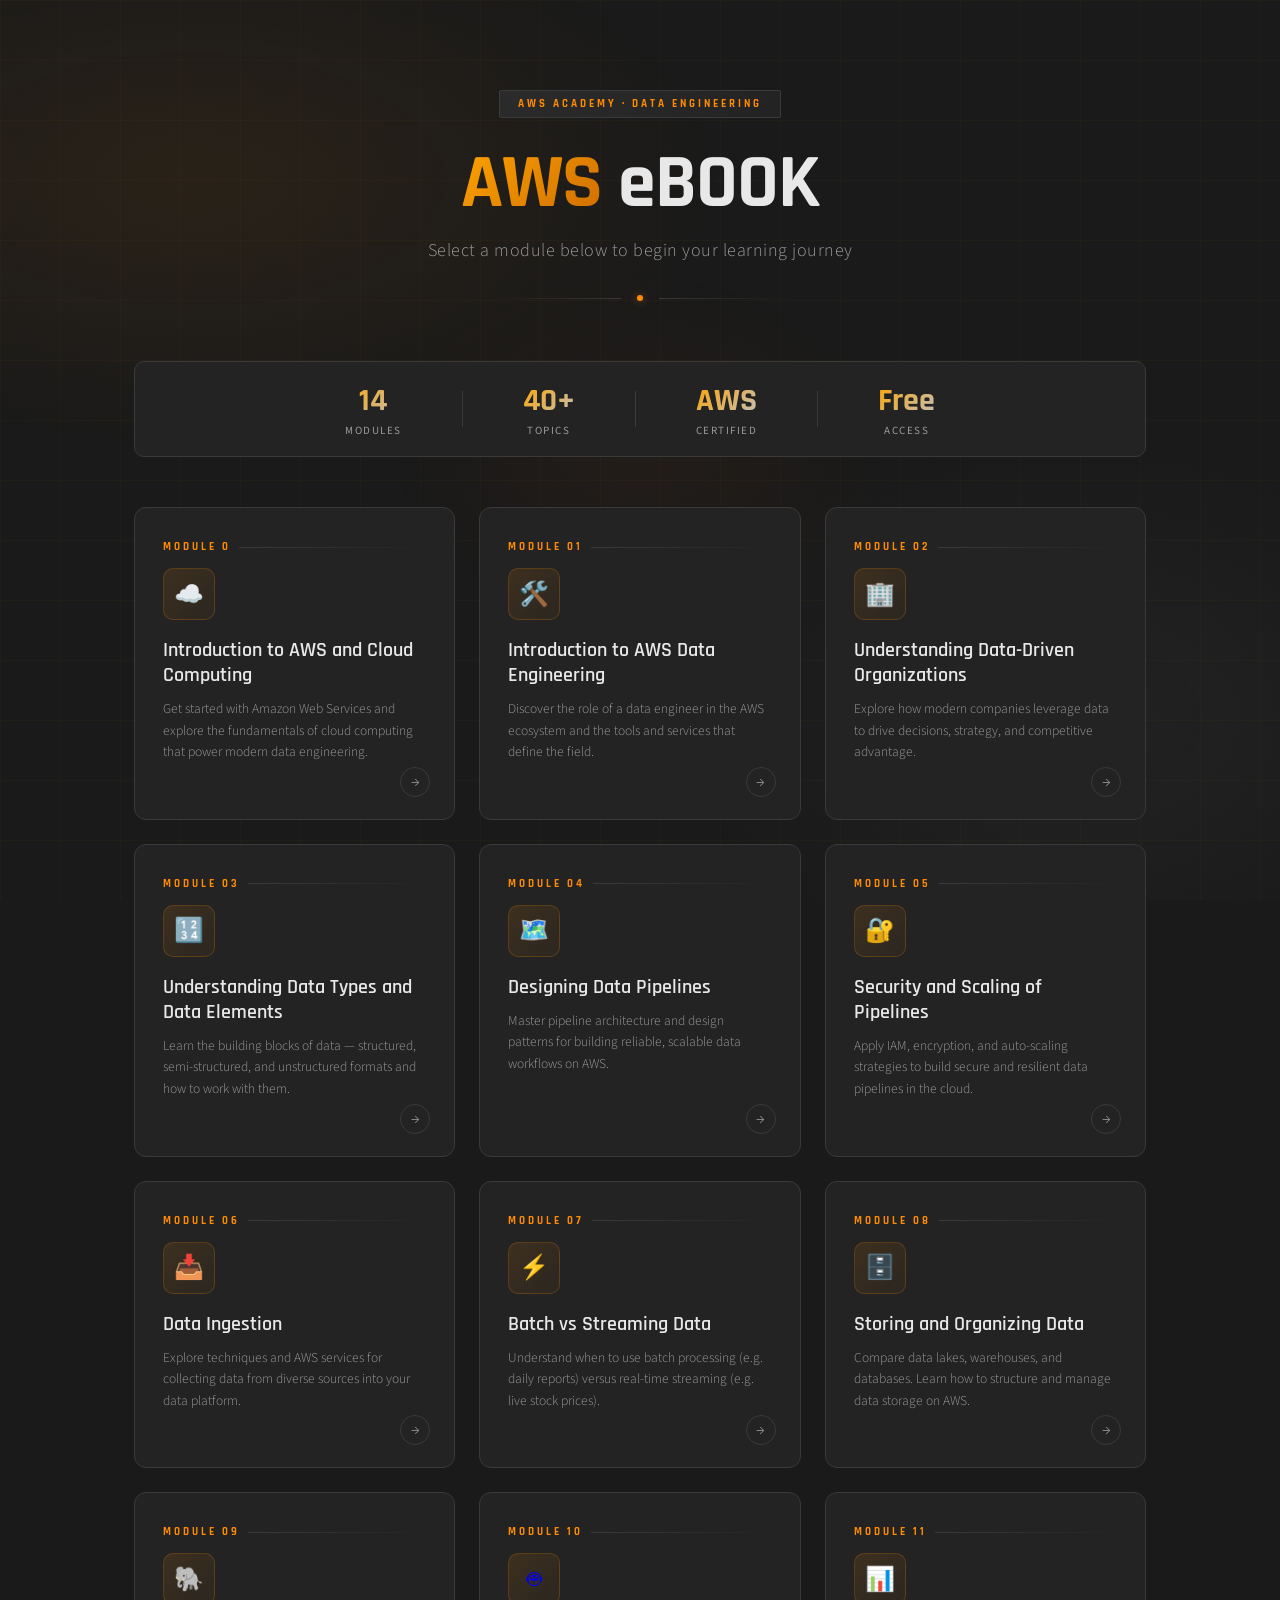
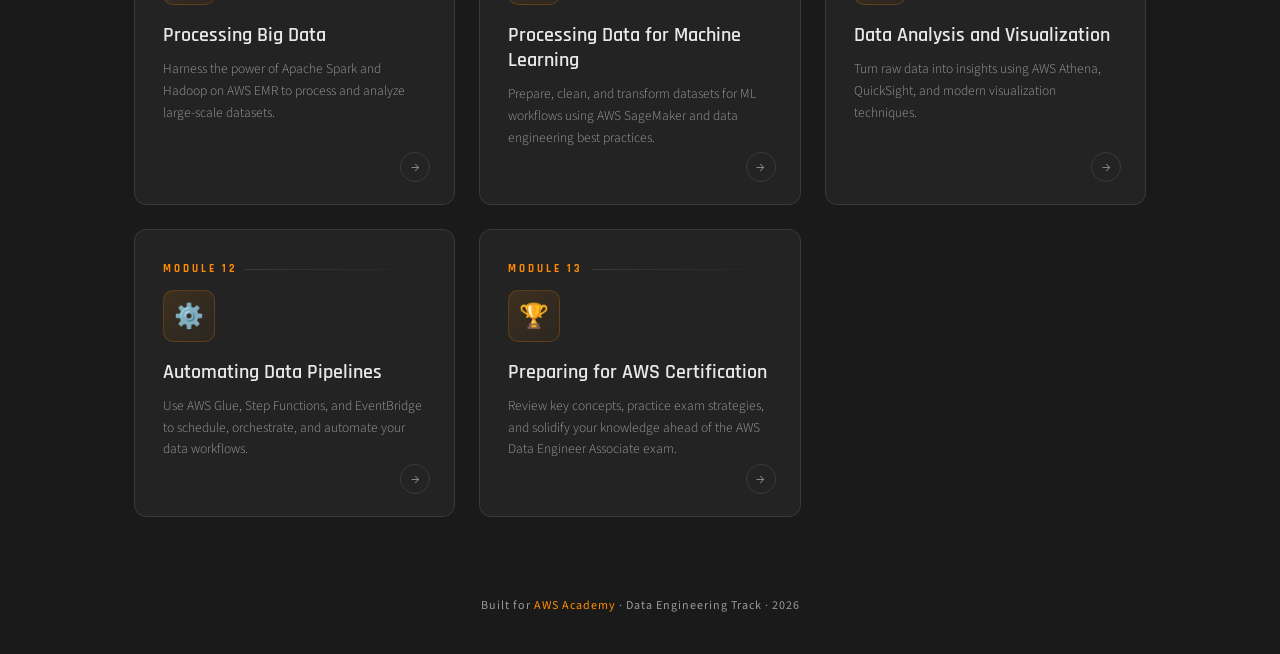
<file: content.html>
<!DOCTYPE html>
<html lang="en">
<head>
  <meta charset="UTF-8">
  <meta name="viewport" content="width=device-width, initial-scale=1.0">
  <title>AWS eBook — Data Engineering</title>
  <link href="https://fonts.googleapis.com/css2?family=Rajdhani:wght@400;500;600;700&family=Source+Sans+3:wght@300;400;600&display=swap" rel="stylesheet">
  <style>
    :root {
      --orange:        #FF8C00;
      --orange-bright: #FFA500;
      --orange-dim:    #CC6A00;
      --silver:        #C0C0C0;
      --silver-light:  #E8E8E8;
      --silver-dim:    #8A8A8A;
      --grey-dark:     #1A1A1A;
      --grey-mid:      #2B2B2B;
      --grey-card:     #232323;
      --grey-border:   #3A3A3A;
      --text-primary:  #F0F0F0;
      --text-muted:    #9A9A9A;
      --glow-orange:   rgba(255,140,0,0.45);
    }

    *, *::before, *::after { box-sizing: border-box; margin: 0; padding: 0; }

    html { scroll-behavior: smooth; }

    body {
      font-family: 'Source Sans 3', sans-serif;
      background-color: var(--grey-dark);
      color: var(--text-primary);
      min-height: 100vh;
      overflow-x: hidden;
    }

    /* Ambient background */
    body::before {
      content: '';
      position: fixed;
      inset: 0;
      background:
        radial-gradient(ellipse 70% 50% at 15% 20%, rgba(255,140,0,0.07) 0%, transparent 60%),
        radial-gradient(ellipse 60% 60% at 85% 80%, rgba(192,192,192,0.05) 0%, transparent 55%),
        radial-gradient(ellipse 40% 40% at 50% 50%, rgba(255,100,0,0.04) 0%, transparent 50%);
      pointer-events: none;
      z-index: 0;
    }

    /* Grid texture */
    body::after {
      content: '';
      position: fixed;
      inset: 0;
      background-image:
        linear-gradient(rgba(255,140,0,0.03) 1px, transparent 1px),
        linear-gradient(90deg, rgba(255,140,0,0.03) 1px, transparent 1px);
      background-size: 60px 60px;
      pointer-events: none;
      z-index: 0;
    }

    /* ── Header ── */
    header {
      position: relative;
      z-index: 10;
      padding: clamp(40px, 8vw, 90px) 24px clamp(30px, 5vw, 60px);
      text-align: center;
    }

    .badge {
      display: inline-block;
      background: linear-gradient(135deg, var(--grey-mid), var(--grey-card));
      border: 1px solid var(--grey-border);
      color: var(--orange);
      font-family: 'Rajdhani', sans-serif;
      font-size: 11px;
      font-weight: 700;
      letter-spacing: 3px;
      text-transform: uppercase;
      padding: 6px 18px;
      border-radius: 2px;
      margin-bottom: 22px;
      position: relative;
      overflow: hidden;
      animation: fadeDown 0.6s ease both;
    }

    .badge::before {
      content: '';
      position: absolute;
      top: 0; left: -100%;
      width: 60%;
      height: 100%;
      background: linear-gradient(90deg, transparent, rgba(255,140,0,0.18), transparent);
      animation: shimmer 2.8s infinite 1s;
    }

    h1 {
      font-family: 'Rajdhani', sans-serif;
      font-size: clamp(36px, 8vw, 76px);
      font-weight: 700;
      line-height: 1;
      letter-spacing: -1px;
      animation: fadeDown 0.7s ease 0.1s both;
    }

    h1 .word-aws {
      background: linear-gradient(135deg, var(--orange-bright), var(--orange-dim));
      -webkit-background-clip: text;
      -webkit-text-fill-color: transparent;
      background-clip: text;
    }

    h1 .word-ebook { color: var(--silver-light); }

    .subtitle {
      margin-top: 16px;
      font-size: clamp(14px, 2.5vw, 18px);
      font-weight: 300;
      color: var(--text-muted);
      letter-spacing: 0.5px;
      animation: fadeDown 0.8s ease 0.2s both;
    }

    .divider {
      display: flex;
      align-items: center;
      justify-content: center;
      gap: 16px;
      margin: 32px auto 0;
      max-width: 300px;
      animation: fadeDown 0.8s ease 0.3s both;
    }

    .divider-line {
      flex: 1;
      height: 1px;
      background: linear-gradient(90deg, transparent, var(--grey-border));
    }

    .divider-line:last-child {
      background: linear-gradient(270deg, transparent, var(--grey-border));
    }

    .divider-dot {
      width: 6px;
      height: 6px;
      border-radius: 50%;
      background: var(--orange);
      box-shadow: 0 0 8px var(--glow-orange);
    }

    /* ── Stats Bar ── */
    .stats-bar {
      position: relative;
      z-index: 10;
      max-width: 1060px;
      margin: 0 auto 50px;
      padding: 0 24px;
      animation: fadeUp 0.8s ease 0.4s both;
    }

    .stats-inner {
      display: flex;
      align-items: center;
      justify-content: center;
      gap: clamp(24px, 5vw, 60px);
      flex-wrap: wrap;
      background: var(--grey-card);
      border: 1px solid var(--grey-border);
      border-radius: 10px;
      padding: 18px 32px;
    }

    .stat-item { text-align: center; }

    .stat-value {
      font-family: 'Rajdhani', sans-serif;
      font-size: clamp(22px, 4vw, 32px);
      font-weight: 700;
      background: linear-gradient(135deg, var(--orange-bright), var(--silver));
      -webkit-background-clip: text;
      -webkit-text-fill-color: transparent;
      background-clip: text;
    }

    .stat-label {
      font-size: 11px;
      color: var(--text-muted);
      letter-spacing: 1.5px;
      text-transform: uppercase;
      margin-top: 2px;
    }

    .stat-sep {
      width: 1px;
      height: 36px;
      background: var(--grey-border);
    }

    /* ── Modules Grid ── */
    .modules-section {
      position: relative;
      z-index: 10;
      max-width: 1060px;
      margin: 0 auto;
      padding: 0 24px 80px;
    }

    .grid {
      display: grid;
      grid-template-columns: repeat(auto-fill, minmax(min(100%, 290px), 1fr));
      gap: 24px;
    }

    /* ── Module Card ── */
    .module-card {
      position: relative;
      background: var(--grey-card);
      border: 1px solid var(--grey-border);
      border-radius: 12px;
      padding: 32px 28px 56px;
      cursor: pointer;
      overflow: hidden;
      transition:
        transform 0.35s cubic-bezier(.22,.88,.22,1),
        box-shadow 0.35s ease,
        border-color 0.35s ease;
      animation: fadeUp 0.7s ease both;
      text-decoration: none;
      display: block;
    }

    /* Staggered entrance */
    .module-card:nth-child(1)  { animation-delay: 0.30s; }
    .module-card:nth-child(2)  { animation-delay: 0.38s; }
    .module-card:nth-child(3)  { animation-delay: 0.46s; }
    .module-card:nth-child(4)  { animation-delay: 0.54s; }
    .module-card:nth-child(5)  { animation-delay: 0.62s; }
    .module-card:nth-child(6)  { animation-delay: 0.70s; }
    .module-card:nth-child(7)  { animation-delay: 0.78s; }
    .module-card:nth-child(8)  { animation-delay: 0.86s; }
    .module-card:nth-child(9)  { animation-delay: 0.94s; }
    .module-card:nth-child(10) { animation-delay: 1.02s; }
    .module-card:nth-child(11) { animation-delay: 1.10s; }
    .module-card:nth-child(12) { animation-delay: 1.18s; }
    .module-card:nth-child(13) { animation-delay: 1.26s; }
    .module-card:nth-child(14) { animation-delay: 1.34s; }

    /* Top accent line */
    .module-card::before {
      content: '';
      position: absolute;
      top: 0; left: 0; right: 0;
      height: 2px;
      background: linear-gradient(90deg, var(--orange-dim), var(--orange-bright), var(--silver));
      transform: scaleX(0);
      transform-origin: left;
      transition: transform 0.4s ease;
    }

    /* Bottom glow sweep */
    .module-card::after {
      content: '';
      position: absolute;
      inset: 0;
      background: radial-gradient(ellipse 60% 50% at 50% 100%, var(--glow-orange), transparent 70%);
      opacity: 0;
      transition: opacity 0.4s ease;
      pointer-events: none;
    }

    .module-card:hover {
      transform: translateY(-8px) scale(1.01);
      border-color: var(--orange-dim);
      box-shadow:
        0 12px 40px rgba(0,0,0,0.5),
        0 0 0 1px rgba(255,140,0,0.2),
        inset 0 0 30px rgba(255,140,0,0.04);
    }

    .module-card:hover::before { transform: scaleX(1); }
    .module-card:hover::after  { opacity: 1; }
    .module-card:active        { transform: translateY(-4px) scale(0.99); }

    /* Number badge */
    .card-number {
      font-family: 'Rajdhani', sans-serif;
      font-size: 11px;
      font-weight: 700;
      letter-spacing: 3px;
      color: var(--orange);
      text-transform: uppercase;
      margin-bottom: 14px;
      display: flex;
      align-items: center;
      gap: 8px;
    }

    .card-number::after {
      content: '';
      flex: 1;
      height: 1px;
      background: linear-gradient(90deg, var(--grey-border), transparent);
    }

    /* Icon */
    .card-icon {
      width: 52px;
      height: 52px;
      border-radius: 10px;
      background: linear-gradient(135deg, rgba(255,140,0,0.12), rgba(255,140,0,0.04));
      border: 1px solid rgba(255,140,0,0.2);
      display: flex;
      align-items: center;
      justify-content: center;
      font-size: 24px;
      margin-bottom: 18px;
      transition: background 0.3s ease, transform 0.3s ease;
    }

    .module-card:hover .card-icon {
      background: linear-gradient(135deg, rgba(255,140,0,0.22), rgba(255,140,0,0.08));
      transform: scale(1.08);
    }

    .card-title {
      font-family: 'Rajdhani', sans-serif;
      font-size: clamp(17px, 2.2vw, 20px);
      font-weight: 600;
      color: var(--silver-light);
      line-height: 1.25;
      margin-bottom: 10px;
      transition: color 0.3s ease;
    }

    .module-card:hover .card-title { color: #fff; }

    .card-desc {
      font-size: 13.5px;
      color: var(--text-muted);
      line-height: 1.6;
      font-weight: 300;
    }

    /* Arrow */
    .card-arrow {
      position: absolute;
      bottom: 22px;
      right: 24px;
      width: 30px;
      height: 30px;
      border-radius: 50%;
      border: 1px solid var(--grey-border);
      display: flex;
      align-items: center;
      justify-content: center;
      color: var(--silver-dim);
      font-size: 14px;
      transition: all 0.35s ease;
    }

    .module-card:hover .card-arrow {
      background: var(--orange);
      border-color: var(--orange);
      color: #111;
      transform: translate(3px, -3px);
      box-shadow: 0 4px 16px var(--glow-orange);
    }

    /* ── Footer ── */
    footer {
      position: relative;
      z-index: 10;
      text-align: center;
      padding: 0 24px 40px;
      color: var(--text-muted);
      font-size: 12px;
      letter-spacing: 1px;
    }

    footer span { color: var(--orange); }

    /* ── Animations ── */
    @keyframes fadeDown {
      from { opacity: 0; transform: translateY(-18px); }
      to   { opacity: 1; transform: translateY(0); }
    }

    @keyframes fadeUp {
      from { opacity: 0; transform: translateY(22px); }
      to   { opacity: 1; transform: translateY(0); }
    }

    @keyframes shimmer {
      0%   { left: -100%; }
      100% { left: 200%; }
    }

    /* ── Ripple keyframe (injected once) ── */
    @keyframes rippleAnim {
      to { transform: scale(40); opacity: 0; }
    }

    /* ── Responsive ── */
    @media (max-width: 600px) {
      .grid { grid-template-columns: 1fr; }
      .stats-inner { gap: 20px; }
      .stat-sep { display: none; }
    }

    @media (min-width: 601px) and (max-width: 860px) {
      .grid { grid-template-columns: repeat(2, 1fr); }
    }

    /* Scrollbar */
    ::-webkit-scrollbar { width: 6px; }
    ::-webkit-scrollbar-track { background: var(--grey-dark); }
    ::-webkit-scrollbar-thumb { background: var(--grey-border); border-radius: 3px; }
    ::-webkit-scrollbar-thumb:hover { background: var(--orange-dim); }
  </style>
</head>
<body>

  <header>
    <div class="badge">AWS Academy · Data Engineering</div>
    <h1>
      <span class="word-aws">AWS</span>&nbsp;<span class="word-ebook">eBOOK</span>
    </h1>
    <p class="subtitle">Select a module below to begin your learning journey</p>
    <div class="divider">
      <div class="divider-line"></div>
      <div class="divider-dot"></div>
      <div class="divider-line"></div>
    </div>
  </header>

  <div class="stats-bar">
    <div class="stats-inner">
      <div class="stat-item">
        <div class="stat-value">14</div>
        <div class="stat-label">Modules</div>
      </div>
      <div class="stat-sep"></div>
      <div class="stat-item">
        <div class="stat-value">40+</div>
        <div class="stat-label">Topics</div>
      </div>
      <div class="stat-sep"></div>
      <div class="stat-item">
        <div class="stat-value">AWS</div>
        <div class="stat-label">Certified</div>
      </div>
      <div class="stat-sep"></div>
      <div class="stat-item">
        <div class="stat-value">Free</div>
        <div class="stat-label">Access</div>
      </div>
    </div>
  </div>

  <section class="modules-section">
    <div class="grid">

      <a class="module-card" href="topics/aws-intro.html">
        <div class="card-number">Module 0</div>
        <div class="card-icon">☁️</div>
        <div class="card-title">Introduction to AWS and Cloud Computing</div>
        <div class="card-desc">Get started with Amazon Web Services and explore the fundamentals of cloud computing that power modern data engineering.</div>
        <div class="card-arrow">→</div>
      </a>

      <a class="module-card" href="topics/data-engineering-intro.html">
        <div class="card-number">Module 01</div>
        <div class="card-icon">🛠️</div>
        <div class="card-title">Introduction to AWS Data Engineering</div>
        <div class="card-desc">Discover the role of a data engineer in the AWS ecosystem and the tools and services that define the field.</div>
        <div class="card-arrow">→</div>
      </a>

      <a class="module-card" href="topics/data-driven-orgs.html">
        <div class="card-number">Module 02</div>
        <div class="card-icon">🏢</div>
        <div class="card-title">Understanding Data-Driven Organizations</div>
        <div class="card-desc">Explore how modern companies leverage data to drive decisions, strategy, and competitive advantage.</div>
        <div class="card-arrow">→</div>
      </a>

      <a class="module-card" href="topics/data-types.html">
        <div class="card-number">Module 03</div>
        <div class="card-icon">🔢</div>
        <div class="card-title">Understanding Data Types and Data Elements</div>
        <div class="card-desc">Learn the building blocks of data — structured, semi-structured, and unstructured formats and how to work with them.</div>
        <div class="card-arrow">→</div>
      </a>

      <a class="module-card" href="topics/pipeline-design.html">
        <div class="card-number">Module 04</div>
        <div class="card-icon">🗺️</div>
        <div class="card-title">Designing Data Pipelines</div>
        <div class="card-desc">Master pipeline architecture and design patterns for building reliable, scalable data workflows on AWS.</div>
        <div class="card-arrow">→</div>
      </a>

      <a class="module-card" href="topics/security-scaling.html">
        <div class="card-number">Module 05</div>
        <div class="card-icon">🔐</div>
        <div class="card-title">Security and Scaling of Pipelines</div>
        <div class="card-desc">Apply IAM, encryption, and auto-scaling strategies to build secure and resilient data pipelines in the cloud.</div>
        <div class="card-arrow">→</div>
      </a>

      <a class="module-card" href="topics/data-ingestion.html">
        <div class="card-number">Module 06</div>
        <div class="card-icon">📥</div>
        <div class="card-title">Data Ingestion</div>
        <div class="card-desc">Explore techniques and AWS services for collecting data from diverse sources into your data platform.</div>
        <div class="card-arrow">→</div>
      </a>

      <a class="module-card" href="topics/batch-streaming.html">
        <div class="card-number">Module 07</div>
        <div class="card-icon">⚡</div>
        <div class="card-title">Batch vs Streaming Data</div>
        <div class="card-desc">Understand when to use batch processing (e.g. daily reports) versus real-time streaming (e.g. live stock prices).</div>
        <div class="card-arrow">→</div>
      </a>

      <a class="module-card" href="topics/data-storage.html">
        <div class="card-number">Module 08</div>
        <div class="card-icon">🗄️</div>
        <div class="card-title">Storing and Organizing Data</div>
        <div class="card-desc">Compare data lakes, warehouses, and databases. Learn how to structure and manage data storage on AWS.</div>
        <div class="card-arrow">→</div>
      </a>

      <a class="module-card" href="topics/big-data.html">
        <div class="card-number">Module 09</div>
        <div class="card-icon">🐘</div>
        <div class="card-title">Processing Big Data</div>
        <div class="card-desc">Harness the power of Apache Spark and Hadoop on AWS EMR to process and analyze large-scale datasets.</div>
        <div class="card-arrow">→</div>
      </a>

      <a class="module-card" href="topics/ml-processing.html">
        <div class="card-number">Module 10</div>
        <div class="card-icon">🤖</div>
        <div class="card-title">Processing Data for Machine Learning</div>
        <div class="card-desc">Prepare, clean, and transform datasets for ML workflows using AWS SageMaker and data engineering best practices.</div>
        <div class="card-arrow">→</div>
      </a>

      <a class="module-card" href="topics/analysis-visualization.html">
        <div class="card-number">Module 11</div>
        <div class="card-icon">📊</div>
        <div class="card-title">Data Analysis and Visualization</div>
        <div class="card-desc">Turn raw data into insights using AWS Athena, QuickSight, and modern visualization techniques.</div>
        <div class="card-arrow">→</div>
      </a>

      <a class="module-card" href="topics/automation.html">
        <div class="card-number">Module 12</div>
        <div class="card-icon">⚙️</div>
        <div class="card-title">Automating Data Pipelines</div>
        <div class="card-desc">Use AWS Glue, Step Functions, and EventBridge to schedule, orchestrate, and automate your data workflows.</div>
        <div class="card-arrow">→</div>
      </a>

      <a class="module-card" href="topics/certification.html">
        <div class="card-number">Module 13</div>
        <div class="card-icon">🏆</div>
        <div class="card-title">Preparing for AWS Certification</div>
        <div class="card-desc">Review key concepts, practice exam strategies, and solidify your knowledge ahead of the AWS Data Engineer Associate exam.</div>
        <div class="card-arrow">→</div>
      </a>

    </div>
  </section>

  <footer>
    Built for <span>AWS Academy</span> · Data Engineering Track · 2026
  </footer>

  <script>
    document.querySelectorAll('.module-card').forEach(card => {
      card.addEventListener('click', function(e) {
        e.preventDefault();
        const href = this.getAttribute('href');

        const ripple = document.createElement('span');
        ripple.style.cssText = `
          position: absolute;
          width: 8px;
          height: 8px;
          background: rgba(255,140,0,0.5);
          border-radius: 50%;
          transform: scale(0);
          animation: rippleAnim 0.6s ease forwards;
          left: ${e.offsetX - 4}px;
          top: ${e.offsetY - 4}px;
          pointer-events: none;
          z-index: 99;
        `;
        this.appendChild(ripple);

        setTimeout(() => { window.location.href = href; }, 400);
        setTimeout(() => ripple.remove(), 700);
      });
    });
  </script>

</body>
</html>
</file>
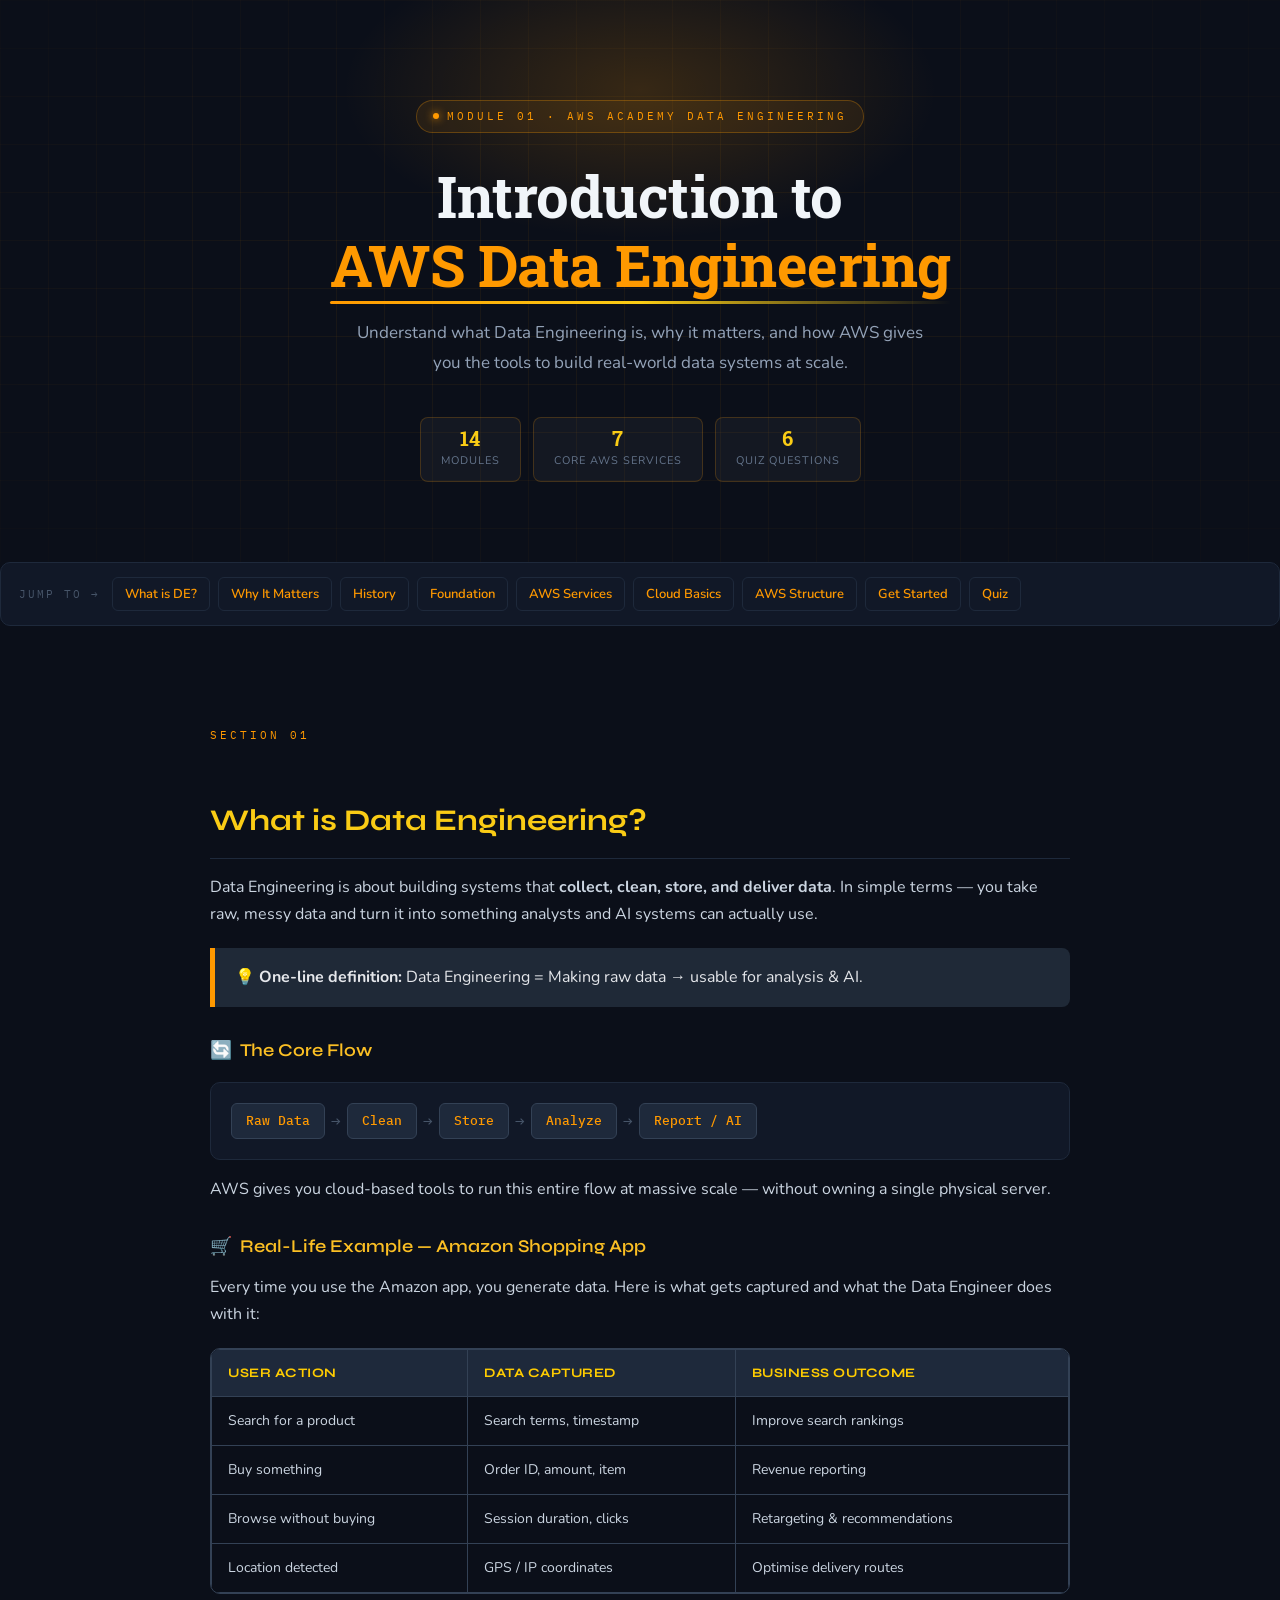
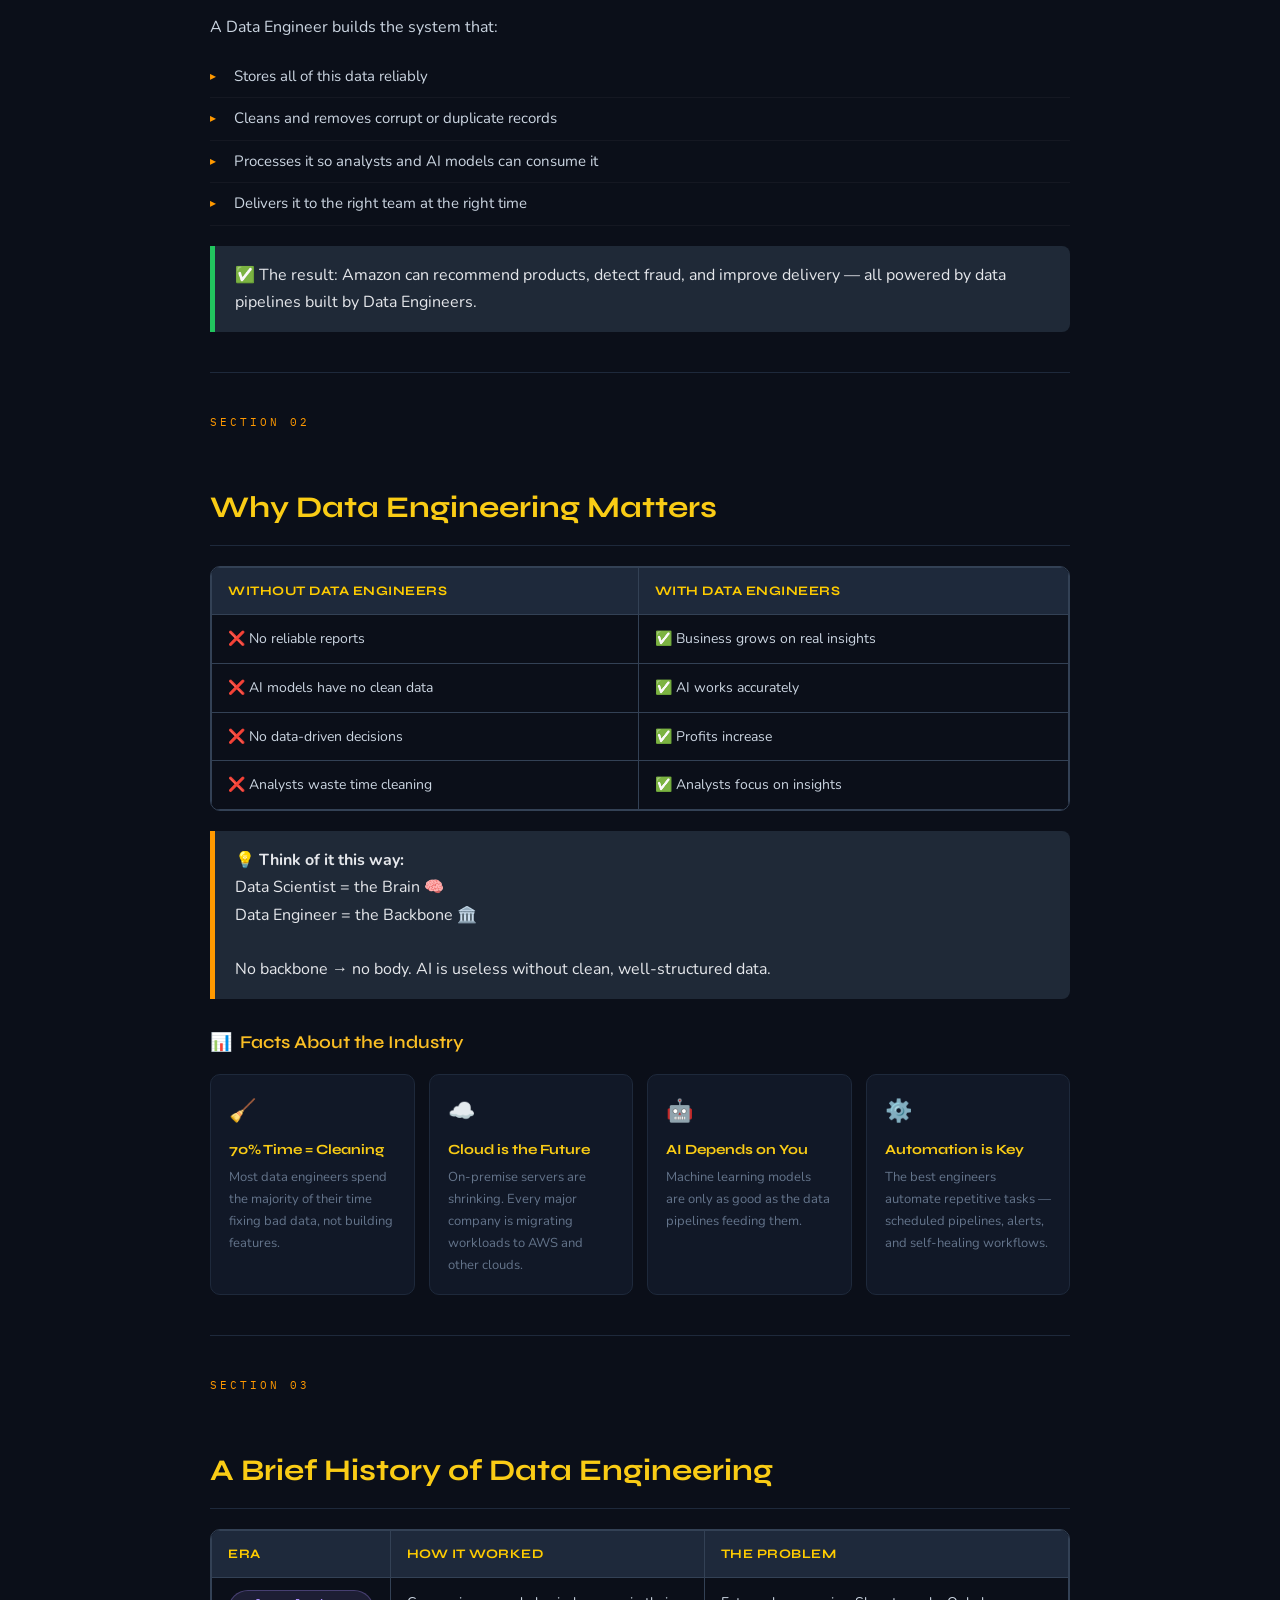
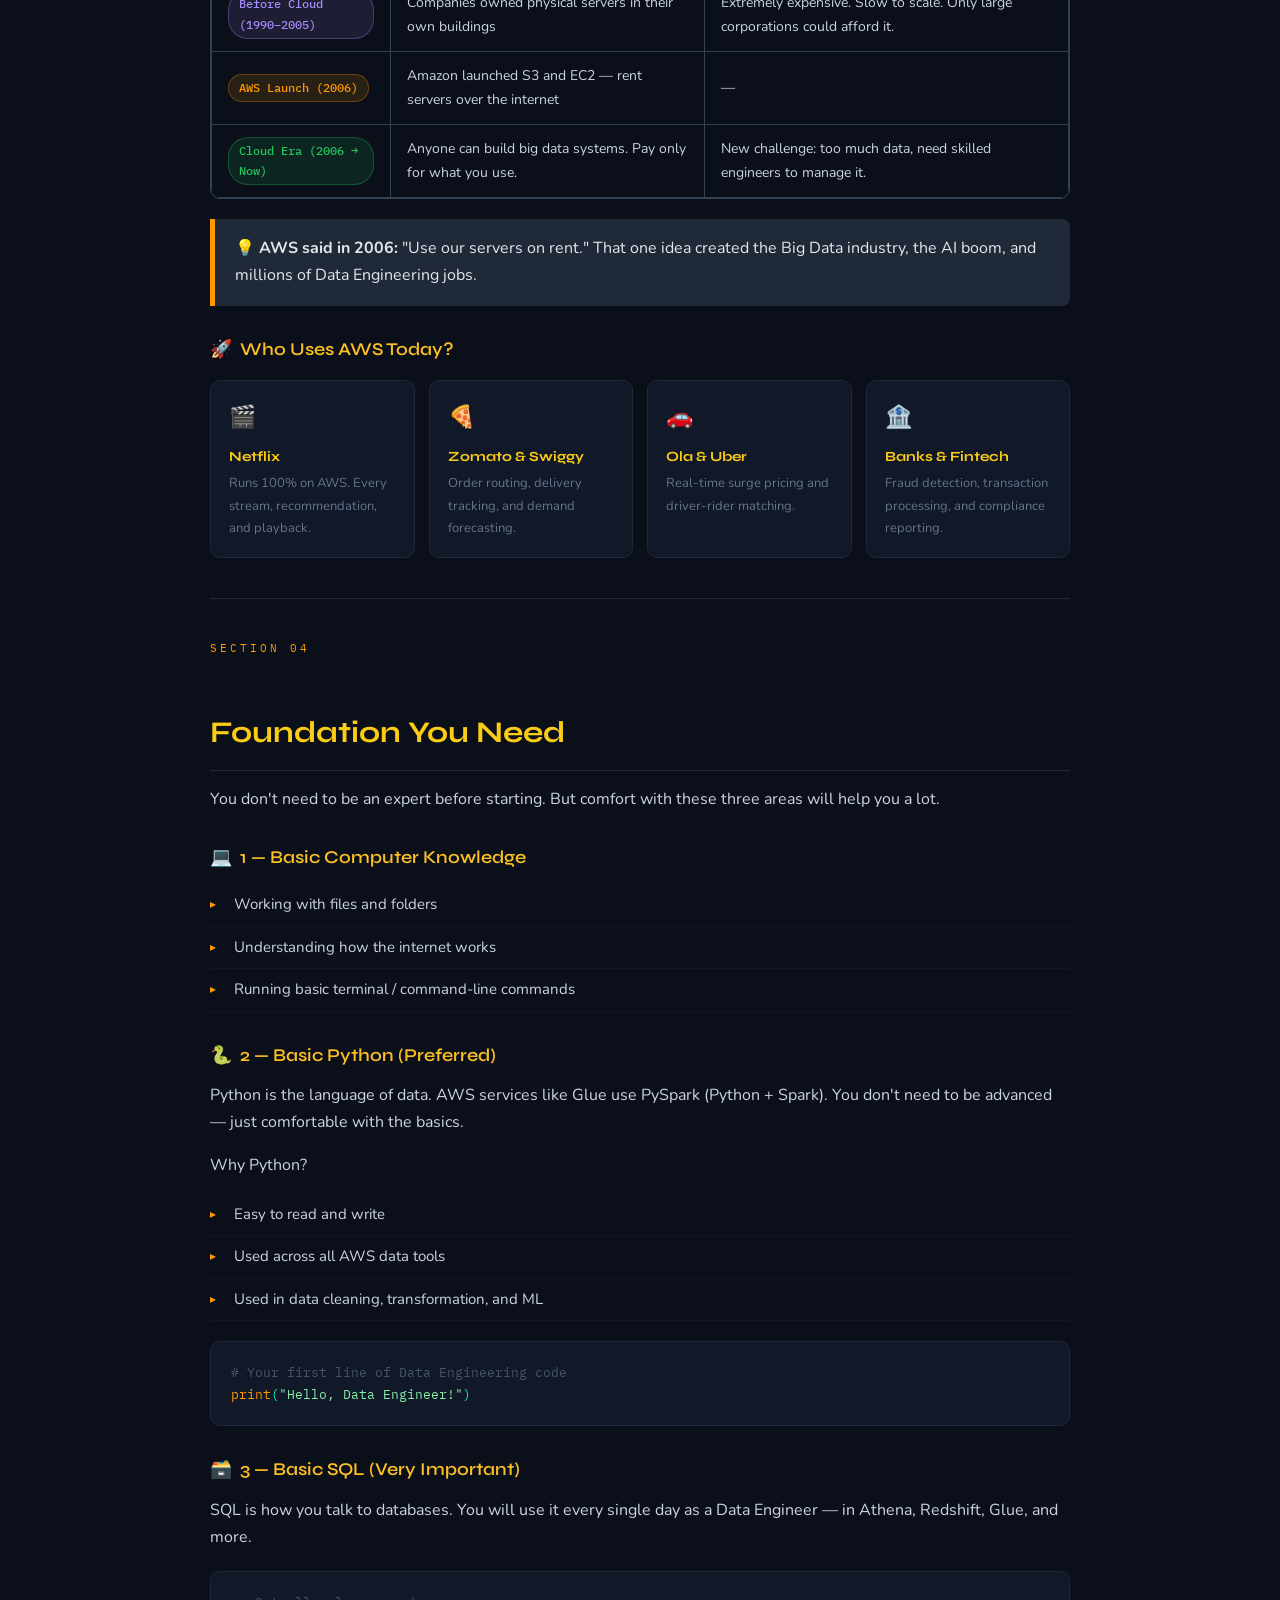
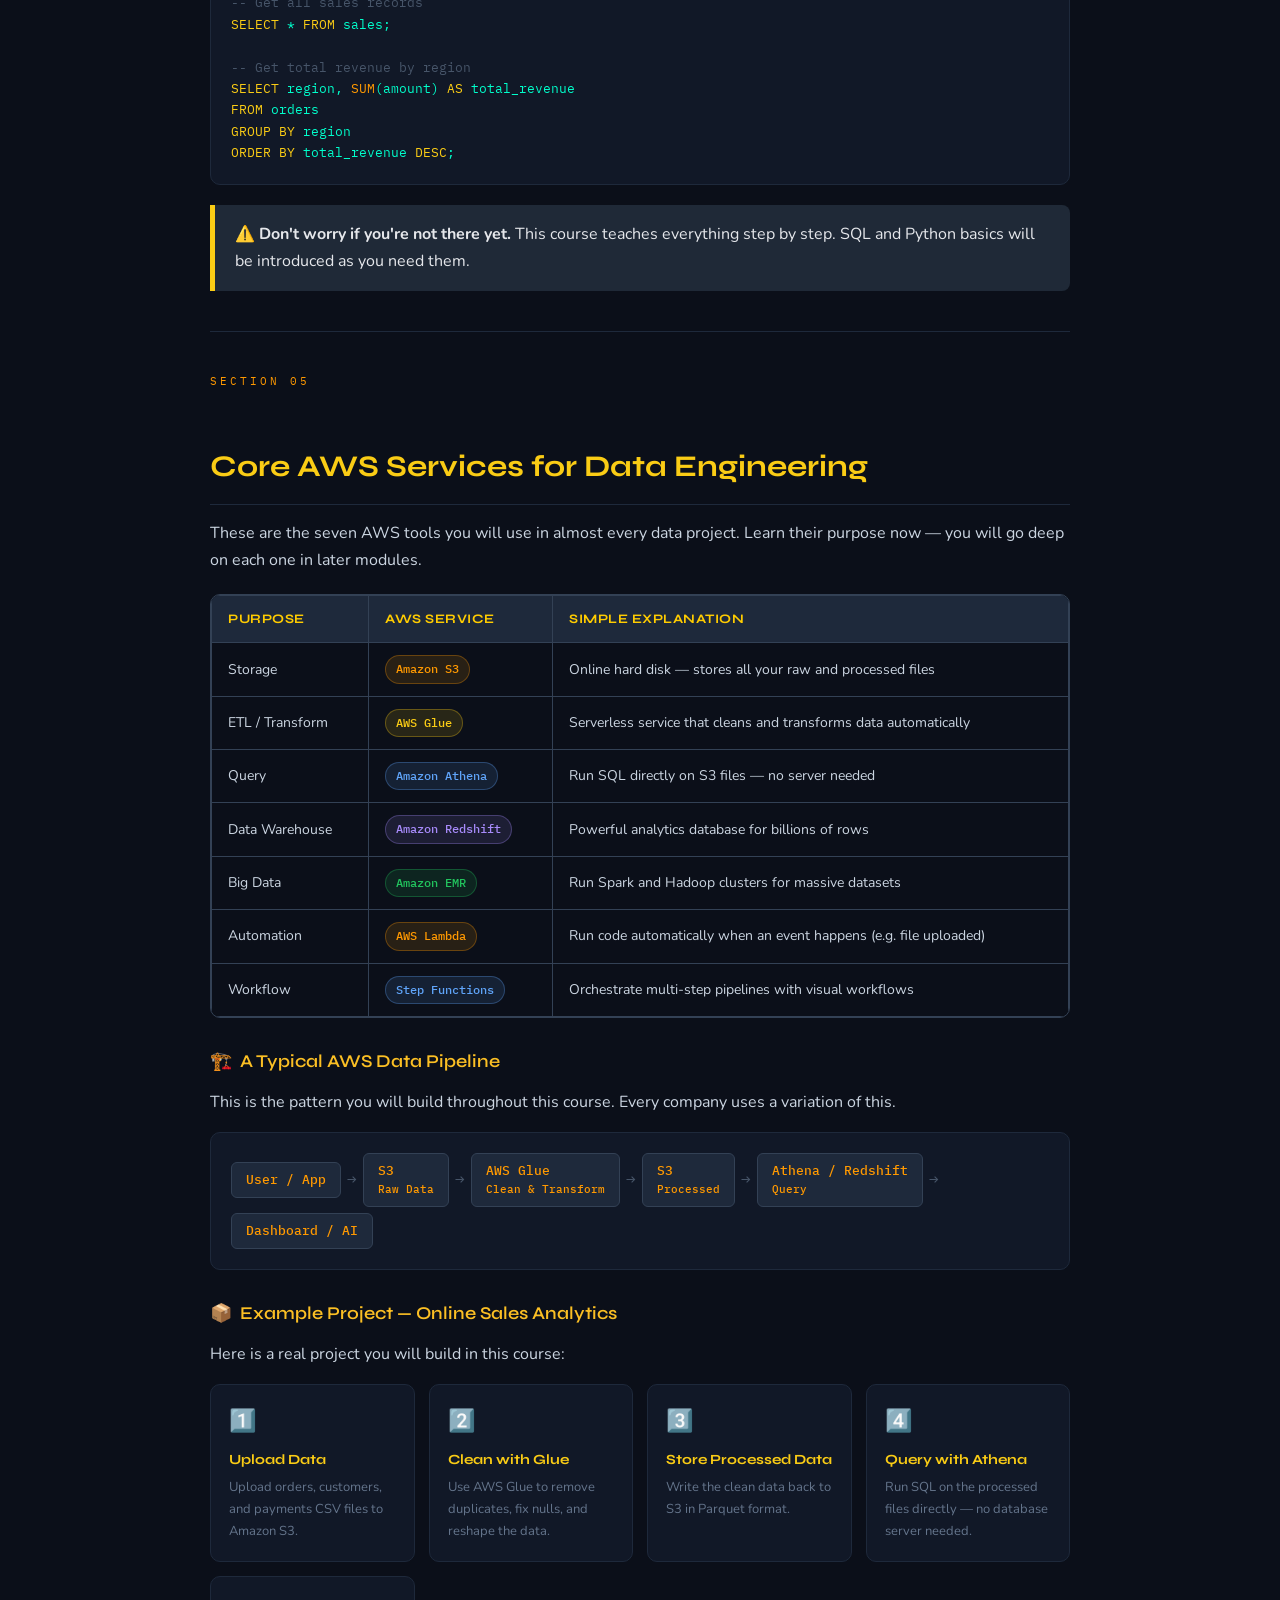
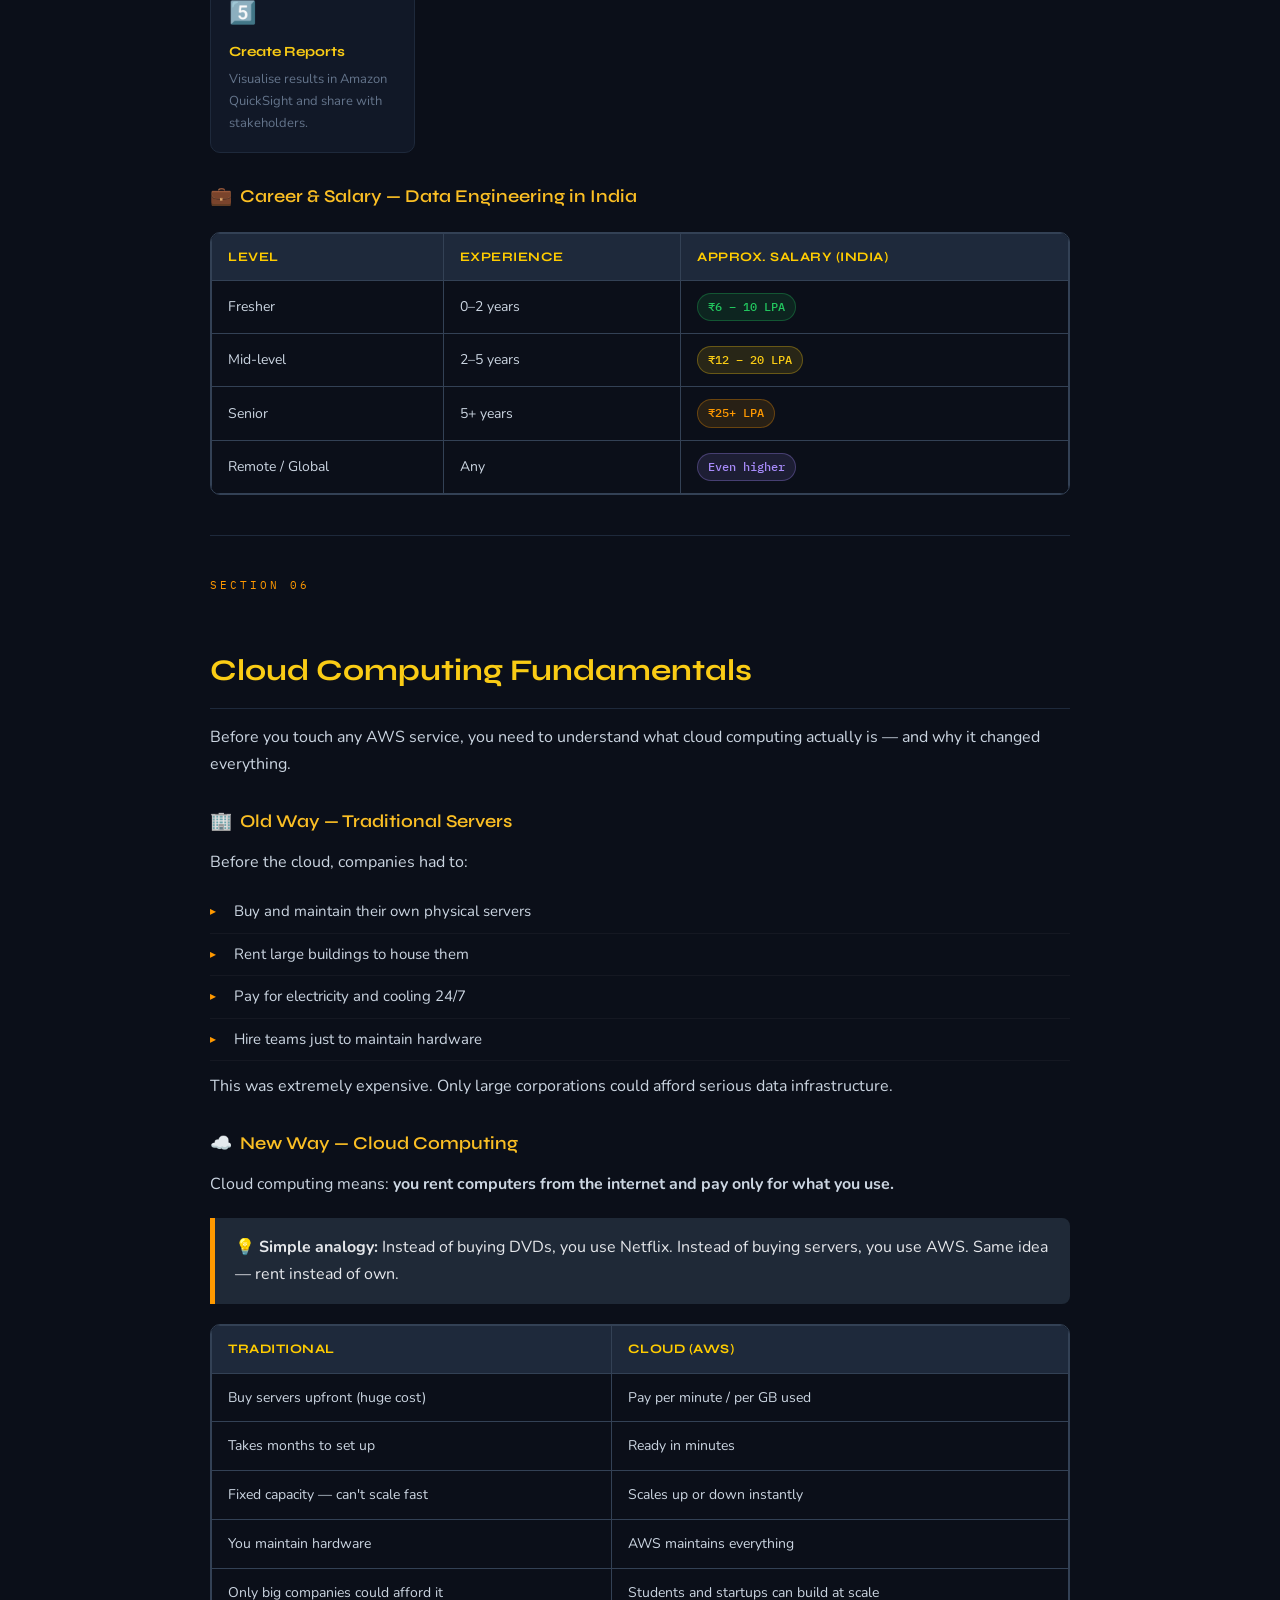
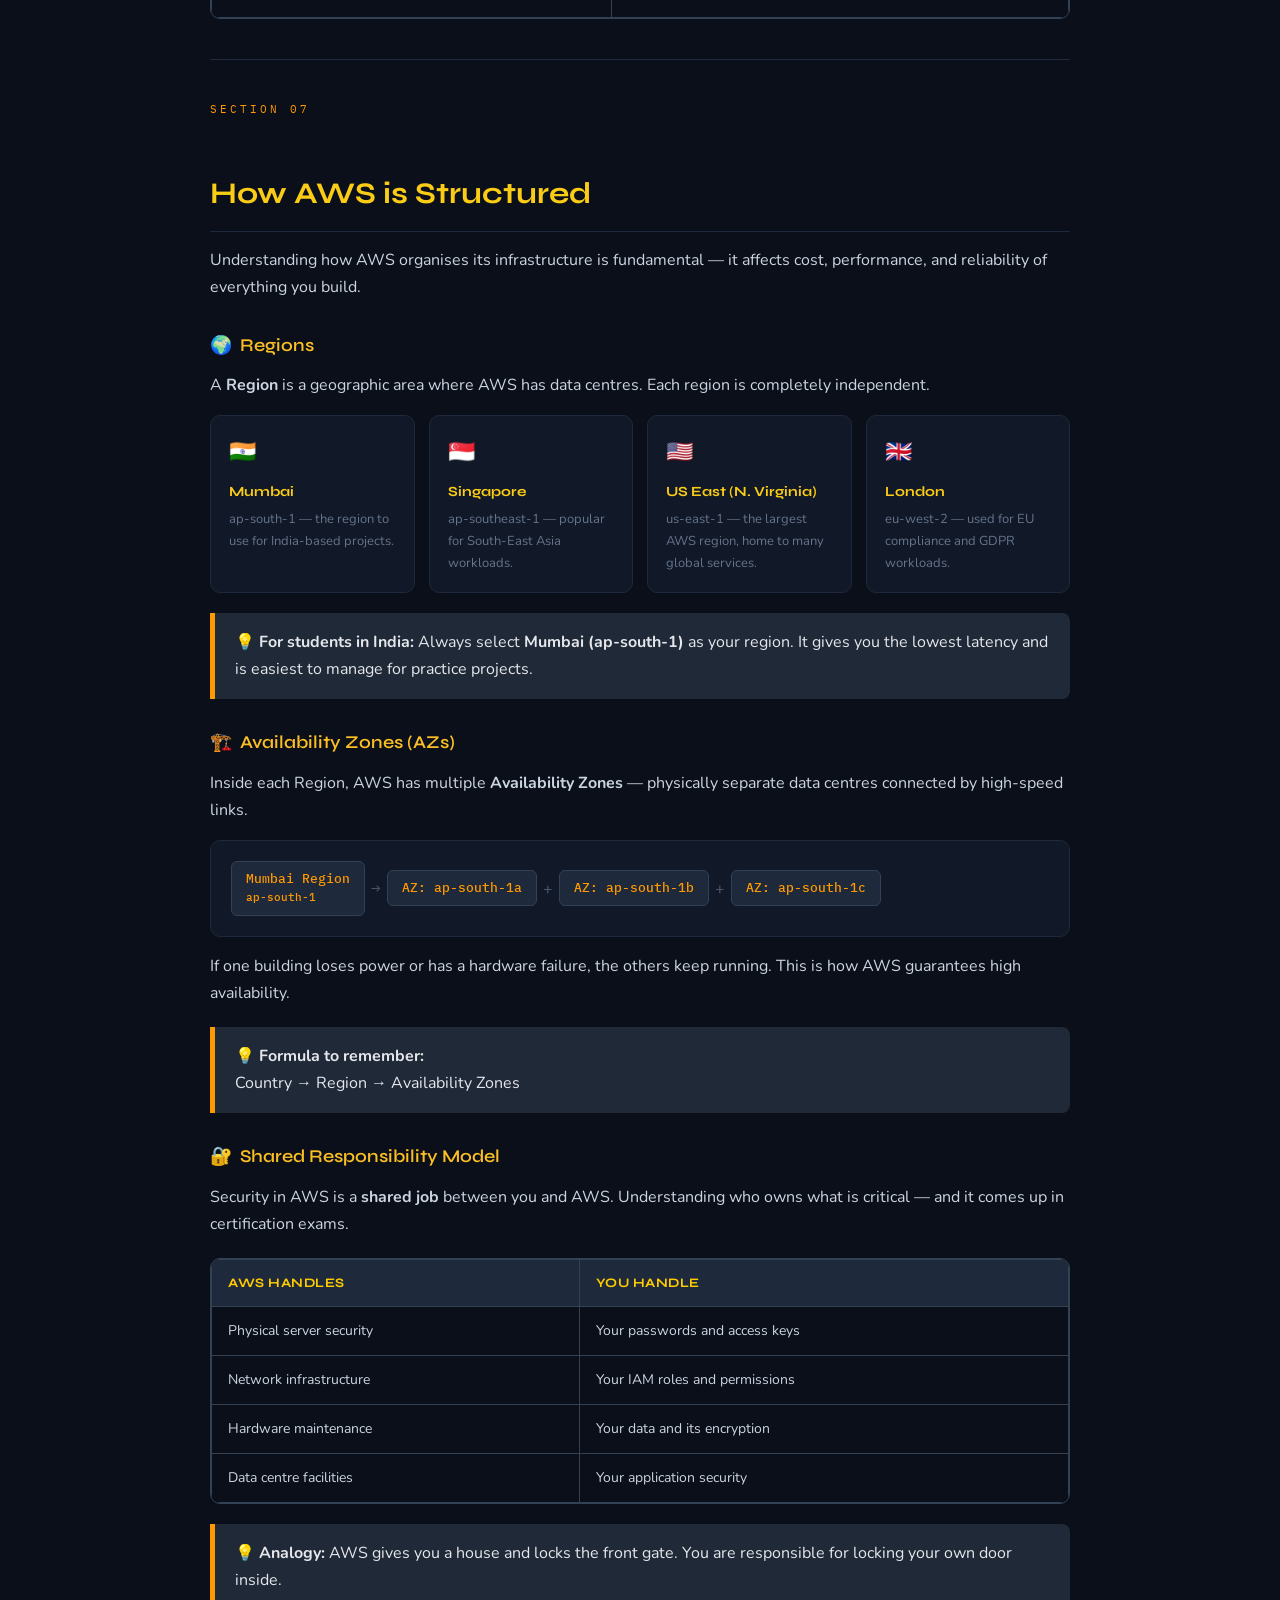
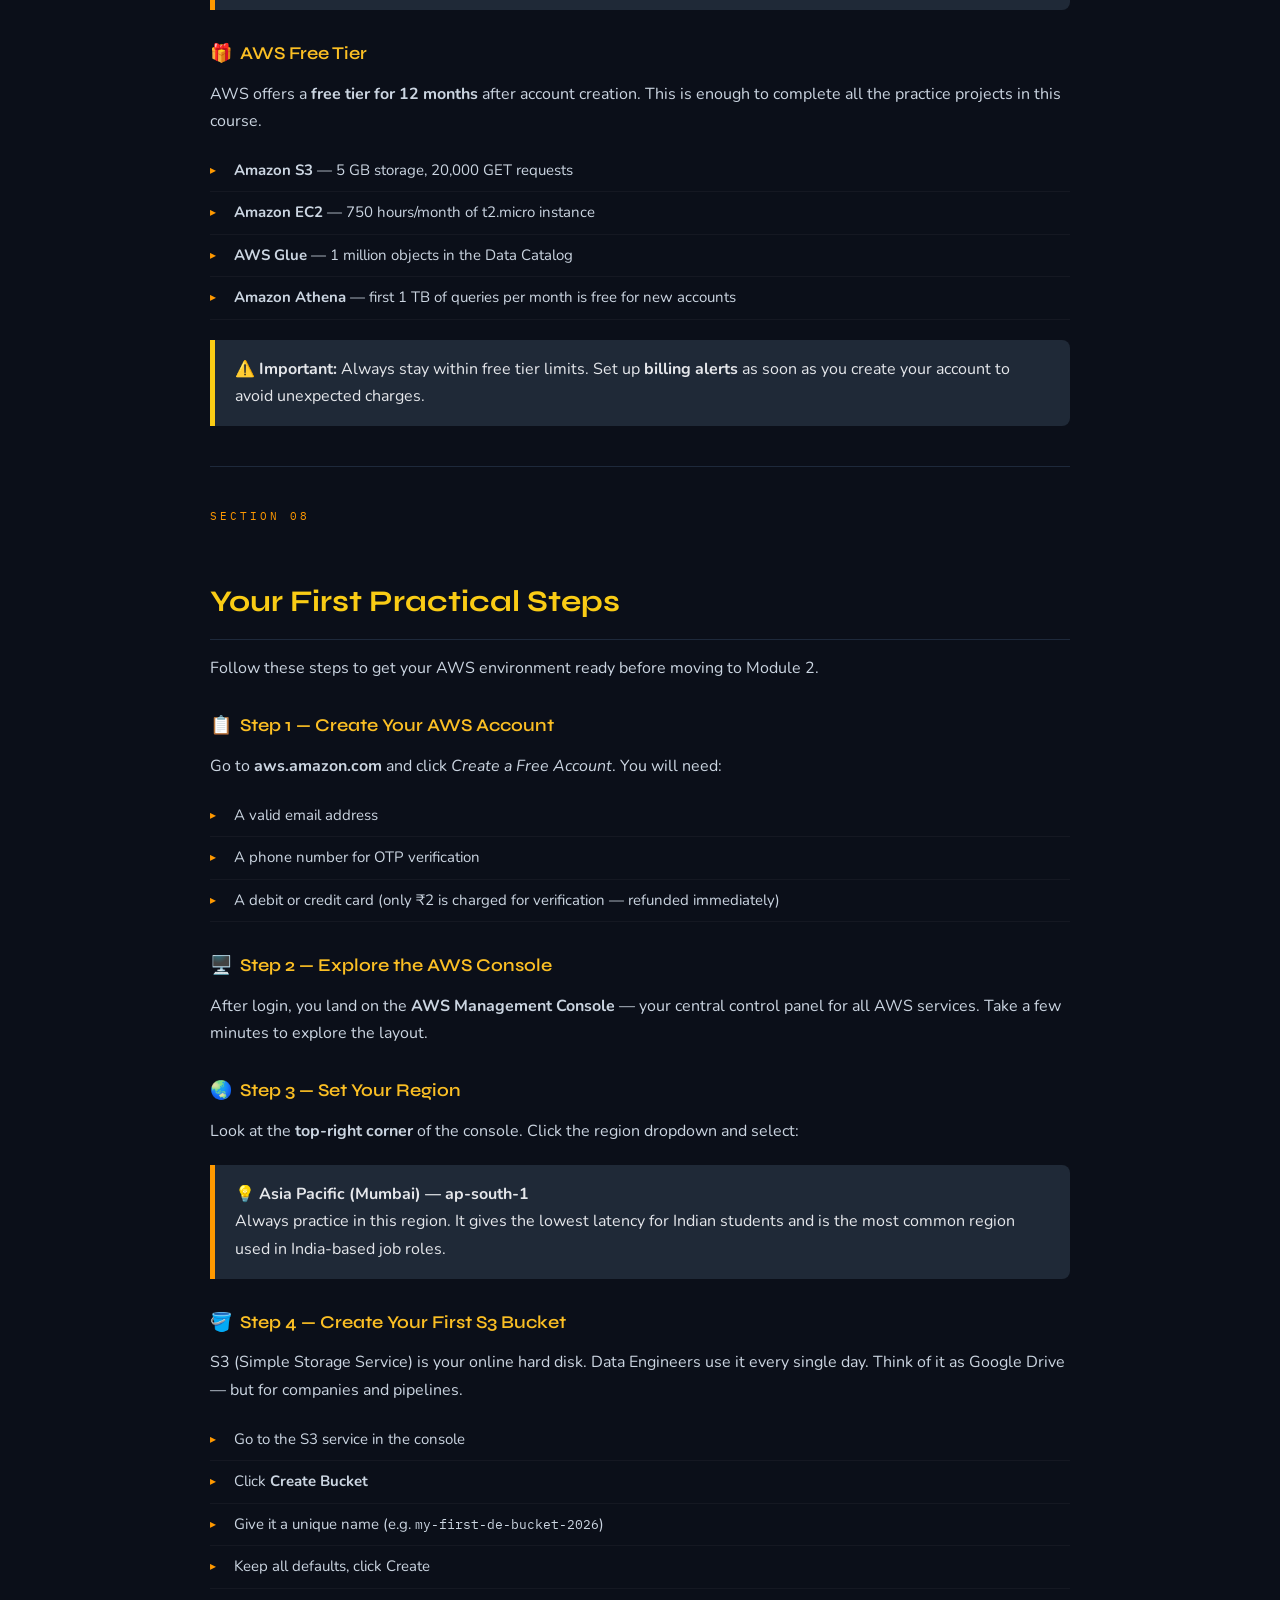
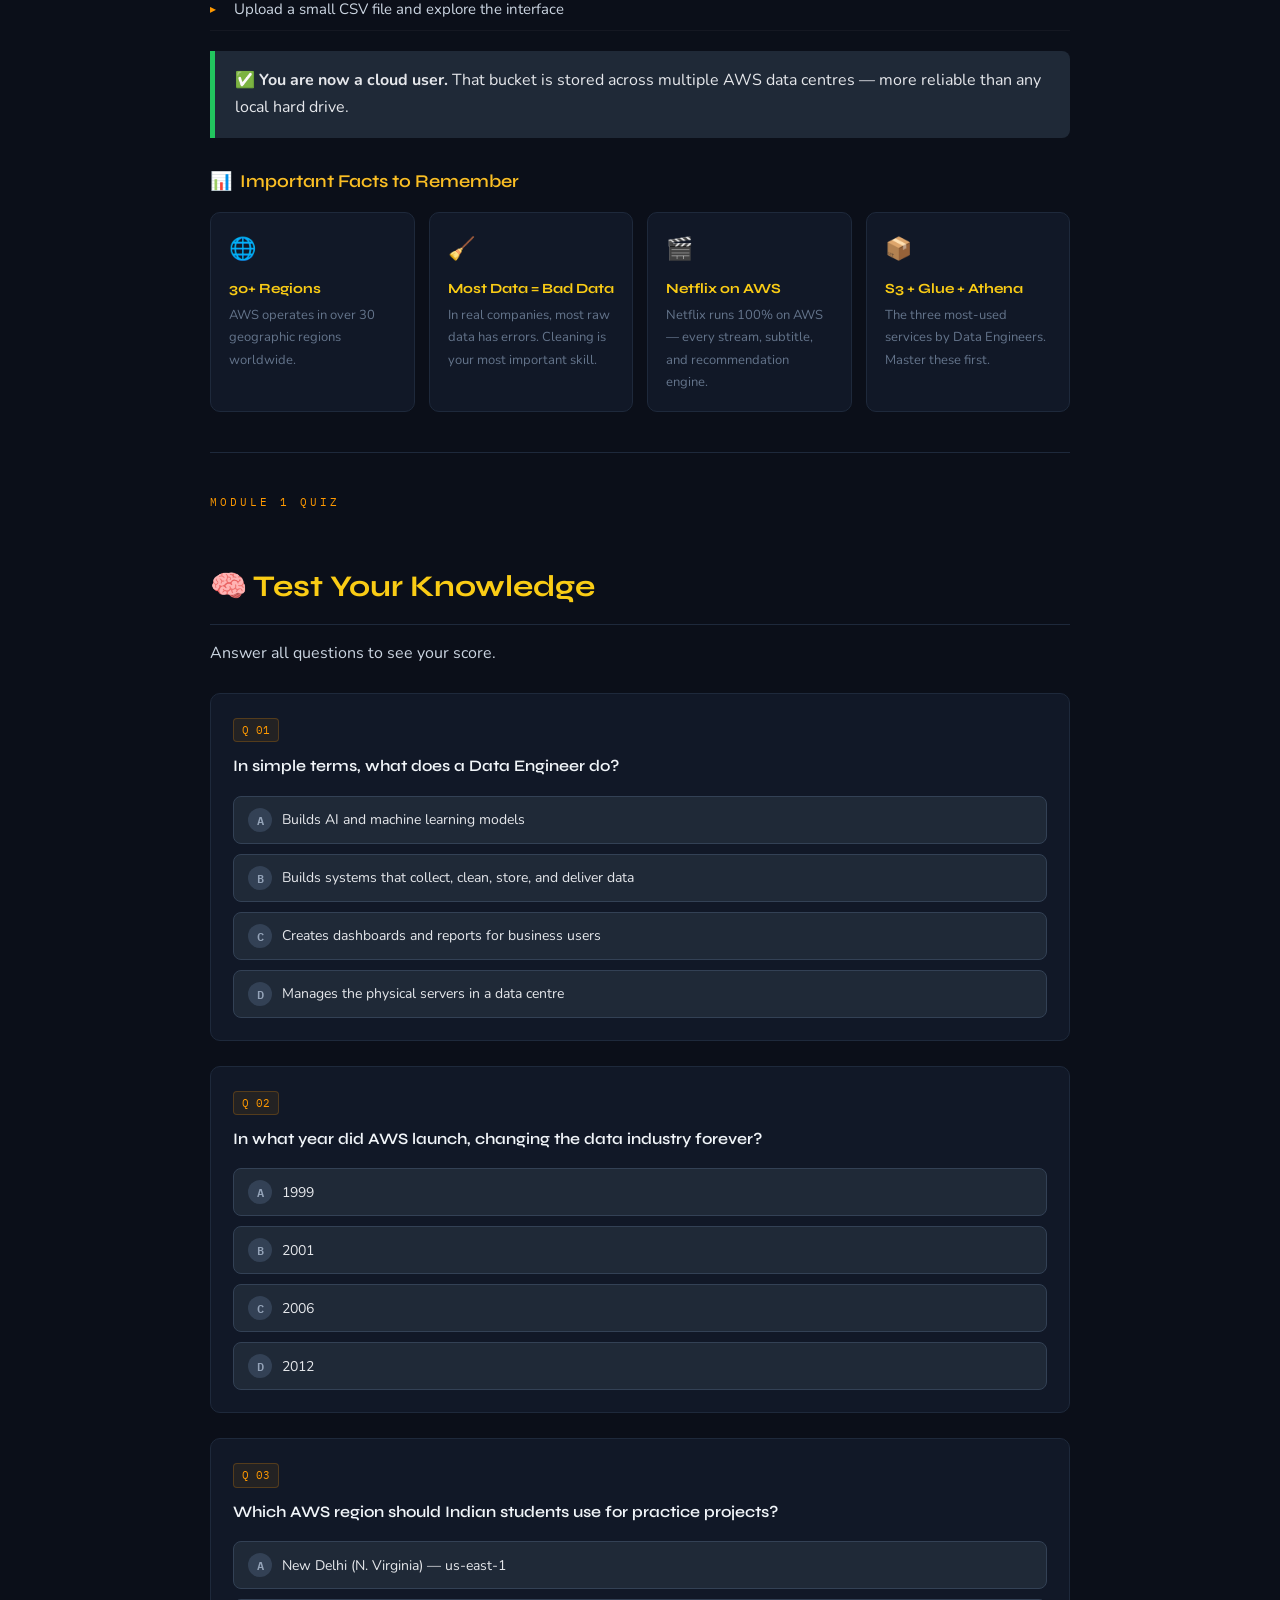
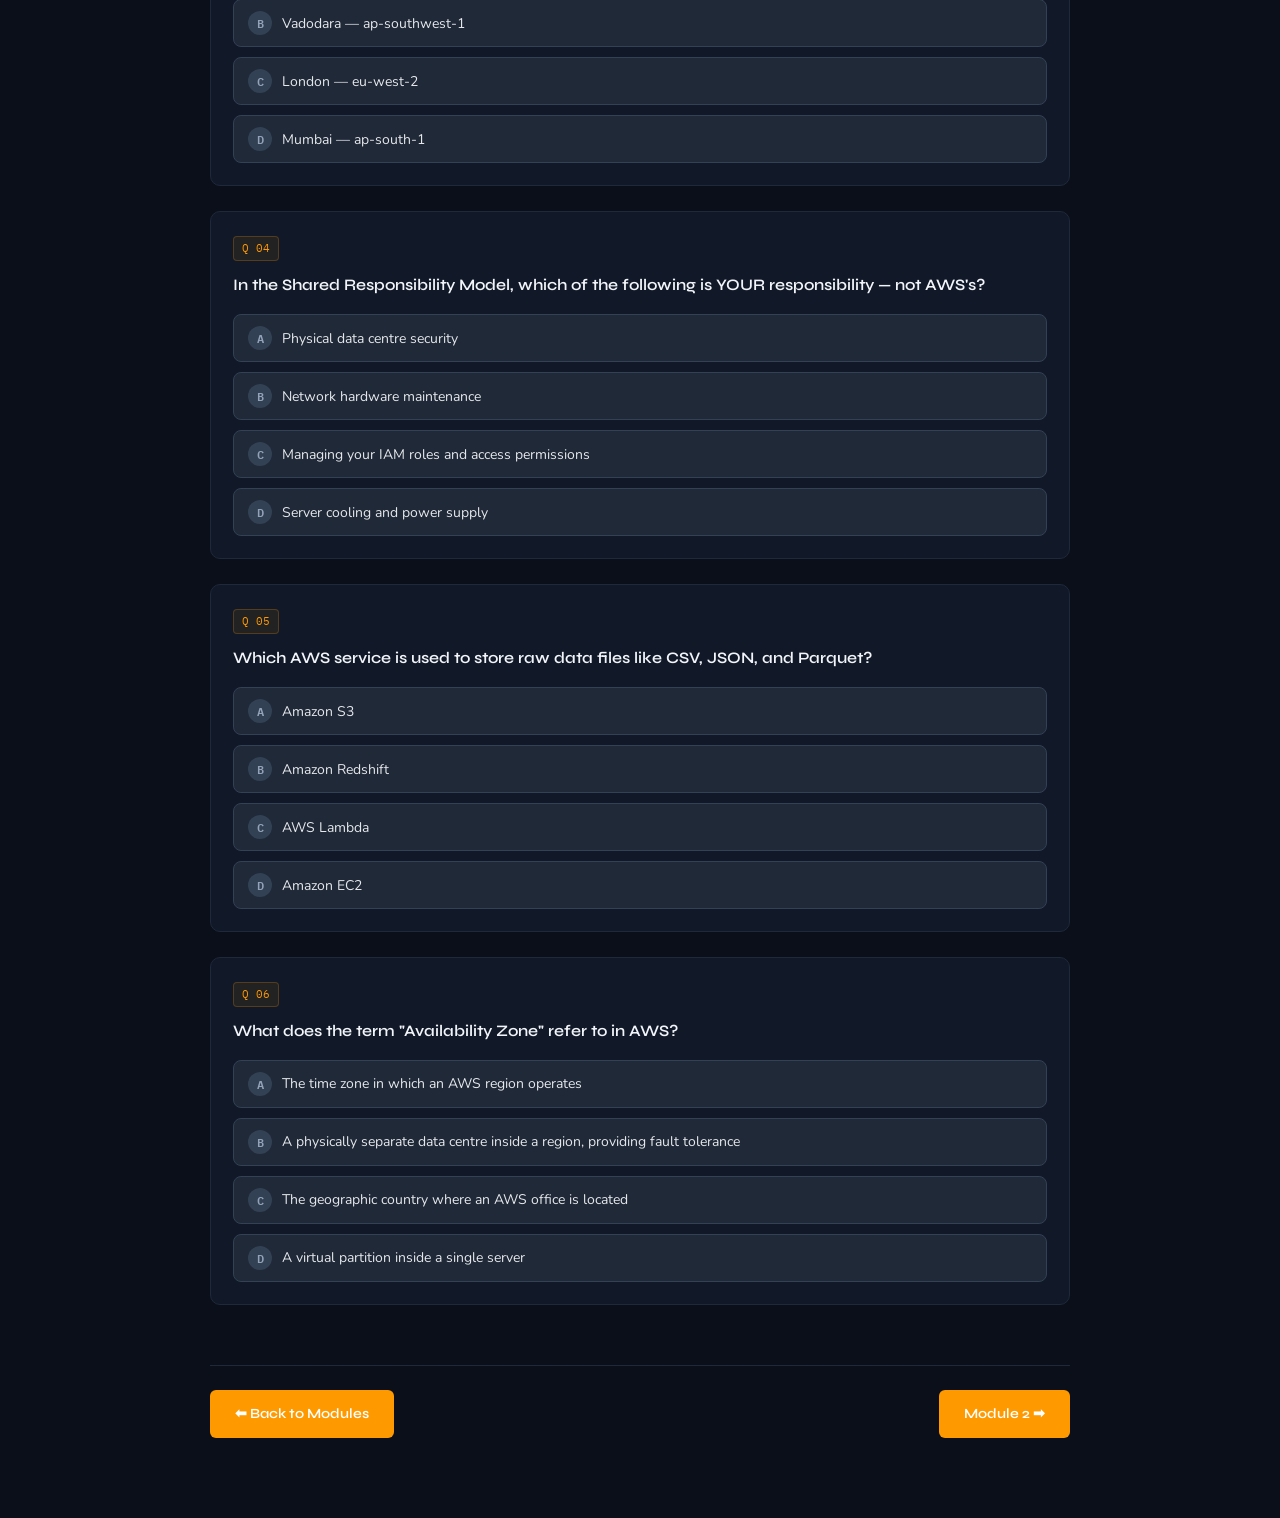
<file: topics/aws-intro.html>
<!DOCTYPE html>
<html lang="en">
<head>
  <meta charset="UTF-8">
  <meta name="viewport" content="width=device-width, initial-scale=1.0">
  <title>Module 1 – Introduction to AWS Data Engineering</title>
  <link rel="stylesheet" href="../assets/css/template.css">
  <link rel="preconnect" href="https://fonts.googleapis.com">
  <link rel="preconnect" href="https://fonts.gstatic.com" crossorigin>
  <link href="https://fonts.googleapis.com/css2?family=Roboto+Slab:wght@100..900&family=IBM+Plex+Mono:wght@400;500&family=Nunito:wght@400;500;600&display=swap" rel="stylesheet">
</head>
<body>

<!-- ── HERO ── -->
<div class="hero">
  <div class="hero-eyebrow">Module 01 · AWS Academy Data Engineering</div>
  <h1>Introduction to<br><span>AWS Data Engineering</span></h1>
  <p>Understand what Data Engineering is, why it matters, and how AWS gives you the tools to build real-world data systems at scale.</p>
  <div class="hero-stats">
    <div class="hero-stat"><strong>14</strong><span>Modules</span></div>
    <div class="hero-stat"><strong>7</strong><span>Core AWS Services</span></div>
    <div class="hero-stat"><strong>6</strong><span>Quiz Questions</span></div>
  </div>
</div>

<!-- ── STICKY NAV ── -->
<nav class="anchor-nav">
  <span>Jump to →</span>
  <a href="#what-is-de">What is DE?</a>
  <a href="#why-important">Why It Matters</a>
  <a href="#history">History</a>
  <a href="#foundation">Foundation</a>
  <a href="#aws-services">AWS Services</a>
  <a href="#cloud-basics">Cloud Basics</a>
  <a href="#aws-structure">AWS Structure</a>
  <a href="#practical">Get Started</a>
  <a href="#quiz">Quiz</a>
</nav>

<div class="container">

  <!-- ────────────────────────────────────────
       SECTION 1 — WHAT IS DATA ENGINEERING
  ──────────────────────────────────────── -->
  <section id="what-is-de">
    <div class="section-label">Section 01</div>
    <h2>What is Data Engineering?</h2>

    <p>Data Engineering is about building systems that <strong>collect, clean, store, and deliver data</strong>. In simple terms — you take raw, messy data and turn it into something analysts and AI systems can actually use.</p>

    <div class="info-box">
      💡 <strong>One-line definition:</strong> Data Engineering = Making raw data → usable for analysis &amp; AI.
    </div>

    <h3><span class="icon">🔄</span>The Core Flow</h3>
    <div class="pipeline">
      <div class="pipeline-step">Raw Data</div>
      <span class="pipeline-arrow">→</span>
      <div class="pipeline-step">Clean</div>
      <span class="pipeline-arrow">→</span>
      <div class="pipeline-step">Store</div>
      <span class="pipeline-arrow">→</span>
      <div class="pipeline-step">Analyze</div>
      <span class="pipeline-arrow">→</span>
      <div class="pipeline-step">Report / AI</div>
    </div>

    <p>AWS gives you cloud-based tools to run this entire flow at massive scale — without owning a single physical server.</p>

    <h3><span class="icon">🛒</span>Real-Life Example — Amazon Shopping App</h3>
    <p>Every time you use the Amazon app, you generate data. Here is what gets captured and what the Data Engineer does with it:</p>

    <div class="table-wrap">
      <table>
        <tr>
          <th>User Action</th>
          <th>Data Captured</th>
          <th>Business Outcome</th>
        </tr>
        <tr>
          <td>Search for a product</td>
          <td>Search terms, timestamp</td>
          <td>Improve search rankings</td>
        </tr>
        <tr>
          <td>Buy something</td>
          <td>Order ID, amount, item</td>
          <td>Revenue reporting</td>
        </tr>
        <tr>
          <td>Browse without buying</td>
          <td>Session duration, clicks</td>
          <td>Retargeting &amp; recommendations</td>
        </tr>
        <tr>
          <td>Location detected</td>
          <td>GPS / IP coordinates</td>
          <td>Optimise delivery routes</td>
        </tr>
      </table>
    </div>

    <p>A Data Engineer builds the system that:</p>
    <ul class="styled">
      <li>Stores all of this data reliably</li>
      <li>Cleans and removes corrupt or duplicate records</li>
      <li>Processes it so analysts and AI models can consume it</li>
      <li>Delivers it to the right team at the right time</li>
    </ul>

    <div class="success-box">
      ✅ The result: Amazon can recommend products, detect fraud, and improve delivery — all powered by data pipelines built by Data Engineers.
    </div>
  </section>

  <hr class="divider">

  <!-- ────────────────────────────────────────
       SECTION 2 — WHY IT MATTERS
  ──────────────────────────────────────── -->
  <section id="why-important">
    <div class="section-label">Section 02</div>
    <h2>Why Data Engineering Matters</h2>

    <div class="table-wrap">
      <table>
        <tr>
          <th>Without Data Engineers</th>
          <th>With Data Engineers</th>
        </tr>
        <tr>
          <td>❌ No reliable reports</td>
          <td>✅ Business grows on real insights</td>
        </tr>
        <tr>
          <td>❌ AI models have no clean data</td>
          <td>✅ AI works accurately</td>
        </tr>
        <tr>
          <td>❌ No data-driven decisions</td>
          <td>✅ Profits increase</td>
        </tr>
        <tr>
          <td>❌ Analysts waste time cleaning</td>
          <td>✅ Analysts focus on insights</td>
        </tr>
      </table>
    </div>

    <div class="info-box">
      💡 <strong>Think of it this way:</strong><br>
      Data Scientist = the Brain 🧠<br>
      Data Engineer = the Backbone 🏛️<br><br>
      No backbone → no body. AI is useless without clean, well-structured data.
    </div>

    <h3><span class="icon">📊</span>Facts About the Industry</h3>
    <div class="card-grid">
      <div class="card">
        <div class="card-icon">🧹</div>
        <div class="card-title">70% Time = Cleaning</div>
        <div class="card-desc">Most data engineers spend the majority of their time fixing bad data, not building features.</div>
      </div>
      <div class="card">
        <div class="card-icon">☁️</div>
        <div class="card-title">Cloud is the Future</div>
        <div class="card-desc">On-premise servers are shrinking. Every major company is migrating workloads to AWS and other clouds.</div>
      </div>
      <div class="card">
        <div class="card-icon">🤖</div>
        <div class="card-title">AI Depends on You</div>
        <div class="card-desc">Machine learning models are only as good as the data pipelines feeding them.</div>
      </div>
      <div class="card">
        <div class="card-icon">⚙️</div>
        <div class="card-title">Automation is Key</div>
        <div class="card-desc">The best engineers automate repetitive tasks — scheduled pipelines, alerts, and self-healing workflows.</div>
      </div>
    </div>
  </section>

  <hr class="divider">

  <!-- ────────────────────────────────────────
       SECTION 3 — HISTORY
  ──────────────────────────────────────── -->
  <section id="history">
    <div class="section-label">Section 03</div>
    <h2>A Brief History of Data Engineering</h2>

    <div class="table-wrap">
      <table>
        <tr>
          <th>Era</th>
          <th>How It Worked</th>
          <th>The Problem</th>
        </tr>
        <tr>
          <td><span class="badge badge-purple">Before Cloud (1990–2005)</span></td>
          <td>Companies owned physical servers in their own buildings</td>
          <td>Extremely expensive. Slow to scale. Only large corporations could afford it.</td>
        </tr>
        <tr>
          <td><span class="badge badge-orange">AWS Launch (2006)</span></td>
          <td>Amazon launched S3 and EC2 — rent servers over the internet</td>
          <td>—</td>
        </tr>
        <tr>
          <td><span class="badge badge-green">Cloud Era (2006 → Now)</span></td>
          <td>Anyone can build big data systems. Pay only for what you use.</td>
          <td>New challenge: too much data, need skilled engineers to manage it.</td>
        </tr>
      </table>
    </div>

    <div class="info-box">
      💡 <strong>AWS said in 2006:</strong> "Use our servers on rent." That one idea created the Big Data industry, the AI boom, and millions of Data Engineering jobs.
    </div>

    <h3><span class="icon">🚀</span>Who Uses AWS Today?</h3>
    <div class="card-grid">
      <div class="card"><div class="card-icon">🎬</div><div class="card-title">Netflix</div><div class="card-desc">Runs 100% on AWS. Every stream, recommendation, and playback.</div></div>
      <div class="card"><div class="card-icon">🍕</div><div class="card-title">Zomato &amp; Swiggy</div><div class="card-desc">Order routing, delivery tracking, and demand forecasting.</div></div>
      <div class="card"><div class="card-icon">🚗</div><div class="card-title">Ola &amp; Uber</div><div class="card-desc">Real-time surge pricing and driver-rider matching.</div></div>
      <div class="card"><div class="card-icon">🏦</div><div class="card-title">Banks &amp; Fintech</div><div class="card-desc">Fraud detection, transaction processing, and compliance reporting.</div></div>
    </div>
  </section>

  <hr class="divider">

  <!-- ────────────────────────────────────────
       SECTION 4 — FOUNDATION
  ──────────────────────────────────────── -->
  <section id="foundation">
    <div class="section-label">Section 04</div>
    <h2>Foundation You Need</h2>
    <p>You don't need to be an expert before starting. But comfort with these three areas will help you a lot.</p>

    <h3><span class="icon">💻</span>1 — Basic Computer Knowledge</h3>
    <ul class="styled">
      <li>Working with files and folders</li>
      <li>Understanding how the internet works</li>
      <li>Running basic terminal / command-line commands</li>
    </ul>

    <h3><span class="icon">🐍</span>2 — Basic Python (Preferred)</h3>
    <p>Python is the language of data. AWS services like Glue use PySpark (Python + Spark). You don't need to be advanced — just comfortable with the basics.</p>
    <p>Why Python?</p>
    <ul class="styled">
      <li>Easy to read and write</li>
      <li>Used across all AWS data tools</li>
      <li>Used in data cleaning, transformation, and ML</li>
    </ul>

<pre><span class="cm"># Your first line of Data Engineering code</span>
<span class="fn">print</span>(<span class="str">"Hello, Data Engineer!"</span>)</pre>

    <h3><span class="icon">🗃️</span>3 — Basic SQL (Very Important)</h3>
    <p>SQL is how you talk to databases. You will use it every single day as a Data Engineer — in Athena, Redshift, Glue, and more.</p>

<pre><span class="cm">-- Get all sales records</span>
<span class="kw">SELECT</span> * <span class="kw">FROM</span> sales;

<span class="cm">-- Get total revenue by region</span>
<span class="kw">SELECT</span> region, <span class="fn">SUM</span>(amount) <span class="kw">AS</span> total_revenue
<span class="kw">FROM</span> orders
<span class="kw">GROUP BY</span> region
<span class="kw">ORDER BY</span> total_revenue <span class="kw">DESC</span>;</pre>

    <div class="warn-box">
      ⚠️ <strong>Don't worry if you're not there yet.</strong> This course teaches everything step by step. SQL and Python basics will be introduced as you need them.
    </div>
  </section>

  <hr class="divider">

  <!-- ────────────────────────────────────────
       SECTION 5 — CORE AWS SERVICES & PIPELINE
  ──────────────────────────────────────── -->
  <section id="aws-services">
    <div class="section-label">Section 05</div>
    <h2>Core AWS Services for Data Engineering</h2>

    <p>These are the seven AWS tools you will use in almost every data project. Learn their purpose now — you will go deep on each one in later modules.</p>

    <div class="table-wrap">
      <table>
        <tr>
          <th>Purpose</th>
          <th>AWS Service</th>
          <th>Simple Explanation</th>
        </tr>
        <tr>
          <td>Storage</td>
          <td><span class="badge badge-orange">Amazon S3</span></td>
          <td>Online hard disk — stores all your raw and processed files</td>
        </tr>
        <tr>
          <td>ETL / Transform</td>
          <td><span class="badge badge-yellow">AWS Glue</span></td>
          <td>Serverless service that cleans and transforms data automatically</td>
        </tr>
        <tr>
          <td>Query</td>
          <td><span class="badge badge-blue">Amazon Athena</span></td>
          <td>Run SQL directly on S3 files — no server needed</td>
        </tr>
        <tr>
          <td>Data Warehouse</td>
          <td><span class="badge badge-purple">Amazon Redshift</span></td>
          <td>Powerful analytics database for billions of rows</td>
        </tr>
        <tr>
          <td>Big Data</td>
          <td><span class="badge badge-green">Amazon EMR</span></td>
          <td>Run Spark and Hadoop clusters for massive datasets</td>
        </tr>
        <tr>
          <td>Automation</td>
          <td><span class="badge badge-orange">AWS Lambda</span></td>
          <td>Run code automatically when an event happens (e.g. file uploaded)</td>
        </tr>
        <tr>
          <td>Workflow</td>
          <td><span class="badge badge-blue">Step Functions</span></td>
          <td>Orchestrate multi-step pipelines with visual workflows</td>
        </tr>
      </table>
    </div>

    <h3><span class="icon">🏗️</span>A Typical AWS Data Pipeline</h3>
    <p>This is the pattern you will build throughout this course. Every company uses a variation of this.</p>

    <div class="pipeline">
      <div class="pipeline-step">User / App</div>
      <span class="pipeline-arrow">→</span>
      <div class="pipeline-step">S3<br><small>Raw Data</small></div>
      <span class="pipeline-arrow">→</span>
      <div class="pipeline-step">AWS Glue<br><small>Clean &amp; Transform</small></div>
      <span class="pipeline-arrow">→</span>
      <div class="pipeline-step">S3<br><small>Processed</small></div>
      <span class="pipeline-arrow">→</span>
      <div class="pipeline-step">Athena / Redshift<br><small>Query</small></div>
      <span class="pipeline-arrow">→</span>
      <div class="pipeline-step">Dashboard / AI</div>
    </div>

    <h3><span class="icon">📦</span>Example Project — Online Sales Analytics</h3>
    <p>Here is a real project you will build in this course:</p>

    <div class="card-grid">
      <div class="card">
        <div class="card-icon">1️⃣</div>
        <div class="card-title">Upload Data</div>
        <div class="card-desc">Upload orders, customers, and payments CSV files to Amazon S3.</div>
      </div>
      <div class="card">
        <div class="card-icon">2️⃣</div>
        <div class="card-title">Clean with Glue</div>
        <div class="card-desc">Use AWS Glue to remove duplicates, fix nulls, and reshape the data.</div>
      </div>
      <div class="card">
        <div class="card-icon">3️⃣</div>
        <div class="card-title">Store Processed Data</div>
        <div class="card-desc">Write the clean data back to S3 in Parquet format.</div>
      </div>
      <div class="card">
        <div class="card-icon">4️⃣</div>
        <div class="card-title">Query with Athena</div>
        <div class="card-desc">Run SQL on the processed files directly — no database server needed.</div>
      </div>
      <div class="card">
        <div class="card-icon">5️⃣</div>
        <div class="card-title">Create Reports</div>
        <div class="card-desc">Visualise results in Amazon QuickSight and share with stakeholders.</div>
      </div>
    </div>

    <h3><span class="icon">💼</span>Career &amp; Salary — Data Engineering in India</h3>
    <div class="table-wrap">
      <table>
        <tr>
          <th>Level</th>
          <th>Experience</th>
          <th>Approx. Salary (India)</th>
        </tr>
        <tr>
          <td>Fresher</td>
          <td>0–2 years</td>
          <td><span class="badge badge-green">₹6 – 10 LPA</span></td>
        </tr>
        <tr>
          <td>Mid-level</td>
          <td>2–5 years</td>
          <td><span class="badge badge-yellow">₹12 – 20 LPA</span></td>
        </tr>
        <tr>
          <td>Senior</td>
          <td>5+ years</td>
          <td><span class="badge badge-orange">₹25+ LPA</span></td>
        </tr>
        <tr>
          <td>Remote / Global</td>
          <td>Any</td>
          <td><span class="badge badge-purple">Even higher</span></td>
        </tr>
      </table>
    </div>
  </section>

  <hr class="divider">

  <!-- ────────────────────────────────────────
       SECTION 6 — CLOUD COMPUTING BASICS
  ──────────────────────────────────────── -->
  <section id="cloud-basics">
    <div class="section-label">Section 06</div>
    <h2>Cloud Computing Fundamentals</h2>

    <p>Before you touch any AWS service, you need to understand what cloud computing actually is — and why it changed everything.</p>

    <h3><span class="icon">🏢</span>Old Way — Traditional Servers</h3>
    <p>Before the cloud, companies had to:</p>
    <ul class="styled">
      <li>Buy and maintain their own physical servers</li>
      <li>Rent large buildings to house them</li>
      <li>Pay for electricity and cooling 24/7</li>
      <li>Hire teams just to maintain hardware</li>
    </ul>
    <p>This was extremely expensive. Only large corporations could afford serious data infrastructure.</p>

    <h3><span class="icon">☁️</span>New Way — Cloud Computing</h3>
    <p>Cloud computing means: <strong>you rent computers from the internet and pay only for what you use.</strong></p>

    <div class="info-box">
      💡 <strong>Simple analogy:</strong> Instead of buying DVDs, you use Netflix. Instead of buying servers, you use AWS. Same idea — rent instead of own.
    </div>

    <div class="table-wrap">
      <table>
        <tr>
          <th>Traditional</th>
          <th>Cloud (AWS)</th>
        </tr>
        <tr>
          <td>Buy servers upfront (huge cost)</td>
          <td>Pay per minute / per GB used</td>
        </tr>
        <tr>
          <td>Takes months to set up</td>
          <td>Ready in minutes</td>
        </tr>
        <tr>
          <td>Fixed capacity — can't scale fast</td>
          <td>Scales up or down instantly</td>
        </tr>
        <tr>
          <td>You maintain hardware</td>
          <td>AWS maintains everything</td>
        </tr>
        <tr>
          <td>Only big companies could afford it</td>
          <td>Students and startups can build at scale</td>
        </tr>
      </table>
    </div>
  </section>

  <hr class="divider">

  <!-- ────────────────────────────────────────
       SECTION 7 — AWS STRUCTURE
  ──────────────────────────────────────── -->
  <section id="aws-structure">
    <div class="section-label">Section 07</div>
    <h2>How AWS is Structured</h2>

    <p>Understanding how AWS organises its infrastructure is fundamental — it affects cost, performance, and reliability of everything you build.</p>

    <h3><span class="icon">🌍</span>Regions</h3>
    <p>A <strong>Region</strong> is a geographic area where AWS has data centres. Each region is completely independent.</p>

    <div class="card-grid">
      <div class="card"><div class="card-icon">🇮🇳</div><div class="card-title">Mumbai</div><div class="card-desc">ap-south-1 — the region to use for India-based projects.</div></div>
      <div class="card"><div class="card-icon">🇸🇬</div><div class="card-title">Singapore</div><div class="card-desc">ap-southeast-1 — popular for South-East Asia workloads.</div></div>
      <div class="card"><div class="card-icon">🇺🇸</div><div class="card-title">US East (N. Virginia)</div><div class="card-desc">us-east-1 — the largest AWS region, home to many global services.</div></div>
      <div class="card"><div class="card-icon">🇬🇧</div><div class="card-title">London</div><div class="card-desc">eu-west-2 — used for EU compliance and GDPR workloads.</div></div>
    </div>

    <div class="info-box">
      💡 <strong>For students in India:</strong> Always select <strong>Mumbai (ap-south-1)</strong> as your region. It gives you the lowest latency and is easiest to manage for practice projects.
    </div>

    <h3><span class="icon">🏗️</span>Availability Zones (AZs)</h3>
    <p>Inside each Region, AWS has multiple <strong>Availability Zones</strong> — physically separate data centres connected by high-speed links.</p>

    <div class="pipeline">
      <div class="pipeline-step">Mumbai Region<br><small>ap-south-1</small></div>
      <span class="pipeline-arrow">→</span>
      <div class="pipeline-step">AZ: ap-south-1a</div>
      <span class="pipeline-arrow">+</span>
      <div class="pipeline-step">AZ: ap-south-1b</div>
      <span class="pipeline-arrow">+</span>
      <div class="pipeline-step">AZ: ap-south-1c</div>
    </div>

    <p>If one building loses power or has a hardware failure, the others keep running. This is how AWS guarantees high availability.</p>

    <div class="info-box">
      💡 <strong>Formula to remember:</strong><br>
      Country → Region → Availability Zones
    </div>

    <h3><span class="icon">🔐</span>Shared Responsibility Model</h3>
    <p>Security in AWS is a <strong>shared job</strong> between you and AWS. Understanding who owns what is critical — and it comes up in certification exams.</p>

    <div class="table-wrap">
      <table>
        <tr>
          <th>AWS Handles</th>
          <th>You Handle</th>
        </tr>
        <tr>
          <td>Physical server security</td>
          <td>Your passwords and access keys</td>
        </tr>
        <tr>
          <td>Network infrastructure</td>
          <td>Your IAM roles and permissions</td>
        </tr>
        <tr>
          <td>Hardware maintenance</td>
          <td>Your data and its encryption</td>
        </tr>
        <tr>
          <td>Data centre facilities</td>
          <td>Your application security</td>
        </tr>
      </table>
    </div>

    <div class="info-box">
      💡 <strong>Analogy:</strong> AWS gives you a house and locks the front gate. You are responsible for locking your own door inside.
    </div>

    <h3><span class="icon">🎁</span>AWS Free Tier</h3>
    <p>AWS offers a <strong>free tier for 12 months</strong> after account creation. This is enough to complete all the practice projects in this course.</p>

    <ul class="styled">
      <li><strong>Amazon S3</strong> — 5 GB storage, 20,000 GET requests</li>
      <li><strong>Amazon EC2</strong> — 750 hours/month of t2.micro instance</li>
      <li><strong>AWS Glue</strong> — 1 million objects in the Data Catalog</li>
      <li><strong>Amazon Athena</strong> — first 1 TB of queries per month is free for new accounts</li>
    </ul>

    <div class="warn-box">
      ⚠️ <strong>Important:</strong> Always stay within free tier limits. Set up <strong>billing alerts</strong> as soon as you create your account to avoid unexpected charges.
    </div>
  </section>

  <hr class="divider">

  <!-- ────────────────────────────────────────
       SECTION 8 — PRACTICAL FIRST STEPS
  ──────────────────────────────────────── -->
  <section id="practical">
    <div class="section-label">Section 08</div>
    <h2>Your First Practical Steps</h2>

    <p>Follow these steps to get your AWS environment ready before moving to Module 2.</p>

    <h3><span class="icon">📋</span>Step 1 — Create Your AWS Account</h3>
    <p>Go to <strong>aws.amazon.com</strong> and click <em>Create a Free Account</em>. You will need:</p>
    <ul class="styled">
      <li>A valid email address</li>
      <li>A phone number for OTP verification</li>
      <li>A debit or credit card (only ₹2 is charged for verification — refunded immediately)</li>
    </ul>

    <h3><span class="icon">🖥️</span>Step 2 — Explore the AWS Console</h3>
    <p>After login, you land on the <strong>AWS Management Console</strong> — your central control panel for all AWS services. Take a few minutes to explore the layout.</p>

    <h3><span class="icon">🌏</span>Step 3 — Set Your Region</h3>
    <p>Look at the <strong>top-right corner</strong> of the console. Click the region dropdown and select:</p>

    <div class="info-box">
      💡 <strong>Asia Pacific (Mumbai) — ap-south-1</strong><br>
      Always practice in this region. It gives the lowest latency for Indian students and is the most common region used in India-based job roles.
    </div>

    <h3><span class="icon">🪣</span>Step 4 — Create Your First S3 Bucket</h3>
    <p>S3 (Simple Storage Service) is your online hard disk. Data Engineers use it every single day. Think of it as Google Drive — but for companies and pipelines.</p>

    <ul class="styled">
      <li>Go to the S3 service in the console</li>
      <li>Click <strong>Create Bucket</strong></li>
      <li>Give it a unique name (e.g. <code>my-first-de-bucket-2026</code>)</li>
      <li>Keep all defaults, click Create</li>
      <li>Upload a small CSV file and explore the interface</li>
    </ul>

    <div class="success-box">
      ✅ <strong>You are now a cloud user.</strong> That bucket is stored across multiple AWS data centres — more reliable than any local hard drive.
    </div>

    <h3><span class="icon">📊</span>Important Facts to Remember</h3>
    <div class="card-grid">
      <div class="card">
        <div class="card-icon">🌐</div>
        <div class="card-title">30+ Regions</div>
        <div class="card-desc">AWS operates in over 30 geographic regions worldwide.</div>
      </div>
      <div class="card">
        <div class="card-icon">🧹</div>
        <div class="card-title">Most Data = Bad Data</div>
        <div class="card-desc">In real companies, most raw data has errors. Cleaning is your most important skill.</div>
      </div>
      <div class="card">
        <div class="card-icon">🎬</div>
        <div class="card-title">Netflix on AWS</div>
        <div class="card-desc">Netflix runs 100% on AWS — every stream, subtitle, and recommendation engine.</div>
      </div>
      <div class="card">
        <div class="card-icon">📦</div>
        <div class="card-title">S3 + Glue + Athena</div>
        <div class="card-desc">The three most-used services by Data Engineers. Master these first.</div>
      </div>
    </div>
  </section>

  <hr class="divider">

  <!-- ────────────────────────────────────────
       SECTION 9 — QUIZ
  ──────────────────────────────────────── -->
  <section id="quiz">
    <div class="section-label">Module 1 Quiz</div>
    <h2>🧠 Test Your Knowledge</h2>
    <p>Answer all questions to see your score.</p>

    <!-- Q1 -->
    <div class="quiz-question">
      <div class="quiz-number">Q 01</div>
      <div class="quiz-q-text">In simple terms, what does a Data Engineer do?</div>
      <div class="options">
        <button class="option-btn" onclick="answer(this,'A','B')"><span class="opt-label">A</span>Builds AI and machine learning models</button>
        <button class="option-btn" onclick="answer(this,'B','B')"><span class="opt-label">B</span>Builds systems that collect, clean, store, and deliver data</button>
        <button class="option-btn" onclick="answer(this,'C','B')"><span class="opt-label">C</span>Creates dashboards and reports for business users</button>
        <button class="option-btn" onclick="answer(this,'D','B')"><span class="opt-label">D</span>Manages the physical servers in a data centre</button>
      </div>
      <div class="explanation correct-exp">
        ✅ Data Engineering = building systems that make raw data usable for analysis and AI. Analysts create reports and data scientists build models — but both depend on what the Data Engineer provides.
      </div>
    </div>

    <!-- Q2 -->
    <div class="quiz-question">
      <div class="quiz-number">Q 02</div>
      <div class="quiz-q-text">In what year did AWS launch, changing the data industry forever?</div>
      <div class="options">
        <button class="option-btn" onclick="answer(this,'A','C')"><span class="opt-label">A</span>1999</button>
        <button class="option-btn" onclick="answer(this,'B','C')"><span class="opt-label">B</span>2001</button>
        <button class="option-btn" onclick="answer(this,'C','C')"><span class="opt-label">C</span>2006</button>
        <button class="option-btn" onclick="answer(this,'D','C')"><span class="opt-label">D</span>2012</button>
      </div>
      <div class="explanation correct-exp">
        ✅ AWS launched in <strong>2006</strong> with S3 and EC2. This made cloud infrastructure available to everyone — not just large corporations — and triggered the Big Data and AI boom.
      </div>
    </div>

    <!-- Q3 -->
    <div class="quiz-question">
      <div class="quiz-number">Q 03</div>
      <div class="quiz-q-text">Which AWS region should Indian students use for practice projects?</div>
      <div class="options">
        <button class="option-btn" onclick="answer(this,'A','D')"><span class="opt-label">A</span>New Delhi (N. Virginia) — us-east-1</button>
        <button class="option-btn" onclick="answer(this,'B','D')"><span class="opt-label">B</span>Vadodara — ap-southwest-1</button>
        <button class="option-btn" onclick="answer(this,'C','D')"><span class="opt-label">C</span>London — eu-west-2</button>
        <button class="option-btn" onclick="answer(this,'D','D')"><span class="opt-label">D</span>Mumbai — ap-south-1</button>
      </div>
      <div class="explanation correct-exp">
        ✅ <strong>Mumbai (ap-south-1)</strong> offers the lowest latency for India-based users and is the most commonly used region in Indian data engineering roles.
      </div>
    </div>

    <!-- Q4 -->
    <div class="quiz-question">
      <div class="quiz-number">Q 04</div>
      <div class="quiz-q-text">In the Shared Responsibility Model, which of the following is YOUR responsibility — not AWS's?</div>
      <div class="options">
        <button class="option-btn" onclick="answer(this,'A','C')"><span class="opt-label">A</span>Physical data centre security</button>
        <button class="option-btn" onclick="answer(this,'B','C')"><span class="opt-label">B</span>Network hardware maintenance</button>
        <button class="option-btn" onclick="answer(this,'C','C')"><span class="opt-label">C</span>Managing your IAM roles and access permissions</button>
        <button class="option-btn" onclick="answer(this,'D','C')"><span class="opt-label">D</span>Server cooling and power supply</button>
      </div>
      <div class="explanation correct-exp">
        ✅ AWS secures the physical infrastructure. <strong>You</strong> are responsible for your passwords, IAM roles, data encryption, and application-level security.
      </div>
    </div>

    <!-- Q5 -->
    <div class="quiz-question">
      <div class="quiz-number">Q 05</div>
      <div class="quiz-q-text">Which AWS service is used to store raw data files like CSV, JSON, and Parquet?</div>
      <div class="options">
        <button class="option-btn" onclick="answer(this,'A','A')"><span class="opt-label">A</span>Amazon S3</button>
        <button class="option-btn" onclick="answer(this,'B','A')"><span class="opt-label">B</span>Amazon Redshift</button>
        <button class="option-btn" onclick="answer(this,'C','A')"><span class="opt-label">C</span>AWS Lambda</button>
        <button class="option-btn" onclick="answer(this,'D','A')"><span class="opt-label">D</span>Amazon EC2</button>
      </div>
      <div class="explanation correct-exp">
        ✅ <strong>Amazon S3</strong> is the primary storage service for data lakes. It stores any file type — CSV, JSON, Parquet, images, logs — at virtually unlimited scale.
      </div>
    </div>

    <!-- Q6 -->
    <div class="quiz-question">
      <div class="quiz-number">Q 06</div>
      <div class="quiz-q-text">What does the term "Availability Zone" refer to in AWS?</div>
      <div class="options">
        <button class="option-btn" onclick="answer(this,'A','B')"><span class="opt-label">A</span>The time zone in which an AWS region operates</button>
        <button class="option-btn" onclick="answer(this,'B','B')"><span class="opt-label">B</span>A physically separate data centre inside a region, providing fault tolerance</button>
        <button class="option-btn" onclick="answer(this,'C','B')"><span class="opt-label">C</span>The geographic country where an AWS office is located</button>
        <button class="option-btn" onclick="answer(this,'D','B')"><span class="opt-label">D</span>A virtual partition inside a single server</button>
      </div>
      <div class="explanation correct-exp">
        ✅ An <strong>Availability Zone</strong> is a separate physical data centre within a region. Multiple AZs ensure that if one fails, your application keeps running on the others.
      </div>
    </div>

    <!-- SCORE BAR -->
    <div class="score-bar" id="scoreBar" style="display:none">
      <div class="score-title">Your Score</div>
      <div class="score-count" id="scoreCount">0 / 6</div>
      <div class="score-sub" id="scoreMsg">Keep practising!</div>
    </div>

  </section>

  <!-- ── BOTTOM NAV ── -->
  <div class="bottom-nav">
    <a href="../index.html" class="btn">⬅ Back to Modules</a>
    <a href="data-engineering-intro.html" class="btn">Module 2 ➡</a>
  </div>

</div>

<!-- GO TO TOP -->
<button id="topBtn">↑</button>

<script src="../assets/js/template.js"></script>
</body>
</html>
</file>
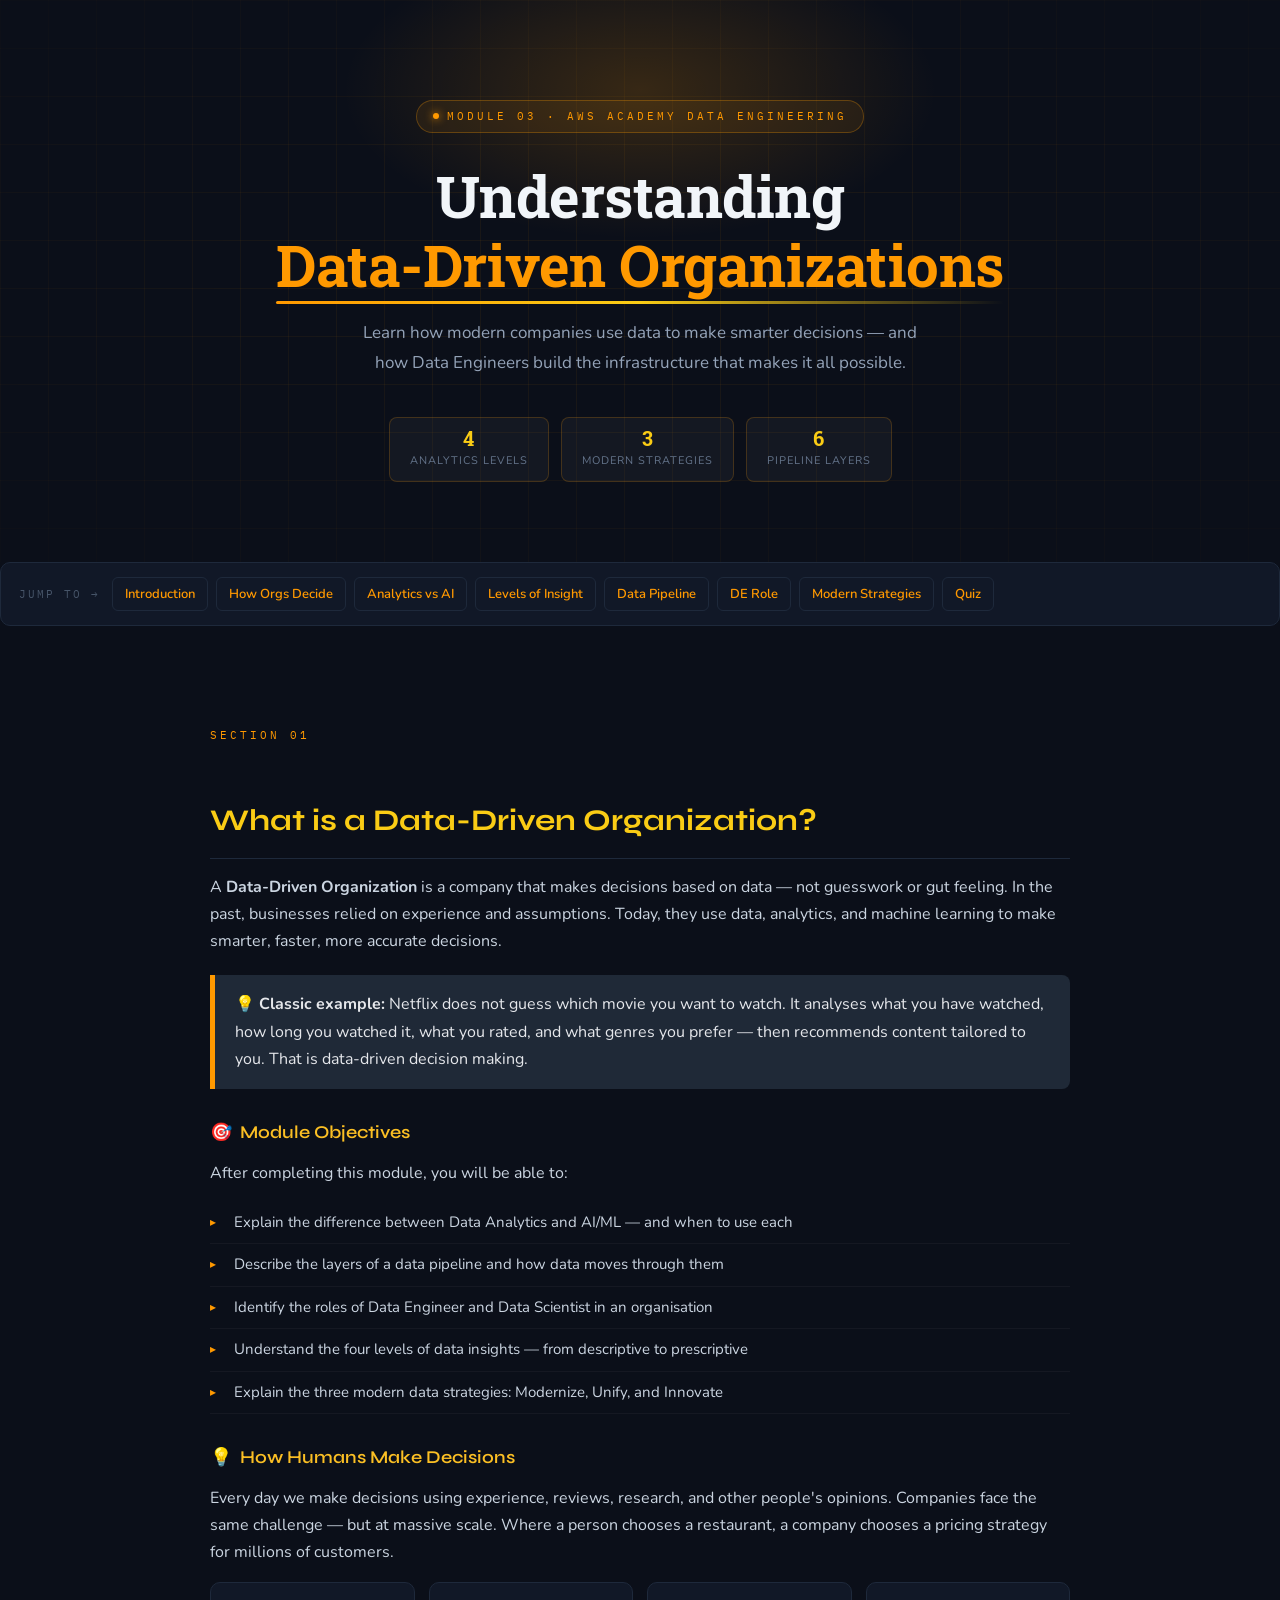
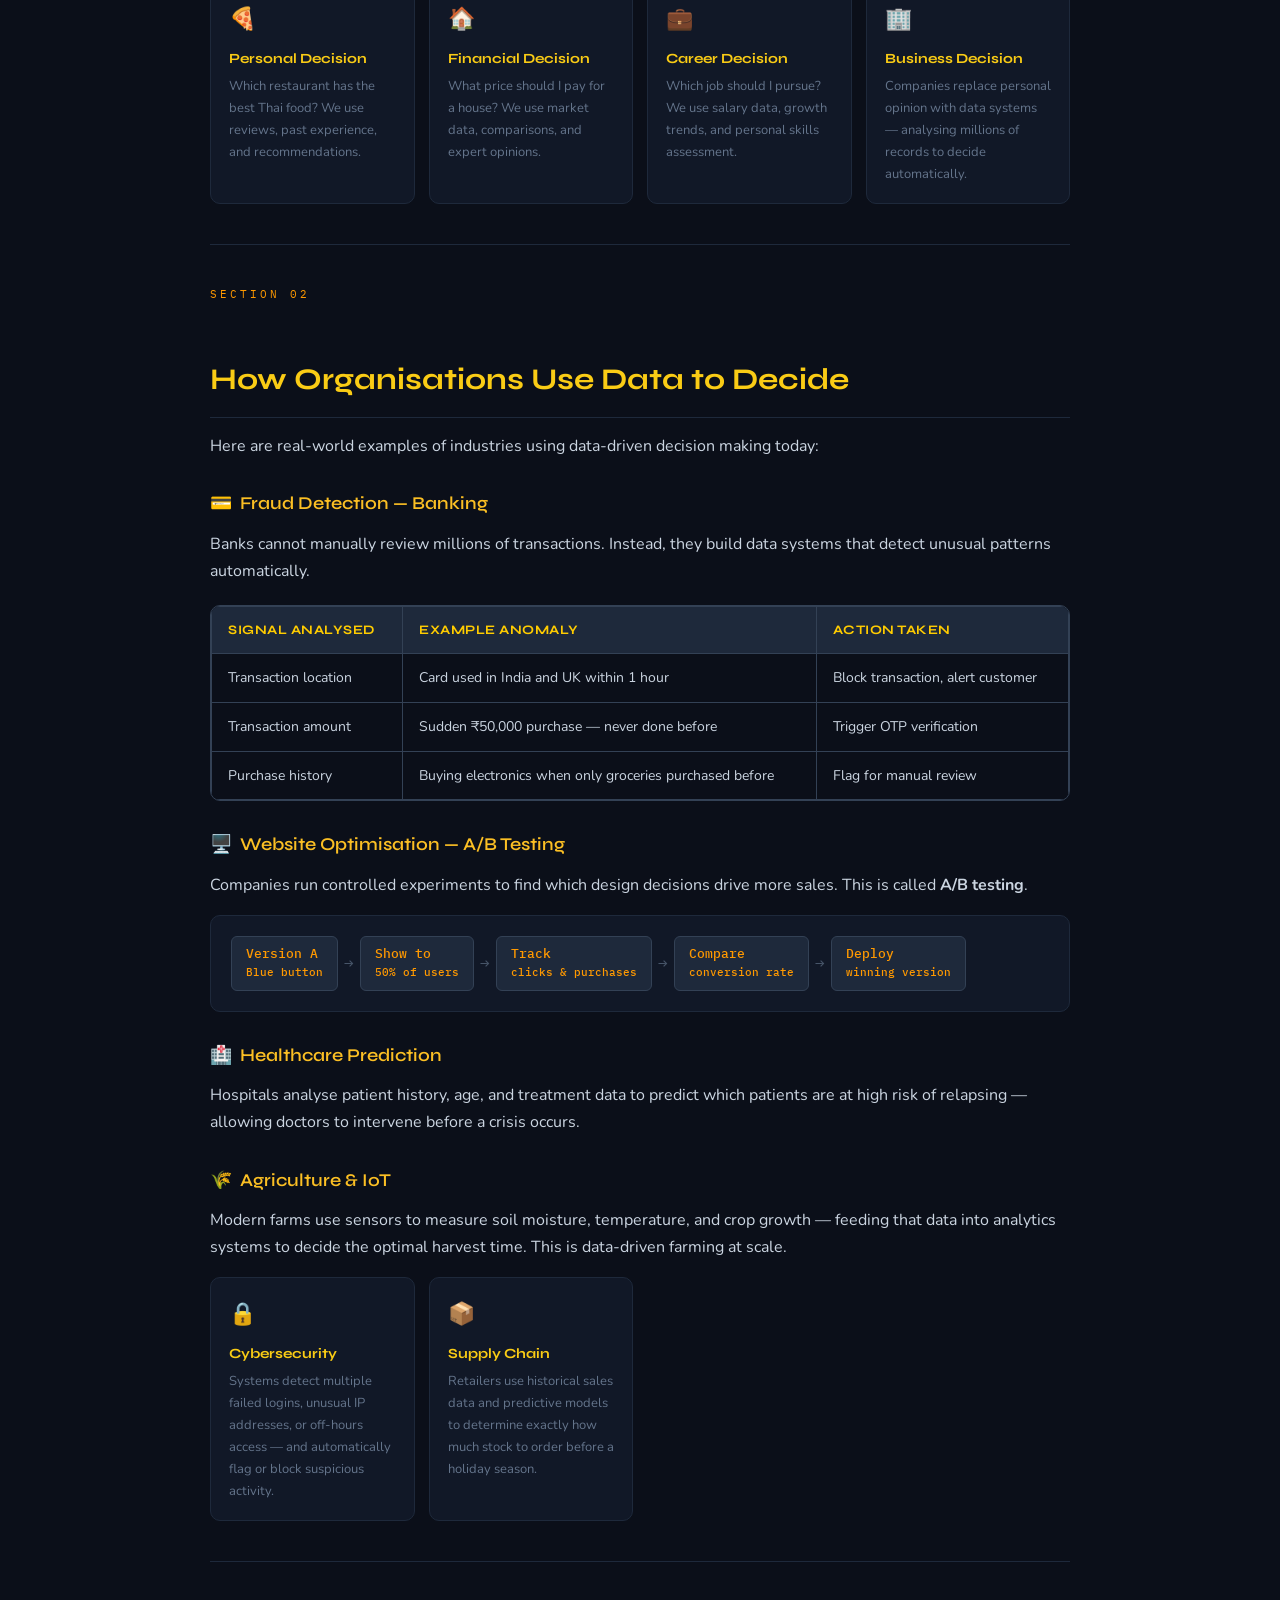
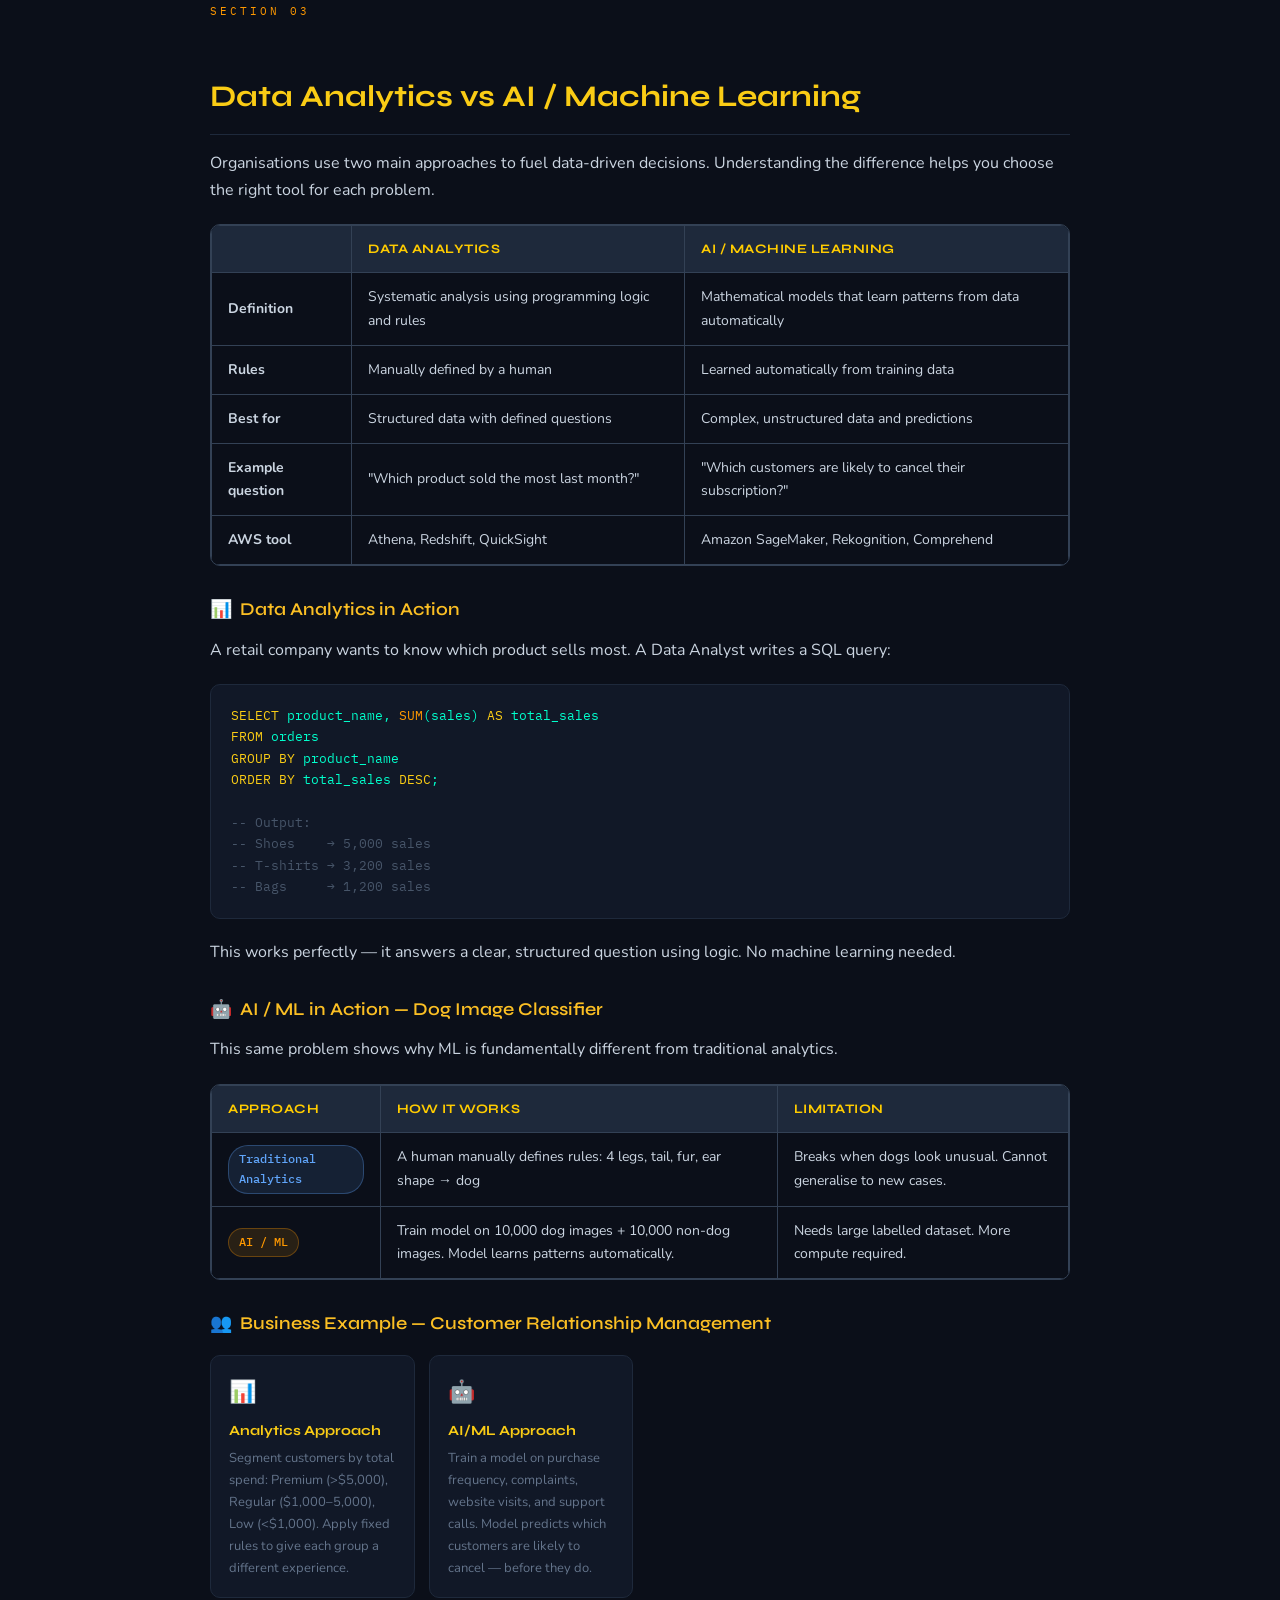
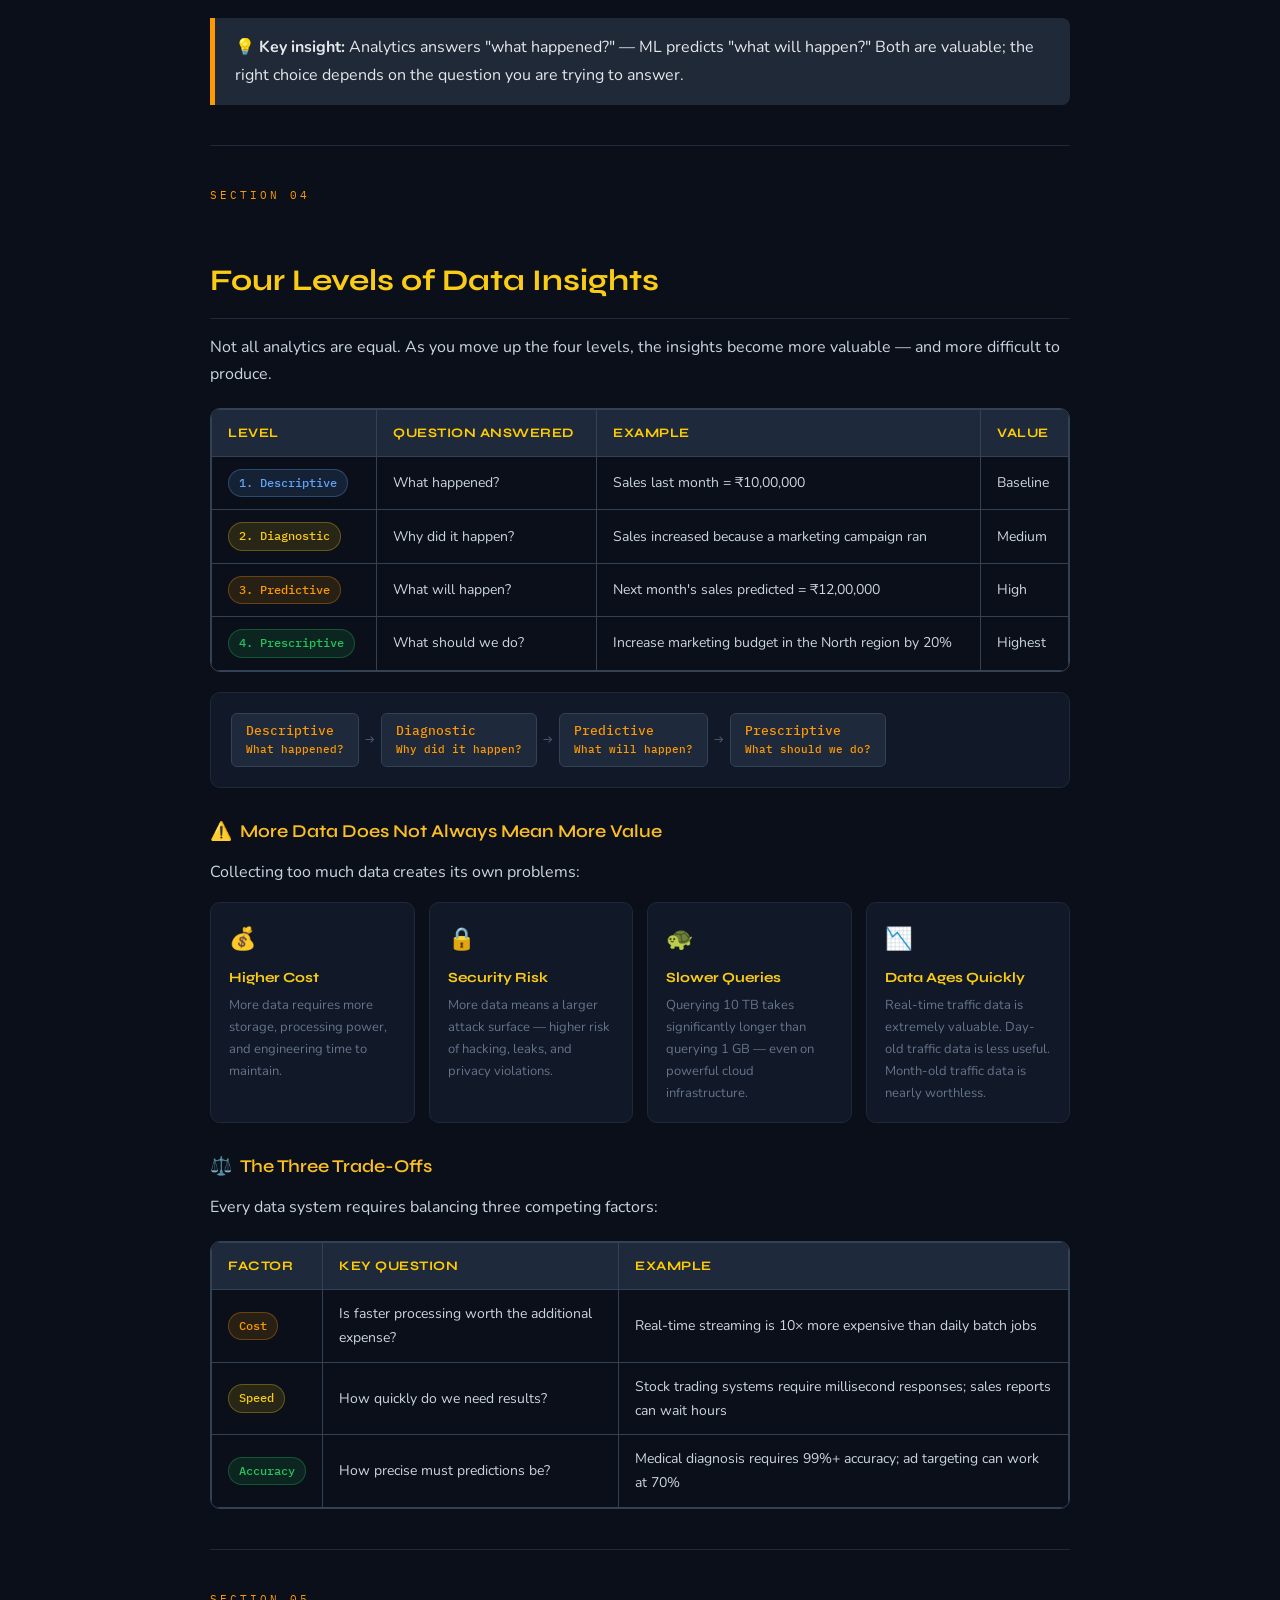
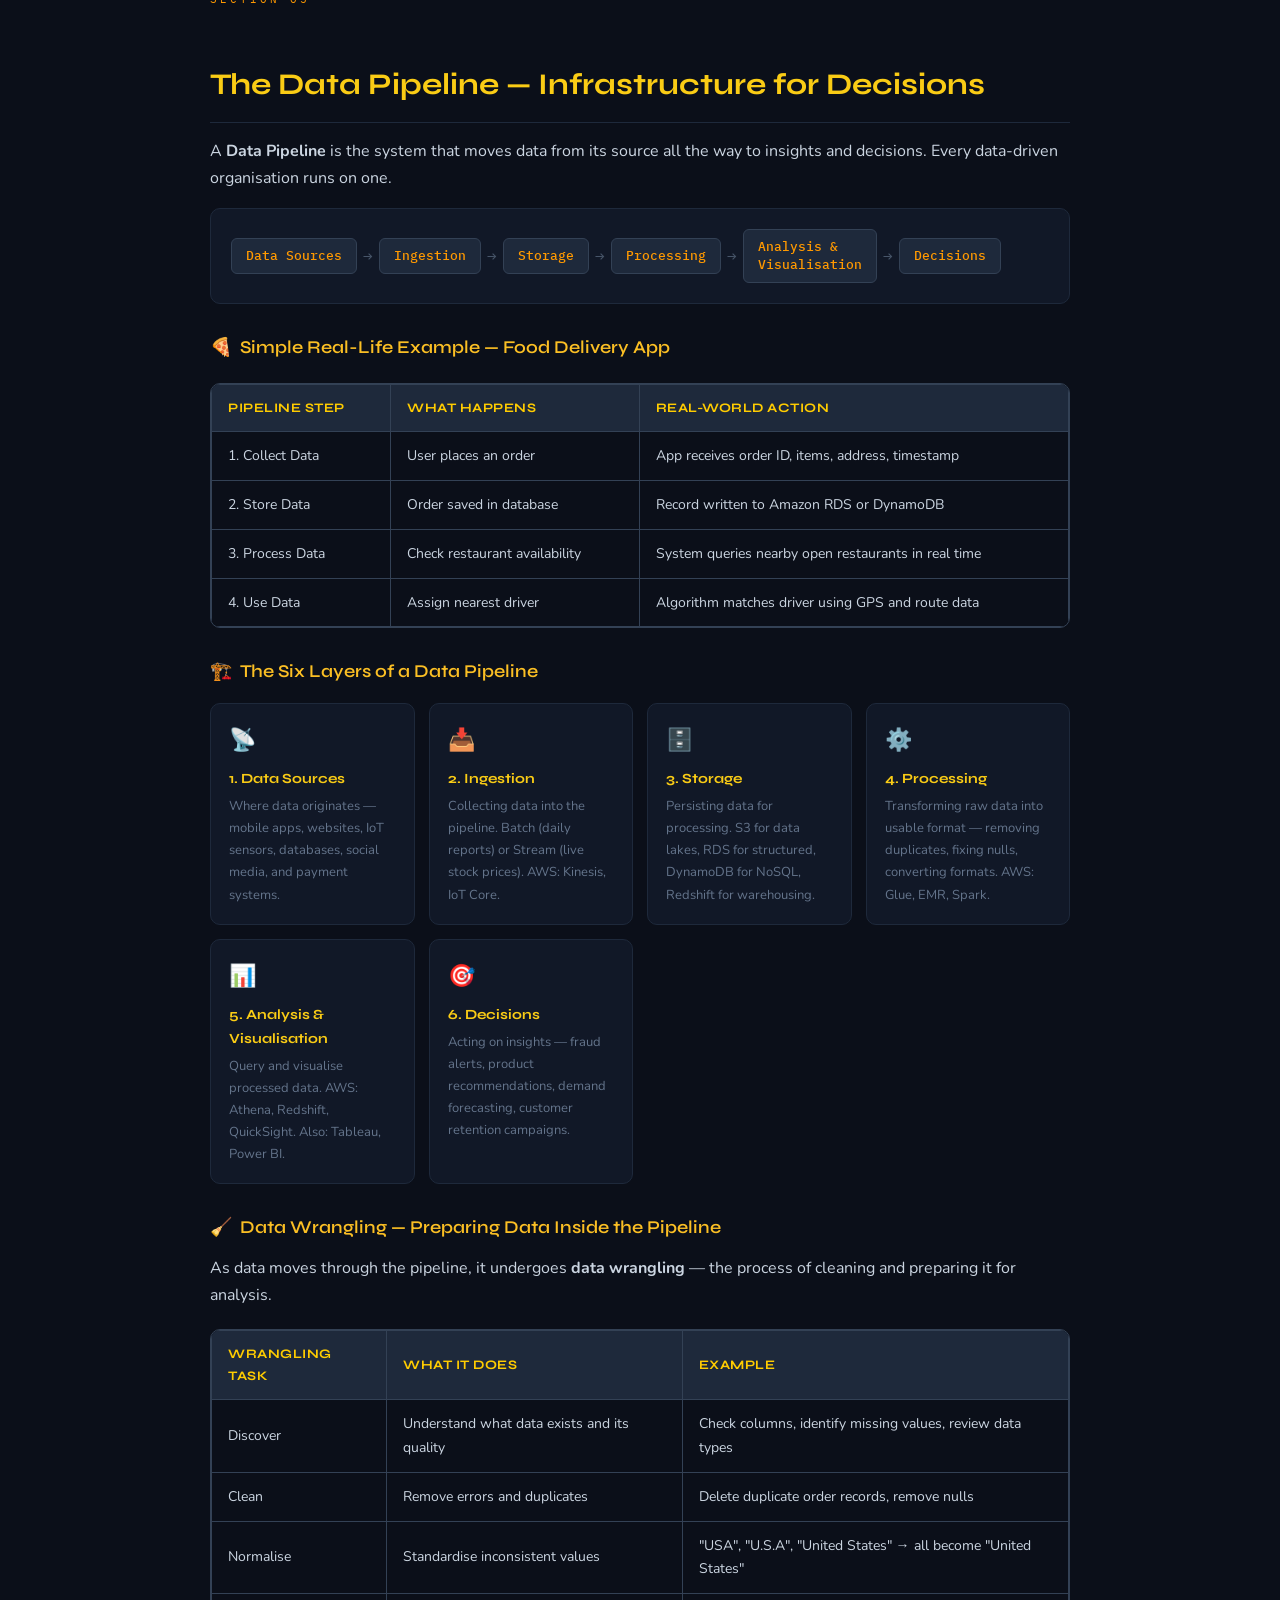
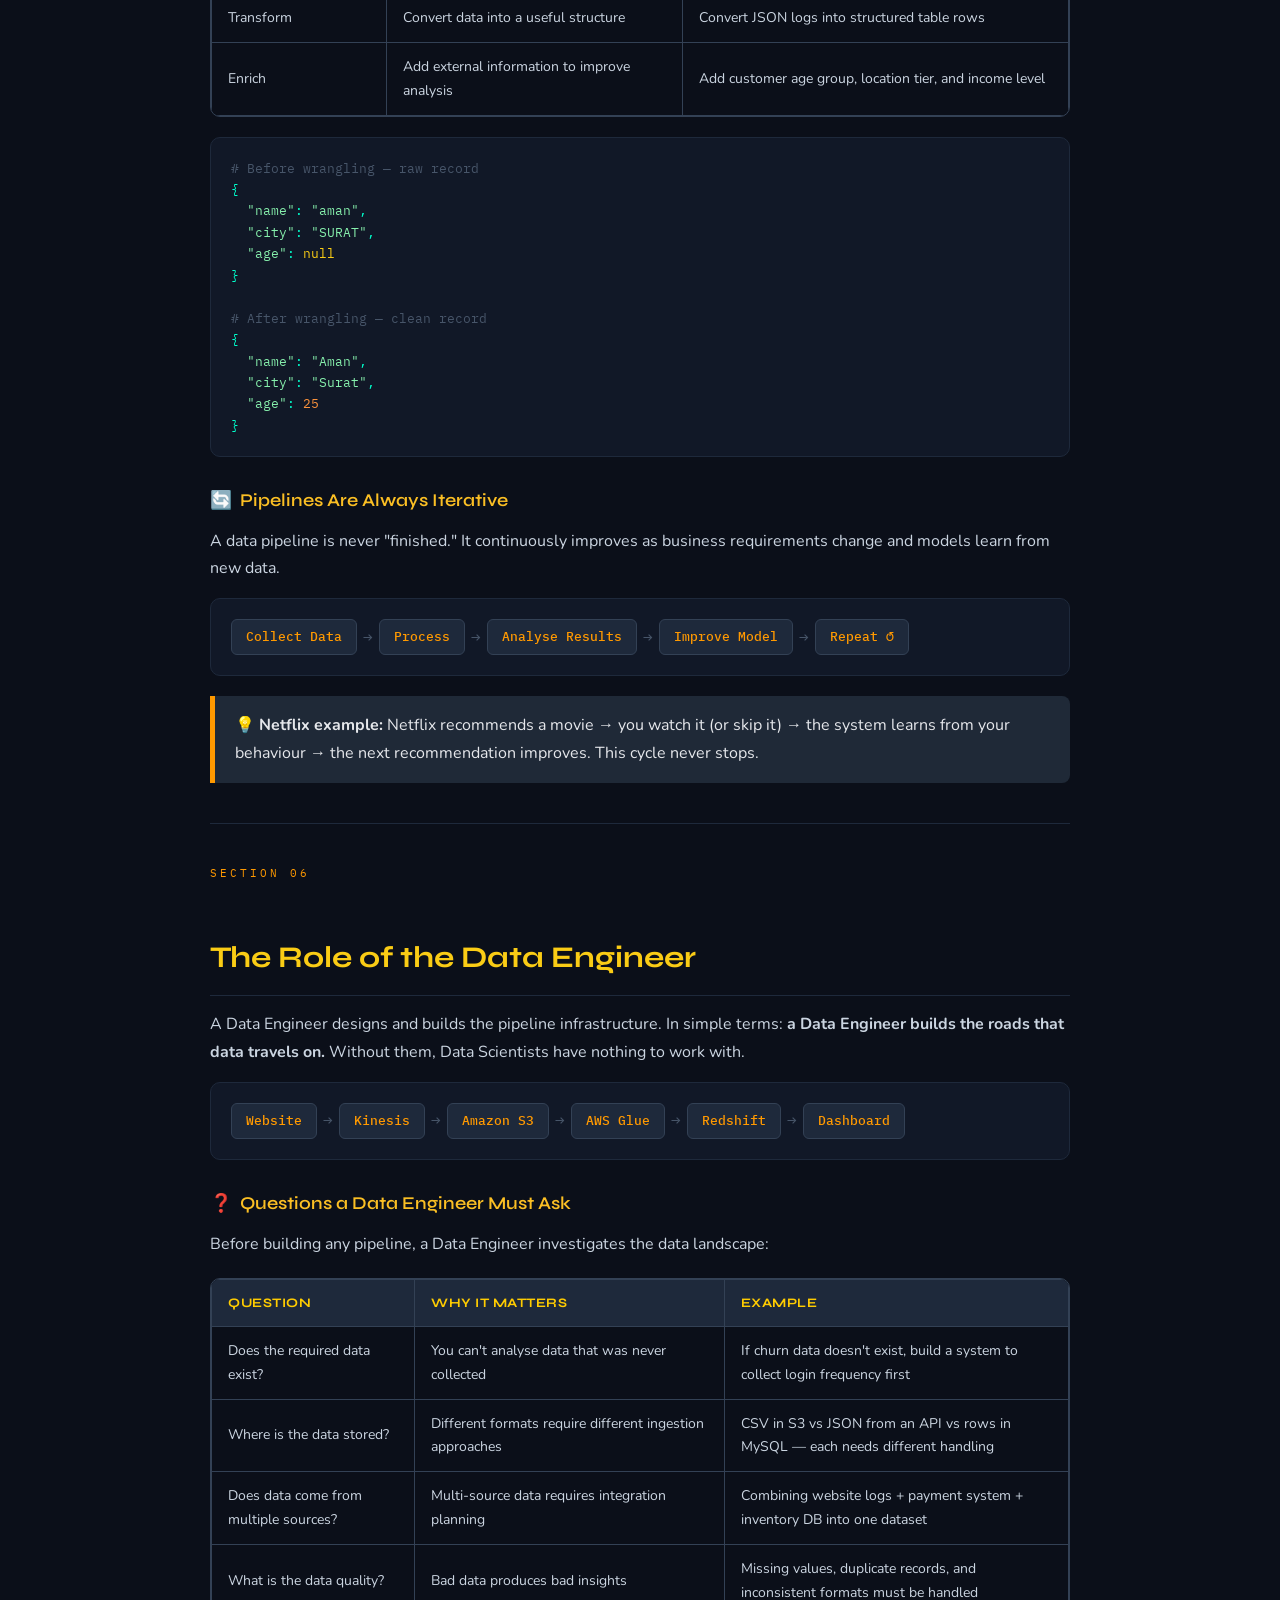
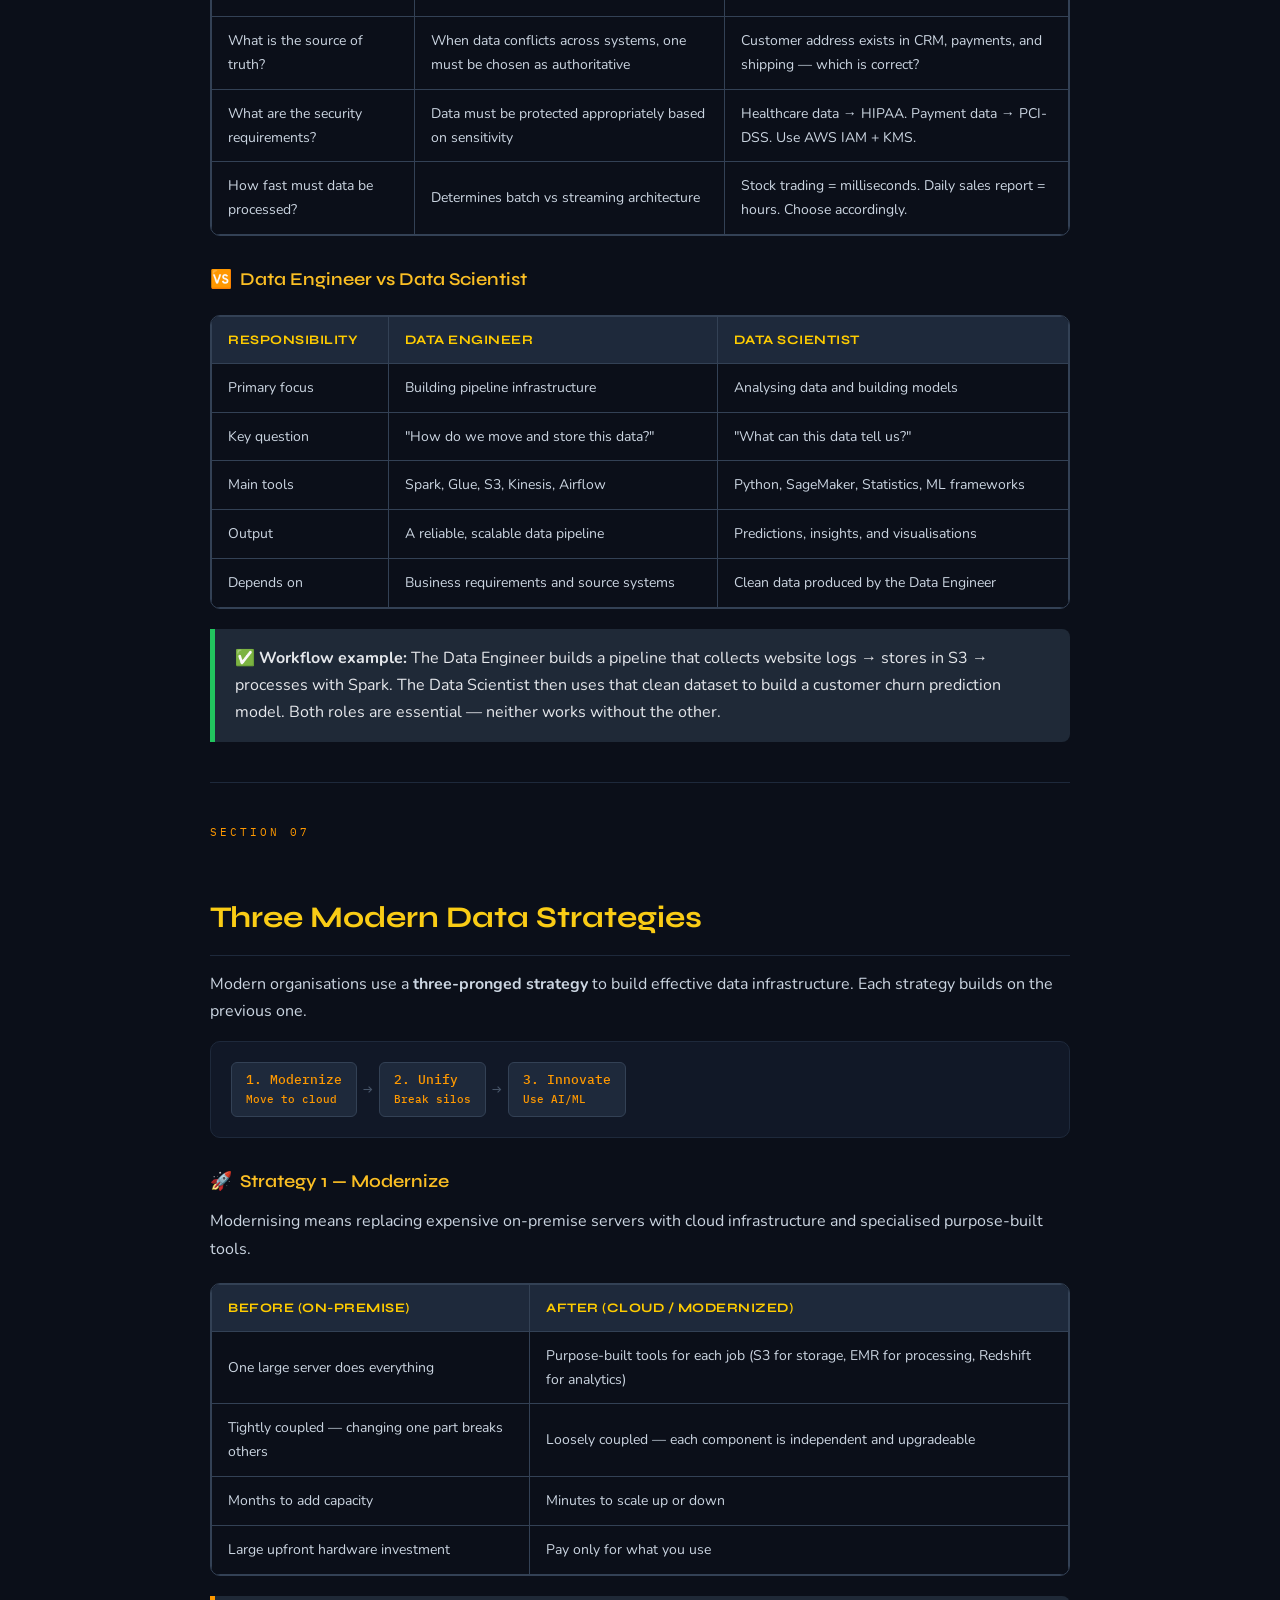
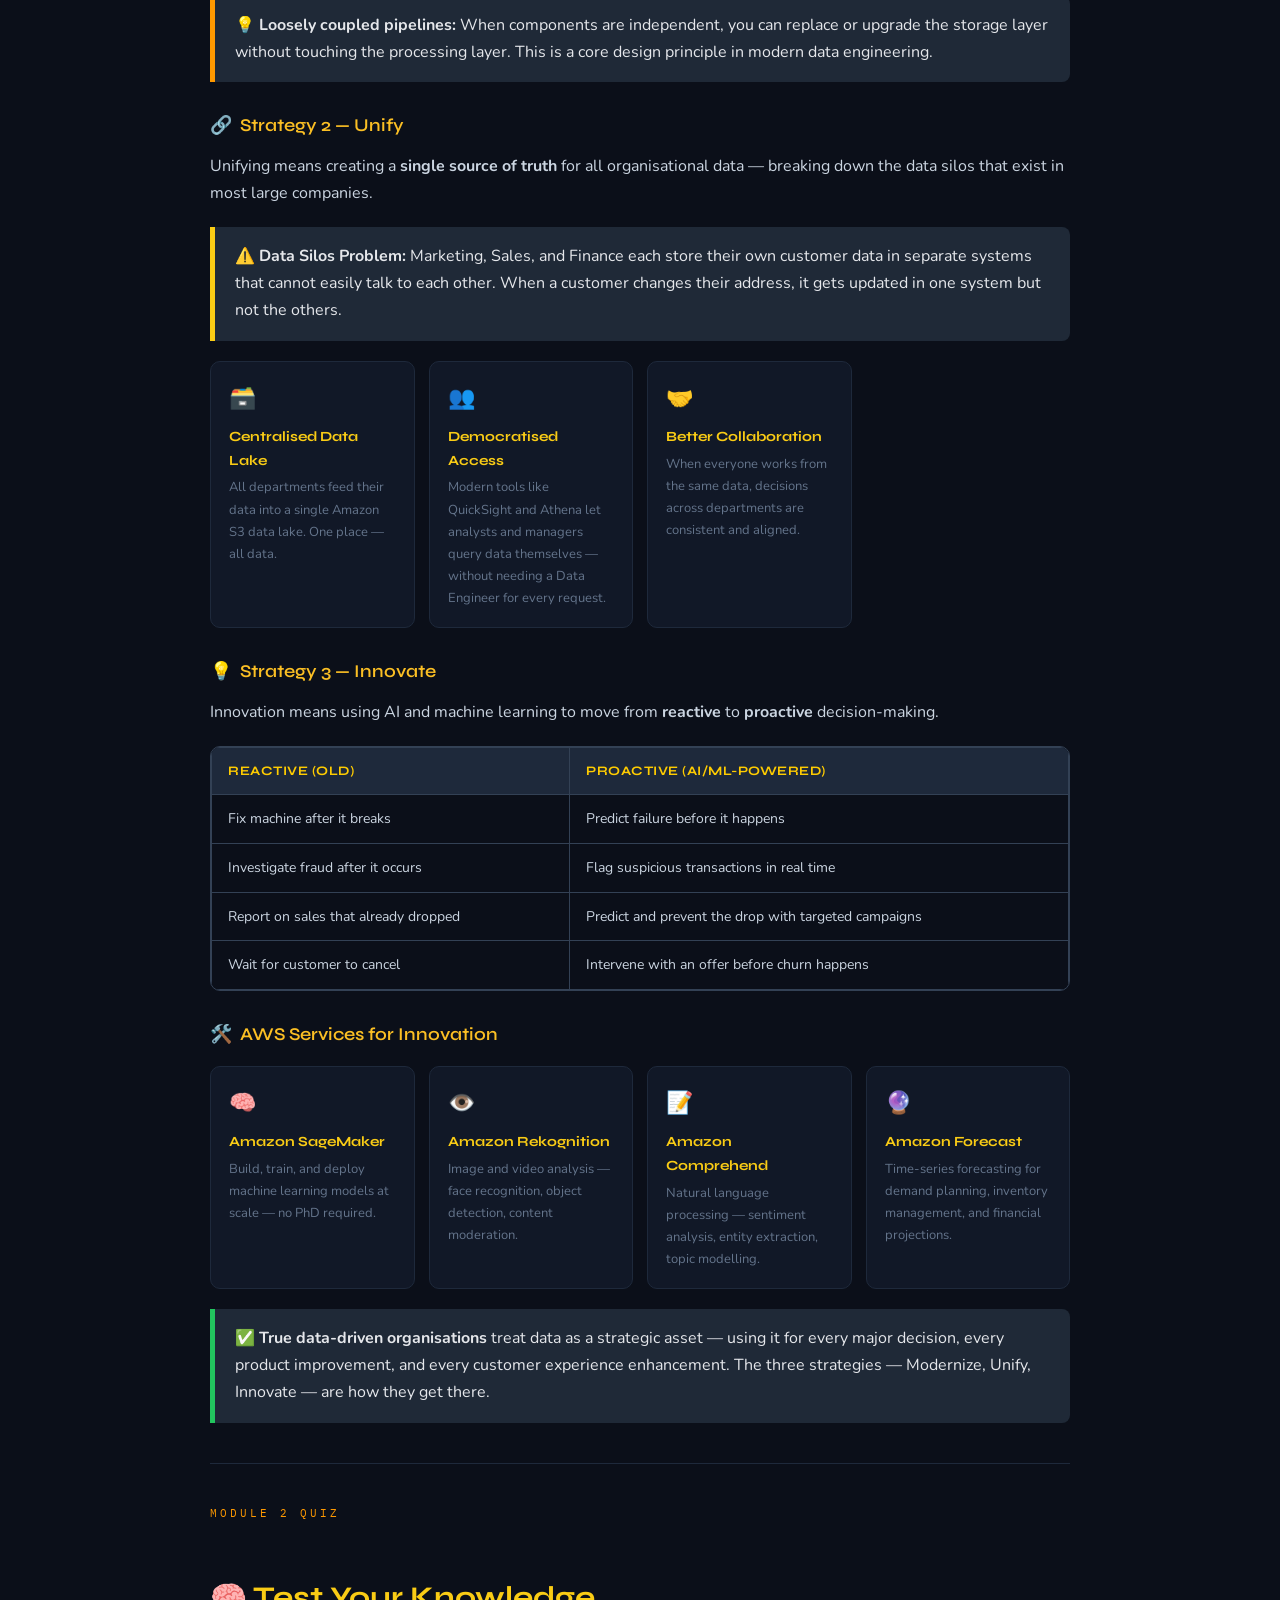
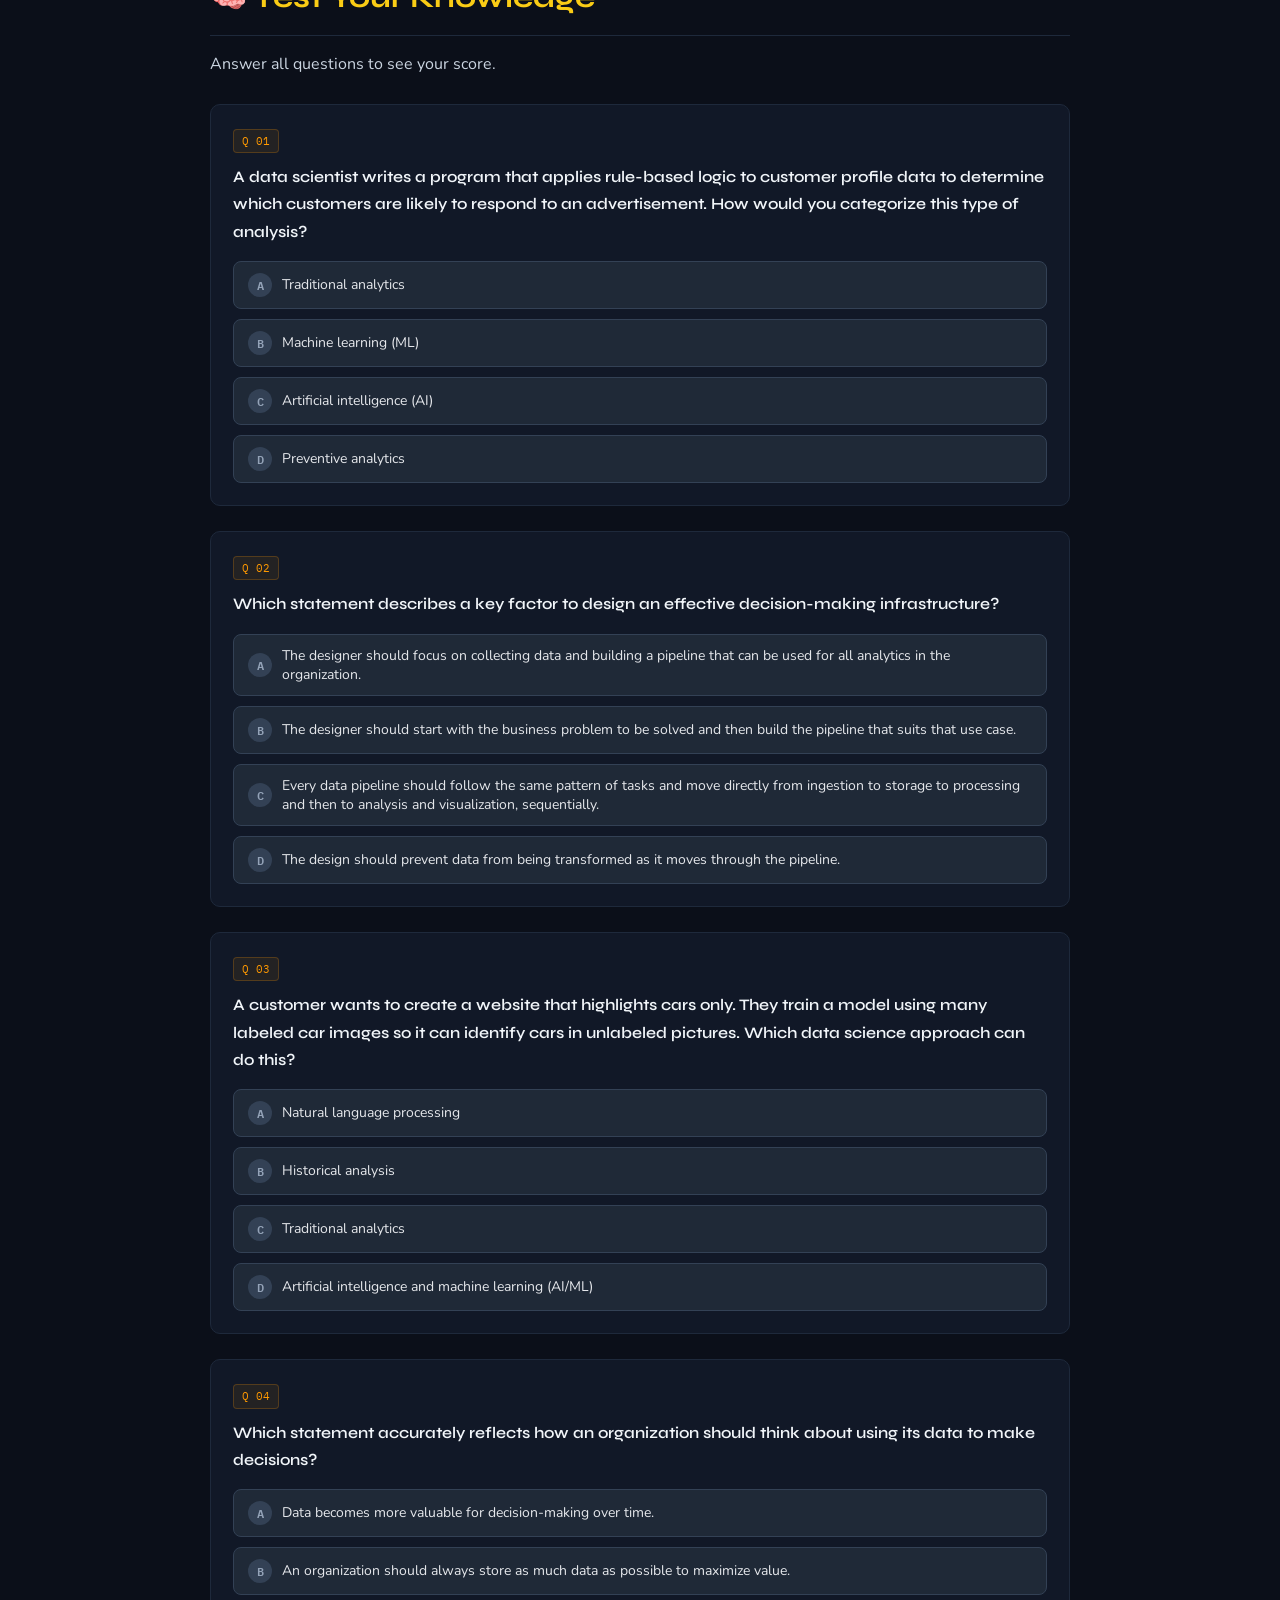
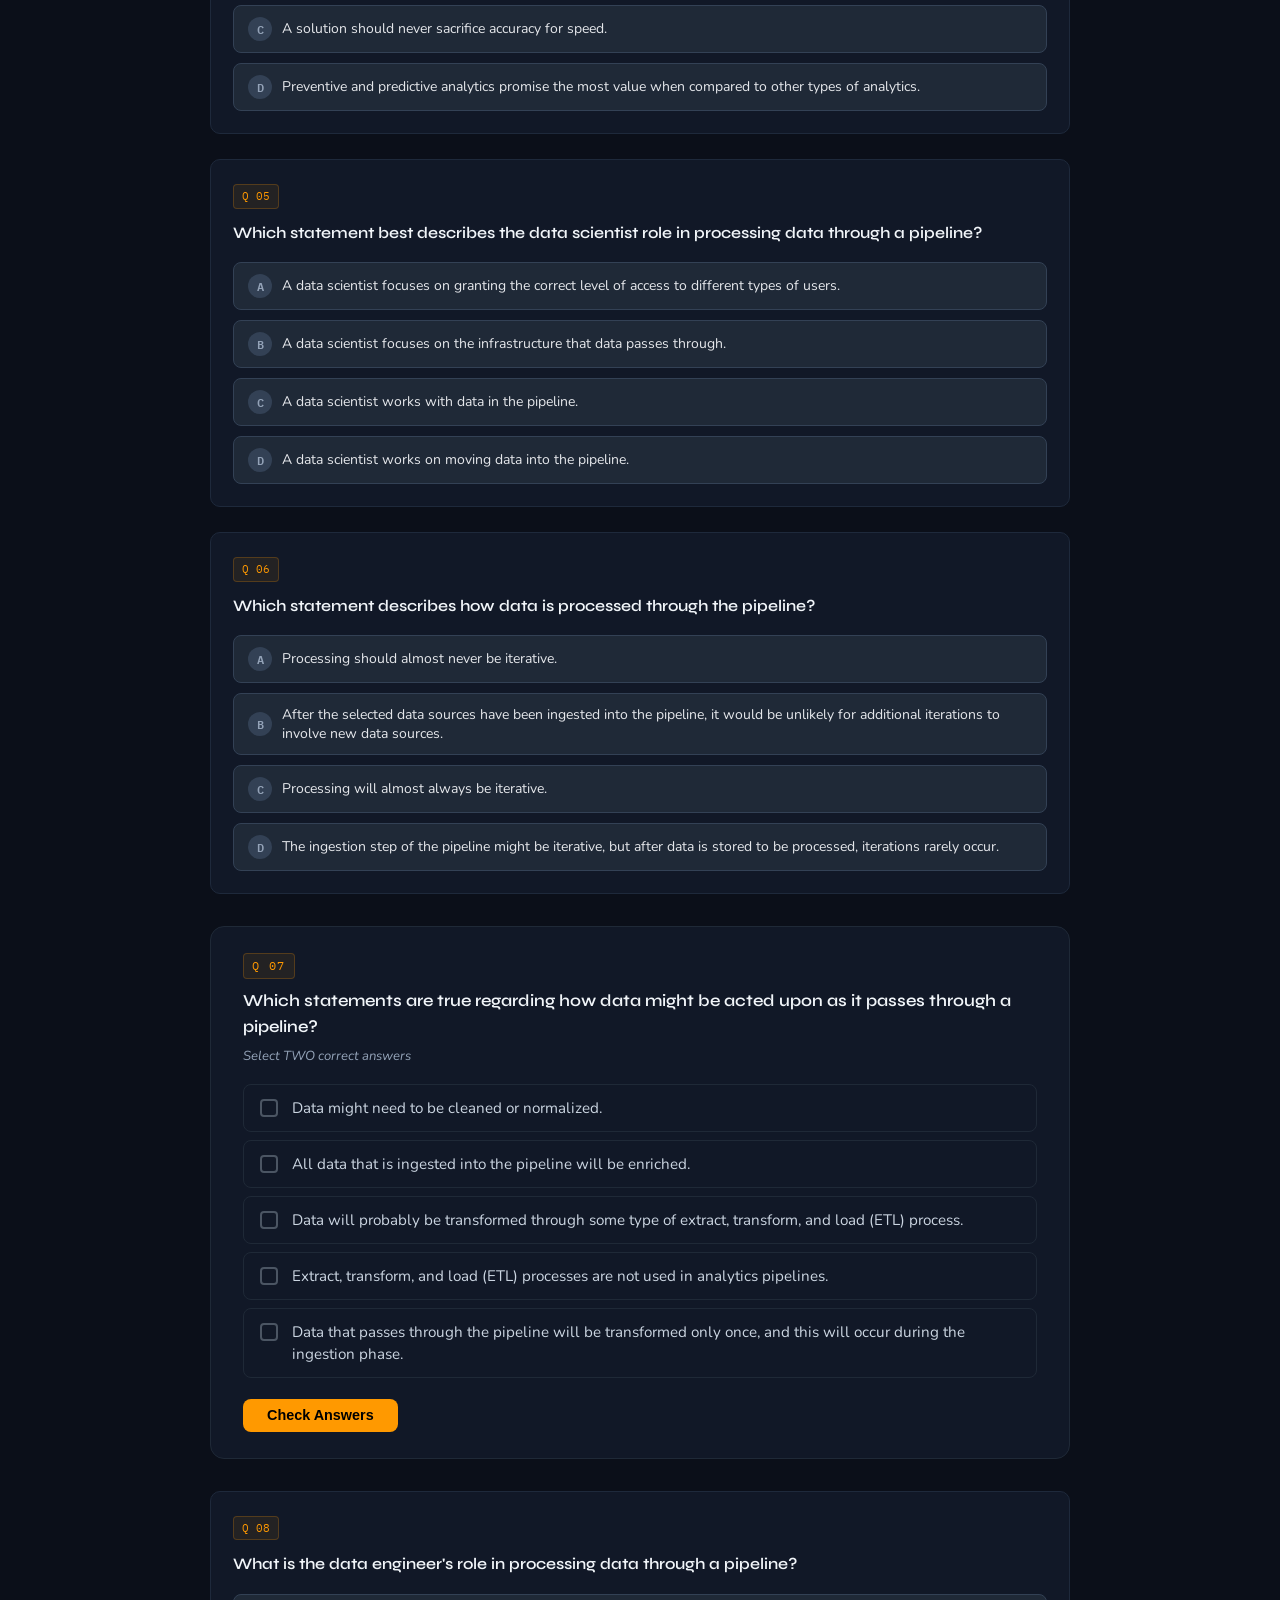
<file: topics/data-driven-orgs.html>
<!DOCTYPE html>
<html lang="en">
<head>
  <meta charset="UTF-8">
  <meta name="viewport" content="width=device-width, initial-scale=1.0">
  <title>Module 3 – Understanding Data-Driven Organizations</title>
  <link rel="stylesheet" href="../assets/css/template.css">
  <link rel="preconnect" href="https://fonts.googleapis.com">
  <link rel="preconnect" href="https://fonts.gstatic.com" crossorigin>
  <link href="https://fonts.googleapis.com/css2?family=Roboto+Slab:wght@100..900&family=IBM+Plex+Mono:wght@400;500&family=Nunito:wght@400;500;600&display=swap" rel="stylesheet">
</head>
<body>

<!-- ── HERO ── -->
<div class="hero">
  <div class="hero-eyebrow">Module 03 · AWS Academy Data Engineering</div>
  <h1>Understanding<br><span>Data-Driven Organizations</span></h1>
  <p>Learn how modern companies use data to make smarter decisions — and how Data Engineers build the infrastructure that makes it all possible.</p>
  <div class="hero-stats">
    <div class="hero-stat"><strong>4</strong><span>Analytics Levels</span></div>
    <div class="hero-stat"><strong>3</strong><span>Modern Strategies</span></div>
    <div class="hero-stat"><strong>6</strong><span>Pipeline Layers</span></div>
  </div>
</div>

<!-- ── STICKY NAV ── -->
<nav class="anchor-nav">
  <span>Jump to →</span>
  <a href="#intro">Introduction</a>
  <a href="#decisions">How Orgs Decide</a>
  <a href="#analytics-vs-ai">Analytics vs AI</a>
  <a href="#insights">Levels of Insight</a>
  <a href="#pipeline">Data Pipeline</a>
  <a href="#de-role">DE Role</a>
  <a href="#strategies">Modern Strategies</a>
  <a href="#quiz">Quiz</a>
</nav>

<div class="container">

  <!-- ────────────────────────────────────────
       SECTION 1 — INTRODUCTION
  ──────────────────────────────────────── -->
  <section id="intro">
    <div class="section-label">Section 01</div>
    <h2>What is a Data-Driven Organization?</h2>

    <p>A <strong>Data-Driven Organization</strong> is a company that makes decisions based on data — not guesswork or gut feeling. In the past, businesses relied on experience and assumptions. Today, they use data, analytics, and machine learning to make smarter, faster, more accurate decisions.</p>

    <div class="info-box">
      💡 <strong>Classic example:</strong> Netflix does not guess which movie you want to watch. It analyses what you have watched, how long you watched it, what you rated, and what genres you prefer — then recommends content tailored to you. That is data-driven decision making.
    </div>

    <h3><span class="icon">🎯</span>Module Objectives</h3>
    <p>After completing this module, you will be able to:</p>
    <ul class="styled">
      <li>Explain the difference between Data Analytics and AI/ML — and when to use each</li>
      <li>Describe the layers of a data pipeline and how data moves through them</li>
      <li>Identify the roles of Data Engineer and Data Scientist in an organisation</li>
      <li>Understand the four levels of data insights — from descriptive to prescriptive</li>
      <li>Explain the three modern data strategies: Modernize, Unify, and Innovate</li>
    </ul>

    <h3><span class="icon">💡</span>How Humans Make Decisions</h3>
    <p>Every day we make decisions using experience, reviews, research, and other people's opinions. Companies face the same challenge — but at massive scale. Where a person chooses a restaurant, a company chooses a pricing strategy for millions of customers.</p>

    <div class="card-grid">
      <div class="card">
        <div class="card-icon">🍕</div>
        <div class="card-title">Personal Decision</div>
        <div class="card-desc">Which restaurant has the best Thai food? We use reviews, past experience, and recommendations.</div>
      </div>
      <div class="card">
        <div class="card-icon">🏠</div>
        <div class="card-title">Financial Decision</div>
        <div class="card-desc">What price should I pay for a house? We use market data, comparisons, and expert opinions.</div>
      </div>
      <div class="card">
        <div class="card-icon">💼</div>
        <div class="card-title">Career Decision</div>
        <div class="card-desc">Which job should I pursue? We use salary data, growth trends, and personal skills assessment.</div>
      </div>
      <div class="card">
        <div class="card-icon">🏢</div>
        <div class="card-title">Business Decision</div>
        <div class="card-desc">Companies replace personal opinion with data systems — analysing millions of records to decide automatically.</div>
      </div>
    </div>
  </section>

  <hr class="divider">

  <!-- ────────────────────────────────────────
       SECTION 2 — HOW ORGANISATIONS DECIDE
  ──────────────────────────────────────── -->
  <section id="decisions">
    <div class="section-label">Section 02</div>
    <h2>How Organisations Use Data to Decide</h2>

    <p>Here are real-world examples of industries using data-driven decision making today:</p>

    <h3><span class="icon">💳</span>Fraud Detection — Banking</h3>
    <p>Banks cannot manually review millions of transactions. Instead, they build data systems that detect unusual patterns automatically.</p>

    <div class="table-wrap">
      <table>
        <tr>
          <th>Signal Analysed</th>
          <th>Example Anomaly</th>
          <th>Action Taken</th>
        </tr>
        <tr>
          <td>Transaction location</td>
          <td>Card used in India and UK within 1 hour</td>
          <td>Block transaction, alert customer</td>
        </tr>
        <tr>
          <td>Transaction amount</td>
          <td>Sudden ₹50,000 purchase — never done before</td>
          <td>Trigger OTP verification</td>
        </tr>
        <tr>
          <td>Purchase history</td>
          <td>Buying electronics when only groceries purchased before</td>
          <td>Flag for manual review</td>
        </tr>
      </table>
    </div>

    <h3><span class="icon">🖥️</span>Website Optimisation — A/B Testing</h3>
    <p>Companies run controlled experiments to find which design decisions drive more sales. This is called <strong>A/B testing</strong>.</p>

    <div class="pipeline">
      <div class="pipeline-step">Version A<br><small>Blue button</small></div>
      <span class="pipeline-arrow">→</span>
      <div class="pipeline-step">Show to<br><small>50% of users</small></div>
      <span class="pipeline-arrow">→</span>
      <div class="pipeline-step">Track<br><small>clicks &amp; purchases</small></div>
      <span class="pipeline-arrow">→</span>
      <div class="pipeline-step">Compare<br><small>conversion rate</small></div>
      <span class="pipeline-arrow">→</span>
      <div class="pipeline-step">Deploy<br><small>winning version</small></div>
    </div>

    <h3><span class="icon">🏥</span>Healthcare Prediction</h3>
    <p>Hospitals analyse patient history, age, and treatment data to predict which patients are at high risk of relapsing — allowing doctors to intervene before a crisis occurs.</p>

    <h3><span class="icon">🌾</span>Agriculture &amp; IoT</h3>
    <p>Modern farms use sensors to measure soil moisture, temperature, and crop growth — feeding that data into analytics systems to decide the optimal harvest time. This is data-driven farming at scale.</p>

    <div class="card-grid">
      <div class="card">
        <div class="card-icon">🔒</div>
        <div class="card-title">Cybersecurity</div>
        <div class="card-desc">Systems detect multiple failed logins, unusual IP addresses, or off-hours access — and automatically flag or block suspicious activity.</div>
      </div>
      <div class="card">
        <div class="card-icon">📦</div>
        <div class="card-title">Supply Chain</div>
        <div class="card-desc">Retailers use historical sales data and predictive models to determine exactly how much stock to order before a holiday season.</div>
      </div>
    </div>
  </section>

  <hr class="divider">

  <!-- ────────────────────────────────────────
       SECTION 3 — ANALYTICS vs AI/ML
  ──────────────────────────────────────── -->
  <section id="analytics-vs-ai">
    <div class="section-label">Section 03</div>
    <h2>Data Analytics vs AI / Machine Learning</h2>

    <p>Organisations use two main approaches to fuel data-driven decisions. Understanding the difference helps you choose the right tool for each problem.</p>

    <div class="table-wrap">
      <table>
        <tr>
          <th></th>
          <th>Data Analytics</th>
          <th>AI / Machine Learning</th>
        </tr>
        <tr>
          <td><strong>Definition</strong></td>
          <td>Systematic analysis using programming logic and rules</td>
          <td>Mathematical models that learn patterns from data automatically</td>
        </tr>
        <tr>
          <td><strong>Rules</strong></td>
          <td>Manually defined by a human</td>
          <td>Learned automatically from training data</td>
        </tr>
        <tr>
          <td><strong>Best for</strong></td>
          <td>Structured data with defined questions</td>
          <td>Complex, unstructured data and predictions</td>
        </tr>
        <tr>
          <td><strong>Example question</strong></td>
          <td>"Which product sold the most last month?"</td>
          <td>"Which customers are likely to cancel their subscription?"</td>
        </tr>
        <tr>
          <td><strong>AWS tool</strong></td>
          <td>Athena, Redshift, QuickSight</td>
          <td>Amazon SageMaker, Rekognition, Comprehend</td>
        </tr>
      </table>
    </div>

    <h3><span class="icon">📊</span>Data Analytics in Action</h3>
    <p>A retail company wants to know which product sells most. A Data Analyst writes a SQL query:</p>

<pre><span class="kw">SELECT</span> product_name, <span class="fn">SUM</span>(sales) <span class="kw">AS</span> total_sales
<span class="kw">FROM</span> orders
<span class="kw">GROUP BY</span> product_name
<span class="kw">ORDER BY</span> total_sales <span class="kw">DESC</span>;

<span class="cm">-- Output:</span>
<span class="cm">-- Shoes    → 5,000 sales</span>
<span class="cm">-- T-shirts → 3,200 sales</span>
<span class="cm">-- Bags     → 1,200 sales</span></pre>

    <p>This works perfectly — it answers a clear, structured question using logic. No machine learning needed.</p>

    <h3><span class="icon">🤖</span>AI / ML in Action — Dog Image Classifier</h3>
    <p>This same problem shows why ML is fundamentally different from traditional analytics.</p>

    <div class="table-wrap">
      <table>
        <tr>
          <th>Approach</th>
          <th>How It Works</th>
          <th>Limitation</th>
        </tr>
        <tr>
          <td><span class="badge badge-blue">Traditional Analytics</span></td>
          <td>A human manually defines rules: 4 legs, tail, fur, ear shape → dog</td>
          <td>Breaks when dogs look unusual. Cannot generalise to new cases.</td>
        </tr>
        <tr>
          <td><span class="badge badge-orange">AI / ML</span></td>
          <td>Train model on 10,000 dog images + 10,000 non-dog images. Model learns patterns automatically.</td>
          <td>Needs large labelled dataset. More compute required.</td>
        </tr>
      </table>
    </div>

    <h3><span class="icon">👥</span>Business Example — Customer Relationship Management</h3>

    <div class="card-grid">
      <div class="card">
        <div class="card-icon">📊</div>
        <div class="card-title">Analytics Approach</div>
        <div class="card-desc">Segment customers by total spend: Premium (&gt;$5,000), Regular ($1,000–5,000), Low (&lt;$1,000). Apply fixed rules to give each group a different experience.</div>
      </div>
      <div class="card">
        <div class="card-icon">🤖</div>
        <div class="card-title">AI/ML Approach</div>
        <div class="card-desc">Train a model on purchase frequency, complaints, website visits, and support calls. Model predicts which customers are likely to cancel — before they do.</div>
      </div>
    </div>

    <div class="info-box">
      💡 <strong>Key insight:</strong> Analytics answers "what happened?" — ML predicts "what will happen?" Both are valuable; the right choice depends on the question you are trying to answer.
    </div>
  </section>

  <hr class="divider">

  <!-- ────────────────────────────────────────
       SECTION 4 — LEVELS OF INSIGHT
  ──────────────────────────────────────── -->
  <section id="insights">
    <div class="section-label">Section 04</div>
    <h2>Four Levels of Data Insights</h2>

    <p>Not all analytics are equal. As you move up the four levels, the insights become more valuable — and more difficult to produce.</p>

    <div class="table-wrap">
      <table>
        <tr>
          <th>Level</th>
          <th>Question Answered</th>
          <th>Example</th>
          <th>Value</th>
        </tr>
        <tr>
          <td><span class="badge badge-blue">1. Descriptive</span></td>
          <td>What happened?</td>
          <td>Sales last month = ₹10,00,000</td>
          <td>Baseline</td>
        </tr>
        <tr>
          <td><span class="badge badge-yellow">2. Diagnostic</span></td>
          <td>Why did it happen?</td>
          <td>Sales increased because a marketing campaign ran</td>
          <td>Medium</td>
        </tr>
        <tr>
          <td><span class="badge badge-orange">3. Predictive</span></td>
          <td>What will happen?</td>
          <td>Next month's sales predicted = ₹12,00,000</td>
          <td>High</td>
        </tr>
        <tr>
          <td><span class="badge badge-green">4. Prescriptive</span></td>
          <td>What should we do?</td>
          <td>Increase marketing budget in the North region by 20%</td>
          <td>Highest</td>
        </tr>
      </table>
    </div>

    <div class="pipeline">
      <div class="pipeline-step">Descriptive<br><small>What happened?</small></div>
      <span class="pipeline-arrow">→</span>
      <div class="pipeline-step">Diagnostic<br><small>Why did it happen?</small></div>
      <span class="pipeline-arrow">→</span>
      <div class="pipeline-step">Predictive<br><small>What will happen?</small></div>
      <span class="pipeline-arrow">→</span>
      <div class="pipeline-step">Prescriptive<br><small>What should we do?</small></div>
    </div>

    <h3><span class="icon">⚠️</span>More Data Does Not Always Mean More Value</h3>
    <p>Collecting too much data creates its own problems:</p>

    <div class="card-grid">
      <div class="card">
        <div class="card-icon">💰</div>
        <div class="card-title">Higher Cost</div>
        <div class="card-desc">More data requires more storage, processing power, and engineering time to maintain.</div>
      </div>
      <div class="card">
        <div class="card-icon">🔒</div>
        <div class="card-title">Security Risk</div>
        <div class="card-desc">More data means a larger attack surface — higher risk of hacking, leaks, and privacy violations.</div>
      </div>
      <div class="card">
        <div class="card-icon">🐢</div>
        <div class="card-title">Slower Queries</div>
        <div class="card-desc">Querying 10 TB takes significantly longer than querying 1 GB — even on powerful cloud infrastructure.</div>
      </div>
      <div class="card">
        <div class="card-icon">📉</div>
        <div class="card-title">Data Ages Quickly</div>
        <div class="card-desc">Real-time traffic data is extremely valuable. Day-old traffic data is less useful. Month-old traffic data is nearly worthless.</div>
      </div>
    </div>

    <h3><span class="icon">⚖️</span>The Three Trade-Offs</h3>
    <p>Every data system requires balancing three competing factors:</p>

    <div class="table-wrap">
      <table>
        <tr>
          <th>Factor</th>
          <th>Key Question</th>
          <th>Example</th>
        </tr>
        <tr>
          <td><span class="badge badge-orange">Cost</span></td>
          <td>Is faster processing worth the additional expense?</td>
          <td>Real-time streaming is 10× more expensive than daily batch jobs</td>
        </tr>
        <tr>
          <td><span class="badge badge-yellow">Speed</span></td>
          <td>How quickly do we need results?</td>
          <td>Stock trading systems require millisecond responses; sales reports can wait hours</td>
        </tr>
        <tr>
          <td><span class="badge badge-green">Accuracy</span></td>
          <td>How precise must predictions be?</td>
          <td>Medical diagnosis requires 99%+ accuracy; ad targeting can work at 70%</td>
        </tr>
      </table>
    </div>
  </section>

  <hr class="divider">

  <!-- ────────────────────────────────────────
       SECTION 5 — DATA PIPELINE
  ──────────────────────────────────────── -->
  <section id="pipeline">
    <div class="section-label">Section 05</div>
    <h2>The Data Pipeline — Infrastructure for Decisions</h2>

    <p>A <strong>Data Pipeline</strong> is the system that moves data from its source all the way to insights and decisions. Every data-driven organisation runs on one.</p>

    <div class="pipeline">
      <div class="pipeline-step">Data Sources</div>
      <span class="pipeline-arrow">→</span>
      <div class="pipeline-step">Ingestion</div>
      <span class="pipeline-arrow">→</span>
      <div class="pipeline-step">Storage</div>
      <span class="pipeline-arrow">→</span>
      <div class="pipeline-step">Processing</div>
      <span class="pipeline-arrow">→</span>
      <div class="pipeline-step">Analysis &amp;<br>Visualisation</div>
      <span class="pipeline-arrow">→</span>
      <div class="pipeline-step">Decisions</div>
    </div>

    <h3><span class="icon">🍕</span>Simple Real-Life Example — Food Delivery App</h3>

    <div class="table-wrap">
      <table>
        <tr>
          <th>Pipeline Step</th>
          <th>What Happens</th>
          <th>Real-World Action</th>
        </tr>
        <tr>
          <td>1. Collect Data</td>
          <td>User places an order</td>
          <td>App receives order ID, items, address, timestamp</td>
        </tr>
        <tr>
          <td>2. Store Data</td>
          <td>Order saved in database</td>
          <td>Record written to Amazon RDS or DynamoDB</td>
        </tr>
        <tr>
          <td>3. Process Data</td>
          <td>Check restaurant availability</td>
          <td>System queries nearby open restaurants in real time</td>
        </tr>
        <tr>
          <td>4. Use Data</td>
          <td>Assign nearest driver</td>
          <td>Algorithm matches driver using GPS and route data</td>
        </tr>
      </table>
    </div>

    <h3><span class="icon">🏗️</span>The Six Layers of a Data Pipeline</h3>

    <div class="card-grid">
      <div class="card">
        <div class="card-icon">📡</div>
        <div class="card-title">1. Data Sources</div>
        <div class="card-desc">Where data originates — mobile apps, websites, IoT sensors, databases, social media, and payment systems.</div>
      </div>
      <div class="card">
        <div class="card-icon">📥</div>
        <div class="card-title">2. Ingestion</div>
        <div class="card-desc">Collecting data into the pipeline. Batch (daily reports) or Stream (live stock prices). AWS: Kinesis, IoT Core.</div>
      </div>
      <div class="card">
        <div class="card-icon">🗄️</div>
        <div class="card-title">3. Storage</div>
        <div class="card-desc">Persisting data for processing. S3 for data lakes, RDS for structured, DynamoDB for NoSQL, Redshift for warehousing.</div>
      </div>
      <div class="card">
        <div class="card-icon">⚙️</div>
        <div class="card-title">4. Processing</div>
        <div class="card-desc">Transforming raw data into usable format — removing duplicates, fixing nulls, converting formats. AWS: Glue, EMR, Spark.</div>
      </div>
      <div class="card">
        <div class="card-icon">📊</div>
        <div class="card-title">5. Analysis &amp; Visualisation</div>
        <div class="card-desc">Query and visualise processed data. AWS: Athena, Redshift, QuickSight. Also: Tableau, Power BI.</div>
      </div>
      <div class="card">
        <div class="card-icon">🎯</div>
        <div class="card-title">6. Decisions</div>
        <div class="card-desc">Acting on insights — fraud alerts, product recommendations, demand forecasting, customer retention campaigns.</div>
      </div>
    </div>

    <h3><span class="icon">🧹</span>Data Wrangling — Preparing Data Inside the Pipeline</h3>
    <p>As data moves through the pipeline, it undergoes <strong>data wrangling</strong> — the process of cleaning and preparing it for analysis.</p>

    <div class="table-wrap">
      <table>
        <tr>
          <th>Wrangling Task</th>
          <th>What It Does</th>
          <th>Example</th>
        </tr>
        <tr>
          <td>Discover</td>
          <td>Understand what data exists and its quality</td>
          <td>Check columns, identify missing values, review data types</td>
        </tr>
        <tr>
          <td>Clean</td>
          <td>Remove errors and duplicates</td>
          <td>Delete duplicate order records, remove nulls</td>
        </tr>
        <tr>
          <td>Normalise</td>
          <td>Standardise inconsistent values</td>
          <td>"USA", "U.S.A", "United States" → all become "United States"</td>
        </tr>
        <tr>
          <td>Transform</td>
          <td>Convert data into a useful structure</td>
          <td>Convert JSON logs into structured table rows</td>
        </tr>
        <tr>
          <td>Enrich</td>
          <td>Add external information to improve analysis</td>
          <td>Add customer age group, location tier, and income level</td>
        </tr>
      </table>
    </div>

<pre><span class="cm"># Before wrangling — raw record</span>
{
  <span class="str">"name"</span>: <span class="str">"aman"</span>,
  <span class="str">"city"</span>: <span class="str">"SURAT"</span>,
  <span class="str">"age"</span>: <span class="kw">null</span>
}

<span class="cm"># After wrangling — clean record</span>
{
  <span class="str">"name"</span>: <span class="str">"Aman"</span>,
  <span class="str">"city"</span>: <span class="str">"Surat"</span>,
  <span class="str">"age"</span>: <span class="num">25</span>
}</pre>

    <h3><span class="icon">🔄</span>Pipelines Are Always Iterative</h3>
    <p>A data pipeline is never "finished." It continuously improves as business requirements change and models learn from new data.</p>

    <div class="pipeline">
      <div class="pipeline-step">Collect Data</div>
      <span class="pipeline-arrow">→</span>
      <div class="pipeline-step">Process</div>
      <span class="pipeline-arrow">→</span>
      <div class="pipeline-step">Analyse Results</div>
      <span class="pipeline-arrow">→</span>
      <div class="pipeline-step">Improve Model</div>
      <span class="pipeline-arrow">→</span>
      <div class="pipeline-step">Repeat ↺</div>
    </div>

    <div class="info-box">
      💡 <strong>Netflix example:</strong> Netflix recommends a movie → you watch it (or skip it) → the system learns from your behaviour → the next recommendation improves. This cycle never stops.
    </div>
  </section>

  <hr class="divider">

  <!-- ────────────────────────────────────────
       SECTION 6 — ROLE OF THE DATA ENGINEER
  ──────────────────────────────────────── -->
  <section id="de-role">
    <div class="section-label">Section 06</div>
    <h2>The Role of the Data Engineer</h2>

    <p>A Data Engineer designs and builds the pipeline infrastructure. In simple terms: <strong>a Data Engineer builds the roads that data travels on.</strong> Without them, Data Scientists have nothing to work with.</p>

    <div class="pipeline">
      <div class="pipeline-step">Website</div>
      <span class="pipeline-arrow">→</span>
      <div class="pipeline-step">Kinesis</div>
      <span class="pipeline-arrow">→</span>
      <div class="pipeline-step">Amazon S3</div>
      <span class="pipeline-arrow">→</span>
      <div class="pipeline-step">AWS Glue</div>
      <span class="pipeline-arrow">→</span>
      <div class="pipeline-step">Redshift</div>
      <span class="pipeline-arrow">→</span>
      <div class="pipeline-step">Dashboard</div>
    </div>

    <h3><span class="icon">❓</span>Questions a Data Engineer Must Ask</h3>
    <p>Before building any pipeline, a Data Engineer investigates the data landscape:</p>

    <div class="table-wrap">
      <table>
        <tr>
          <th>Question</th>
          <th>Why It Matters</th>
          <th>Example</th>
        </tr>
        <tr>
          <td>Does the required data exist?</td>
          <td>You can't analyse data that was never collected</td>
          <td>If churn data doesn't exist, build a system to collect login frequency first</td>
        </tr>
        <tr>
          <td>Where is the data stored?</td>
          <td>Different formats require different ingestion approaches</td>
          <td>CSV in S3 vs JSON from an API vs rows in MySQL — each needs different handling</td>
        </tr>
        <tr>
          <td>Does data come from multiple sources?</td>
          <td>Multi-source data requires integration planning</td>
          <td>Combining website logs + payment system + inventory DB into one dataset</td>
        </tr>
        <tr>
          <td>What is the data quality?</td>
          <td>Bad data produces bad insights</td>
          <td>Missing values, duplicate records, and inconsistent formats must be handled</td>
        </tr>
        <tr>
          <td>What is the source of truth?</td>
          <td>When data conflicts across systems, one must be chosen as authoritative</td>
          <td>Customer address exists in CRM, payments, and shipping — which is correct?</td>
        </tr>
        <tr>
          <td>What are the security requirements?</td>
          <td>Data must be protected appropriately based on sensitivity</td>
          <td>Healthcare data → HIPAA. Payment data → PCI-DSS. Use AWS IAM + KMS.</td>
        </tr>
        <tr>
          <td>How fast must data be processed?</td>
          <td>Determines batch vs streaming architecture</td>
          <td>Stock trading = milliseconds. Daily sales report = hours. Choose accordingly.</td>
        </tr>
      </table>
    </div>

    <h3><span class="icon">🆚</span>Data Engineer vs Data Scientist</h3>

    <div class="table-wrap">
      <table>
        <tr>
          <th>Responsibility</th>
          <th>Data Engineer</th>
          <th>Data Scientist</th>
        </tr>
        <tr>
          <td>Primary focus</td>
          <td>Building pipeline infrastructure</td>
          <td>Analysing data and building models</td>
        </tr>
        <tr>
          <td>Key question</td>
          <td>"How do we move and store this data?"</td>
          <td>"What can this data tell us?"</td>
        </tr>
        <tr>
          <td>Main tools</td>
          <td>Spark, Glue, S3, Kinesis, Airflow</td>
          <td>Python, SageMaker, Statistics, ML frameworks</td>
        </tr>
        <tr>
          <td>Output</td>
          <td>A reliable, scalable data pipeline</td>
          <td>Predictions, insights, and visualisations</td>
        </tr>
        <tr>
          <td>Depends on</td>
          <td>Business requirements and source systems</td>
          <td>Clean data produced by the Data Engineer</td>
        </tr>
      </table>
    </div>

    <div class="success-box">
      ✅ <strong>Workflow example:</strong> The Data Engineer builds a pipeline that collects website logs → stores in S3 → processes with Spark. The Data Scientist then uses that clean dataset to build a customer churn prediction model. Both roles are essential — neither works without the other.
    </div>
  </section>

  <hr class="divider">

  <!-- ────────────────────────────────────────
       SECTION 7 — MODERN STRATEGIES
  ──────────────────────────────────────── -->
  <section id="strategies">
    <div class="section-label">Section 07</div>
    <h2>Three Modern Data Strategies</h2>

    <p>Modern organisations use a <strong>three-pronged strategy</strong> to build effective data infrastructure. Each strategy builds on the previous one.</p>

    <div class="pipeline">
      <div class="pipeline-step">1. Modernize<br><small>Move to cloud</small></div>
      <span class="pipeline-arrow">→</span>
      <div class="pipeline-step">2. Unify<br><small>Break silos</small></div>
      <span class="pipeline-arrow">→</span>
      <div class="pipeline-step">3. Innovate<br><small>Use AI/ML</small></div>
    </div>

    <h3><span class="icon">🚀</span>Strategy 1 — Modernize</h3>
    <p>Modernising means replacing expensive on-premise servers with cloud infrastructure and specialised purpose-built tools.</p>

    <div class="table-wrap">
      <table>
        <tr>
          <th>Before (On-Premise)</th>
          <th>After (Cloud / Modernized)</th>
        </tr>
        <tr>
          <td>One large server does everything</td>
          <td>Purpose-built tools for each job (S3 for storage, EMR for processing, Redshift for analytics)</td>
        </tr>
        <tr>
          <td>Tightly coupled — changing one part breaks others</td>
          <td>Loosely coupled — each component is independent and upgradeable</td>
        </tr>
        <tr>
          <td>Months to add capacity</td>
          <td>Minutes to scale up or down</td>
        </tr>
        <tr>
          <td>Large upfront hardware investment</td>
          <td>Pay only for what you use</td>
        </tr>
      </table>
    </div>

    <div class="info-box">
      💡 <strong>Loosely coupled pipelines:</strong> When components are independent, you can replace or upgrade the storage layer without touching the processing layer. This is a core design principle in modern data engineering.
    </div>

    <h3><span class="icon">🔗</span>Strategy 2 — Unify</h3>
    <p>Unifying means creating a <strong>single source of truth</strong> for all organisational data — breaking down the data silos that exist in most large companies.</p>

    <div class="warn-box">
      ⚠️ <strong>Data Silos Problem:</strong> Marketing, Sales, and Finance each store their own customer data in separate systems that cannot easily talk to each other. When a customer changes their address, it gets updated in one system but not the others.
    </div>

    <div class="card-grid">
      <div class="card">
        <div class="card-icon">🗃️</div>
        <div class="card-title">Centralised Data Lake</div>
        <div class="card-desc">All departments feed their data into a single Amazon S3 data lake. One place — all data.</div>
      </div>
      <div class="card">
        <div class="card-icon">👥</div>
        <div class="card-title">Democratised Access</div>
        <div class="card-desc">Modern tools like QuickSight and Athena let analysts and managers query data themselves — without needing a Data Engineer for every request.</div>
      </div>
      <div class="card">
        <div class="card-icon">🤝</div>
        <div class="card-title">Better Collaboration</div>
        <div class="card-desc">When everyone works from the same data, decisions across departments are consistent and aligned.</div>
      </div>
    </div>

    <h3><span class="icon">💡</span>Strategy 3 — Innovate</h3>
    <p>Innovation means using AI and machine learning to move from <strong>reactive</strong> to <strong>proactive</strong> decision-making.</p>

    <div class="table-wrap">
      <table>
        <tr>
          <th>Reactive (Old)</th>
          <th>Proactive (AI/ML-Powered)</th>
        </tr>
        <tr>
          <td>Fix machine after it breaks</td>
          <td>Predict failure before it happens</td>
        </tr>
        <tr>
          <td>Investigate fraud after it occurs</td>
          <td>Flag suspicious transactions in real time</td>
        </tr>
        <tr>
          <td>Report on sales that already dropped</td>
          <td>Predict and prevent the drop with targeted campaigns</td>
        </tr>
        <tr>
          <td>Wait for customer to cancel</td>
          <td>Intervene with an offer before churn happens</td>
        </tr>
      </table>
    </div>

    <h3><span class="icon">🛠️</span>AWS Services for Innovation</h3>
    <div class="card-grid">
      <div class="card">
        <div class="card-icon">🧠</div>
        <div class="card-title">Amazon SageMaker</div>
        <div class="card-desc">Build, train, and deploy machine learning models at scale — no PhD required.</div>
      </div>
      <div class="card">
        <div class="card-icon">👁️</div>
        <div class="card-title">Amazon Rekognition</div>
        <div class="card-desc">Image and video analysis — face recognition, object detection, content moderation.</div>
      </div>
      <div class="card">
        <div class="card-icon">📝</div>
        <div class="card-title">Amazon Comprehend</div>
        <div class="card-desc">Natural language processing — sentiment analysis, entity extraction, topic modelling.</div>
      </div>
      <div class="card">
        <div class="card-icon">🔮</div>
        <div class="card-title">Amazon Forecast</div>
        <div class="card-desc">Time-series forecasting for demand planning, inventory management, and financial projections.</div>
      </div>
    </div>

    <div class="success-box">
      ✅ <strong>True data-driven organisations</strong> treat data as a strategic asset — using it for every major decision, every product improvement, and every customer experience enhancement. The three strategies — Modernize, Unify, Innovate — are how they get there.
    </div>
  </section>

  <hr class="divider">

  <!-- ────────────────────────────────────────
       SECTION 8 — QUIZ
  ──────────────────────────────────────── -->
  <section id="quiz">
    <div class="section-label">Module 2 Quiz</div>
    <h2>🧠 Test Your Knowledge</h2>
    <p>Answer all questions to see your score.</p>

    <!-- Q1 -->
    <div class="quiz-question">
      <div class="quiz-number">Q 01</div>
      <div class="quiz-q-text">A data scientist writes a program that applies rule-based logic to customer profile data to determine which customers are likely to respond to an advertisement. How would you categorize this type of analysis?</div>
      <div class="options">
        <button class="option-btn" onclick="answer(this,'A','A')"><span class="opt-label">A</span>Traditional analytics</button>
        <button class="option-btn" onclick="answer(this,'B','A')"><span class="opt-label">B</span>Machine learning (ML)</button>
        <button class="option-btn" onclick="answer(this,'C','A')"><span class="opt-label">C</span>Artificial intelligence (AI)</button>
        <button class="option-btn" onclick="answer(this,'D','A')"><span class="opt-label">D</span>Preventive analytics</button>
      </div>
      <div class="explanation correct-exp">
        ✅ <strong>Traditional analytics.</strong> The program uses fixed rules written by humans (rule-based logic) and does not learn from data. Any approach where logic is manually defined — not learned — is traditional analytics, not machine learning.
      </div>
    </div>

    <!-- Q2 -->
    <div class="quiz-question">
      <div class="quiz-number">Q 02</div>
      <div class="quiz-q-text">Which statement describes a key factor to design an effective decision-making infrastructure?</div>
      <div class="options">
        <button class="option-btn" onclick="answer(this,'A','B')"><span class="opt-label">A</span>The designer should focus on collecting data and building a pipeline that can be used for all analytics in the organization.</button>
        <button class="option-btn" onclick="answer(this,'B','B')"><span class="opt-label">B</span>The designer should start with the business problem to be solved and then build the pipeline that suits that use case.</button>
        <button class="option-btn" onclick="answer(this,'C','B')"><span class="opt-label">C</span>Every data pipeline should follow the same pattern of tasks and move directly from ingestion to storage to processing and then to analysis and visualization, sequentially.</button>
        <button class="option-btn" onclick="answer(this,'D','B')"><span class="opt-label">D</span>The design should prevent data from being transformed as it moves through the pipeline.</button>
      </div>
      <div class="explanation correct-exp">
        ✅ Effective data infrastructure should be <strong>designed based on the business problem</strong> or use case, not just collecting data or using a fixed pipeline structure. Start with the decision that needs to be made, then build backwards.
      </div>
    </div>

    <!-- Q3 -->
    <div class="quiz-question">
      <div class="quiz-number">Q 03</div>
      <div class="quiz-q-text">A customer wants to create a website that highlights cars only. They train a model using many labeled car images so it can identify cars in unlabeled pictures. Which data science approach can do this?</div>
      <div class="options">
        <button class="option-btn" onclick="answer(this,'A','D')"><span class="opt-label">A</span>Natural language processing</button>
        <button class="option-btn" onclick="answer(this,'B','D')"><span class="opt-label">B</span>Historical analysis</button>
        <button class="option-btn" onclick="answer(this,'C','D')"><span class="opt-label">C</span>Traditional analytics</button>
        <button class="option-btn" onclick="answer(this,'D','D')"><span class="opt-label">D</span>Artificial intelligence and machine learning (AI/ML)</button>
      </div>
      <div class="explanation correct-exp">
        ✅ <strong>AI/ML — specifically supervised learning.</strong> The model learns from labeled images to identify cars in new, unseen images. Traditional analytics would require manually coding the rules for what a car looks like, which doesn't scale.
      </div>
    </div>

    <!-- Q4 -->
    <div class="quiz-question">
      <div class="quiz-number">Q 04</div>
      <div class="quiz-q-text">Which statement accurately reflects how an organization should think about using its data to make decisions?</div>
      <div class="options">
        <button class="option-btn" onclick="answer(this,'A','A')"><span class="opt-label">A</span>Data becomes more valuable for decision-making over time.</button>
        <button class="option-btn" onclick="answer(this,'B','A')"><span class="opt-label">B</span>An organization should always store as much data as possible to maximize value.</button>
        <button class="option-btn" onclick="answer(this,'C','A')"><span class="opt-label">C</span>A solution should never sacrifice accuracy for speed.</button>
        <button class="option-btn" onclick="answer(this,'D','A')"><span class="opt-label">D</span>Preventive and predictive analytics promise the most value when compared to other types of analytics.</button>
      </div>
      <div class="explanation correct-exp">
        ✅ <strong>Data becomes more valuable over time.</strong> As organizations collect and analyze more data, they gain better insights and improve decision-making. Storing data without purpose or always prioritizing accuracy over speed are not universal principles.
      </div>
    </div>

    <!-- Q5 -->
    <div class="quiz-question">
      <div class="quiz-number">Q 05</div>
      <div class="quiz-q-text">Which statement best describes the data scientist role in processing data through a pipeline?</div>
      <div class="options">
        <button class="option-btn" onclick="answer(this,'A','C')"><span class="opt-label">A</span>A data scientist focuses on granting the correct level of access to different types of users.</button>
        <button class="option-btn" onclick="answer(this,'B','C')"><span class="opt-label">B</span>A data scientist focuses on the infrastructure that data passes through.</button>
        <button class="option-btn" onclick="answer(this,'C','C')"><span class="opt-label">C</span>A data scientist works with data in the pipeline.</button>
        <button class="option-btn" onclick="answer(this,'D','C')"><span class="opt-label">D</span>A data scientist works on moving data into the pipeline.</button>
      </div>
      <div class="explanation correct-exp">
        ✅ <strong>Data scientists work with data inside the pipeline</strong> — analysing it, building models, and extracting insights. Data engineers handle the infrastructure and data movement; access management is typically an operations or security function.
      </div>
    </div>

    <!-- Q6 -->
    <div class="quiz-question">
      <div class="quiz-number">Q 06</div>
      <div class="quiz-q-text">Which statement describes how data is processed through the pipeline?</div>
      <div class="options">
        <button class="option-btn" onclick="answer(this,'A','C')"><span class="opt-label">A</span>Processing should almost never be iterative.</button>
        <button class="option-btn" onclick="answer(this,'B','C')"><span class="opt-label">B</span>After the selected data sources have been ingested into the pipeline, it would be unlikely for additional iterations to involve new data sources.</button>
        <button class="option-btn" onclick="answer(this,'C','C')"><span class="opt-label">C</span>Processing will almost always be iterative.</button>
        <button class="option-btn" onclick="answer(this,'D','C')"><span class="opt-label">D</span>The ingestion step of the pipeline might be iterative, but after data is stored to be processed, iterations rarely occur.</button>
      </div>
      <div class="explanation correct-exp">
        ✅ <strong>Processing is almost always iterative.</strong> As requirements change, new data sources are added, and models improve, the pipeline is continuously refined. A truly "finished" pipeline is the exception, not the norm.
      </div>
    </div>

    <!-- Q7 — MULTI-SELECT -->
    <div class="quiz-multi" id="mq7">
      <div class="quiz-number">Q 07</div>
      <div class="quiz-q-text">Which statements are true regarding how data might be acted upon as it passes through a pipeline?</div>
      <div class="select-hint">Select TWO correct answers</div>
      <label class="checkbox-option"><input type="checkbox" value="A"><span class="opt-text">Data might need to be cleaned or normalized.</span></label>
      <label class="checkbox-option"><input type="checkbox" value="B"><span class="opt-text">All data that is ingested into the pipeline will be enriched.</span></label>
      <label class="checkbox-option"><input type="checkbox" value="C"><span class="opt-text">Data will probably be transformed through some type of extract, transform, and load (ETL) process.</span></label>
      <label class="checkbox-option"><input type="checkbox" value="D"><span class="opt-text">Extract, transform, and load (ETL) processes are not used in analytics pipelines.</span></label>
      <label class="checkbox-option"><input type="checkbox" value="E"><span class="opt-text">Data that passes through the pipeline will be transformed only once, and this will occur during the ingestion phase.</span></label>
      <button class="check-btn" onclick="checkMulti('mq7',['A','C'])">Check Answers</button>
      <div class="multi-explanation">
        ✅ <strong>Correct two:</strong> (1) <em>Data might need to be cleaned or normalized</em> — raw data from sources is rarely analysis-ready; cleaning and normalisation are standard steps. (2) <em>Data will probably be transformed through ETL</em> — ETL is the backbone of almost every data pipeline. Enrichment is optional, not universal, and data is typically transformed multiple times — not just once at ingestion.
      </div>
    </div>

    <!-- Q8 -->
    <div class="quiz-question">
      <div class="quiz-number">Q 08</div>
      <div class="quiz-q-text">What is the data engineer's role in processing data through a pipeline?</div>
      <div class="options">
        <button class="option-btn" onclick="answer(this,'A','D')"><span class="opt-label">A</span>Evaluate the results.</button>
        <button class="option-btn" onclick="answer(this,'B','D')"><span class="opt-label">B</span>Train data analysts on analysis and visualization tools.</button>
        <button class="option-btn" onclick="answer(this,'C','D')"><span class="opt-label">C</span>Look for additional insights in the data.</button>
        <button class="option-btn" onclick="answer(this,'D','D')"><span class="opt-label">D</span>Build the infrastructure that the data passes through.</button>
      </div>
      <div class="explanation correct-exp">
        ✅ <strong>Data engineers build and maintain the pipeline infrastructure</strong> — the systems that collect, move, store, and process data. Data Scientists and Analysts work with the data that flows through that infrastructure.
      </div>
    </div>

    <!-- Q9 -->
    <div class="quiz-question">
      <div class="quiz-number">Q 09</div>
      <div class="quiz-q-text">Which statement represents a strategy suggested for innovating with artificial intelligence and machine learning (AI/ML)?</div>
      <div class="options">
        <button class="option-btn" onclick="answer(this,'A','A')"><span class="opt-label">A</span>Take advantage of cloud services with AI/ML features that democratize access.</button>
        <button class="option-btn" onclick="answer(this,'B','A')"><span class="opt-label">B</span>Focus on structured data where you can be more certain of the outcomes.</button>
        <button class="option-btn" onclick="answer(this,'C','A')"><span class="opt-label">C</span>To protect your investment, limit ML activities to data scientists who have significant expertise with ML.</button>
        <button class="option-btn" onclick="answer(this,'D','A')"><span class="opt-label">D</span>Expect a significant investment to train analysts to use new tools and abandon older, familiar tools, such as SQL.</button>
      </div>
      <div class="explanation correct-exp">
        ✅ Cloud platforms provide built-in <strong>AI/ML tools that democratize access</strong>, making machine learning capabilities available to more users — not just specialist data scientists. Modern cloud tools often work alongside familiar tools like SQL, not replace them.
      </div>
    </div>

    <!-- Q10 -->
    <div class="quiz-question">
      <div class="quiz-number">Q 10</div>
      <div class="quiz-q-text">Which statement best describes the unify part of the three-pronged strategy to build modern data infrastructures?</div>
      <div class="options">
        <button class="option-btn" onclick="answer(this,'A','B')"><span class="opt-label">A</span>Use artificial intelligence and machine learning (AI/ML) to discover new insights faster.</button>
        <button class="option-btn" onclick="answer(this,'B','B')"><span class="opt-label">B</span>Break down silos and democratize access.</button>
        <button class="option-btn" onclick="answer(this,'C','B')"><span class="opt-label">C</span>Migrate to purpose-built tools and data stores.</button>
        <button class="option-btn" onclick="answer(this,'D','B')"><span class="opt-label">D</span>Centrally control access to data.</button>
      </div>
      <div class="explanation correct-exp">
        ✅ The <strong>unify strategy</strong> focuses on breaking down data silos and democratizing access so teams across the organization can use data effectively. Modernise = migrate to purpose-built tools. Innovate = use AI/ML for new insights.
      </div>
    </div>

    <!-- SCORE BAR -->
    <div class="score-bar" id="scoreBar" style="display:none">
      <div class="score-title">Your Score</div>
      <div class="score-count" id="scoreCount">0 / 10</div>
      <div class="score-sub" id="scoreMsg">Keep practising!</div>
    </div>

  </section>

  <!-- ── BOTTOM NAV ── -->
  <div class="bottom-nav">
    <a href="data-engineering-intro.html" class="btn">⬅ Module 2</a>
    <a href="data-types.html" class="btn">Module 4 ➡</a>
  </div>

</div>

<!-- GO TO TOP -->
<button id="topBtn">↑</button>

<script src="../assets/js/template.js"></script>
</body>
</html>
</file>
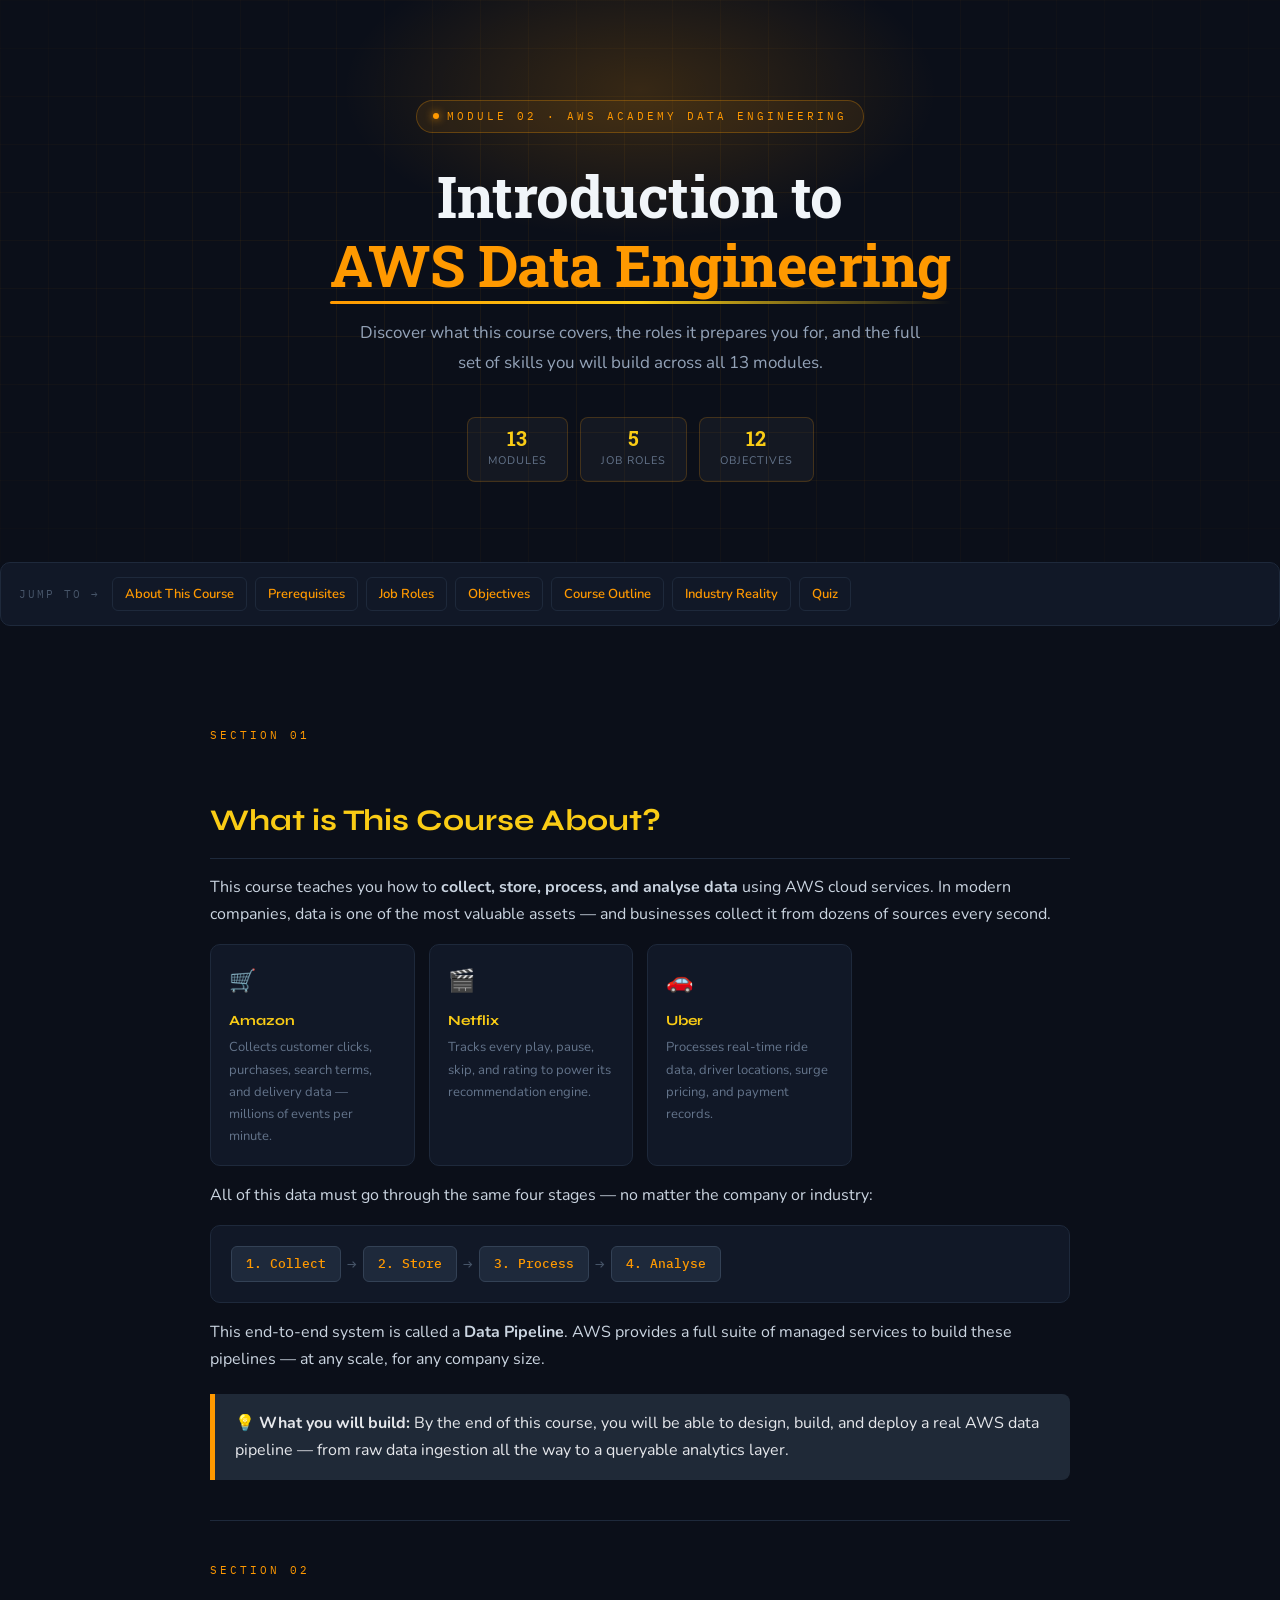
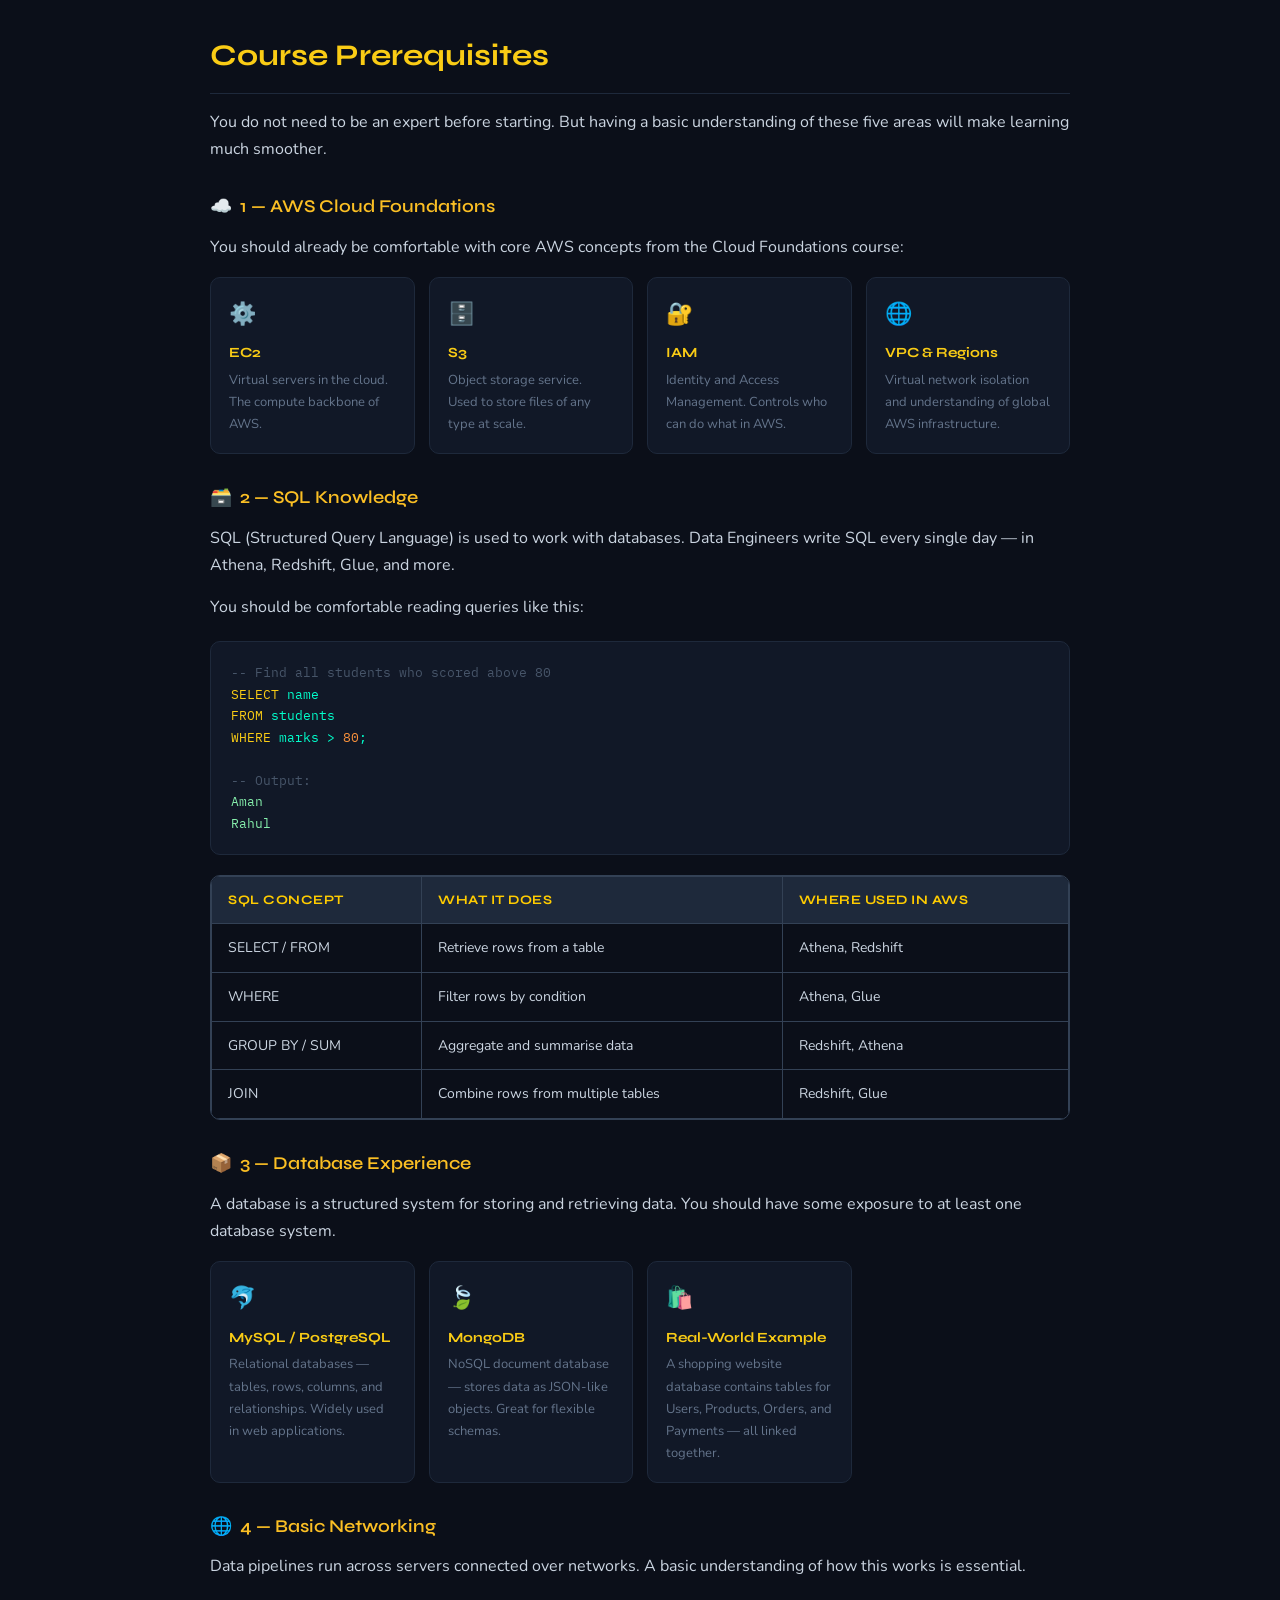
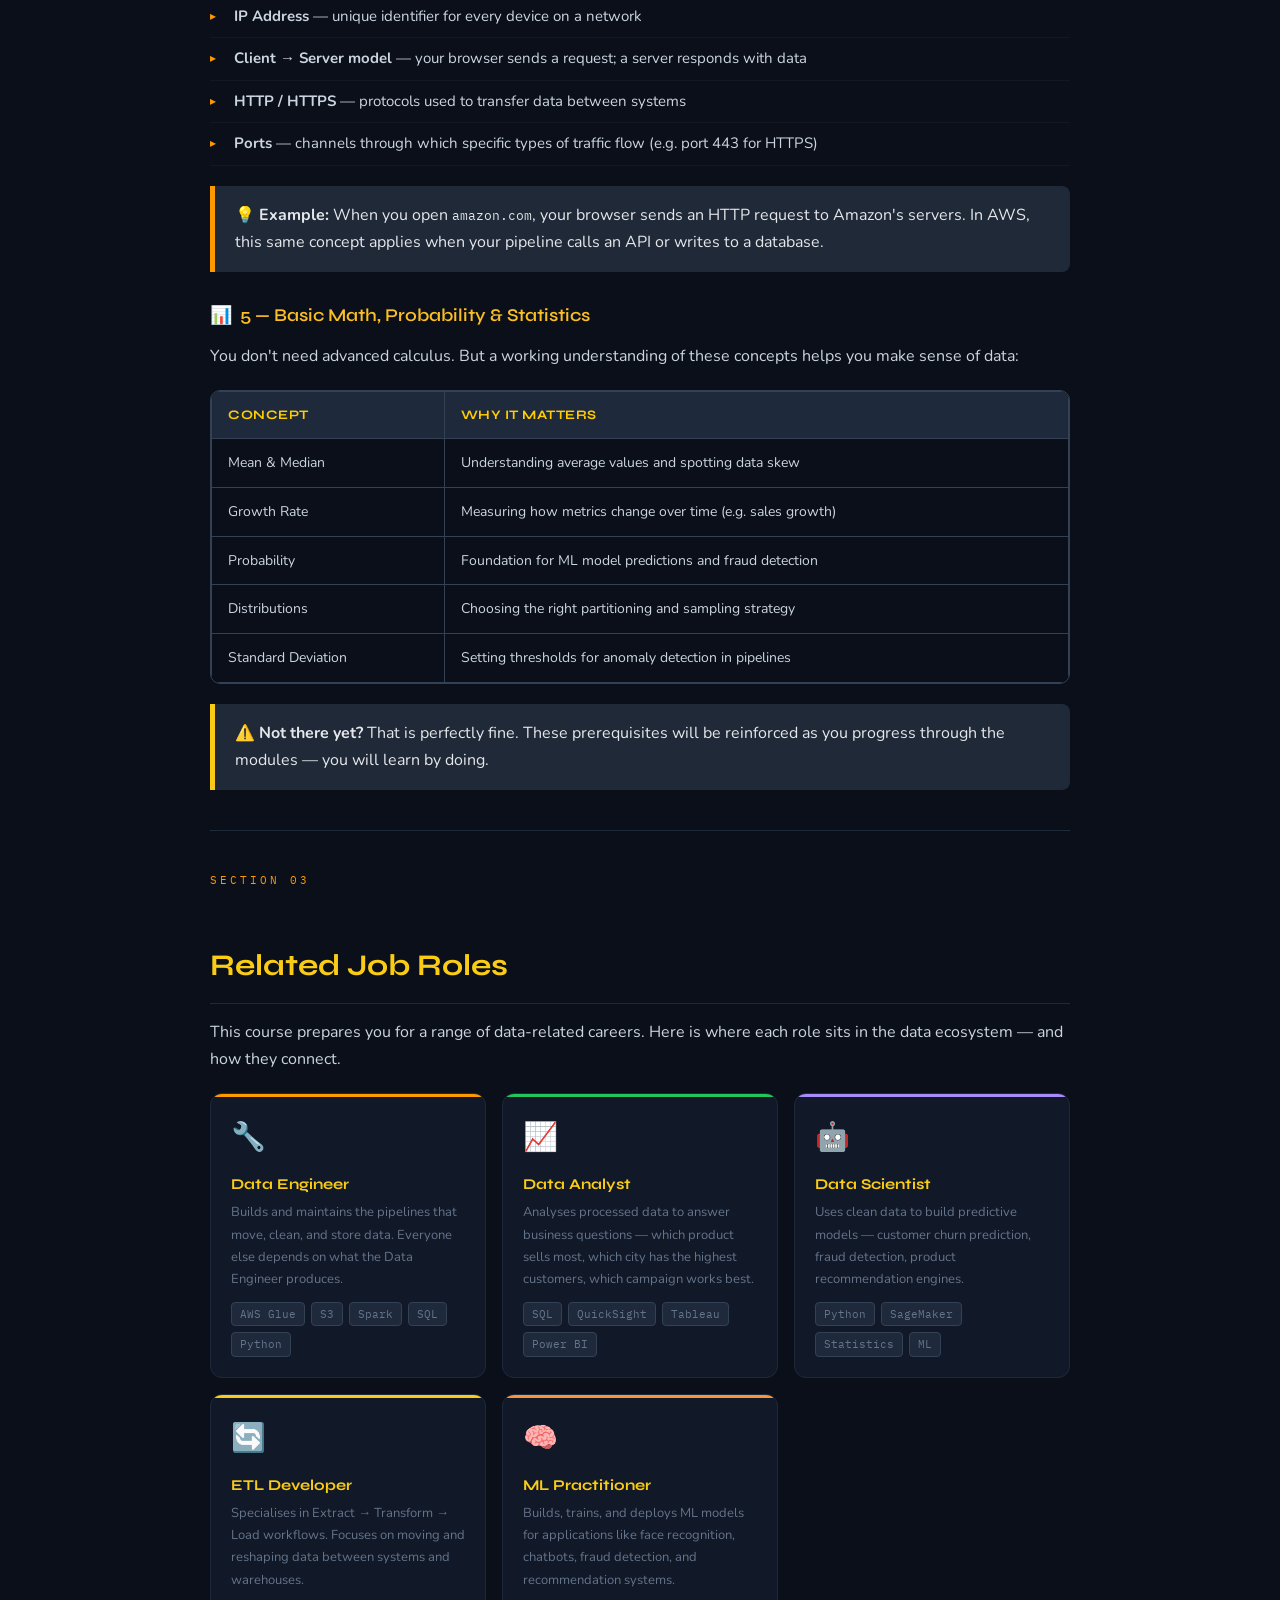
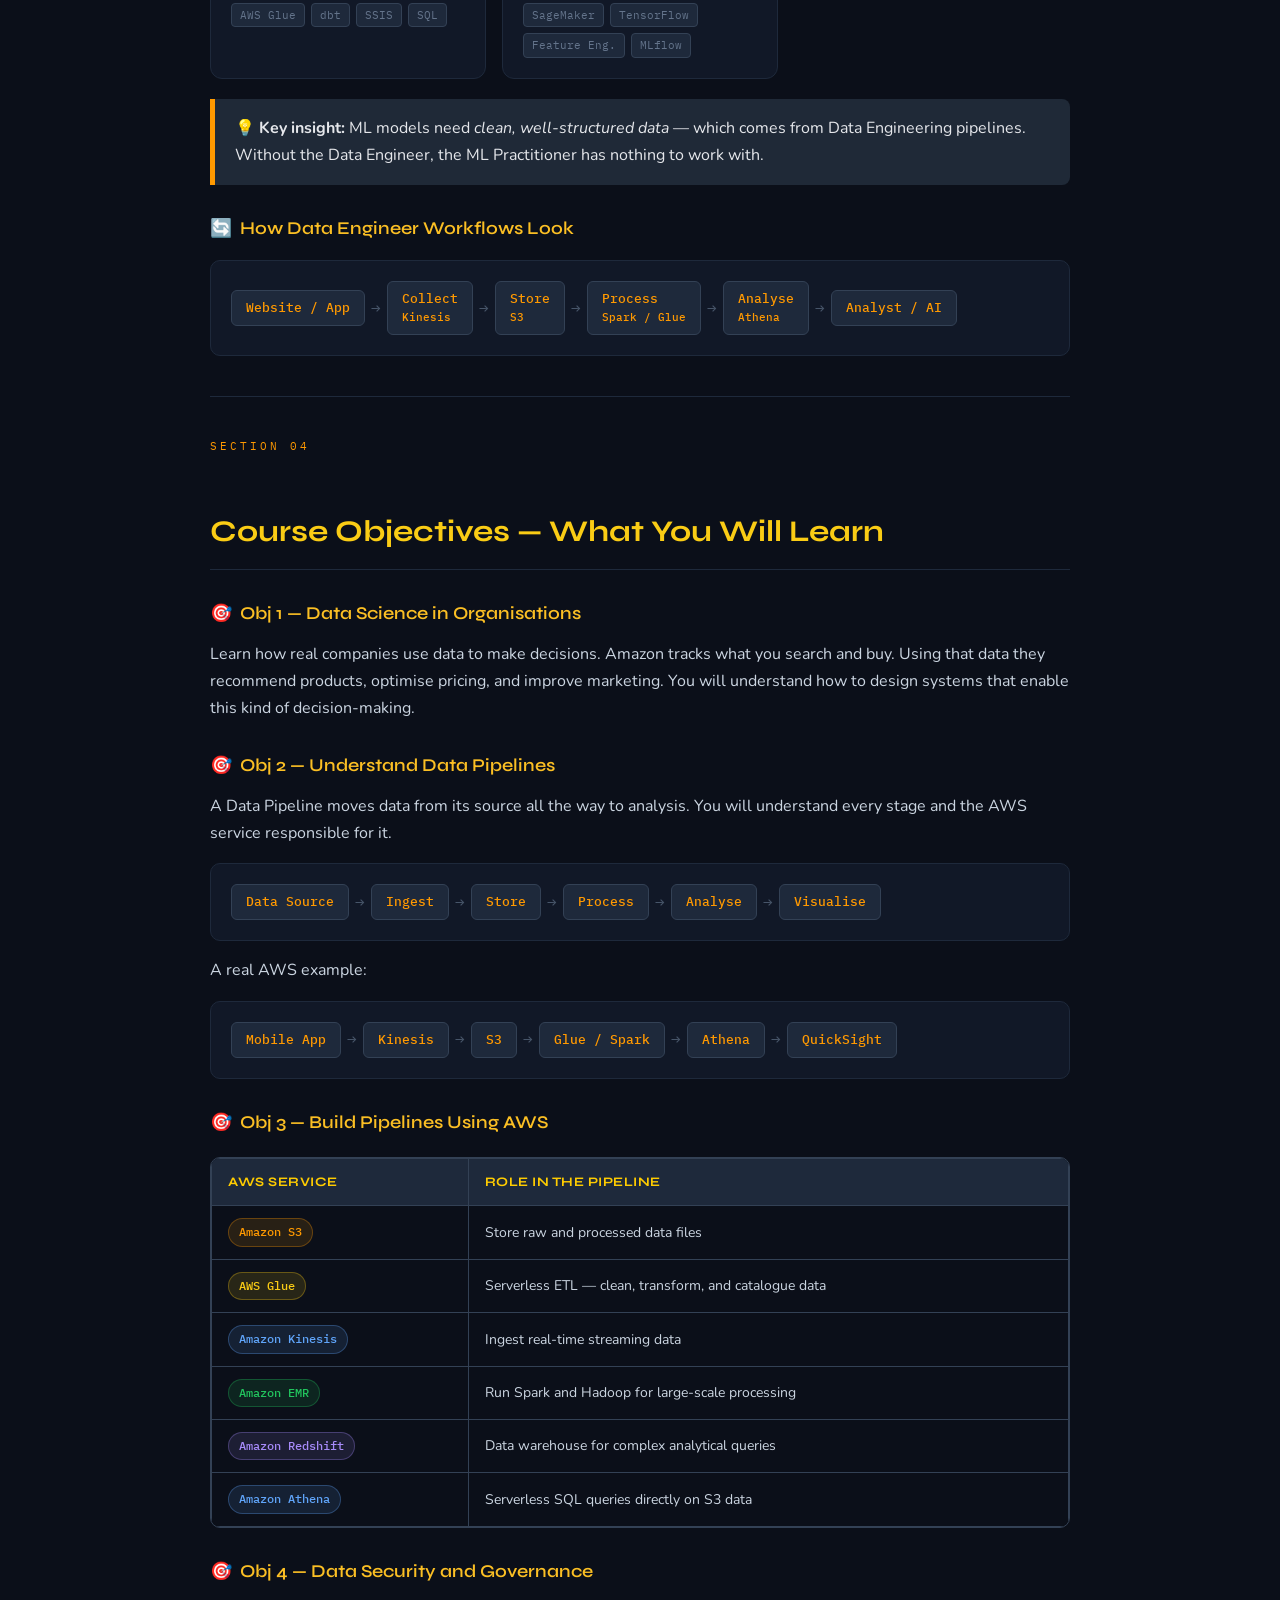
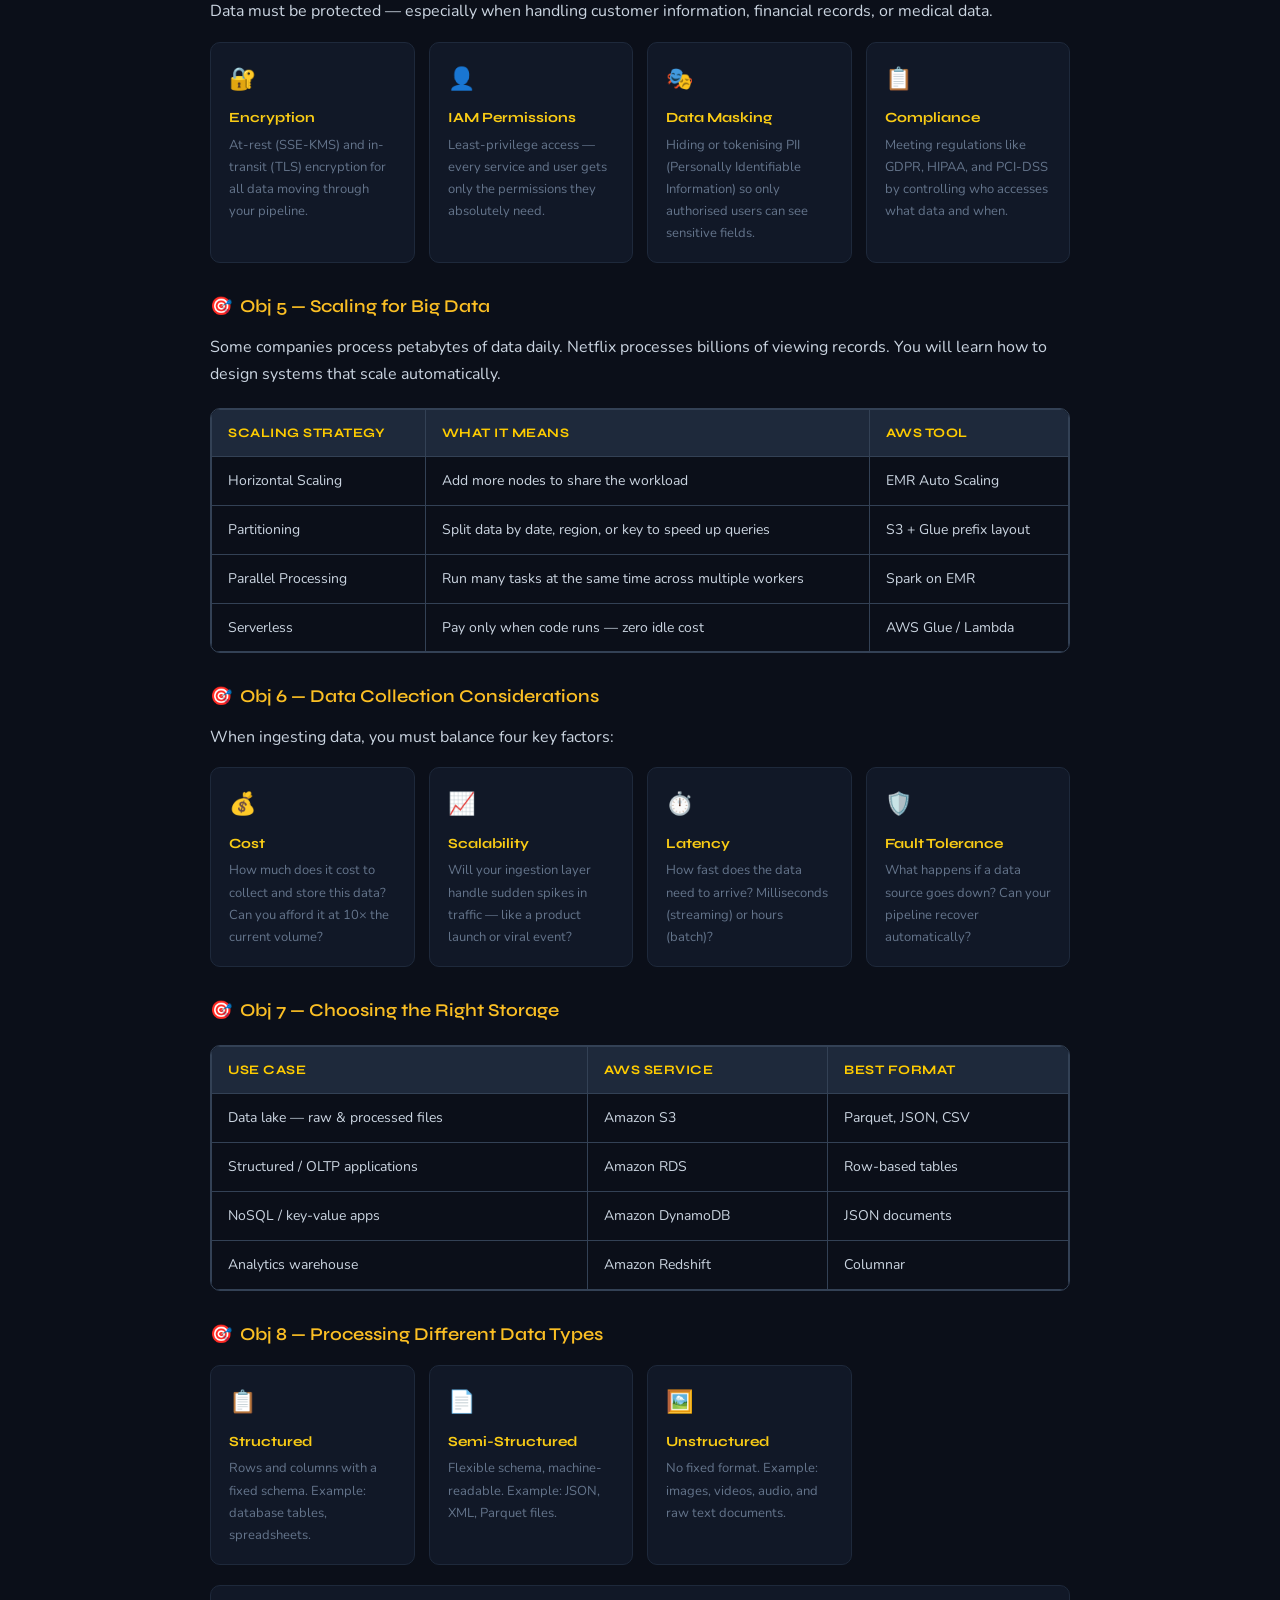
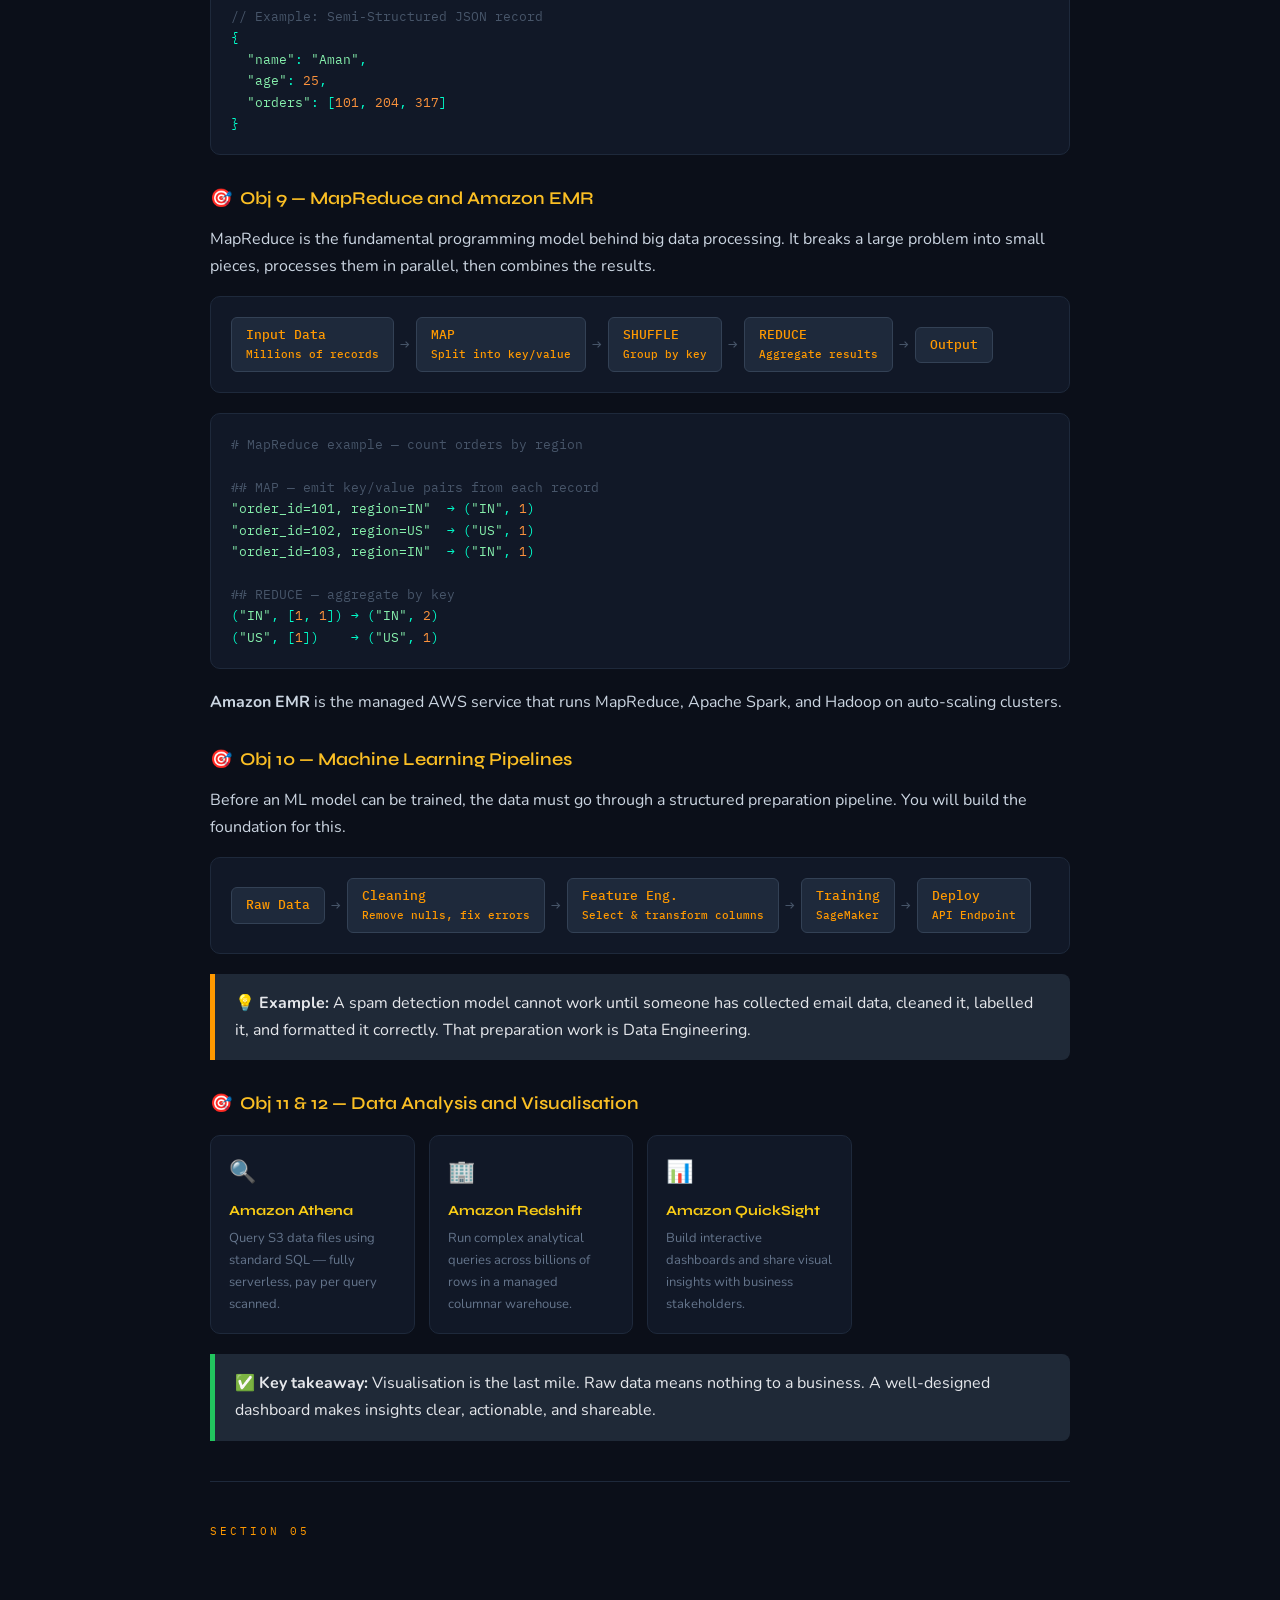
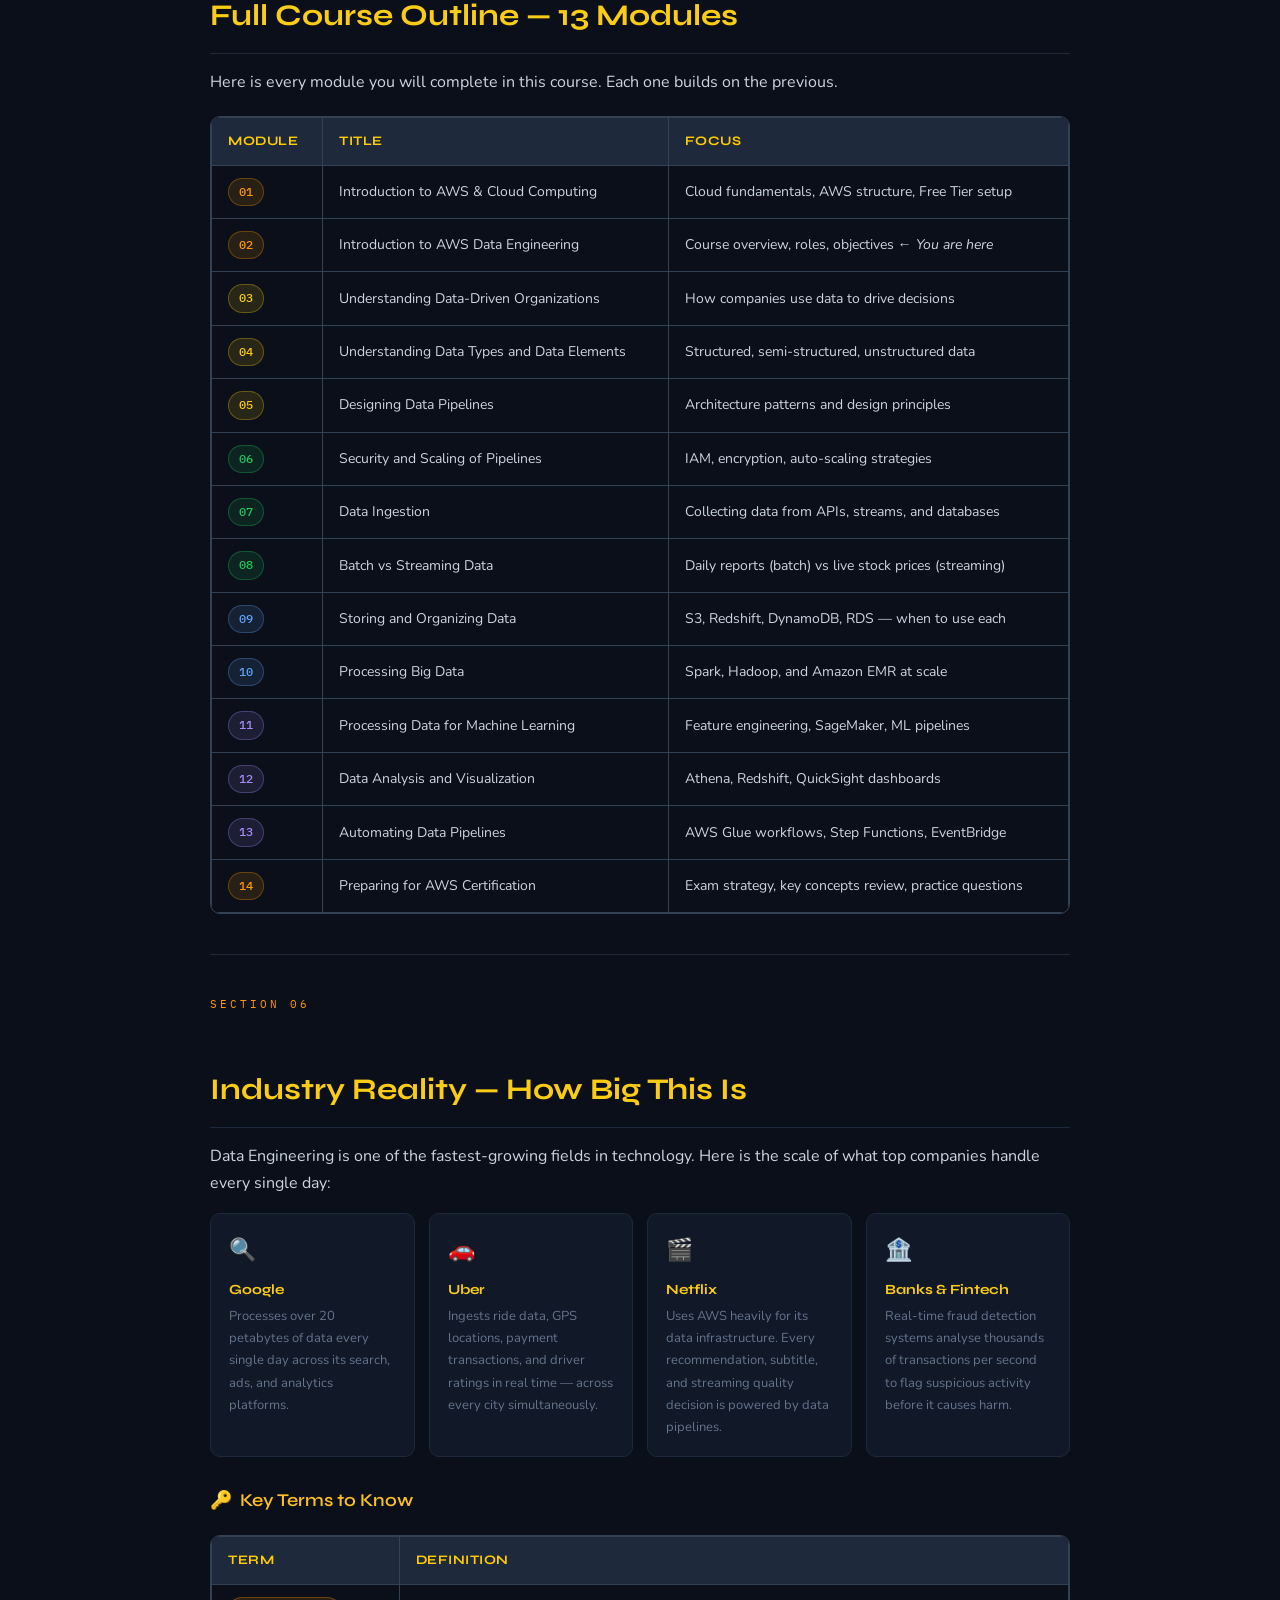
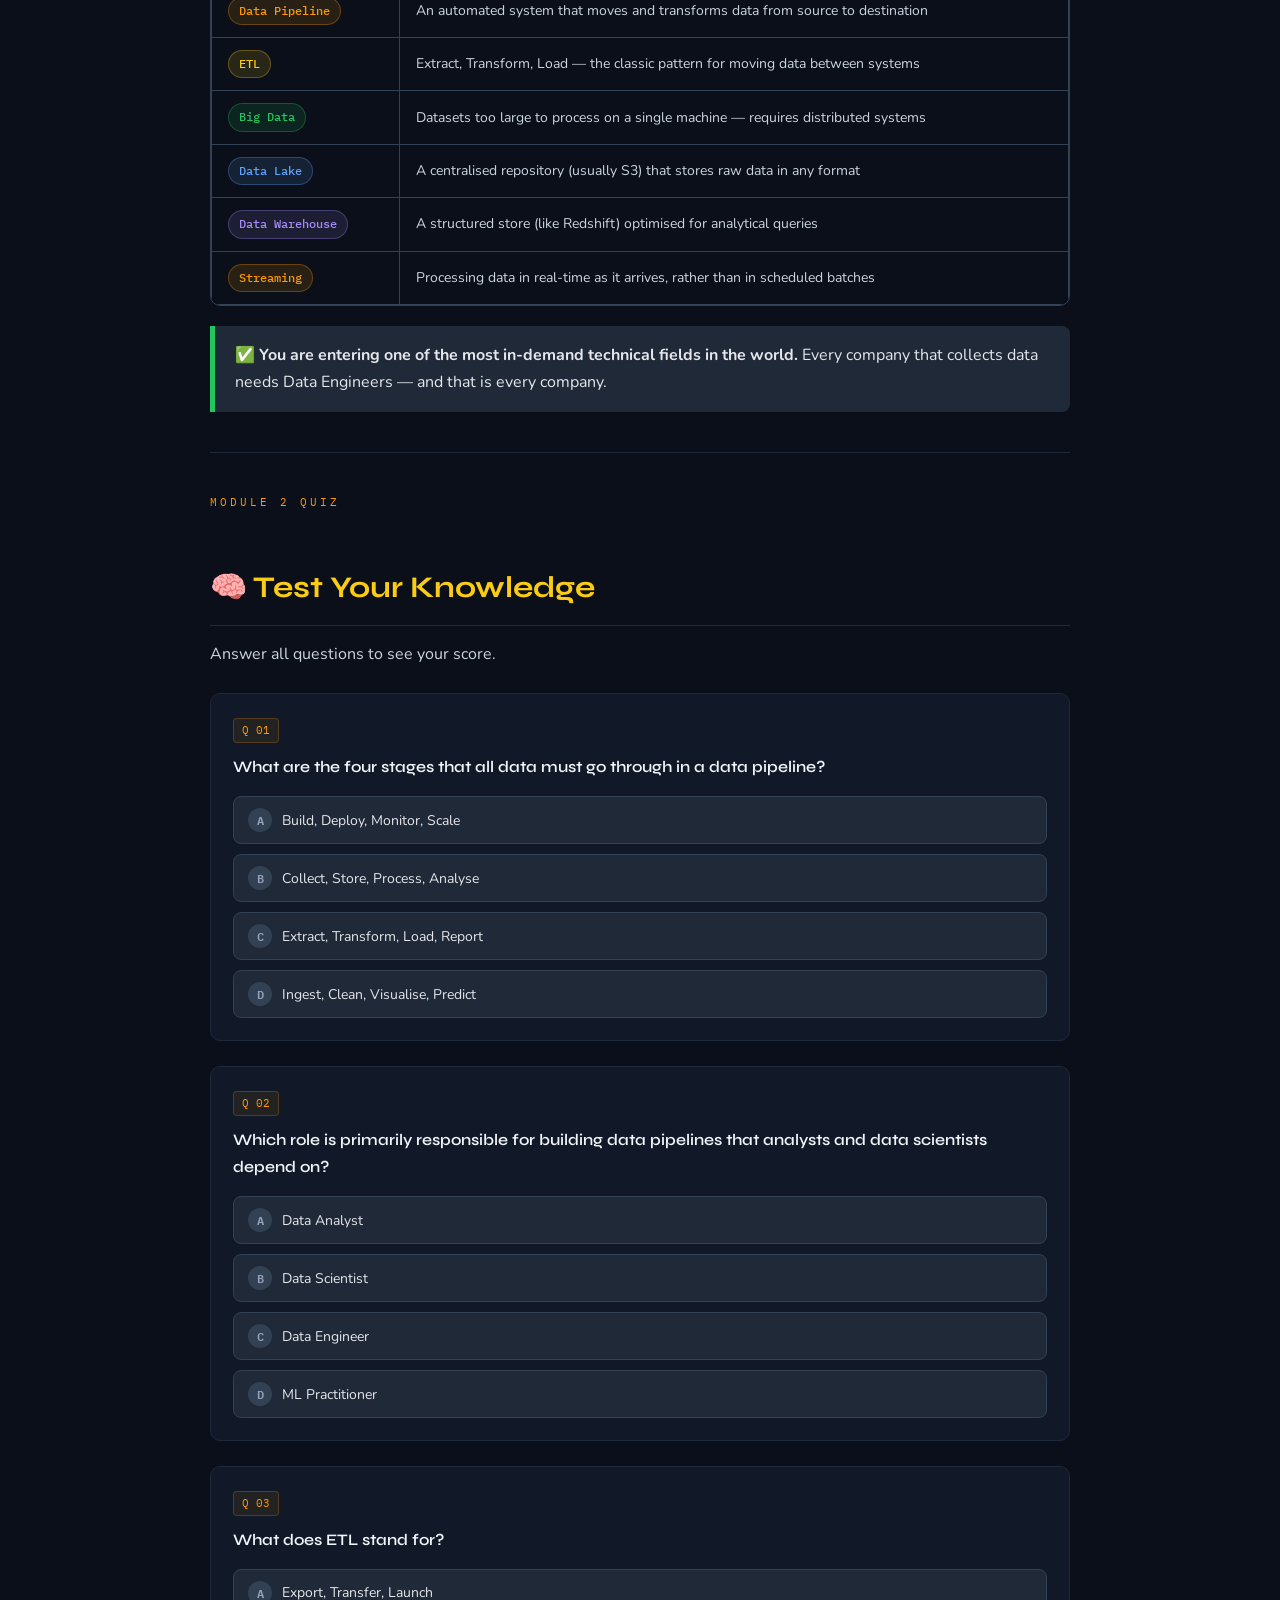
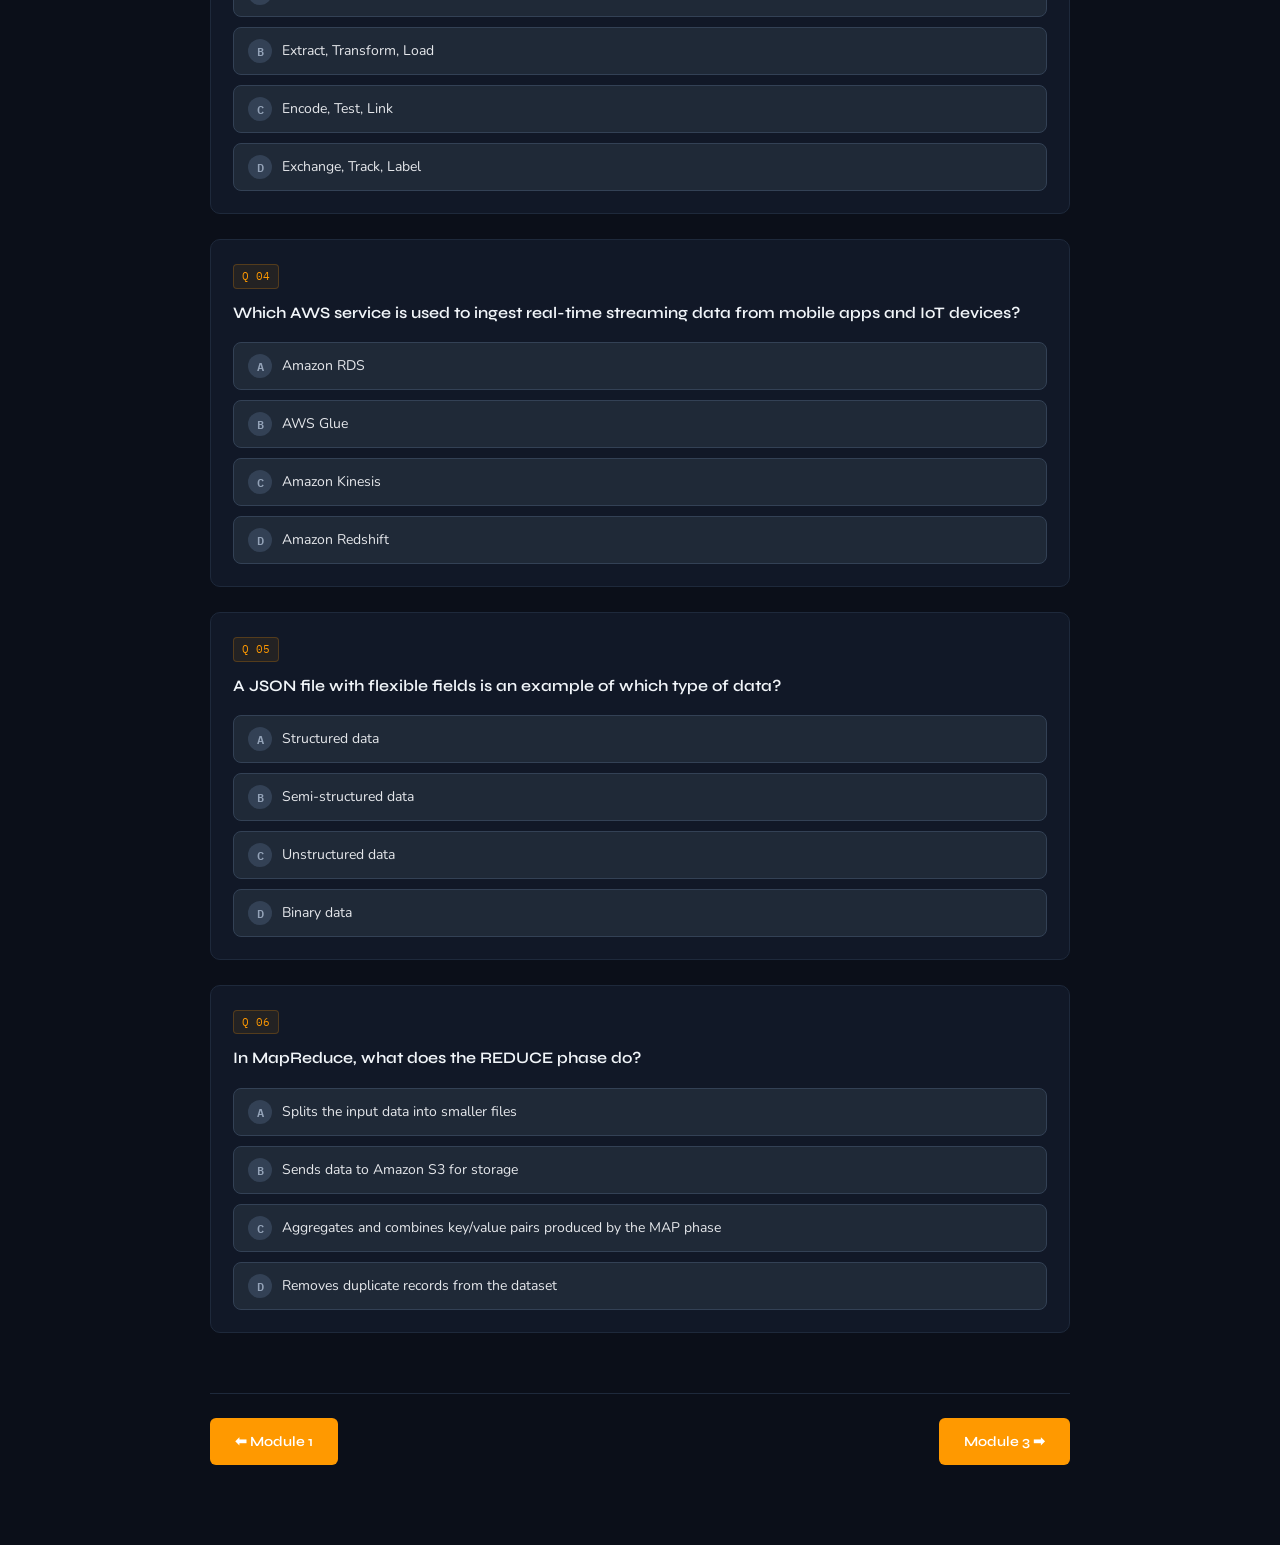
<file: topics/data-engineering-intro.html>
<!DOCTYPE html>
<html lang="en">
<head>
  <meta charset="UTF-8">
  <meta name="viewport" content="width=device-width, initial-scale=1.0">
  <title>Module 2 – Introduction to AWS Data Engineering</title>
  <link rel="stylesheet" href="../assets/css/template.css">
  <link rel="preconnect" href="https://fonts.googleapis.com">
  <link rel="preconnect" href="https://fonts.gstatic.com" crossorigin>
  <link href="https://fonts.googleapis.com/css2?family=Roboto+Slab:wght@100..900&family=IBM+Plex+Mono:wght@400;500&family=Nunito:wght@400;500;600&display=swap" rel="stylesheet">
</head>
<body>

<!-- ── HERO ── -->
<div class="hero">
  <div class="hero-eyebrow">Module 02 · AWS Academy Data Engineering</div>
  <h1>Introduction to<br><span>AWS Data Engineering</span></h1>
  <p>Discover what this course covers, the roles it prepares you for, and the full set of skills you will build across all 13 modules.</p>
  <div class="hero-stats">
    <div class="hero-stat"><strong>13</strong><span>Modules</span></div>
    <div class="hero-stat"><strong>5</strong><span>Job Roles</span></div>
    <div class="hero-stat"><strong>12</strong><span>Objectives</span></div>
  </div>
</div>

<!-- ── STICKY NAV ── -->
<nav class="anchor-nav">
  <span>Jump to →</span>
  <a href="#about">About This Course</a>
  <a href="#prerequisites">Prerequisites</a>
  <a href="#roles">Job Roles</a>
  <a href="#objectives">Objectives</a>
  <a href="#outline">Course Outline</a>
  <a href="#industry">Industry Reality</a>
  <a href="#quiz">Quiz</a>
</nav>

<div class="container">

  <!-- ────────────────────────────────────────
       SECTION 1 — WHAT IS THIS COURSE ABOUT
  ──────────────────────────────────────── -->
  <section id="about">
    <div class="section-label">Section 01</div>
    <h2>What is This Course About?</h2>

    <p>This course teaches you how to <strong>collect, store, process, and analyse data</strong> using AWS cloud services. In modern companies, data is one of the most valuable assets — and businesses collect it from dozens of sources every second.</p>

    <div class="card-grid">
      <div class="card">
        <div class="card-icon">🛒</div>
        <div class="card-title">Amazon</div>
        <div class="card-desc">Collects customer clicks, purchases, search terms, and delivery data — millions of events per minute.</div>
      </div>
      <div class="card">
        <div class="card-icon">🎬</div>
        <div class="card-title">Netflix</div>
        <div class="card-desc">Tracks every play, pause, skip, and rating to power its recommendation engine.</div>
      </div>
      <div class="card">
        <div class="card-icon">🚗</div>
        <div class="card-title">Uber</div>
        <div class="card-desc">Processes real-time ride data, driver locations, surge pricing, and payment records.</div>
      </div>
    </div>

    <p>All of this data must go through the same four stages — no matter the company or industry:</p>

    <div class="pipeline">
      <div class="pipeline-step">1. Collect</div>
      <span class="pipeline-arrow">→</span>
      <div class="pipeline-step">2. Store</div>
      <span class="pipeline-arrow">→</span>
      <div class="pipeline-step">3. Process</div>
      <span class="pipeline-arrow">→</span>
      <div class="pipeline-step">4. Analyse</div>
    </div>

    <p>This end-to-end system is called a <strong>Data Pipeline</strong>. AWS provides a full suite of managed services to build these pipelines — at any scale, for any company size.</p>

    <div class="info-box">
      💡 <strong>What you will build:</strong> By the end of this course, you will be able to design, build, and deploy a real AWS data pipeline — from raw data ingestion all the way to a queryable analytics layer.
    </div>
  </section>

  <hr class="divider">

  <!-- ────────────────────────────────────────
       SECTION 2 — PREREQUISITES
  ──────────────────────────────────────── -->
  <section id="prerequisites">
    <div class="section-label">Section 02</div>
    <h2>Course Prerequisites</h2>

    <p>You do not need to be an expert before starting. But having a basic understanding of these five areas will make learning much smoother.</p>

    <h3><span class="icon">☁️</span>1 — AWS Cloud Foundations</h3>
    <p>You should already be comfortable with core AWS concepts from the Cloud Foundations course:</p>

    <div class="card-grid">
      <div class="card">
        <div class="card-icon">⚙️</div>
        <div class="card-title">EC2</div>
        <div class="card-desc">Virtual servers in the cloud. The compute backbone of AWS.</div>
      </div>
      <div class="card">
        <div class="card-icon">🗄️</div>
        <div class="card-title">S3</div>
        <div class="card-desc">Object storage service. Used to store files of any type at scale.</div>
      </div>
      <div class="card">
        <div class="card-icon">🔐</div>
        <div class="card-title">IAM</div>
        <div class="card-desc">Identity and Access Management. Controls who can do what in AWS.</div>
      </div>
      <div class="card">
        <div class="card-icon">🌐</div>
        <div class="card-title">VPC &amp; Regions</div>
        <div class="card-desc">Virtual network isolation and understanding of global AWS infrastructure.</div>
      </div>
    </div>

    <h3><span class="icon">🗃️</span>2 — SQL Knowledge</h3>
    <p>SQL (Structured Query Language) is used to work with databases. Data Engineers write SQL every single day — in Athena, Redshift, Glue, and more.</p>

    <p>You should be comfortable reading queries like this:</p>

<pre><span class="cm">-- Find all students who scored above 80</span>
<span class="kw">SELECT</span> name
<span class="kw">FROM</span> students
<span class="kw">WHERE</span> marks > <span class="num">80</span>;

<span class="cm">-- Output:</span>
<span class="str">Aman</span>
<span class="str">Rahul</span></pre>

    <div class="table-wrap">
      <table>
        <tr>
          <th>SQL Concept</th>
          <th>What It Does</th>
          <th>Where Used in AWS</th>
        </tr>
        <tr>
          <td>SELECT / FROM</td>
          <td>Retrieve rows from a table</td>
          <td>Athena, Redshift</td>
        </tr>
        <tr>
          <td>WHERE</td>
          <td>Filter rows by condition</td>
          <td>Athena, Glue</td>
        </tr>
        <tr>
          <td>GROUP BY / SUM</td>
          <td>Aggregate and summarise data</td>
          <td>Redshift, Athena</td>
        </tr>
        <tr>
          <td>JOIN</td>
          <td>Combine rows from multiple tables</td>
          <td>Redshift, Glue</td>
        </tr>
      </table>
    </div>

    <h3><span class="icon">📦</span>3 — Database Experience</h3>
    <p>A database is a structured system for storing and retrieving data. You should have some exposure to at least one database system.</p>

    <div class="card-grid">
      <div class="card">
        <div class="card-icon">🐬</div>
        <div class="card-title">MySQL / PostgreSQL</div>
        <div class="card-desc">Relational databases — tables, rows, columns, and relationships. Widely used in web applications.</div>
      </div>
      <div class="card">
        <div class="card-icon">🍃</div>
        <div class="card-title">MongoDB</div>
        <div class="card-desc">NoSQL document database — stores data as JSON-like objects. Great for flexible schemas.</div>
      </div>
      <div class="card">
        <div class="card-icon">🛍️</div>
        <div class="card-title">Real-World Example</div>
        <div class="card-desc">A shopping website database contains tables for Users, Products, Orders, and Payments — all linked together.</div>
      </div>
    </div>

    <h3><span class="icon">🌐</span>4 — Basic Networking</h3>
    <p>Data pipelines run across servers connected over networks. A basic understanding of how this works is essential.</p>

    <ul class="styled">
      <li><strong>IP Address</strong> — unique identifier for every device on a network</li>
      <li><strong>Client → Server model</strong> — your browser sends a request; a server responds with data</li>
      <li><strong>HTTP / HTTPS</strong> — protocols used to transfer data between systems</li>
      <li><strong>Ports</strong> — channels through which specific types of traffic flow (e.g. port 443 for HTTPS)</li>
    </ul>

    <div class="info-box">
      💡 <strong>Example:</strong> When you open <code>amazon.com</code>, your browser sends an HTTP request to Amazon's servers. In AWS, this same concept applies when your pipeline calls an API or writes to a database.
    </div>

    <h3><span class="icon">📊</span>5 — Basic Math, Probability &amp; Statistics</h3>
    <p>You don't need advanced calculus. But a working understanding of these concepts helps you make sense of data:</p>

    <div class="table-wrap">
      <table>
        <tr>
          <th>Concept</th>
          <th>Why It Matters</th>
        </tr>
        <tr>
          <td>Mean &amp; Median</td>
          <td>Understanding average values and spotting data skew</td>
        </tr>
        <tr>
          <td>Growth Rate</td>
          <td>Measuring how metrics change over time (e.g. sales growth)</td>
        </tr>
        <tr>
          <td>Probability</td>
          <td>Foundation for ML model predictions and fraud detection</td>
        </tr>
        <tr>
          <td>Distributions</td>
          <td>Choosing the right partitioning and sampling strategy</td>
        </tr>
        <tr>
          <td>Standard Deviation</td>
          <td>Setting thresholds for anomaly detection in pipelines</td>
        </tr>
      </table>
    </div>

    <div class="warn-box">
      ⚠️ <strong>Not there yet?</strong> That is perfectly fine. These prerequisites will be reinforced as you progress through the modules — you will learn by doing.
    </div>
  </section>

  <hr class="divider">

  <!-- ────────────────────────────────────────
       SECTION 3 — JOB ROLES
  ──────────────────────────────────────── -->
  <section id="roles">
    <div class="section-label">Section 03</div>
    <h2>Related Job Roles</h2>
    <p>This course prepares you for a range of data-related careers. Here is where each role sits in the data ecosystem — and how they connect.</p>

    <div class="role-grid">

      <div class="role-card" style="--card-color: #ff9900">
        <div class="role-icon">🔧</div>
        <div class="role-title">Data Engineer</div>
        <div class="role-desc">Builds and maintains the pipelines that move, clean, and store data. Everyone else depends on what the Data Engineer produces.</div>
        <div class="role-skills">
          <span class="skill-tag">AWS Glue</span>
          <span class="skill-tag">S3</span>
          <span class="skill-tag">Spark</span>
          <span class="skill-tag">SQL</span>
          <span class="skill-tag">Python</span>
        </div>
      </div>

      <div class="role-card" style="--card-color: #22c55e">
        <div class="role-icon">📈</div>
        <div class="role-title">Data Analyst</div>
        <div class="role-desc">Analyses processed data to answer business questions — which product sells most, which city has the highest customers, which campaign works best.</div>
        <div class="role-skills">
          <span class="skill-tag">SQL</span>
          <span class="skill-tag">QuickSight</span>
          <span class="skill-tag">Tableau</span>
          <span class="skill-tag">Power BI</span>
        </div>
      </div>

      <div class="role-card" style="--card-color: #a78bfa">
        <div class="role-icon">🤖</div>
        <div class="role-title">Data Scientist</div>
        <div class="role-desc">Uses clean data to build predictive models — customer churn prediction, fraud detection, product recommendation engines.</div>
        <div class="role-skills">
          <span class="skill-tag">Python</span>
          <span class="skill-tag">SageMaker</span>
          <span class="skill-tag">Statistics</span>
          <span class="skill-tag">ML</span>
        </div>
      </div>

      <div class="role-card" style="--card-color: #facc15">
        <div class="role-icon">🔄</div>
        <div class="role-title">ETL Developer</div>
        <div class="role-desc">Specialises in Extract → Transform → Load workflows. Focuses on moving and reshaping data between systems and warehouses.</div>
        <div class="role-skills">
          <span class="skill-tag">AWS Glue</span>
          <span class="skill-tag">dbt</span>
          <span class="skill-tag">SSIS</span>
          <span class="skill-tag">SQL</span>
        </div>
      </div>

      <div class="role-card" style="--card-color: #fb923c">
        <div class="role-icon">🧠</div>
        <div class="role-title">ML Practitioner</div>
        <div class="role-desc">Builds, trains, and deploys ML models for applications like face recognition, chatbots, fraud detection, and recommendation systems.</div>
        <div class="role-skills">
          <span class="skill-tag">SageMaker</span>
          <span class="skill-tag">TensorFlow</span>
          <span class="skill-tag">Feature Eng.</span>
          <span class="skill-tag">MLflow</span>
        </div>
      </div>

    </div>

    <div class="info-box">
      💡 <strong>Key insight:</strong> ML models need <em>clean, well-structured data</em> — which comes from Data Engineering pipelines. Without the Data Engineer, the ML Practitioner has nothing to work with.
    </div>

    <h3><span class="icon">🔄</span>How Data Engineer Workflows Look</h3>

    <div class="pipeline">
      <div class="pipeline-step">Website / App</div>
      <span class="pipeline-arrow">→</span>
      <div class="pipeline-step">Collect<br><small>Kinesis</small></div>
      <span class="pipeline-arrow">→</span>
      <div class="pipeline-step">Store<br><small>S3</small></div>
      <span class="pipeline-arrow">→</span>
      <div class="pipeline-step">Process<br><small>Spark / Glue</small></div>
      <span class="pipeline-arrow">→</span>
      <div class="pipeline-step">Analyse<br><small>Athena</small></div>
      <span class="pipeline-arrow">→</span>
      <div class="pipeline-step">Analyst / AI</div>
    </div>
  </section>

  <hr class="divider">

  <!-- ────────────────────────────────────────
       SECTION 4 — COURSE OBJECTIVES
  ──────────────────────────────────────── -->
  <section id="objectives">
    <div class="section-label">Section 04</div>
    <h2>Course Objectives — What You Will Learn</h2>

    <h3><span class="icon">🎯</span>Obj 1 — Data Science in Organisations</h3>
    <p>Learn how real companies use data to make decisions. Amazon tracks what you search and buy. Using that data they recommend products, optimise pricing, and improve marketing. You will understand how to design systems that enable this kind of decision-making.</p>

    <h3><span class="icon">🎯</span>Obj 2 — Understand Data Pipelines</h3>
    <p>A Data Pipeline moves data from its source all the way to analysis. You will understand every stage and the AWS service responsible for it.</p>

    <div class="pipeline">
      <div class="pipeline-step">Data Source</div>
      <span class="pipeline-arrow">→</span>
      <div class="pipeline-step">Ingest</div>
      <span class="pipeline-arrow">→</span>
      <div class="pipeline-step">Store</div>
      <span class="pipeline-arrow">→</span>
      <div class="pipeline-step">Process</div>
      <span class="pipeline-arrow">→</span>
      <div class="pipeline-step">Analyse</div>
      <span class="pipeline-arrow">→</span>
      <div class="pipeline-step">Visualise</div>
    </div>

    <p>A real AWS example:</p>
    <div class="pipeline">
      <div class="pipeline-step">Mobile App</div>
      <span class="pipeline-arrow">→</span>
      <div class="pipeline-step">Kinesis</div>
      <span class="pipeline-arrow">→</span>
      <div class="pipeline-step">S3</div>
      <span class="pipeline-arrow">→</span>
      <div class="pipeline-step">Glue / Spark</div>
      <span class="pipeline-arrow">→</span>
      <div class="pipeline-step">Athena</div>
      <span class="pipeline-arrow">→</span>
      <div class="pipeline-step">QuickSight</div>
    </div>

    <h3><span class="icon">🎯</span>Obj 3 — Build Pipelines Using AWS</h3>
    <div class="table-wrap">
      <table>
        <tr>
          <th>AWS Service</th>
          <th>Role in the Pipeline</th>
        </tr>
        <tr>
          <td><span class="badge badge-orange">Amazon S3</span></td>
          <td>Store raw and processed data files</td>
        </tr>
        <tr>
          <td><span class="badge badge-yellow">AWS Glue</span></td>
          <td>Serverless ETL — clean, transform, and catalogue data</td>
        </tr>
        <tr>
          <td><span class="badge badge-blue">Amazon Kinesis</span></td>
          <td>Ingest real-time streaming data</td>
        </tr>
        <tr>
          <td><span class="badge badge-green">Amazon EMR</span></td>
          <td>Run Spark and Hadoop for large-scale processing</td>
        </tr>
        <tr>
          <td><span class="badge badge-purple">Amazon Redshift</span></td>
          <td>Data warehouse for complex analytical queries</td>
        </tr>
        <tr>
          <td><span class="badge badge-blue">Amazon Athena</span></td>
          <td>Serverless SQL queries directly on S3 data</td>
        </tr>
      </table>
    </div>

    <h3><span class="icon">🎯</span>Obj 4 — Data Security and Governance</h3>
    <p>Data must be protected — especially when handling customer information, financial records, or medical data.</p>

    <div class="card-grid">
      <div class="card">
        <div class="card-icon">🔐</div>
        <div class="card-title">Encryption</div>
        <div class="card-desc">At-rest (SSE-KMS) and in-transit (TLS) encryption for all data moving through your pipeline.</div>
      </div>
      <div class="card">
        <div class="card-icon">👤</div>
        <div class="card-title">IAM Permissions</div>
        <div class="card-desc">Least-privilege access — every service and user gets only the permissions they absolutely need.</div>
      </div>
      <div class="card">
        <div class="card-icon">🎭</div>
        <div class="card-title">Data Masking</div>
        <div class="card-desc">Hiding or tokenising PII (Personally Identifiable Information) so only authorised users can see sensitive fields.</div>
      </div>
      <div class="card">
        <div class="card-icon">📋</div>
        <div class="card-title">Compliance</div>
        <div class="card-desc">Meeting regulations like GDPR, HIPAA, and PCI-DSS by controlling who accesses what data and when.</div>
      </div>
    </div>

    <h3><span class="icon">🎯</span>Obj 5 — Scaling for Big Data</h3>
    <p>Some companies process petabytes of data daily. Netflix processes billions of viewing records. You will learn how to design systems that scale automatically.</p>

    <div class="table-wrap">
      <table>
        <tr>
          <th>Scaling Strategy</th>
          <th>What It Means</th>
          <th>AWS Tool</th>
        </tr>
        <tr>
          <td>Horizontal Scaling</td>
          <td>Add more nodes to share the workload</td>
          <td>EMR Auto Scaling</td>
        </tr>
        <tr>
          <td>Partitioning</td>
          <td>Split data by date, region, or key to speed up queries</td>
          <td>S3 + Glue prefix layout</td>
        </tr>
        <tr>
          <td>Parallel Processing</td>
          <td>Run many tasks at the same time across multiple workers</td>
          <td>Spark on EMR</td>
        </tr>
        <tr>
          <td>Serverless</td>
          <td>Pay only when code runs — zero idle cost</td>
          <td>AWS Glue / Lambda</td>
        </tr>
      </table>
    </div>

    <h3><span class="icon">🎯</span>Obj 6 — Data Collection Considerations</h3>
    <p>When ingesting data, you must balance four key factors:</p>

    <div class="card-grid">
      <div class="card">
        <div class="card-icon">💰</div>
        <div class="card-title">Cost</div>
        <div class="card-desc">How much does it cost to collect and store this data? Can you afford it at 10× the current volume?</div>
      </div>
      <div class="card">
        <div class="card-icon">📈</div>
        <div class="card-title">Scalability</div>
        <div class="card-desc">Will your ingestion layer handle sudden spikes in traffic — like a product launch or viral event?</div>
      </div>
      <div class="card">
        <div class="card-icon">⏱️</div>
        <div class="card-title">Latency</div>
        <div class="card-desc">How fast does the data need to arrive? Milliseconds (streaming) or hours (batch)?</div>
      </div>
      <div class="card">
        <div class="card-icon">🛡️</div>
        <div class="card-title">Fault Tolerance</div>
        <div class="card-desc">What happens if a data source goes down? Can your pipeline recover automatically?</div>
      </div>
    </div>

    <h3><span class="icon">🎯</span>Obj 7 — Choosing the Right Storage</h3>
    <div class="table-wrap">
      <table>
        <tr>
          <th>Use Case</th>
          <th>AWS Service</th>
          <th>Best Format</th>
        </tr>
        <tr>
          <td>Data lake — raw &amp; processed files</td>
          <td>Amazon S3</td>
          <td>Parquet, JSON, CSV</td>
        </tr>
        <tr>
          <td>Structured / OLTP applications</td>
          <td>Amazon RDS</td>
          <td>Row-based tables</td>
        </tr>
        <tr>
          <td>NoSQL / key-value apps</td>
          <td>Amazon DynamoDB</td>
          <td>JSON documents</td>
        </tr>
        <tr>
          <td>Analytics warehouse</td>
          <td>Amazon Redshift</td>
          <td>Columnar</td>
        </tr>
      </table>
    </div>

    <h3><span class="icon">🎯</span>Obj 8 — Processing Different Data Types</h3>

    <div class="card-grid">
      <div class="card">
        <div class="card-icon">📋</div>
        <div class="card-title">Structured</div>
        <div class="card-desc">Rows and columns with a fixed schema. Example: database tables, spreadsheets.</div>
      </div>
      <div class="card">
        <div class="card-icon">📄</div>
        <div class="card-title">Semi-Structured</div>
        <div class="card-desc">Flexible schema, machine-readable. Example: JSON, XML, Parquet files.</div>
      </div>
      <div class="card">
        <div class="card-icon">🖼️</div>
        <div class="card-title">Unstructured</div>
        <div class="card-desc">No fixed format. Example: images, videos, audio, and raw text documents.</div>
      </div>
    </div>

<pre><span class="cm">// Example: Semi-Structured JSON record</span>
{
  <span class="str">"name"</span>: <span class="str">"Aman"</span>,
  <span class="str">"age"</span>: <span class="num">25</span>,
  <span class="str">"orders"</span>: [<span class="num">101</span>, <span class="num">204</span>, <span class="num">317</span>]
}</pre>

    <h3><span class="icon">🎯</span>Obj 9 — MapReduce and Amazon EMR</h3>
    <p>MapReduce is the fundamental programming model behind big data processing. It breaks a large problem into small pieces, processes them in parallel, then combines the results.</p>

    <div class="pipeline">
      <div class="pipeline-step">Input Data<br><small>Millions of records</small></div>
      <span class="pipeline-arrow">→</span>
      <div class="pipeline-step">MAP<br><small>Split into key/value</small></div>
      <span class="pipeline-arrow">→</span>
      <div class="pipeline-step">SHUFFLE<br><small>Group by key</small></div>
      <span class="pipeline-arrow">→</span>
      <div class="pipeline-step">REDUCE<br><small>Aggregate results</small></div>
      <span class="pipeline-arrow">→</span>
      <div class="pipeline-step">Output</div>
    </div>

<pre><span class="cm"># MapReduce example — count orders by region</span>

<span class="cm">## MAP — emit key/value pairs from each record</span>
<span class="str">"order_id=101, region=IN"</span>  → (<span class="str">"IN"</span>, <span class="num">1</span>)
<span class="str">"order_id=102, region=US"</span>  → (<span class="str">"US"</span>, <span class="num">1</span>)
<span class="str">"order_id=103, region=IN"</span>  → (<span class="str">"IN"</span>, <span class="num">1</span>)

<span class="cm">## REDUCE — aggregate by key</span>
(<span class="str">"IN"</span>, [<span class="num">1</span>, <span class="num">1</span>]) → (<span class="str">"IN"</span>, <span class="num">2</span>)
(<span class="str">"US"</span>, [<span class="num">1</span>])    → (<span class="str">"US"</span>, <span class="num">1</span>)</pre>

    <p><strong>Amazon EMR</strong> is the managed AWS service that runs MapReduce, Apache Spark, and Hadoop on auto-scaling clusters.</p>

    <h3><span class="icon">🎯</span>Obj 10 — Machine Learning Pipelines</h3>
    <p>Before an ML model can be trained, the data must go through a structured preparation pipeline. You will build the foundation for this.</p>

    <div class="pipeline">
      <div class="pipeline-step">Raw Data</div>
      <span class="pipeline-arrow">→</span>
      <div class="pipeline-step">Cleaning<br><small>Remove nulls, fix errors</small></div>
      <span class="pipeline-arrow">→</span>
      <div class="pipeline-step">Feature Eng.<br><small>Select &amp; transform columns</small></div>
      <span class="pipeline-arrow">→</span>
      <div class="pipeline-step">Training<br><small>SageMaker</small></div>
      <span class="pipeline-arrow">→</span>
      <div class="pipeline-step">Deploy<br><small>API Endpoint</small></div>
    </div>

    <div class="info-box">
      💡 <strong>Example:</strong> A spam detection model cannot work until someone has collected email data, cleaned it, labelled it, and formatted it correctly. That preparation work is Data Engineering.
    </div>

    <h3><span class="icon">🎯</span>Obj 11 &amp; 12 — Data Analysis and Visualisation</h3>
    <div class="card-grid">
      <div class="card">
        <div class="card-icon">🔍</div>
        <div class="card-title">Amazon Athena</div>
        <div class="card-desc">Query S3 data files using standard SQL — fully serverless, pay per query scanned.</div>
      </div>
      <div class="card">
        <div class="card-icon">🏢</div>
        <div class="card-title">Amazon Redshift</div>
        <div class="card-desc">Run complex analytical queries across billions of rows in a managed columnar warehouse.</div>
      </div>
      <div class="card">
        <div class="card-icon">📊</div>
        <div class="card-title">Amazon QuickSight</div>
        <div class="card-desc">Build interactive dashboards and share visual insights with business stakeholders.</div>
      </div>
    </div>

    <div class="success-box">
      ✅ <strong>Key takeaway:</strong> Visualisation is the last mile. Raw data means nothing to a business. A well-designed dashboard makes insights clear, actionable, and shareable.
    </div>
  </section>

  <hr class="divider">

  <!-- ────────────────────────────────────────
       SECTION 5 — COURSE OUTLINE
  ──────────────────────────────────────── -->
  <section id="outline">
    <div class="section-label">Section 05</div>
    <h2>Full Course Outline — 13 Modules</h2>
    <p>Here is every module you will complete in this course. Each one builds on the previous.</p>

    <div class="table-wrap">
      <table>
        <tr>
          <th>Module</th>
          <th>Title</th>
          <th>Focus</th>
        </tr>
        <tr>
          <td><span class="badge badge-orange">01</span></td>
          <td>Introduction to AWS &amp; Cloud Computing</td>
          <td>Cloud fundamentals, AWS structure, Free Tier setup</td>
        </tr>
        <tr>
          <td><span class="badge badge-orange">02</span></td>
          <td>Introduction to AWS Data Engineering</td>
          <td>Course overview, roles, objectives ← <em>You are here</em></td>
        </tr>
        <tr>
          <td><span class="badge badge-yellow">03</span></td>
          <td>Understanding Data-Driven Organizations</td>
          <td>How companies use data to drive decisions</td>
        </tr>
        <tr>
          <td><span class="badge badge-yellow">04</span></td>
          <td>Understanding Data Types and Data Elements</td>
          <td>Structured, semi-structured, unstructured data</td>
        </tr>
        <tr>
          <td><span class="badge badge-yellow">05</span></td>
          <td>Designing Data Pipelines</td>
          <td>Architecture patterns and design principles</td>
        </tr>
        <tr>
          <td><span class="badge badge-green">06</span></td>
          <td>Security and Scaling of Pipelines</td>
          <td>IAM, encryption, auto-scaling strategies</td>
        </tr>
        <tr>
          <td><span class="badge badge-green">07</span></td>
          <td>Data Ingestion</td>
          <td>Collecting data from APIs, streams, and databases</td>
        </tr>
        <tr>
          <td><span class="badge badge-green">08</span></td>
          <td>Batch vs Streaming Data</td>
          <td>Daily reports (batch) vs live stock prices (streaming)</td>
        </tr>
        <tr>
          <td><span class="badge badge-blue">09</span></td>
          <td>Storing and Organizing Data</td>
          <td>S3, Redshift, DynamoDB, RDS — when to use each</td>
        </tr>
        <tr>
          <td><span class="badge badge-blue">10</span></td>
          <td>Processing Big Data</td>
          <td>Spark, Hadoop, and Amazon EMR at scale</td>
        </tr>
        <tr>
          <td><span class="badge badge-purple">11</span></td>
          <td>Processing Data for Machine Learning</td>
          <td>Feature engineering, SageMaker, ML pipelines</td>
        </tr>
        <tr>
          <td><span class="badge badge-purple">12</span></td>
          <td>Data Analysis and Visualization</td>
          <td>Athena, Redshift, QuickSight dashboards</td>
        </tr>
        <tr>
          <td><span class="badge badge-purple">13</span></td>
          <td>Automating Data Pipelines</td>
          <td>AWS Glue workflows, Step Functions, EventBridge</td>
        </tr>
        <tr>
          <td><span class="badge badge-orange">14</span></td>
          <td>Preparing for AWS Certification</td>
          <td>Exam strategy, key concepts review, practice questions</td>
        </tr>
      </table>
    </div>
  </section>

  <hr class="divider">

  <!-- ────────────────────────────────────────
       SECTION 6 — INDUSTRY REALITY
  ──────────────────────────────────────── -->
  <section id="industry">
    <div class="section-label">Section 06</div>
    <h2>Industry Reality — How Big This Is</h2>

    <p>Data Engineering is one of the fastest-growing fields in technology. Here is the scale of what top companies handle every single day:</p>

    <div class="card-grid">
      <div class="card">
        <div class="card-icon">🔍</div>
        <div class="card-title">Google</div>
        <div class="card-desc">Processes over 20 petabytes of data every single day across its search, ads, and analytics platforms.</div>
      </div>
      <div class="card">
        <div class="card-icon">🚗</div>
        <div class="card-title">Uber</div>
        <div class="card-desc">Ingests ride data, GPS locations, payment transactions, and driver ratings in real time — across every city simultaneously.</div>
      </div>
      <div class="card">
        <div class="card-icon">🎬</div>
        <div class="card-title">Netflix</div>
        <div class="card-desc">Uses AWS heavily for its data infrastructure. Every recommendation, subtitle, and streaming quality decision is powered by data pipelines.</div>
      </div>
      <div class="card">
        <div class="card-icon">🏦</div>
        <div class="card-title">Banks &amp; Fintech</div>
        <div class="card-desc">Real-time fraud detection systems analyse thousands of transactions per second to flag suspicious activity before it causes harm.</div>
      </div>
    </div>

    <h3><span class="icon">🔑</span>Key Terms to Know</h3>

    <div class="table-wrap">
      <table>
        <tr>
          <th>Term</th>
          <th>Definition</th>
        </tr>
        <tr>
          <td><span class="badge badge-orange">Data Pipeline</span></td>
          <td>An automated system that moves and transforms data from source to destination</td>
        </tr>
        <tr>
          <td><span class="badge badge-yellow">ETL</span></td>
          <td>Extract, Transform, Load — the classic pattern for moving data between systems</td>
        </tr>
        <tr>
          <td><span class="badge badge-green">Big Data</span></td>
          <td>Datasets too large to process on a single machine — requires distributed systems</td>
        </tr>
        <tr>
          <td><span class="badge badge-blue">Data Lake</span></td>
          <td>A centralised repository (usually S3) that stores raw data in any format</td>
        </tr>
        <tr>
          <td><span class="badge badge-purple">Data Warehouse</span></td>
          <td>A structured store (like Redshift) optimised for analytical queries</td>
        </tr>
        <tr>
          <td><span class="badge badge-orange">Streaming</span></td>
          <td>Processing data in real-time as it arrives, rather than in scheduled batches</td>
        </tr>
      </table>
    </div>

    <div class="success-box">
      ✅ <strong>You are entering one of the most in-demand technical fields in the world.</strong> Every company that collects data needs Data Engineers — and that is every company.
    </div>
  </section>

  <hr class="divider">

  <!-- ────────────────────────────────────────
       SECTION 7 — QUIZ
  ──────────────────────────────────────── -->
  <section id="quiz">
    <div class="section-label">Module 2 Quiz</div>
    <h2>🧠 Test Your Knowledge</h2>
    <p>Answer all questions to see your score.</p>

    <!-- Q1 -->
    <div class="quiz-question">
      <div class="quiz-number">Q 01</div>
      <div class="quiz-q-text">What are the four stages that all data must go through in a data pipeline?</div>
      <div class="options">
        <button class="option-btn" onclick="answer(this,'A','B')"><span class="opt-label">A</span>Build, Deploy, Monitor, Scale</button>
        <button class="option-btn" onclick="answer(this,'B','B')"><span class="opt-label">B</span>Collect, Store, Process, Analyse</button>
        <button class="option-btn" onclick="answer(this,'C','B')"><span class="opt-label">C</span>Extract, Transform, Load, Report</button>
        <button class="option-btn" onclick="answer(this,'D','B')"><span class="opt-label">D</span>Ingest, Clean, Visualise, Predict</button>
      </div>
      <div class="explanation correct-exp">
        ✅ Every data pipeline — regardless of company or industry — goes through <strong>Collect → Store → Process → Analyse</strong>. ETL and other patterns are implementations of these same four stages.
      </div>
    </div>

    <!-- Q2 -->
    <div class="quiz-question">
      <div class="quiz-number">Q 02</div>
      <div class="quiz-q-text">Which role is primarily responsible for building data pipelines that analysts and data scientists depend on?</div>
      <div class="options">
        <button class="option-btn" onclick="answer(this,'A','C')"><span class="opt-label">A</span>Data Analyst</button>
        <button class="option-btn" onclick="answer(this,'B','C')"><span class="opt-label">B</span>Data Scientist</button>
        <button class="option-btn" onclick="answer(this,'C','C')"><span class="opt-label">C</span>Data Engineer</button>
        <button class="option-btn" onclick="answer(this,'D','C')"><span class="opt-label">D</span>ML Practitioner</button>
      </div>
      <div class="explanation correct-exp">
        ✅ The <strong>Data Engineer</strong> builds and maintains the infrastructure. Analysts explore the data, Scientists build models — but both depend entirely on what the Data Engineer provides.
      </div>
    </div>

    <!-- Q3 -->
    <div class="quiz-question">
      <div class="quiz-number">Q 03</div>
      <div class="quiz-q-text">What does ETL stand for?</div>
      <div class="options">
        <button class="option-btn" onclick="answer(this,'A','B')"><span class="opt-label">A</span>Export, Transfer, Launch</button>
        <button class="option-btn" onclick="answer(this,'B','B')"><span class="opt-label">B</span>Extract, Transform, Load</button>
        <button class="option-btn" onclick="answer(this,'C','B')"><span class="opt-label">C</span>Encode, Test, Link</button>
        <button class="option-btn" onclick="answer(this,'D','B')"><span class="opt-label">D</span>Exchange, Track, Label</button>
      </div>
      <div class="explanation correct-exp">
        ✅ <strong>Extract, Transform, Load</strong> — the classic data integration pattern. You extract data from sources, transform it (clean, reshape, validate), then load it into a target system.
      </div>
    </div>

    <!-- Q4 -->
    <div class="quiz-question">
      <div class="quiz-number">Q 04</div>
      <div class="quiz-q-text">Which AWS service is used to ingest real-time streaming data from mobile apps and IoT devices?</div>
      <div class="options">
        <button class="option-btn" onclick="answer(this,'A','C')"><span class="opt-label">A</span>Amazon RDS</button>
        <button class="option-btn" onclick="answer(this,'B','C')"><span class="opt-label">B</span>AWS Glue</button>
        <button class="option-btn" onclick="answer(this,'C','C')"><span class="opt-label">C</span>Amazon Kinesis</button>
        <button class="option-btn" onclick="answer(this,'D','C')"><span class="opt-label">D</span>Amazon Redshift</button>
      </div>
      <div class="explanation correct-exp">
        ✅ <strong>Amazon Kinesis</strong> is built for real-time data streaming — ingesting continuous flows of data from apps, devices, and logs. Glue handles ETL, RDS is transactional, and Redshift is a warehouse.
      </div>
    </div>

    <!-- Q5 -->
    <div class="quiz-question">
      <div class="quiz-number">Q 05</div>
      <div class="quiz-q-text">A JSON file with flexible fields is an example of which type of data?</div>
      <div class="options">
        <button class="option-btn" onclick="answer(this,'A','B')"><span class="opt-label">A</span>Structured data</button>
        <button class="option-btn" onclick="answer(this,'B','B')"><span class="opt-label">B</span>Semi-structured data</button>
        <button class="option-btn" onclick="answer(this,'C','B')"><span class="opt-label">C</span>Unstructured data</button>
        <button class="option-btn" onclick="answer(this,'D','B')"><span class="opt-label">D</span>Binary data</button>
      </div>
      <div class="explanation correct-exp">
        ✅ <strong>Semi-structured data</strong> has a flexible, self-describing format (like JSON and XML) — not the rigid rows/columns of a relational table, but not completely free-form like an image or video either.
      </div>
    </div>

    <!-- Q6 -->
    <div class="quiz-question">
      <div class="quiz-number">Q 06</div>
      <div class="quiz-q-text">In MapReduce, what does the REDUCE phase do?</div>
      <div class="options">
        <button class="option-btn" onclick="answer(this,'A','C')"><span class="opt-label">A</span>Splits the input data into smaller files</button>
        <button class="option-btn" onclick="answer(this,'B','C')"><span class="opt-label">B</span>Sends data to Amazon S3 for storage</button>
        <button class="option-btn" onclick="answer(this,'C','C')"><span class="opt-label">C</span>Aggregates and combines key/value pairs produced by the MAP phase</button>
        <button class="option-btn" onclick="answer(this,'D','C')"><span class="opt-label">D</span>Removes duplicate records from the dataset</button>
      </div>
      <div class="explanation correct-exp">
        ✅ The <strong>REDUCE</strong> phase takes all the key/value pairs emitted by the MAP phase, groups them by key, and aggregates them — for example, summing counts per region or totalling sales per product.
      </div>
    </div>

    <!-- SCORE BAR -->
    <div class="score-bar" id="scoreBar" style="display:none">
      <div class="score-title">Your Score</div>
      <div class="score-count" id="scoreCount">0 / 6</div>
      <div class="score-sub" id="scoreMsg">Keep practising!</div>
    </div>

  </section>

  <!-- ── BOTTOM NAV ── -->
  <div class="bottom-nav">
    <a href="aws-intro.html" class="btn">⬅ Module 1</a>
    <a href="data-driven-orgs.html" class="btn">Module 3 ➡</a>
  </div>

</div>

<!-- GO TO TOP -->
<button id="topBtn">↑</button>

<script src="../assets/js/template.js"></script>
</body>
</html>
</file>
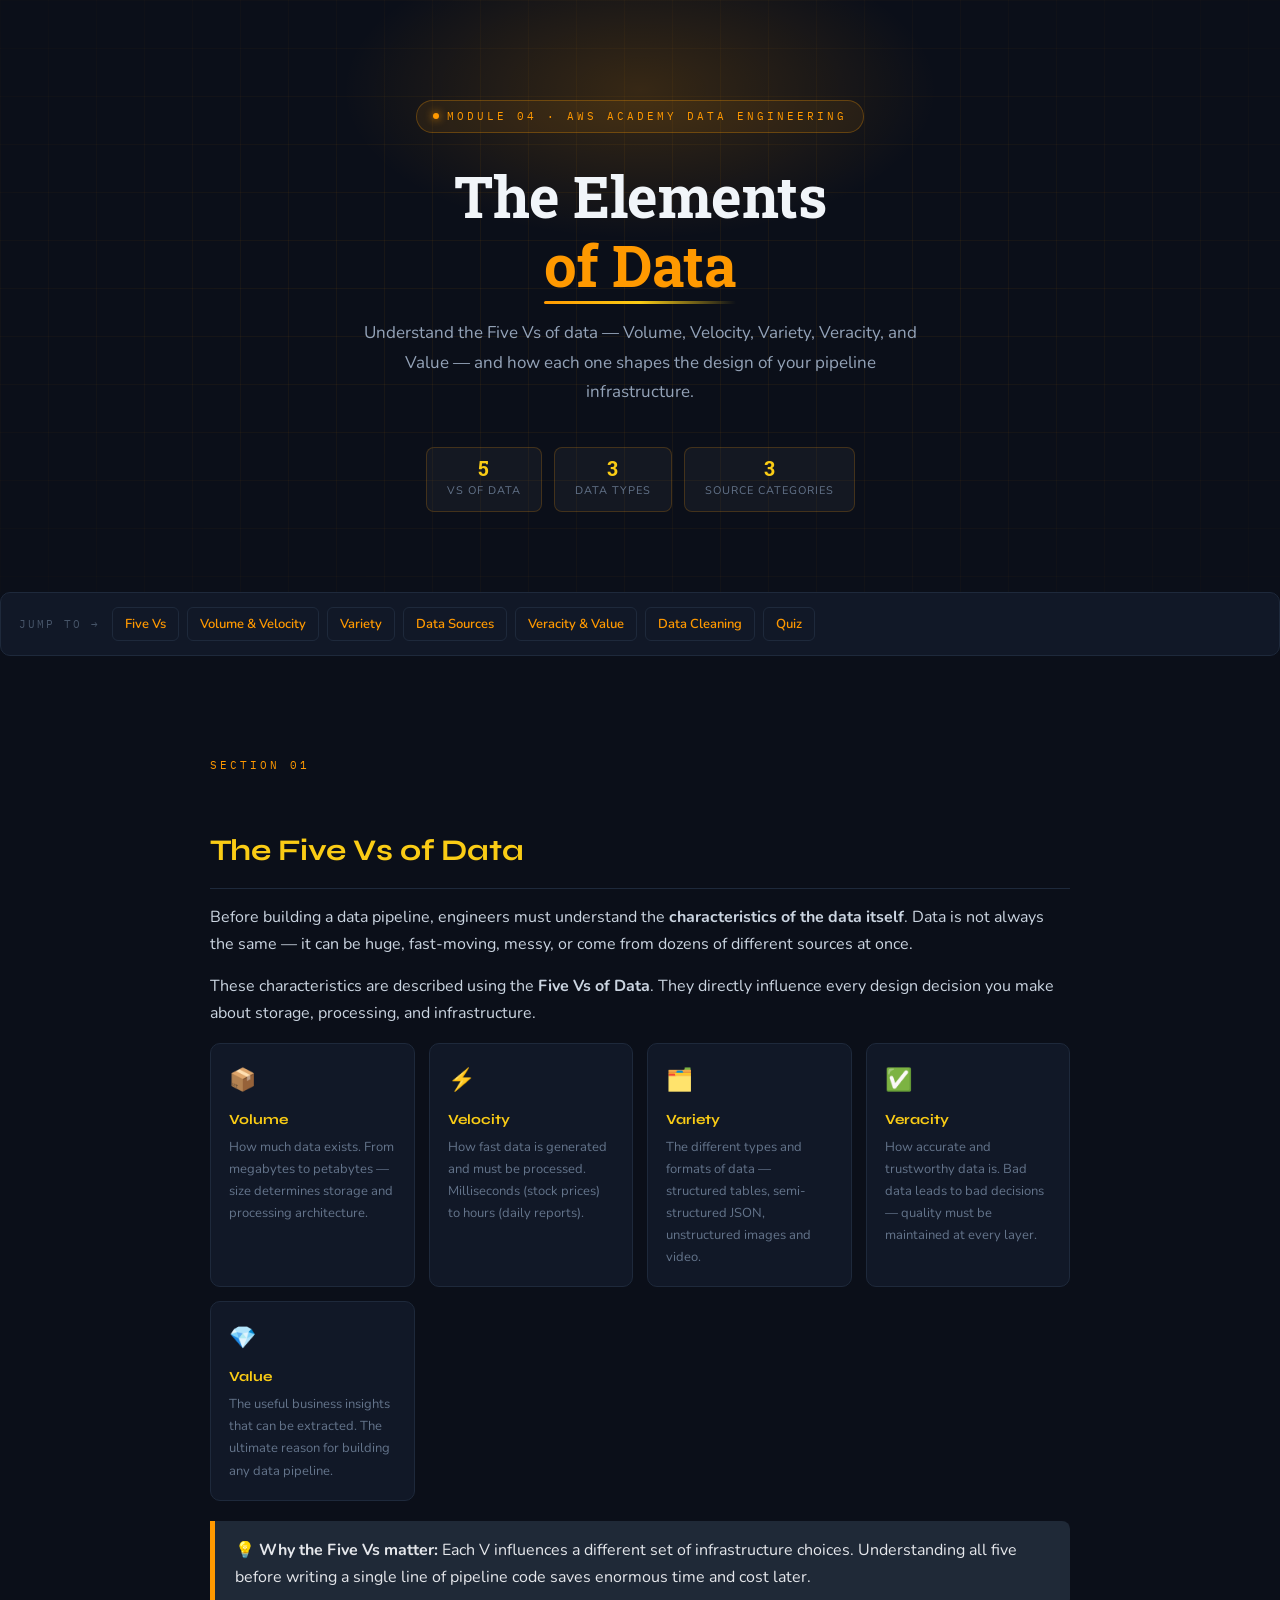
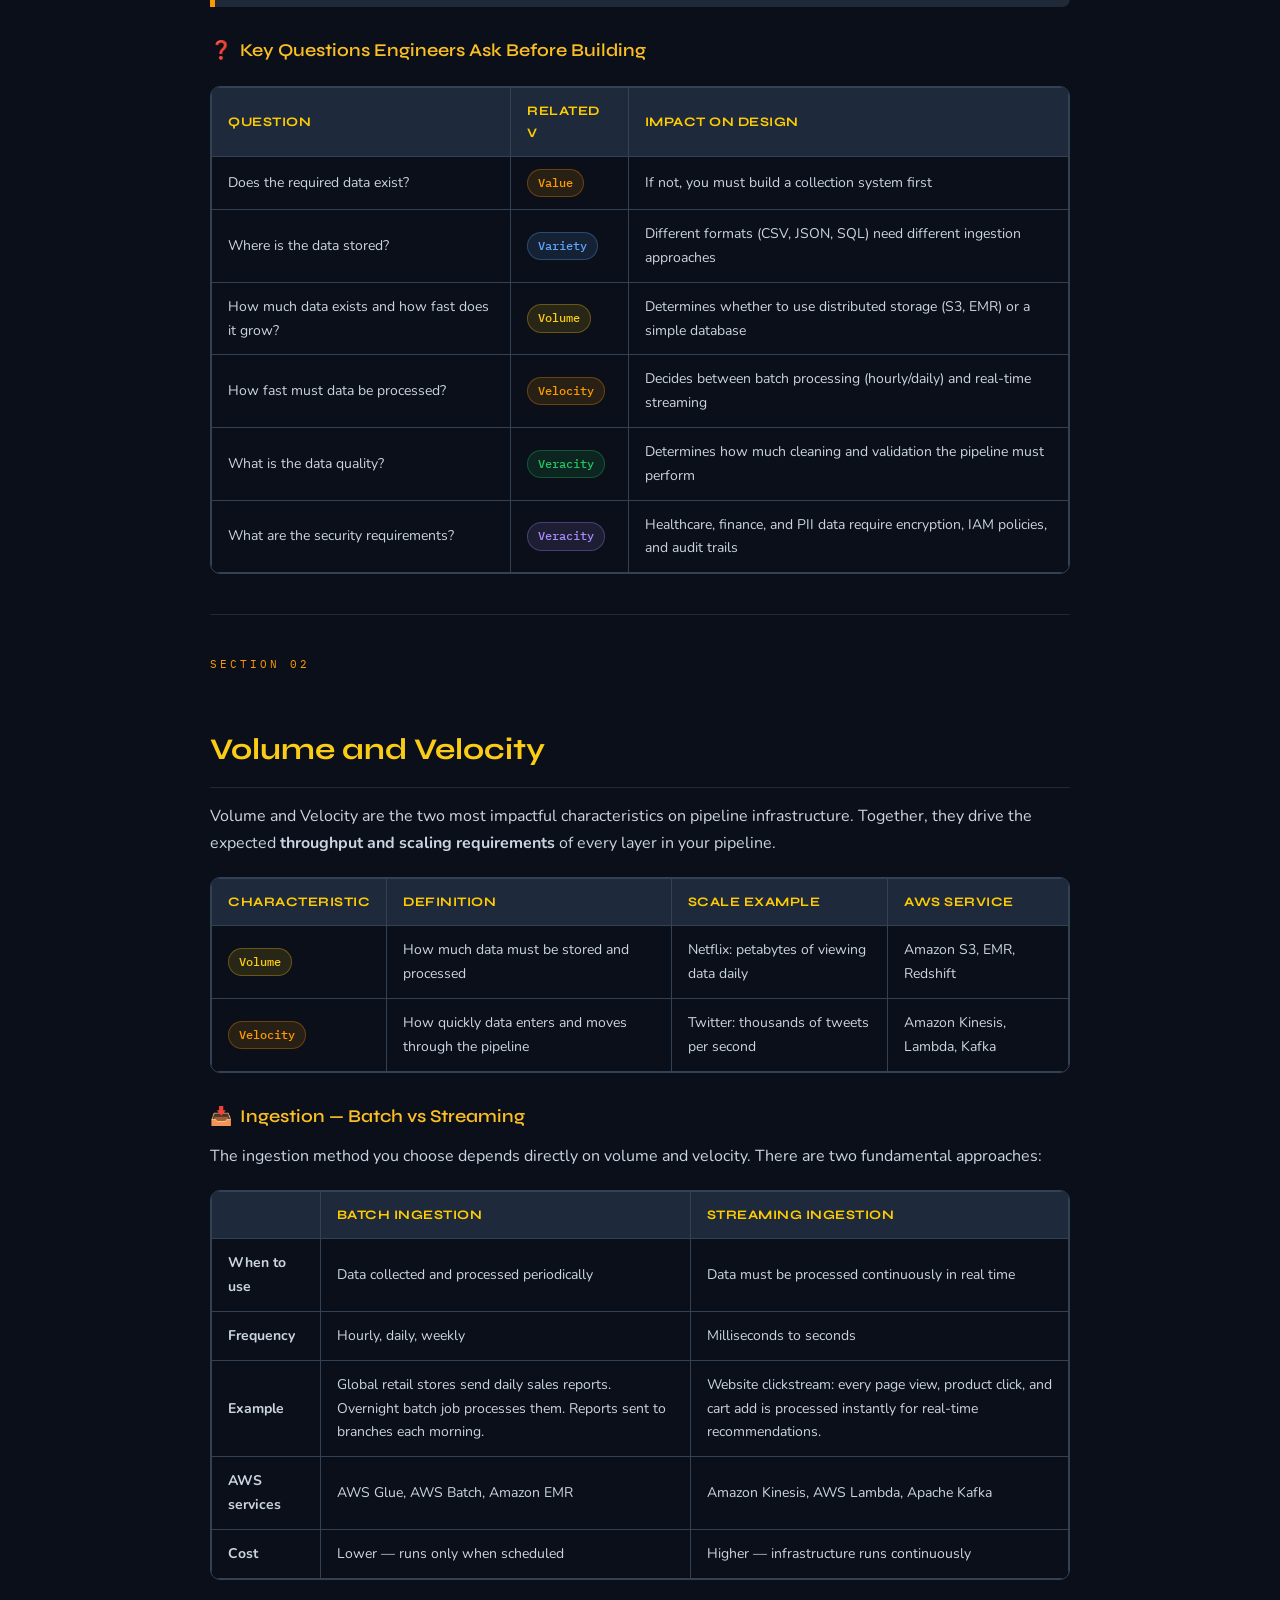
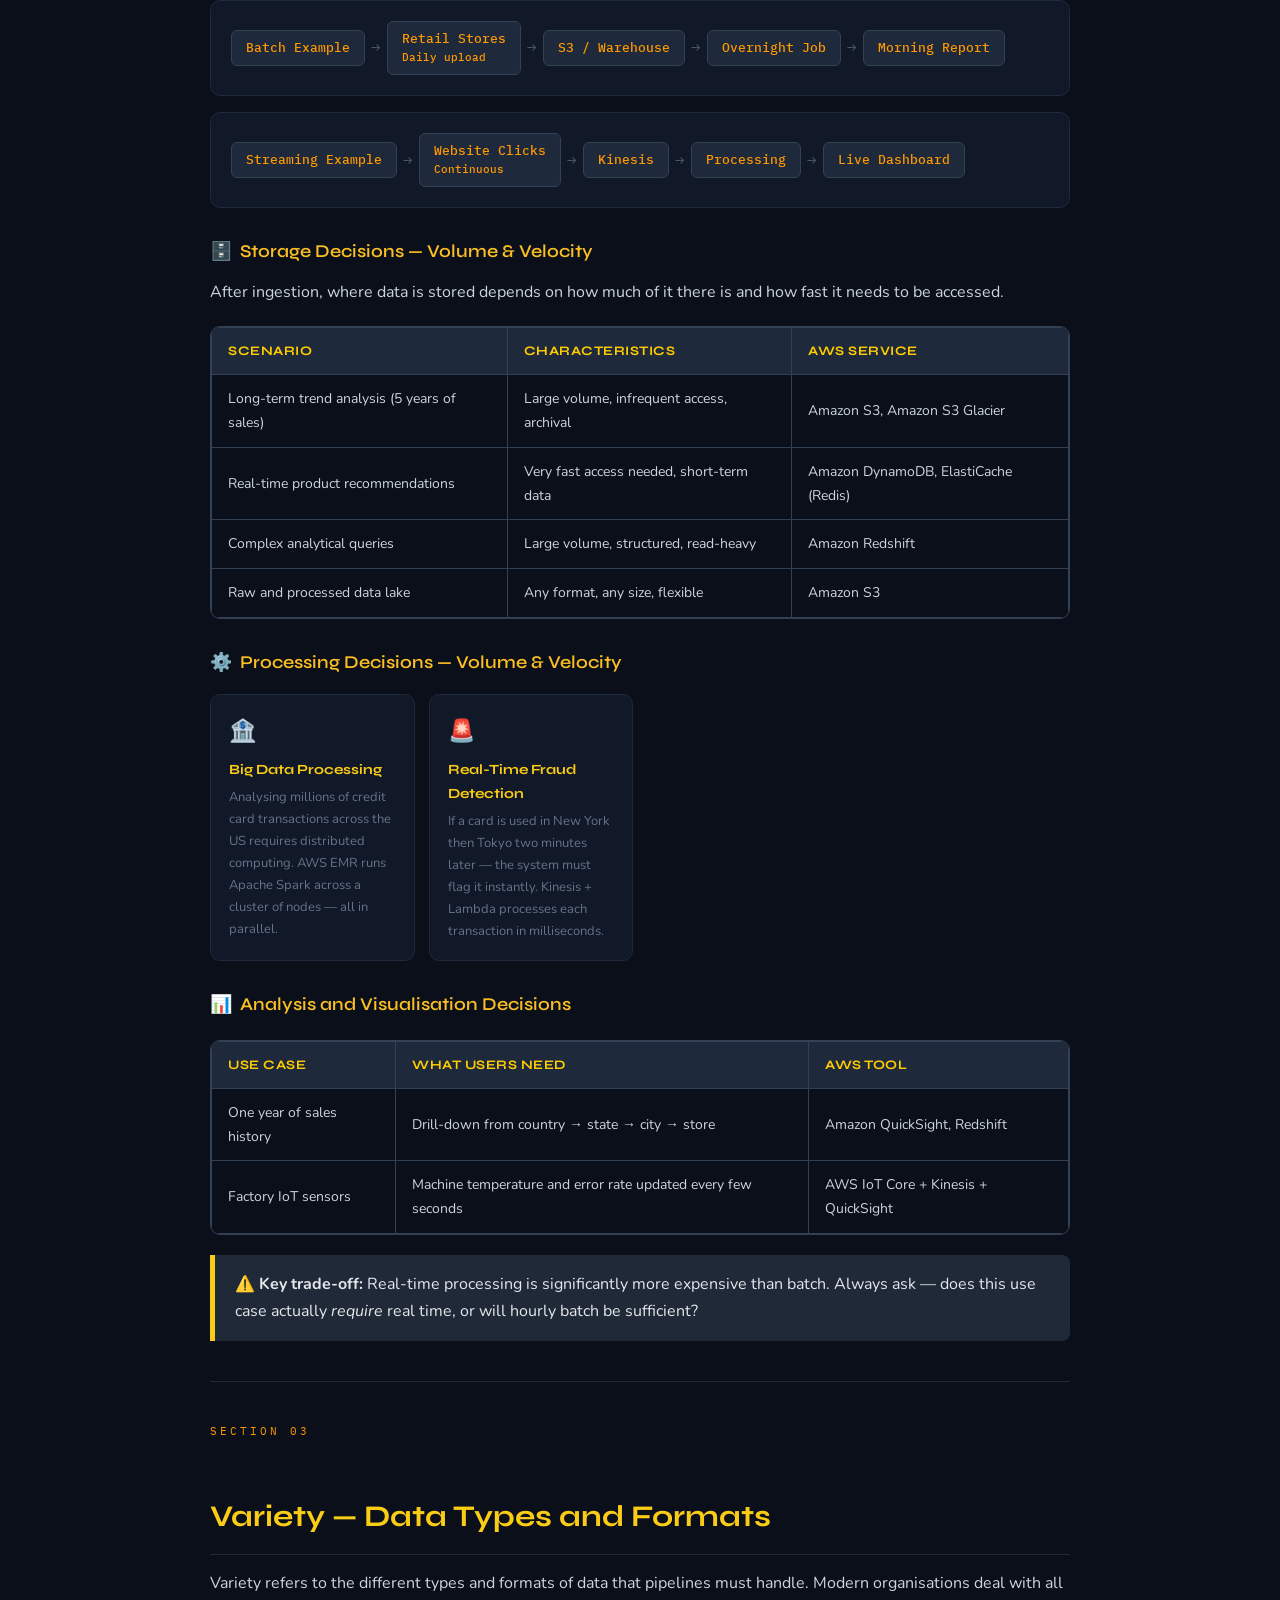
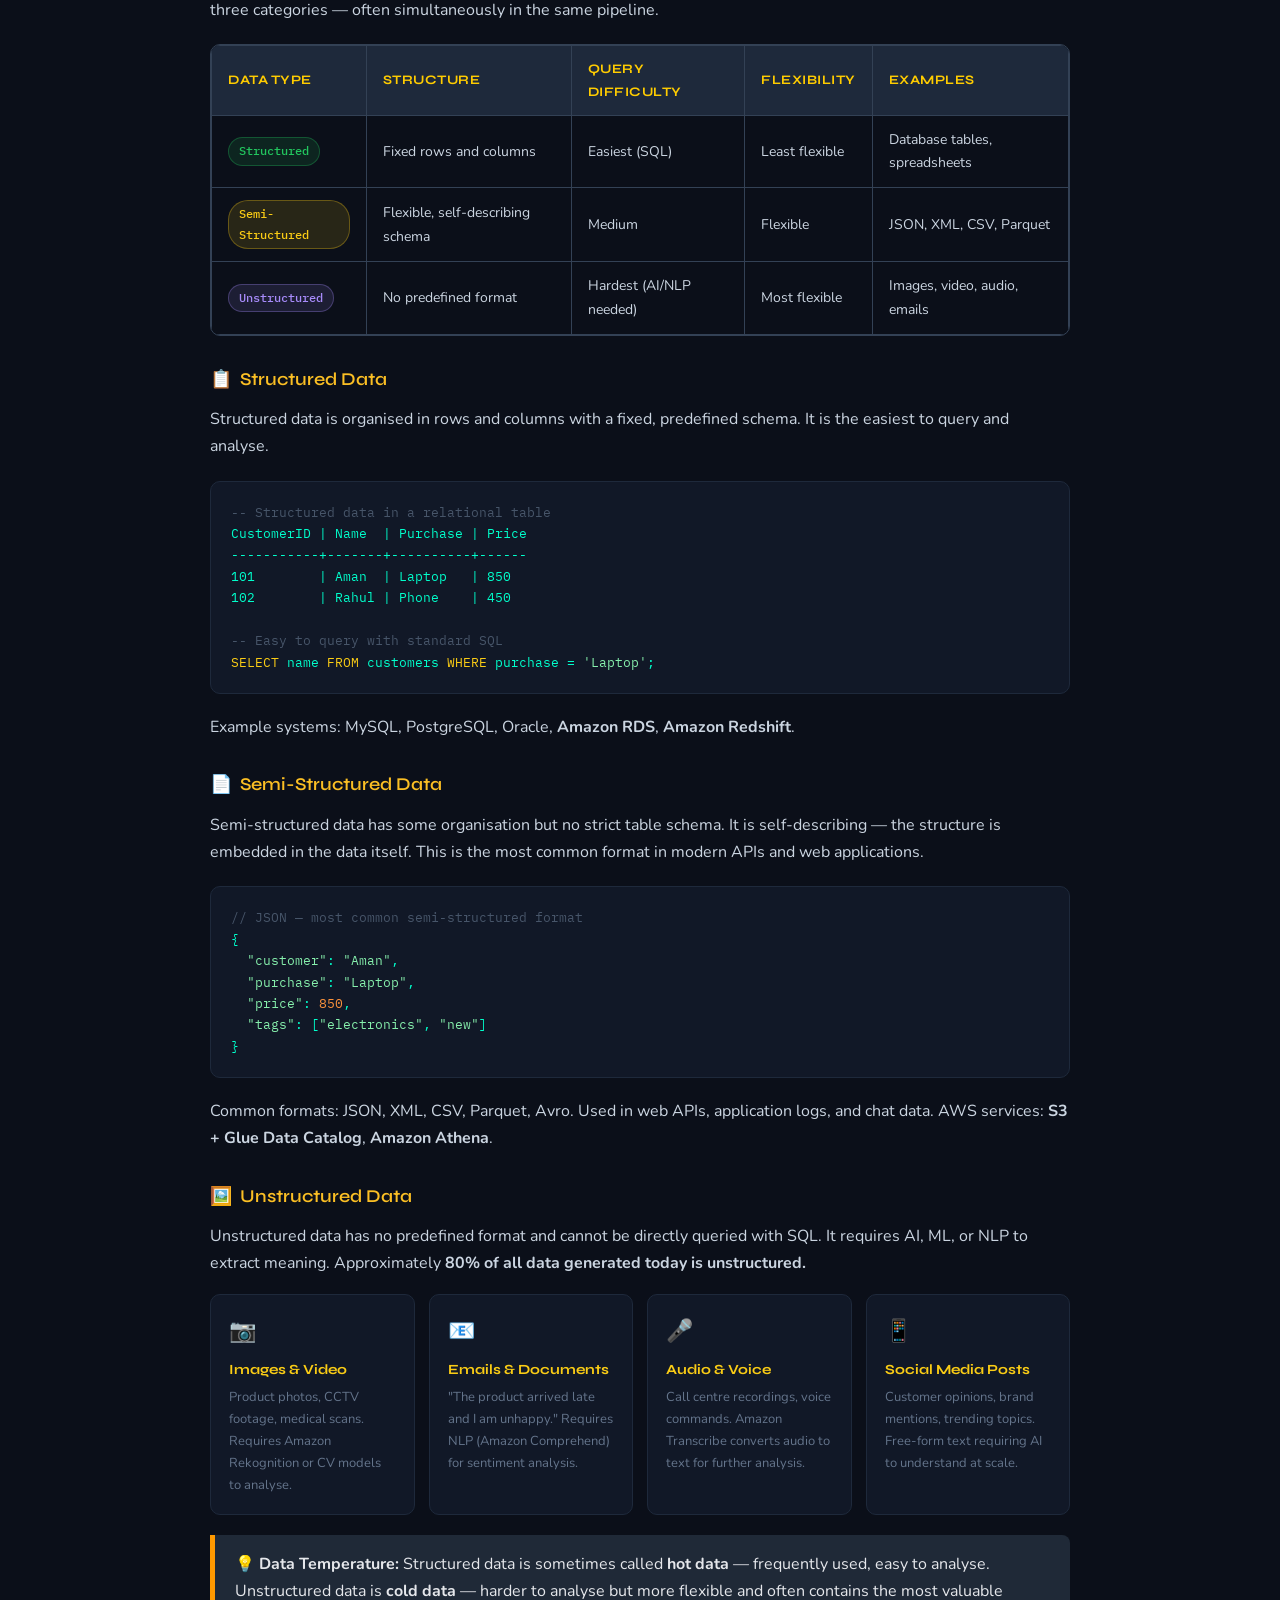
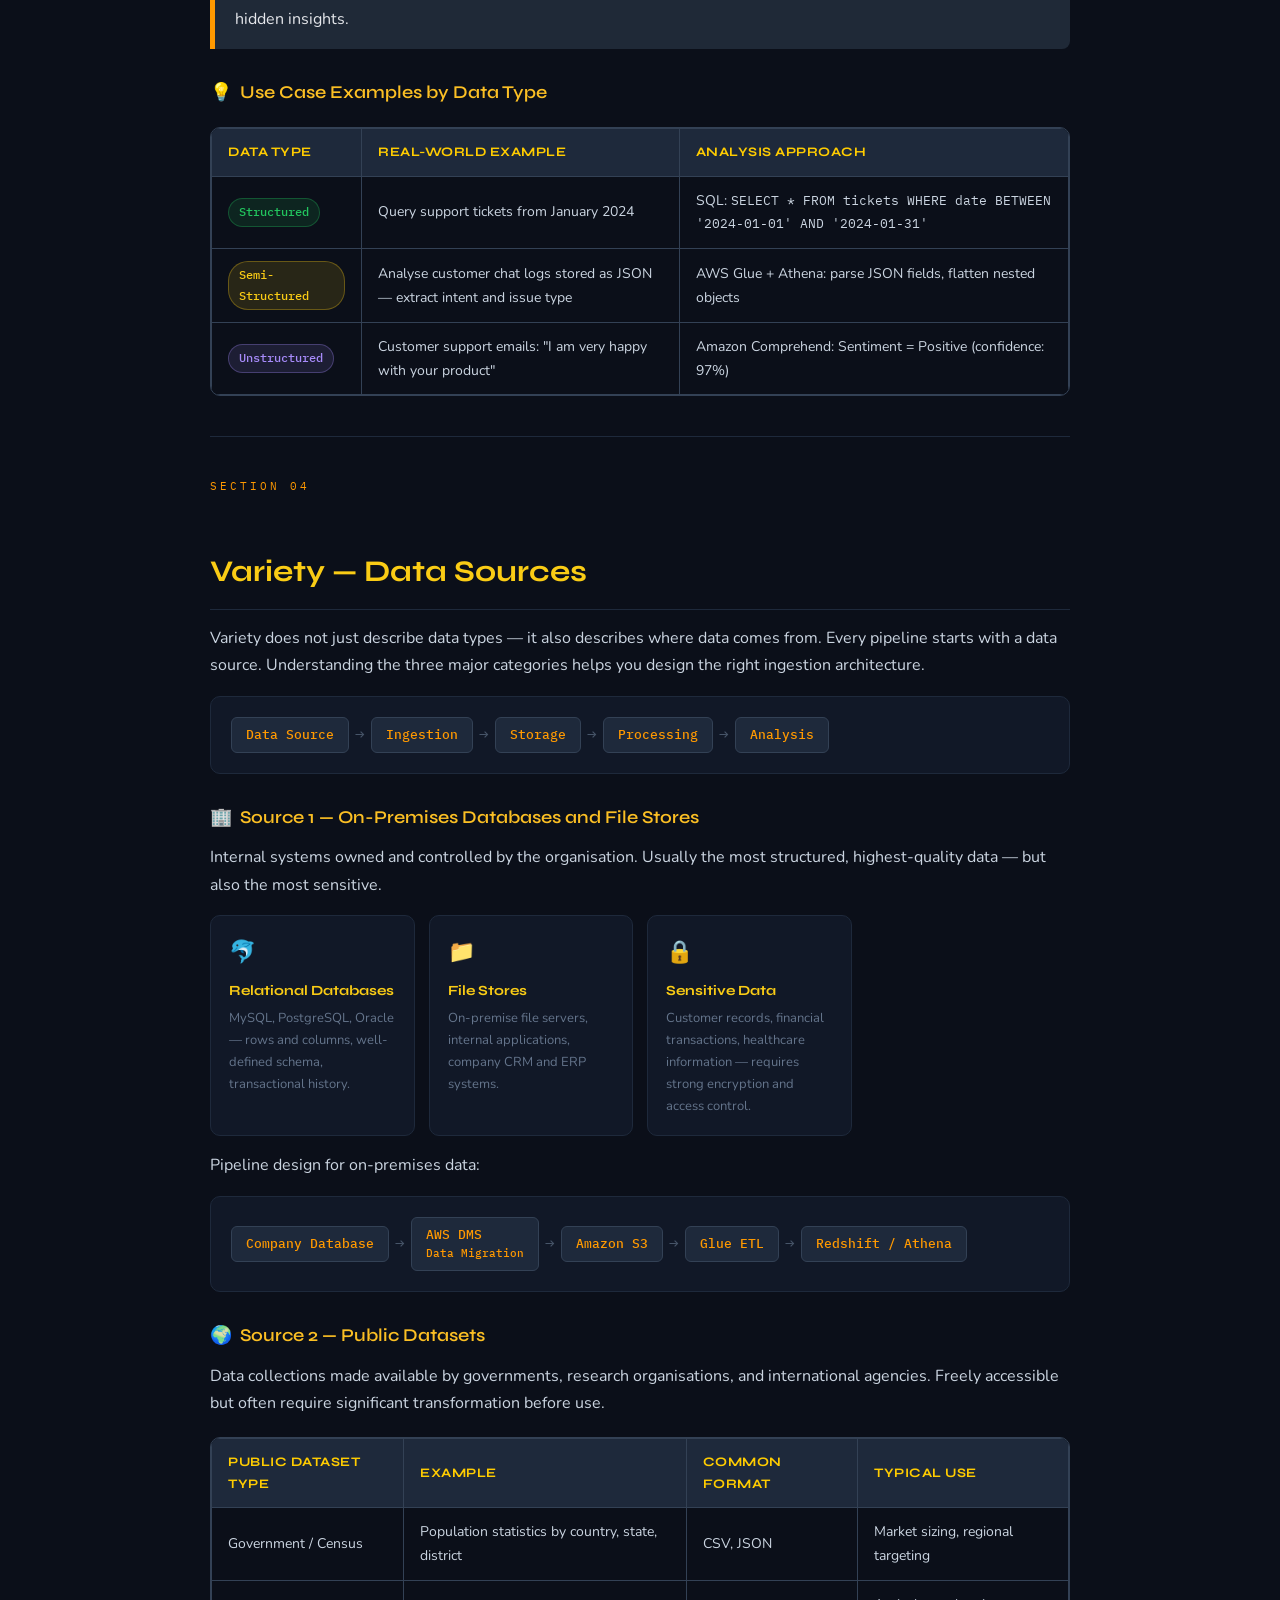
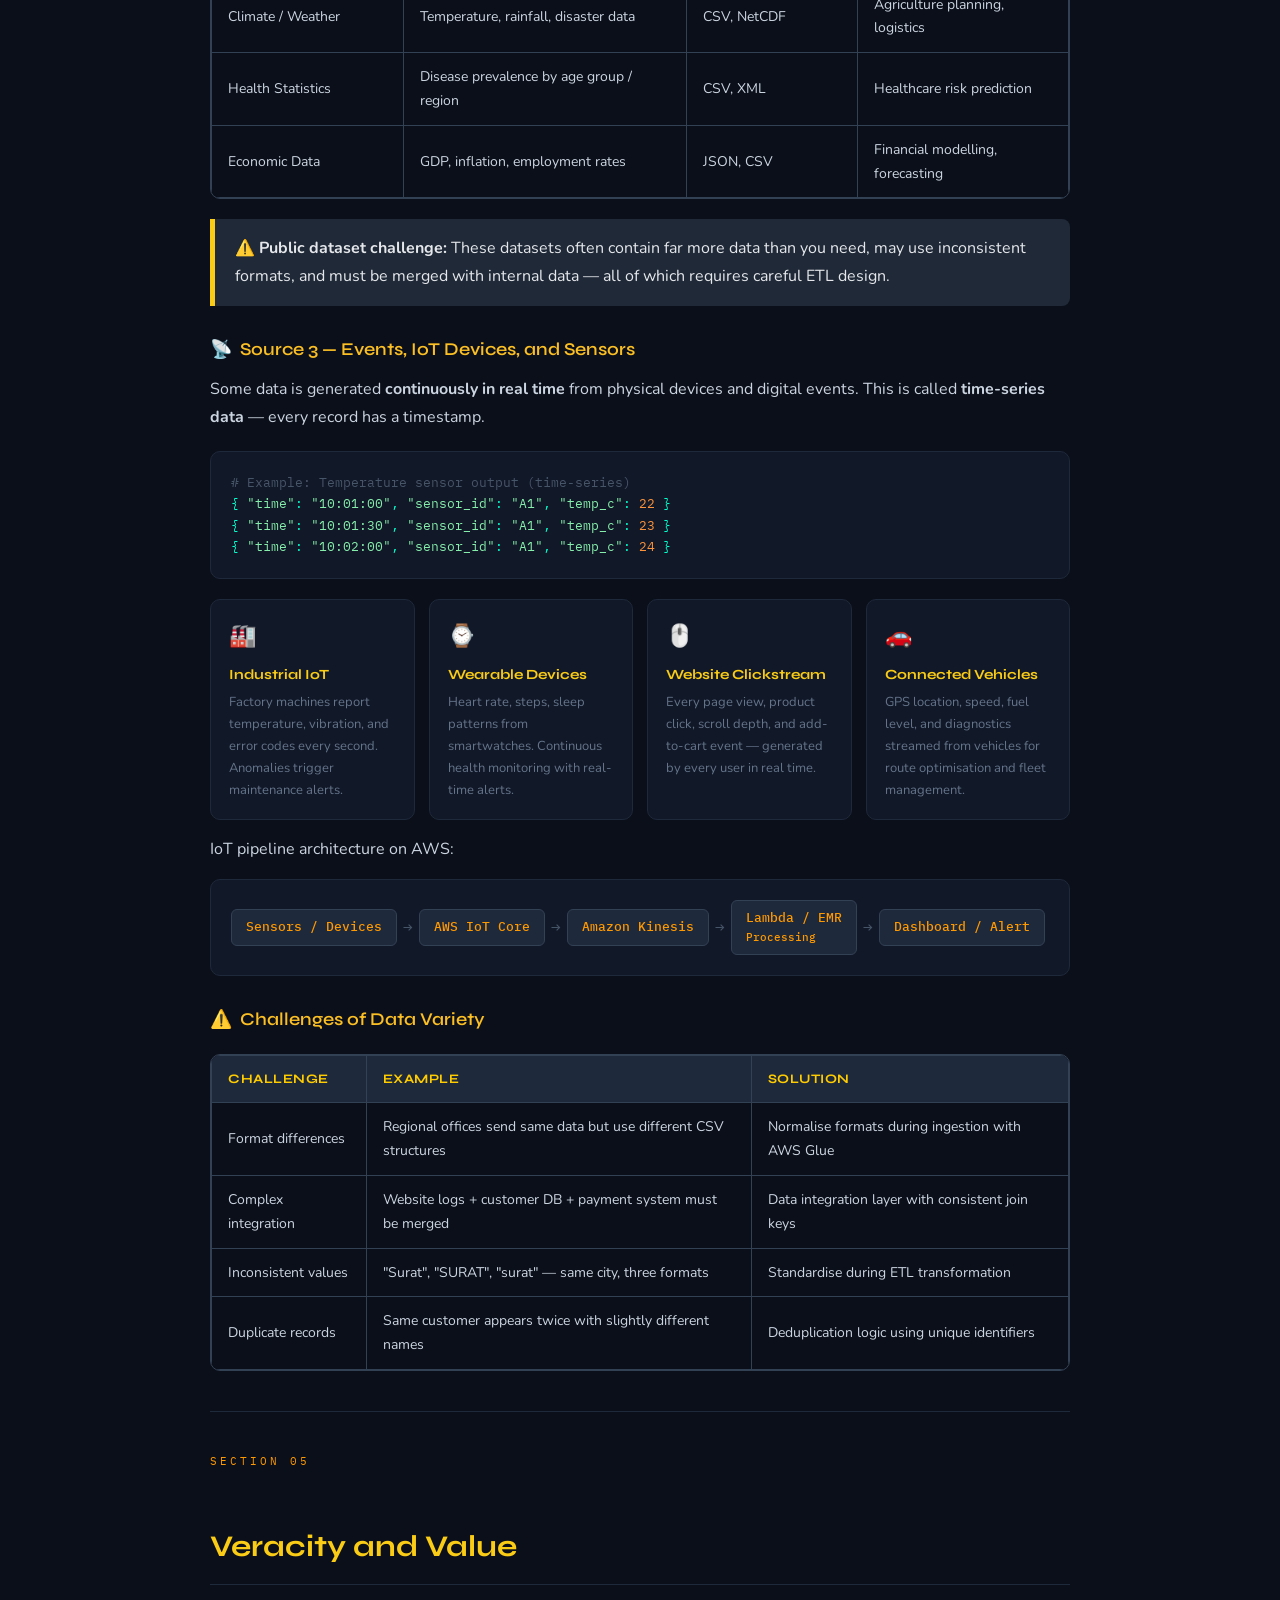
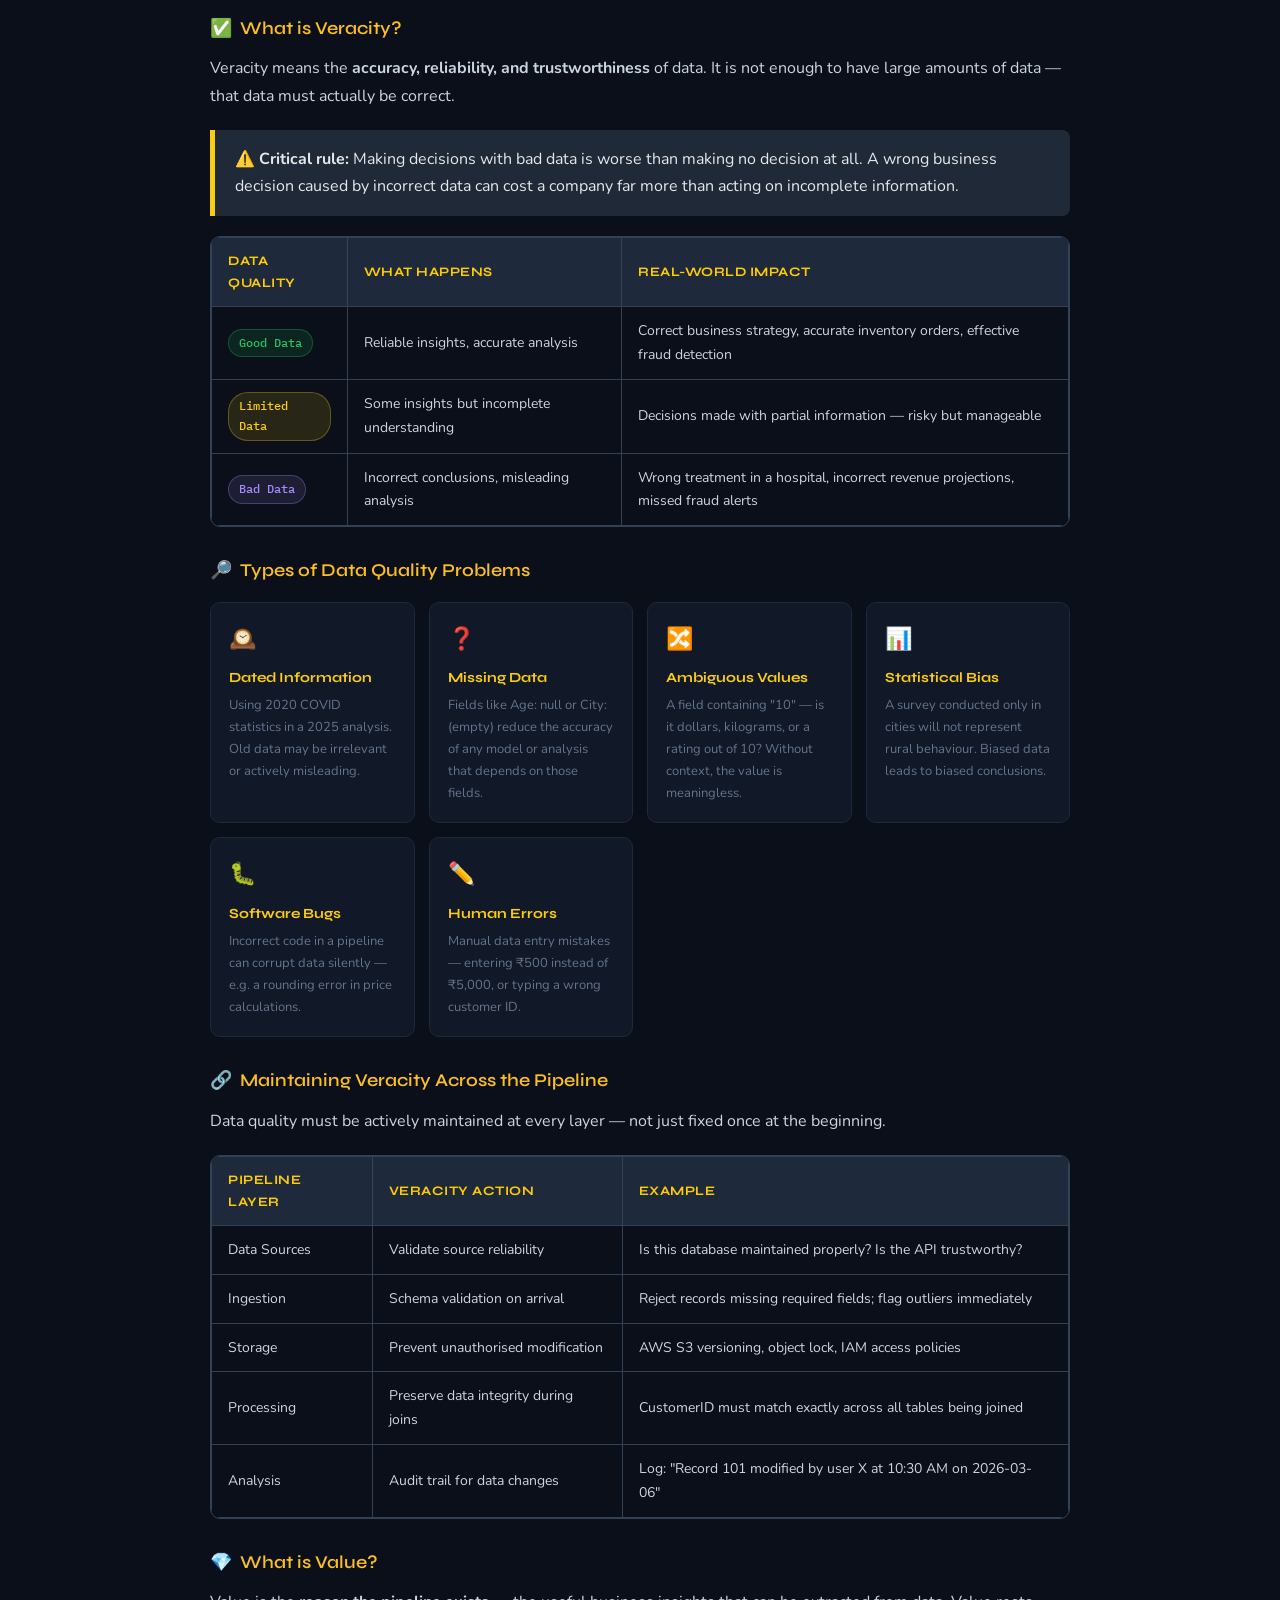
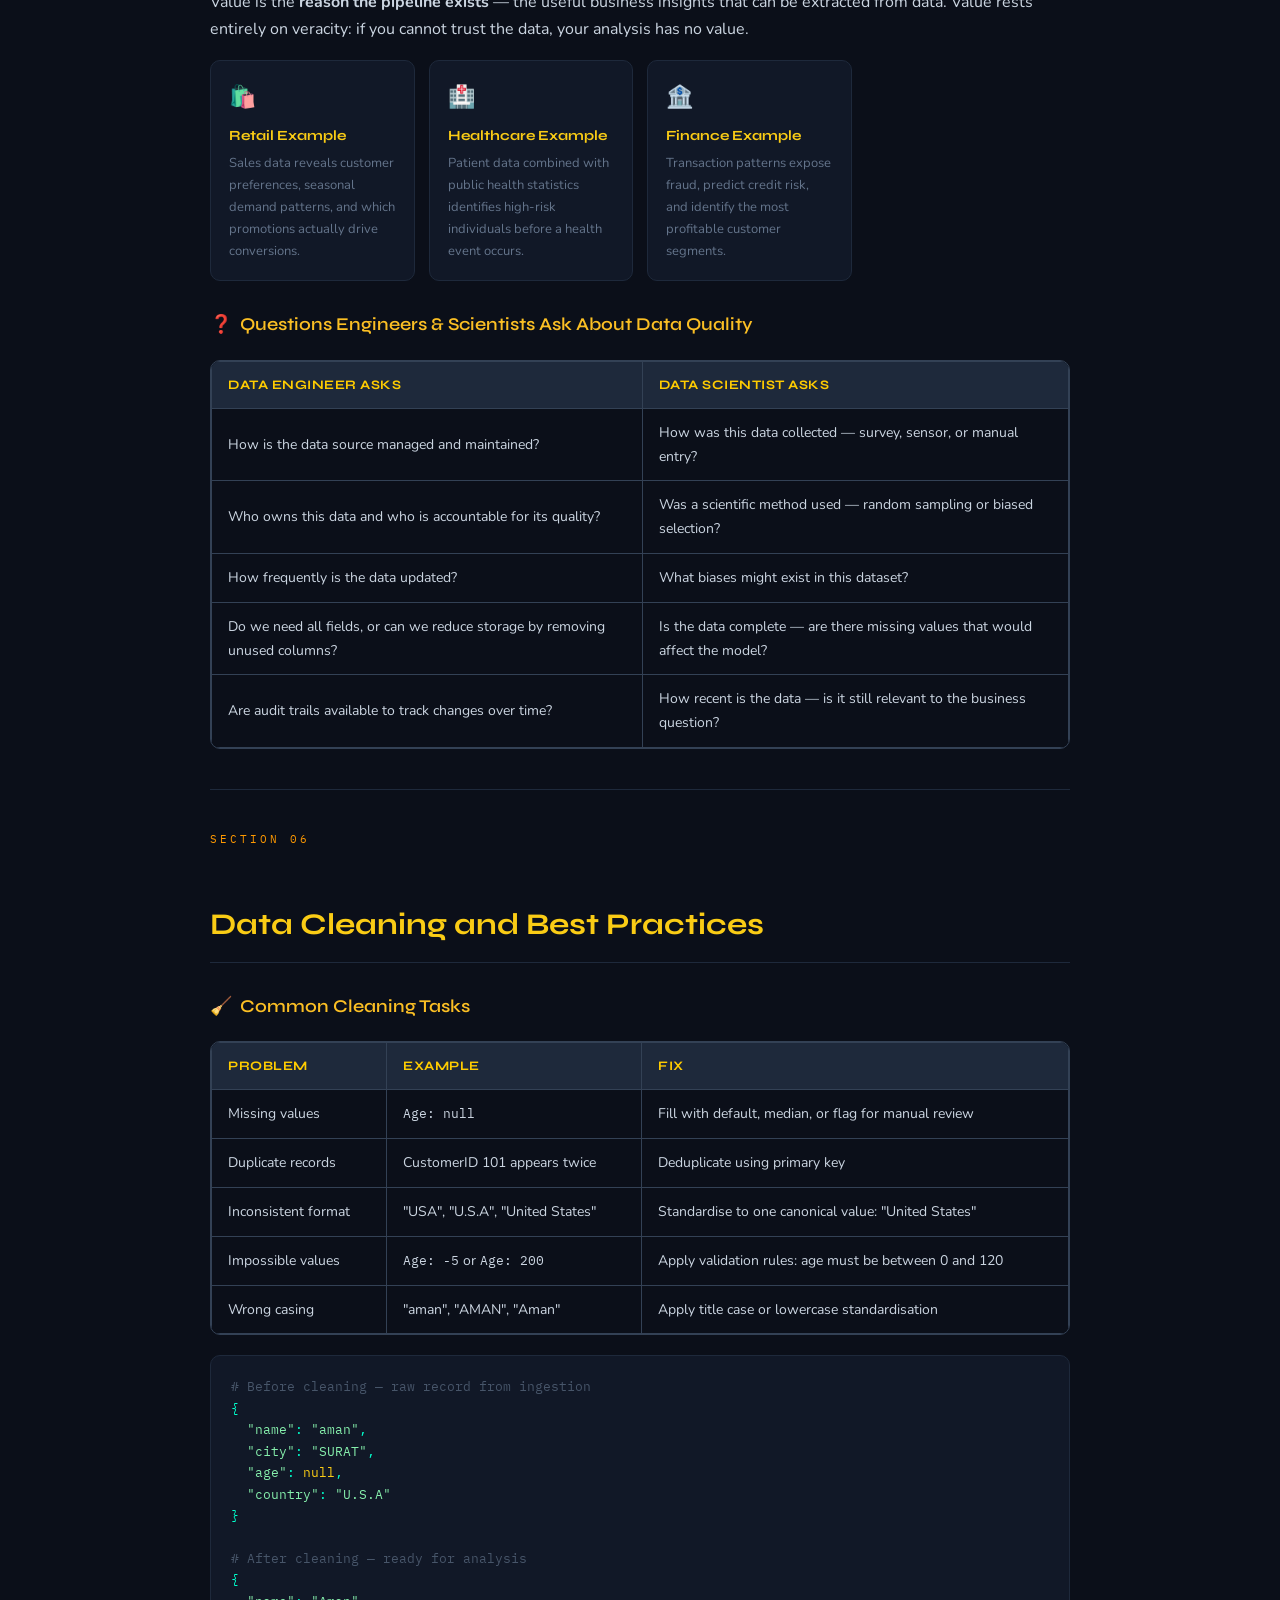
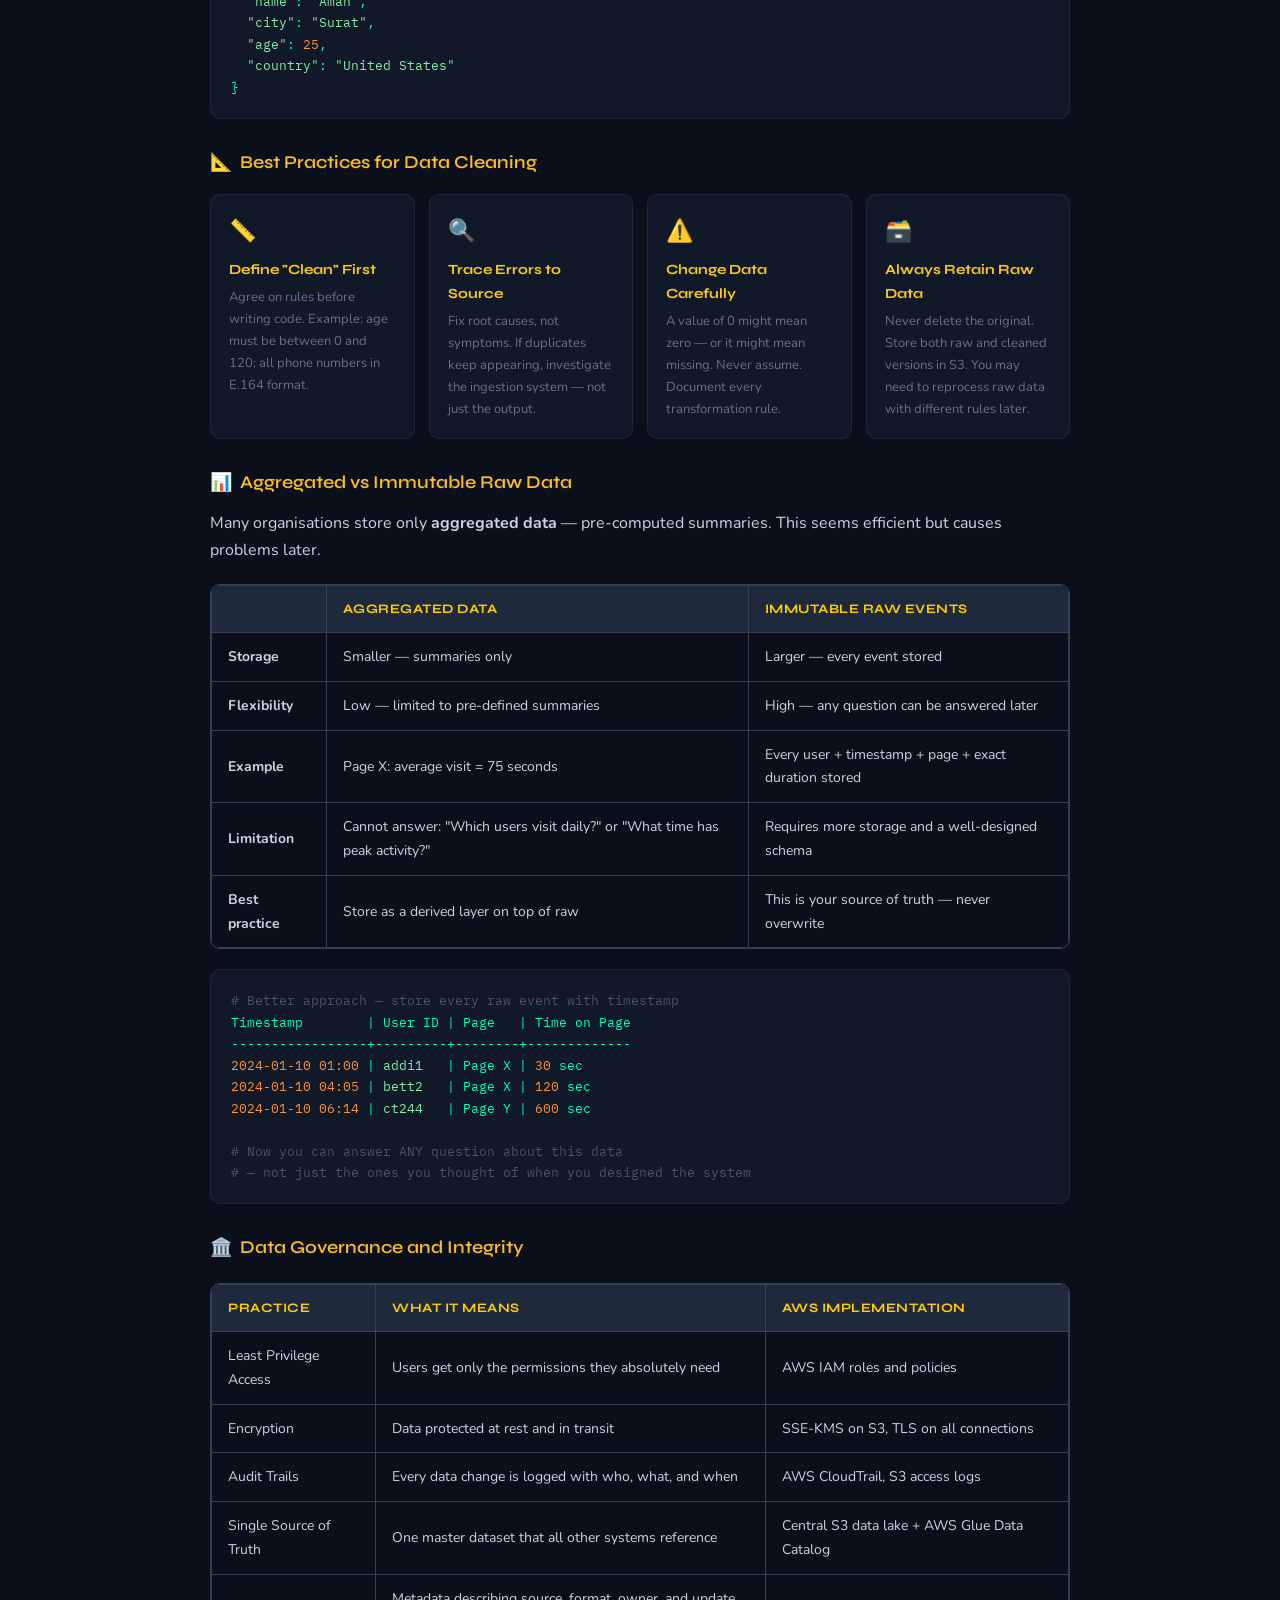
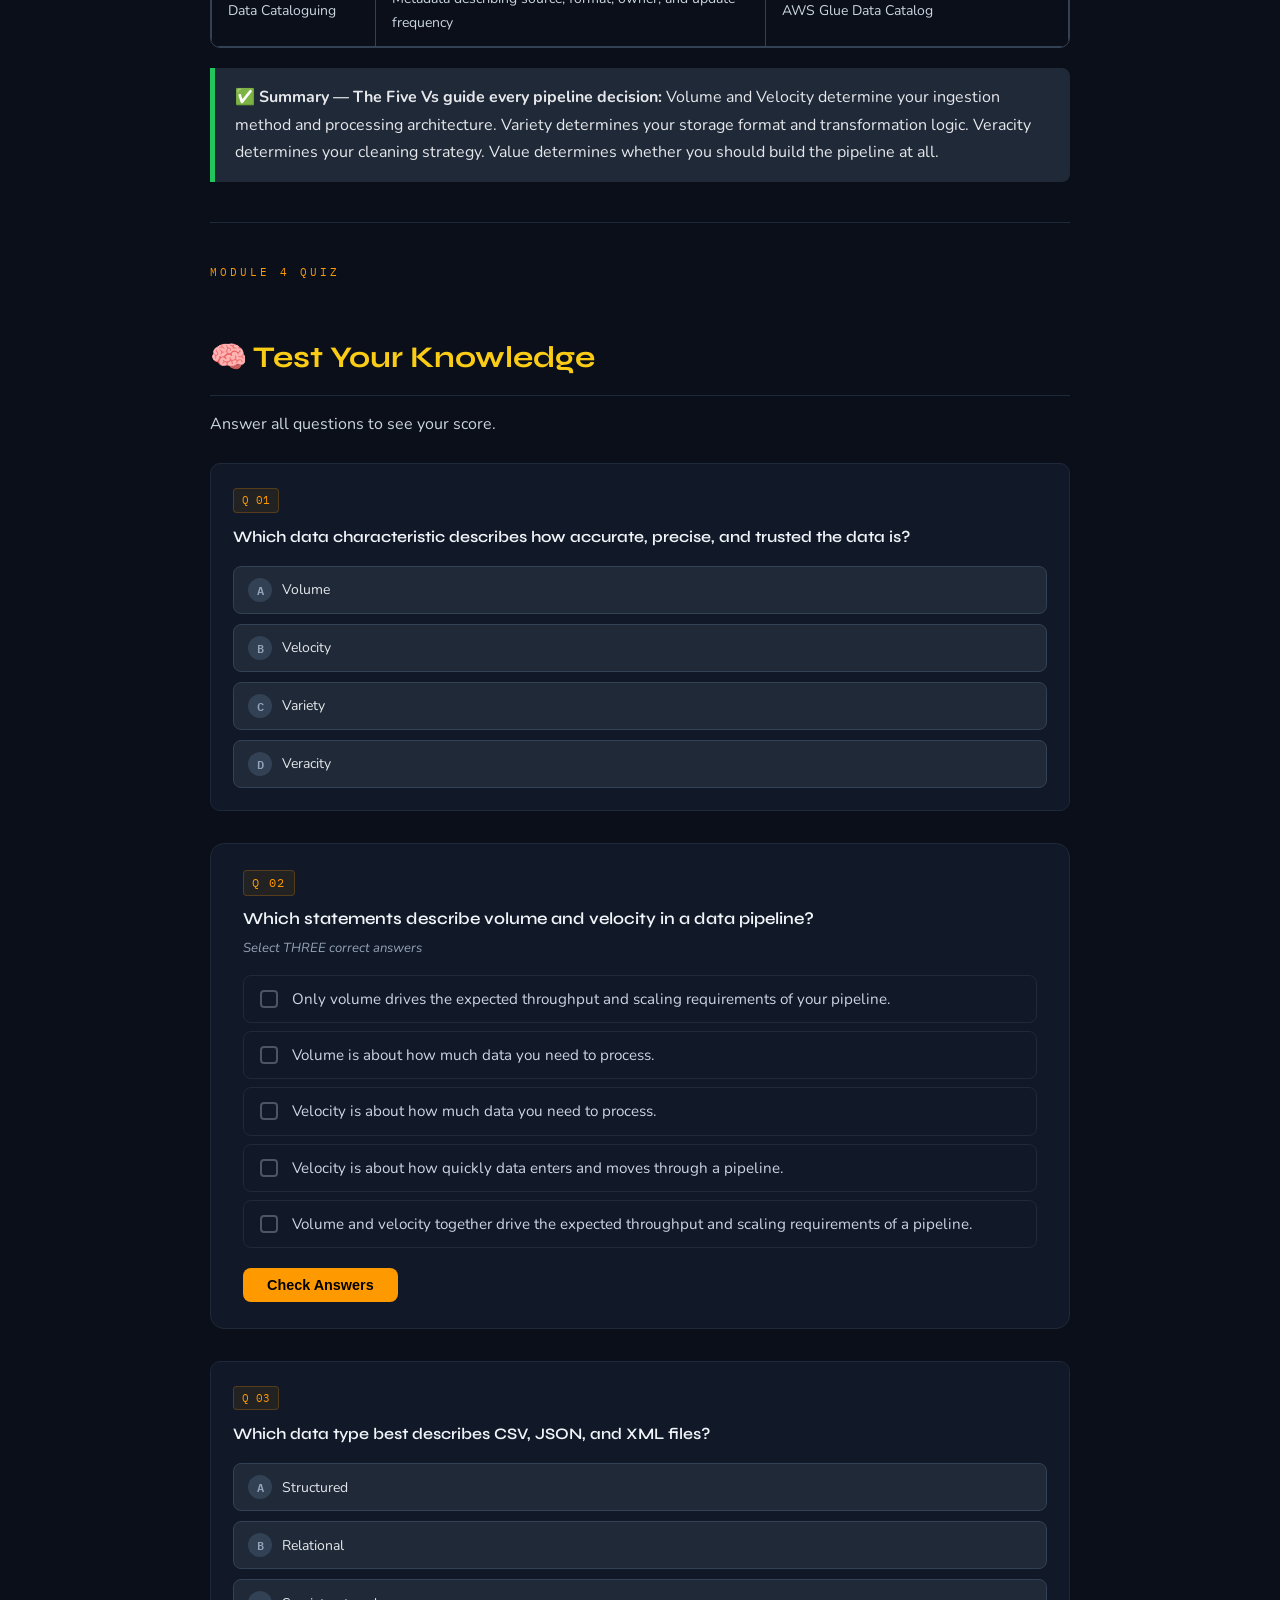
<file: topics/data-types.html>
<!DOCTYPE html>
<html lang="en">
<head>
  <meta charset="UTF-8">
  <meta name="viewport" content="width=device-width, initial-scale=1.0">
  <title>Module 4 – The Elements of Data</title>
  <link rel="stylesheet" href="../assets/css/template.css">
  <link rel="preconnect" href="https://fonts.googleapis.com">
  <link rel="preconnect" href="https://fonts.gstatic.com" crossorigin>
  <link href="https://fonts.googleapis.com/css2?family=Roboto+Slab:wght@100..900&family=IBM+Plex+Mono:wght@400;500&family=Nunito:wght@400;500;600&display=swap" rel="stylesheet">
</head>
<body>

<!-- ── HERO ── -->
<div class="hero">
  <div class="hero-eyebrow">Module 04 · AWS Academy Data Engineering</div>
  <h1>The Elements<br><span>of Data</span></h1>
  <p>Understand the Five Vs of data — Volume, Velocity, Variety, Veracity, and Value — and how each one shapes the design of your pipeline infrastructure.</p>
  <div class="hero-stats">
    <div class="hero-stat"><strong>5</strong><span>Vs of Data</span></div>
    <div class="hero-stat"><strong>3</strong><span>Data Types</span></div>
    <div class="hero-stat"><strong>3</strong><span>Source Categories</span></div>
  </div>
</div>

<!-- ── STICKY NAV ── -->
<nav class="anchor-nav">
  <span>Jump to →</span>
  <a href="#five-vs">Five Vs</a>
  <a href="#volume-velocity">Volume &amp; Velocity</a>
  <a href="#variety">Variety</a>
  <a href="#sources">Data Sources</a>
  <a href="#veracity">Veracity &amp; Value</a>
  <a href="#cleaning">Data Cleaning</a>
  <a href="#quiz">Quiz</a>
</nav>

<div class="container">

  <!-- ────────────────────────────────────────
       SECTION 1 — THE FIVE Vs
  ──────────────────────────────────────── -->
  <section id="five-vs">
    <div class="section-label">Section 01</div>
    <h2>The Five Vs of Data</h2>

    <p>Before building a data pipeline, engineers must understand the <strong>characteristics of the data itself</strong>. Data is not always the same — it can be huge, fast-moving, messy, or come from dozens of different sources at once.</p>

    <p>These characteristics are described using the <strong>Five Vs of Data</strong>. They directly influence every design decision you make about storage, processing, and infrastructure.</p>

    <div class="card-grid">
      <div class="card">
        <div class="card-icon">📦</div>
        <div class="card-title">Volume</div>
        <div class="card-desc">How much data exists. From megabytes to petabytes — size determines storage and processing architecture.</div>
      </div>
      <div class="card">
        <div class="card-icon">⚡</div>
        <div class="card-title">Velocity</div>
        <div class="card-desc">How fast data is generated and must be processed. Milliseconds (stock prices) to hours (daily reports).</div>
      </div>
      <div class="card">
        <div class="card-icon">🗂️</div>
        <div class="card-title">Variety</div>
        <div class="card-desc">The different types and formats of data — structured tables, semi-structured JSON, unstructured images and video.</div>
      </div>
      <div class="card">
        <div class="card-icon">✅</div>
        <div class="card-title">Veracity</div>
        <div class="card-desc">How accurate and trustworthy data is. Bad data leads to bad decisions — quality must be maintained at every layer.</div>
      </div>
      <div class="card">
        <div class="card-icon">💎</div>
        <div class="card-title">Value</div>
        <div class="card-desc">The useful business insights that can be extracted. The ultimate reason for building any data pipeline.</div>
      </div>
    </div>

    <div class="info-box">
      💡 <strong>Why the Five Vs matter:</strong> Each V influences a different set of infrastructure choices. Understanding all five before writing a single line of pipeline code saves enormous time and cost later.
    </div>

    <h3><span class="icon">❓</span>Key Questions Engineers Ask Before Building</h3>

    <div class="table-wrap">
      <table>
        <tr>
          <th>Question</th>
          <th>Related V</th>
          <th>Impact on Design</th>
        </tr>
        <tr>
          <td>Does the required data exist?</td>
          <td><span class="badge badge-orange">Value</span></td>
          <td>If not, you must build a collection system first</td>
        </tr>
        <tr>
          <td>Where is the data stored?</td>
          <td><span class="badge badge-blue">Variety</span></td>
          <td>Different formats (CSV, JSON, SQL) need different ingestion approaches</td>
        </tr>
        <tr>
          <td>How much data exists and how fast does it grow?</td>
          <td><span class="badge badge-yellow">Volume</span></td>
          <td>Determines whether to use distributed storage (S3, EMR) or a simple database</td>
        </tr>
        <tr>
          <td>How fast must data be processed?</td>
          <td><span class="badge badge-orange">Velocity</span></td>
          <td>Decides between batch processing (hourly/daily) and real-time streaming</td>
        </tr>
        <tr>
          <td>What is the data quality?</td>
          <td><span class="badge badge-green">Veracity</span></td>
          <td>Determines how much cleaning and validation the pipeline must perform</td>
        </tr>
        <tr>
          <td>What are the security requirements?</td>
          <td><span class="badge badge-purple">Veracity</span></td>
          <td>Healthcare, finance, and PII data require encryption, IAM policies, and audit trails</td>
        </tr>
      </table>
    </div>
  </section>

  <hr class="divider">

  <!-- ────────────────────────────────────────
       SECTION 2 — VOLUME & VELOCITY
  ──────────────────────────────────────── -->
  <section id="volume-velocity">
    <div class="section-label">Section 02</div>
    <h2>Volume and Velocity</h2>

    <p>Volume and Velocity are the two most impactful characteristics on pipeline infrastructure. Together, they drive the expected <strong>throughput and scaling requirements</strong> of every layer in your pipeline.</p>

    <div class="table-wrap">
      <table>
        <tr>
          <th>Characteristic</th>
          <th>Definition</th>
          <th>Scale Example</th>
          <th>AWS Service</th>
        </tr>
        <tr>
          <td><span class="badge badge-yellow">Volume</span></td>
          <td>How much data must be stored and processed</td>
          <td>Netflix: petabytes of viewing data daily</td>
          <td>Amazon S3, EMR, Redshift</td>
        </tr>
        <tr>
          <td><span class="badge badge-orange">Velocity</span></td>
          <td>How quickly data enters and moves through the pipeline</td>
          <td>Twitter: thousands of tweets per second</td>
          <td>Amazon Kinesis, Lambda, Kafka</td>
        </tr>
      </table>
    </div>

    <h3><span class="icon">📥</span>Ingestion — Batch vs Streaming</h3>
    <p>The ingestion method you choose depends directly on volume and velocity. There are two fundamental approaches:</p>

    <div class="table-wrap">
      <table>
        <tr>
          <th></th>
          <th>Batch Ingestion</th>
          <th>Streaming Ingestion</th>
        </tr>
        <tr>
          <td><strong>When to use</strong></td>
          <td>Data collected and processed periodically</td>
          <td>Data must be processed continuously in real time</td>
        </tr>
        <tr>
          <td><strong>Frequency</strong></td>
          <td>Hourly, daily, weekly</td>
          <td>Milliseconds to seconds</td>
        </tr>
        <tr>
          <td><strong>Example</strong></td>
          <td>Global retail stores send daily sales reports. Overnight batch job processes them. Reports sent to branches each morning.</td>
          <td>Website clickstream: every page view, product click, and cart add is processed instantly for real-time recommendations.</td>
        </tr>
        <tr>
          <td><strong>AWS services</strong></td>
          <td>AWS Glue, AWS Batch, Amazon EMR</td>
          <td>Amazon Kinesis, AWS Lambda, Apache Kafka</td>
        </tr>
        <tr>
          <td><strong>Cost</strong></td>
          <td>Lower — runs only when scheduled</td>
          <td>Higher — infrastructure runs continuously</td>
        </tr>
      </table>
    </div>

    <div class="pipeline">
      <div class="pipeline-step">Batch Example</div>
      <span class="pipeline-arrow">→</span>
      <div class="pipeline-step">Retail Stores<br><small>Daily upload</small></div>
      <span class="pipeline-arrow">→</span>
      <div class="pipeline-step">S3 / Warehouse</div>
      <span class="pipeline-arrow">→</span>
      <div class="pipeline-step">Overnight Job</div>
      <span class="pipeline-arrow">→</span>
      <div class="pipeline-step">Morning Report</div>
    </div>

    <div class="pipeline">
      <div class="pipeline-step">Streaming Example</div>
      <span class="pipeline-arrow">→</span>
      <div class="pipeline-step">Website Clicks<br><small>Continuous</small></div>
      <span class="pipeline-arrow">→</span>
      <div class="pipeline-step">Kinesis</div>
      <span class="pipeline-arrow">→</span>
      <div class="pipeline-step">Processing</div>
      <span class="pipeline-arrow">→</span>
      <div class="pipeline-step">Live Dashboard</div>
    </div>

    <h3><span class="icon">🗄️</span>Storage Decisions — Volume &amp; Velocity</h3>
    <p>After ingestion, where data is stored depends on how much of it there is and how fast it needs to be accessed.</p>

    <div class="table-wrap">
      <table>
        <tr>
          <th>Scenario</th>
          <th>Characteristics</th>
          <th>AWS Service</th>
        </tr>
        <tr>
          <td>Long-term trend analysis (5 years of sales)</td>
          <td>Large volume, infrequent access, archival</td>
          <td>Amazon S3, Amazon S3 Glacier</td>
        </tr>
        <tr>
          <td>Real-time product recommendations</td>
          <td>Very fast access needed, short-term data</td>
          <td>Amazon DynamoDB, ElastiCache (Redis)</td>
        </tr>
        <tr>
          <td>Complex analytical queries</td>
          <td>Large volume, structured, read-heavy</td>
          <td>Amazon Redshift</td>
        </tr>
        <tr>
          <td>Raw and processed data lake</td>
          <td>Any format, any size, flexible</td>
          <td>Amazon S3</td>
        </tr>
      </table>
    </div>

    <h3><span class="icon">⚙️</span>Processing Decisions — Volume &amp; Velocity</h3>

    <div class="card-grid">
      <div class="card">
        <div class="card-icon">🏦</div>
        <div class="card-title">Big Data Processing</div>
        <div class="card-desc">Analysing millions of credit card transactions across the US requires distributed computing. AWS EMR runs Apache Spark across a cluster of nodes — all in parallel.</div>
      </div>
      <div class="card">
        <div class="card-icon">🚨</div>
        <div class="card-title">Real-Time Fraud Detection</div>
        <div class="card-desc">If a card is used in New York then Tokyo two minutes later — the system must flag it instantly. Kinesis + Lambda processes each transaction in milliseconds.</div>
      </div>
    </div>

    <h3><span class="icon">📊</span>Analysis and Visualisation Decisions</h3>

    <div class="table-wrap">
      <table>
        <tr>
          <th>Use Case</th>
          <th>What Users Need</th>
          <th>AWS Tool</th>
        </tr>
        <tr>
          <td>One year of sales history</td>
          <td>Drill-down from country → state → city → store</td>
          <td>Amazon QuickSight, Redshift</td>
        </tr>
        <tr>
          <td>Factory IoT sensors</td>
          <td>Machine temperature and error rate updated every few seconds</td>
          <td>AWS IoT Core + Kinesis + QuickSight</td>
        </tr>
      </table>
    </div>

    <div class="warn-box">
      ⚠️ <strong>Key trade-off:</strong> Real-time processing is significantly more expensive than batch. Always ask — does this use case actually <em>require</em> real time, or will hourly batch be sufficient?
    </div>
  </section>

  <hr class="divider">

  <!-- ────────────────────────────────────────
       SECTION 3 — VARIETY (DATA TYPES)
  ──────────────────────────────────────── -->
  <section id="variety">
    <div class="section-label">Section 03</div>
    <h2>Variety — Data Types and Formats</h2>

    <p>Variety refers to the different types and formats of data that pipelines must handle. Modern organisations deal with all three categories — often simultaneously in the same pipeline.</p>

    <div class="table-wrap">
      <table>
        <tr>
          <th>Data Type</th>
          <th>Structure</th>
          <th>Query Difficulty</th>
          <th>Flexibility</th>
          <th>Examples</th>
        </tr>
        <tr>
          <td><span class="badge badge-green">Structured</span></td>
          <td>Fixed rows and columns</td>
          <td>Easiest (SQL)</td>
          <td>Least flexible</td>
          <td>Database tables, spreadsheets</td>
        </tr>
        <tr>
          <td><span class="badge badge-yellow">Semi-Structured</span></td>
          <td>Flexible, self-describing schema</td>
          <td>Medium</td>
          <td>Flexible</td>
          <td>JSON, XML, CSV, Parquet</td>
        </tr>
        <tr>
          <td><span class="badge badge-purple">Unstructured</span></td>
          <td>No predefined format</td>
          <td>Hardest (AI/NLP needed)</td>
          <td>Most flexible</td>
          <td>Images, video, audio, emails</td>
        </tr>
      </table>
    </div>

    <h3><span class="icon">📋</span>Structured Data</h3>
    <p>Structured data is organised in rows and columns with a fixed, predefined schema. It is the easiest to query and analyse.</p>

<pre><span class="cm">-- Structured data in a relational table</span>
CustomerID | Name  | Purchase | Price
-----------+-------+----------+------
101        | Aman  | Laptop   | 850
102        | Rahul | Phone    | 450

<span class="cm">-- Easy to query with standard SQL</span>
<span class="kw">SELECT</span> name <span class="kw">FROM</span> customers <span class="kw">WHERE</span> purchase = <span class="str">'Laptop'</span>;</pre>

    <p>Example systems: MySQL, PostgreSQL, Oracle, <strong>Amazon RDS</strong>, <strong>Amazon Redshift</strong>.</p>

    <h3><span class="icon">📄</span>Semi-Structured Data</h3>
    <p>Semi-structured data has some organisation but no strict table schema. It is self-describing — the structure is embedded in the data itself. This is the most common format in modern APIs and web applications.</p>

<pre><span class="cm">// JSON — most common semi-structured format</span>
{
  <span class="str">"customer"</span>: <span class="str">"Aman"</span>,
  <span class="str">"purchase"</span>: <span class="str">"Laptop"</span>,
  <span class="str">"price"</span>: <span class="num">850</span>,
  <span class="str">"tags"</span>: [<span class="str">"electronics"</span>, <span class="str">"new"</span>]
}</pre>

    <p>Common formats: JSON, XML, CSV, Parquet, Avro. Used in web APIs, application logs, and chat data. AWS services: <strong>S3 + Glue Data Catalog</strong>, <strong>Amazon Athena</strong>.</p>

    <h3><span class="icon">🖼️</span>Unstructured Data</h3>
    <p>Unstructured data has no predefined format and cannot be directly queried with SQL. It requires AI, ML, or NLP to extract meaning. Approximately <strong>80% of all data generated today is unstructured.</strong></p>

    <div class="card-grid">
      <div class="card">
        <div class="card-icon">📷</div>
        <div class="card-title">Images &amp; Video</div>
        <div class="card-desc">Product photos, CCTV footage, medical scans. Requires Amazon Rekognition or CV models to analyse.</div>
      </div>
      <div class="card">
        <div class="card-icon">📧</div>
        <div class="card-title">Emails &amp; Documents</div>
        <div class="card-desc">"The product arrived late and I am unhappy." Requires NLP (Amazon Comprehend) for sentiment analysis.</div>
      </div>
      <div class="card">
        <div class="card-icon">🎤</div>
        <div class="card-title">Audio &amp; Voice</div>
        <div class="card-desc">Call centre recordings, voice commands. Amazon Transcribe converts audio to text for further analysis.</div>
      </div>
      <div class="card">
        <div class="card-icon">📱</div>
        <div class="card-title">Social Media Posts</div>
        <div class="card-desc">Customer opinions, brand mentions, trending topics. Free-form text requiring AI to understand at scale.</div>
      </div>
    </div>

    <div class="info-box">
      💡 <strong>Data Temperature:</strong> Structured data is sometimes called <strong>hot data</strong> — frequently used, easy to analyse. Unstructured data is <strong>cold data</strong> — harder to analyse but more flexible and often contains the most valuable hidden insights.
    </div>

    <h3><span class="icon">💡</span>Use Case Examples by Data Type</h3>

    <div class="table-wrap">
      <table>
        <tr>
          <th>Data Type</th>
          <th>Real-World Example</th>
          <th>Analysis Approach</th>
        </tr>
        <tr>
          <td><span class="badge badge-green">Structured</span></td>
          <td>Query support tickets from January 2024</td>
          <td>SQL: <code>SELECT * FROM tickets WHERE date BETWEEN '2024-01-01' AND '2024-01-31'</code></td>
        </tr>
        <tr>
          <td><span class="badge badge-yellow">Semi-Structured</span></td>
          <td>Analyse customer chat logs stored as JSON — extract intent and issue type</td>
          <td>AWS Glue + Athena: parse JSON fields, flatten nested objects</td>
        </tr>
        <tr>
          <td><span class="badge badge-purple">Unstructured</span></td>
          <td>Customer support emails: "I am very happy with your product"</td>
          <td>Amazon Comprehend: Sentiment = Positive (confidence: 97%)</td>
        </tr>
      </table>
    </div>
  </section>

  <hr class="divider">

  <!-- ────────────────────────────────────────
       SECTION 4 — DATA SOURCES
  ──────────────────────────────────────── -->
  <section id="sources">
    <div class="section-label">Section 04</div>
    <h2>Variety — Data Sources</h2>

    <p>Variety does not just describe data types — it also describes where data comes from. Every pipeline starts with a data source. Understanding the three major categories helps you design the right ingestion architecture.</p>

    <div class="pipeline">
      <div class="pipeline-step">Data Source</div>
      <span class="pipeline-arrow">→</span>
      <div class="pipeline-step">Ingestion</div>
      <span class="pipeline-arrow">→</span>
      <div class="pipeline-step">Storage</div>
      <span class="pipeline-arrow">→</span>
      <div class="pipeline-step">Processing</div>
      <span class="pipeline-arrow">→</span>
      <div class="pipeline-step">Analysis</div>
    </div>

    <h3><span class="icon">🏢</span>Source 1 — On-Premises Databases and File Stores</h3>
    <p>Internal systems owned and controlled by the organisation. Usually the most structured, highest-quality data — but also the most sensitive.</p>

    <div class="card-grid">
      <div class="card">
        <div class="card-icon">🐬</div>
        <div class="card-title">Relational Databases</div>
        <div class="card-desc">MySQL, PostgreSQL, Oracle — rows and columns, well-defined schema, transactional history.</div>
      </div>
      <div class="card">
        <div class="card-icon">📁</div>
        <div class="card-title">File Stores</div>
        <div class="card-desc">On-premise file servers, internal applications, company CRM and ERP systems.</div>
      </div>
      <div class="card">
        <div class="card-icon">🔒</div>
        <div class="card-title">Sensitive Data</div>
        <div class="card-desc">Customer records, financial transactions, healthcare information — requires strong encryption and access control.</div>
      </div>
    </div>

    <p>Pipeline design for on-premises data:</p>
    <div class="pipeline">
      <div class="pipeline-step">Company Database</div>
      <span class="pipeline-arrow">→</span>
      <div class="pipeline-step">AWS DMS<br><small>Data Migration</small></div>
      <span class="pipeline-arrow">→</span>
      <div class="pipeline-step">Amazon S3</div>
      <span class="pipeline-arrow">→</span>
      <div class="pipeline-step">Glue ETL</div>
      <span class="pipeline-arrow">→</span>
      <div class="pipeline-step">Redshift / Athena</div>
    </div>

    <h3><span class="icon">🌍</span>Source 2 — Public Datasets</h3>
    <p>Data collections made available by governments, research organisations, and international agencies. Freely accessible but often require significant transformation before use.</p>

    <div class="table-wrap">
      <table>
        <tr>
          <th>Public Dataset Type</th>
          <th>Example</th>
          <th>Common Format</th>
          <th>Typical Use</th>
        </tr>
        <tr>
          <td>Government / Census</td>
          <td>Population statistics by country, state, district</td>
          <td>CSV, JSON</td>
          <td>Market sizing, regional targeting</td>
        </tr>
        <tr>
          <td>Climate / Weather</td>
          <td>Temperature, rainfall, disaster data</td>
          <td>CSV, NetCDF</td>
          <td>Agriculture planning, logistics</td>
        </tr>
        <tr>
          <td>Health Statistics</td>
          <td>Disease prevalence by age group / region</td>
          <td>CSV, XML</td>
          <td>Healthcare risk prediction</td>
        </tr>
        <tr>
          <td>Economic Data</td>
          <td>GDP, inflation, employment rates</td>
          <td>JSON, CSV</td>
          <td>Financial modelling, forecasting</td>
        </tr>
      </table>
    </div>

    <div class="warn-box">
      ⚠️ <strong>Public dataset challenge:</strong> These datasets often contain far more data than you need, may use inconsistent formats, and must be merged with internal data — all of which requires careful ETL design.
    </div>

    <h3><span class="icon">📡</span>Source 3 — Events, IoT Devices, and Sensors</h3>
    <p>Some data is generated <strong>continuously in real time</strong> from physical devices and digital events. This is called <strong>time-series data</strong> — every record has a timestamp.</p>

<pre><span class="cm"># Example: Temperature sensor output (time-series)</span>
{ <span class="str">"time"</span>: <span class="str">"10:01:00"</span>, <span class="str">"sensor_id"</span>: <span class="str">"A1"</span>, <span class="str">"temp_c"</span>: <span class="num">22</span> }
{ <span class="str">"time"</span>: <span class="str">"10:01:30"</span>, <span class="str">"sensor_id"</span>: <span class="str">"A1"</span>, <span class="str">"temp_c"</span>: <span class="num">23</span> }
{ <span class="str">"time"</span>: <span class="str">"10:02:00"</span>, <span class="str">"sensor_id"</span>: <span class="str">"A1"</span>, <span class="str">"temp_c"</span>: <span class="num">24</span> }</pre>

    <div class="card-grid">
      <div class="card">
        <div class="card-icon">🏭</div>
        <div class="card-title">Industrial IoT</div>
        <div class="card-desc">Factory machines report temperature, vibration, and error codes every second. Anomalies trigger maintenance alerts.</div>
      </div>
      <div class="card">
        <div class="card-icon">⌚</div>
        <div class="card-title">Wearable Devices</div>
        <div class="card-desc">Heart rate, steps, sleep patterns from smartwatches. Continuous health monitoring with real-time alerts.</div>
      </div>
      <div class="card">
        <div class="card-icon">🖱️</div>
        <div class="card-title">Website Clickstream</div>
        <div class="card-desc">Every page view, product click, scroll depth, and add-to-cart event — generated by every user in real time.</div>
      </div>
      <div class="card">
        <div class="card-icon">🚗</div>
        <div class="card-title">Connected Vehicles</div>
        <div class="card-desc">GPS location, speed, fuel level, and diagnostics streamed from vehicles for route optimisation and fleet management.</div>
      </div>
    </div>

    <p>IoT pipeline architecture on AWS:</p>
    <div class="pipeline">
      <div class="pipeline-step">Sensors / Devices</div>
      <span class="pipeline-arrow">→</span>
      <div class="pipeline-step">AWS IoT Core</div>
      <span class="pipeline-arrow">→</span>
      <div class="pipeline-step">Amazon Kinesis</div>
      <span class="pipeline-arrow">→</span>
      <div class="pipeline-step">Lambda / EMR<br><small>Processing</small></div>
      <span class="pipeline-arrow">→</span>
      <div class="pipeline-step">Dashboard / Alert</div>
    </div>

    <h3><span class="icon">⚠️</span>Challenges of Data Variety</h3>
    <div class="table-wrap">
      <table>
        <tr>
          <th>Challenge</th>
          <th>Example</th>
          <th>Solution</th>
        </tr>
        <tr>
          <td>Format differences</td>
          <td>Regional offices send same data but use different CSV structures</td>
          <td>Normalise formats during ingestion with AWS Glue</td>
        </tr>
        <tr>
          <td>Complex integration</td>
          <td>Website logs + customer DB + payment system must be merged</td>
          <td>Data integration layer with consistent join keys</td>
        </tr>
        <tr>
          <td>Inconsistent values</td>
          <td>"Surat", "SURAT", "surat" — same city, three formats</td>
          <td>Standardise during ETL transformation</td>
        </tr>
        <tr>
          <td>Duplicate records</td>
          <td>Same customer appears twice with slightly different names</td>
          <td>Deduplication logic using unique identifiers</td>
        </tr>
      </table>
    </div>
  </section>

  <hr class="divider">

  <!-- ────────────────────────────────────────
       SECTION 5 — VERACITY & VALUE
  ──────────────────────────────────────── -->
  <section id="veracity">
    <div class="section-label">Section 05</div>
    <h2>Veracity and Value</h2>

    <h3><span class="icon">✅</span>What is Veracity?</h3>
    <p>Veracity means the <strong>accuracy, reliability, and trustworthiness</strong> of data. It is not enough to have large amounts of data — that data must actually be correct.</p>

    <div class="warn-box">
      ⚠️ <strong>Critical rule:</strong> Making decisions with bad data is worse than making no decision at all. A wrong business decision caused by incorrect data can cost a company far more than acting on incomplete information.
    </div>

    <div class="table-wrap">
      <table>
        <tr>
          <th>Data Quality</th>
          <th>What Happens</th>
          <th>Real-World Impact</th>
        </tr>
        <tr>
          <td><span class="badge badge-green">Good Data</span></td>
          <td>Reliable insights, accurate analysis</td>
          <td>Correct business strategy, accurate inventory orders, effective fraud detection</td>
        </tr>
        <tr>
          <td><span class="badge badge-yellow">Limited Data</span></td>
          <td>Some insights but incomplete understanding</td>
          <td>Decisions made with partial information — risky but manageable</td>
        </tr>
        <tr>
          <td><span class="badge badge-purple">Bad Data</span></td>
          <td>Incorrect conclusions, misleading analysis</td>
          <td>Wrong treatment in a hospital, incorrect revenue projections, missed fraud alerts</td>
        </tr>
      </table>
    </div>

    <h3><span class="icon">🔎</span>Types of Data Quality Problems</h3>

    <div class="card-grid">
      <div class="card">
        <div class="card-icon">🕰️</div>
        <div class="card-title">Dated Information</div>
        <div class="card-desc">Using 2020 COVID statistics in a 2025 analysis. Old data may be irrelevant or actively misleading.</div>
      </div>
      <div class="card">
        <div class="card-icon">❓</div>
        <div class="card-title">Missing Data</div>
        <div class="card-desc">Fields like Age: null or City: (empty) reduce the accuracy of any model or analysis that depends on those fields.</div>
      </div>
      <div class="card">
        <div class="card-icon">🔀</div>
        <div class="card-title">Ambiguous Values</div>
        <div class="card-desc">A field containing "10" — is it dollars, kilograms, or a rating out of 10? Without context, the value is meaningless.</div>
      </div>
      <div class="card">
        <div class="card-icon">📊</div>
        <div class="card-title">Statistical Bias</div>
        <div class="card-desc">A survey conducted only in cities will not represent rural behaviour. Biased data leads to biased conclusions.</div>
      </div>
      <div class="card">
        <div class="card-icon">🐛</div>
        <div class="card-title">Software Bugs</div>
        <div class="card-desc">Incorrect code in a pipeline can corrupt data silently — e.g. a rounding error in price calculations.</div>
      </div>
      <div class="card">
        <div class="card-icon">✏️</div>
        <div class="card-title">Human Errors</div>
        <div class="card-desc">Manual data entry mistakes — entering ₹500 instead of ₹5,000, or typing a wrong customer ID.</div>
      </div>
    </div>

    <h3><span class="icon">🔗</span>Maintaining Veracity Across the Pipeline</h3>
    <p>Data quality must be actively maintained at every layer — not just fixed once at the beginning.</p>

    <div class="table-wrap">
      <table>
        <tr>
          <th>Pipeline Layer</th>
          <th>Veracity Action</th>
          <th>Example</th>
        </tr>
        <tr>
          <td>Data Sources</td>
          <td>Validate source reliability</td>
          <td>Is this database maintained properly? Is the API trustworthy?</td>
        </tr>
        <tr>
          <td>Ingestion</td>
          <td>Schema validation on arrival</td>
          <td>Reject records missing required fields; flag outliers immediately</td>
        </tr>
        <tr>
          <td>Storage</td>
          <td>Prevent unauthorised modification</td>
          <td>AWS S3 versioning, object lock, IAM access policies</td>
        </tr>
        <tr>
          <td>Processing</td>
          <td>Preserve data integrity during joins</td>
          <td>CustomerID must match exactly across all tables being joined</td>
        </tr>
        <tr>
          <td>Analysis</td>
          <td>Audit trail for data changes</td>
          <td>Log: "Record 101 modified by user X at 10:30 AM on 2026-03-06"</td>
        </tr>
      </table>
    </div>

    <h3><span class="icon">💎</span>What is Value?</h3>
    <p>Value is the <strong>reason the pipeline exists</strong> — the useful business insights that can be extracted from data. Value rests entirely on veracity: if you cannot trust the data, your analysis has no value.</p>

    <div class="card-grid">
      <div class="card">
        <div class="card-icon">🛍️</div>
        <div class="card-title">Retail Example</div>
        <div class="card-desc">Sales data reveals customer preferences, seasonal demand patterns, and which promotions actually drive conversions.</div>
      </div>
      <div class="card">
        <div class="card-icon">🏥</div>
        <div class="card-title">Healthcare Example</div>
        <div class="card-desc">Patient data combined with public health statistics identifies high-risk individuals before a health event occurs.</div>
      </div>
      <div class="card">
        <div class="card-icon">🏦</div>
        <div class="card-title">Finance Example</div>
        <div class="card-desc">Transaction patterns expose fraud, predict credit risk, and identify the most profitable customer segments.</div>
      </div>
    </div>

    <h3><span class="icon">❓</span>Questions Engineers &amp; Scientists Ask About Data Quality</h3>

    <div class="table-wrap">
      <table>
        <tr>
          <th>Data Engineer Asks</th>
          <th>Data Scientist Asks</th>
        </tr>
        <tr>
          <td>How is the data source managed and maintained?</td>
          <td>How was this data collected — survey, sensor, or manual entry?</td>
        </tr>
        <tr>
          <td>Who owns this data and who is accountable for its quality?</td>
          <td>Was a scientific method used — random sampling or biased selection?</td>
        </tr>
        <tr>
          <td>How frequently is the data updated?</td>
          <td>What biases might exist in this dataset?</td>
        </tr>
        <tr>
          <td>Do we need all fields, or can we reduce storage by removing unused columns?</td>
          <td>Is the data complete — are there missing values that would affect the model?</td>
        </tr>
        <tr>
          <td>Are audit trails available to track changes over time?</td>
          <td>How recent is the data — is it still relevant to the business question?</td>
        </tr>
      </table>
    </div>
  </section>

  <hr class="divider">

  <!-- ────────────────────────────────────────
       SECTION 6 — DATA CLEANING & BEST PRACTICES
  ──────────────────────────────────────── -->
  <section id="cleaning">
    <div class="section-label">Section 06</div>
    <h2>Data Cleaning and Best Practices</h2>

    <h3><span class="icon">🧹</span>Common Cleaning Tasks</h3>

    <div class="table-wrap">
      <table>
        <tr>
          <th>Problem</th>
          <th>Example</th>
          <th>Fix</th>
        </tr>
        <tr>
          <td>Missing values</td>
          <td><code>Age: null</code></td>
          <td>Fill with default, median, or flag for manual review</td>
        </tr>
        <tr>
          <td>Duplicate records</td>
          <td>CustomerID 101 appears twice</td>
          <td>Deduplicate using primary key</td>
        </tr>
        <tr>
          <td>Inconsistent format</td>
          <td>"USA", "U.S.A", "United States"</td>
          <td>Standardise to one canonical value: "United States"</td>
        </tr>
        <tr>
          <td>Impossible values</td>
          <td><code>Age: -5</code> or <code>Age: 200</code></td>
          <td>Apply validation rules: age must be between 0 and 120</td>
        </tr>
        <tr>
          <td>Wrong casing</td>
          <td>"aman", "AMAN", "Aman"</td>
          <td>Apply title case or lowercase standardisation</td>
        </tr>
      </table>
    </div>

<pre><span class="cm"># Before cleaning — raw record from ingestion</span>
{
  <span class="str">"name"</span>: <span class="str">"aman"</span>,
  <span class="str">"city"</span>: <span class="str">"SURAT"</span>,
  <span class="str">"age"</span>: <span class="kw">null</span>,
  <span class="str">"country"</span>: <span class="str">"U.S.A"</span>
}

<span class="cm"># After cleaning — ready for analysis</span>
{
  <span class="str">"name"</span>: <span class="str">"Aman"</span>,
  <span class="str">"city"</span>: <span class="str">"Surat"</span>,
  <span class="str">"age"</span>: <span class="num">25</span>,
  <span class="str">"country"</span>: <span class="str">"United States"</span>
}</pre>

    <h3><span class="icon">📐</span>Best Practices for Data Cleaning</h3>

    <div class="card-grid">
      <div class="card">
        <div class="card-icon">📏</div>
        <div class="card-title">Define "Clean" First</div>
        <div class="card-desc">Agree on rules before writing code. Example: age must be between 0 and 120; all phone numbers in E.164 format.</div>
      </div>
      <div class="card">
        <div class="card-icon">🔍</div>
        <div class="card-title">Trace Errors to Source</div>
        <div class="card-desc">Fix root causes, not symptoms. If duplicates keep appearing, investigate the ingestion system — not just the output.</div>
      </div>
      <div class="card">
        <div class="card-icon">⚠️</div>
        <div class="card-title">Change Data Carefully</div>
        <div class="card-desc">A value of 0 might mean zero — or it might mean missing. Never assume. Document every transformation rule.</div>
      </div>
      <div class="card">
        <div class="card-icon">🗃️</div>
        <div class="card-title">Always Retain Raw Data</div>
        <div class="card-desc">Never delete the original. Store both raw and cleaned versions in S3. You may need to reprocess raw data with different rules later.</div>
      </div>
    </div>

    <h3><span class="icon">📊</span>Aggregated vs Immutable Raw Data</h3>
    <p>Many organisations store only <strong>aggregated data</strong> — pre-computed summaries. This seems efficient but causes problems later.</p>

    <div class="table-wrap">
      <table>
        <tr>
          <th></th>
          <th>Aggregated Data</th>
          <th>Immutable Raw Events</th>
        </tr>
        <tr>
          <td><strong>Storage</strong></td>
          <td>Smaller — summaries only</td>
          <td>Larger — every event stored</td>
        </tr>
        <tr>
          <td><strong>Flexibility</strong></td>
          <td>Low — limited to pre-defined summaries</td>
          <td>High — any question can be answered later</td>
        </tr>
        <tr>
          <td><strong>Example</strong></td>
          <td>Page X: average visit = 75 seconds</td>
          <td>Every user + timestamp + page + exact duration stored</td>
        </tr>
        <tr>
          <td><strong>Limitation</strong></td>
          <td>Cannot answer: "Which users visit daily?" or "What time has peak activity?"</td>
          <td>Requires more storage and a well-designed schema</td>
        </tr>
        <tr>
          <td><strong>Best practice</strong></td>
          <td>Store as a derived layer on top of raw</td>
          <td>This is your source of truth — never overwrite</td>
        </tr>
      </table>
    </div>

<pre><span class="cm"># Better approach — store every raw event with timestamp</span>
Timestamp        | User ID | Page   | Time on Page
-----------------+---------+--------+-------------
<span class="num">2024-01-10 01:00</span> | <span class="str">addi1</span>   | Page X | <span class="num">30</span> sec
<span class="num">2024-01-10 04:05</span> | <span class="str">bett2</span>   | Page X | <span class="num">120</span> sec
<span class="num">2024-01-10 06:14</span> | <span class="str">ct244</span>   | Page Y | <span class="num">600</span> sec

<span class="cm"># Now you can answer ANY question about this data</span>
<span class="cm"># — not just the ones you thought of when you designed the system</span></pre>

    <h3><span class="icon">🏛️</span>Data Governance and Integrity</h3>

    <div class="table-wrap">
      <table>
        <tr>
          <th>Practice</th>
          <th>What It Means</th>
          <th>AWS Implementation</th>
        </tr>
        <tr>
          <td>Least Privilege Access</td>
          <td>Users get only the permissions they absolutely need</td>
          <td>AWS IAM roles and policies</td>
        </tr>
        <tr>
          <td>Encryption</td>
          <td>Data protected at rest and in transit</td>
          <td>SSE-KMS on S3, TLS on all connections</td>
        </tr>
        <tr>
          <td>Audit Trails</td>
          <td>Every data change is logged with who, what, and when</td>
          <td>AWS CloudTrail, S3 access logs</td>
        </tr>
        <tr>
          <td>Single Source of Truth</td>
          <td>One master dataset that all other systems reference</td>
          <td>Central S3 data lake + AWS Glue Data Catalog</td>
        </tr>
        <tr>
          <td>Data Cataloguing</td>
          <td>Metadata describing source, format, owner, and update frequency</td>
          <td>AWS Glue Data Catalog</td>
        </tr>
      </table>
    </div>

    <div class="success-box">
      ✅ <strong>Summary — The Five Vs guide every pipeline decision:</strong> Volume and Velocity determine your ingestion method and processing architecture. Variety determines your storage format and transformation logic. Veracity determines your cleaning strategy. Value determines whether you should build the pipeline at all.
    </div>
  </section>

  <hr class="divider">

  <!-- ────────────────────────────────────────
       SECTION 7 — QUIZ
  ──────────────────────────────────────── -->
  <section id="quiz">
    <div class="section-label">Module 4 Quiz</div>
    <h2>🧠 Test Your Knowledge</h2>
    <p>Answer all questions to see your score.</p>

    <!-- Q1 -->
    <div class="quiz-question">
      <div class="quiz-number">Q 01</div>
      <div class="quiz-q-text">Which data characteristic describes how accurate, precise, and trusted the data is?</div>
      <div class="options">
        <button class="option-btn" onclick="answer(this,'A','D')"><span class="opt-label">A</span>Volume</button>
        <button class="option-btn" onclick="answer(this,'B','D')"><span class="opt-label">B</span>Velocity</button>
        <button class="option-btn" onclick="answer(this,'C','D')"><span class="opt-label">C</span>Variety</button>
        <button class="option-btn" onclick="answer(this,'D','D')"><span class="opt-label">D</span>Veracity</button>
      </div>
      <div class="explanation correct-exp">
        ✅ <strong>Veracity</strong> refers to the quality, accuracy, and trustworthiness of data. Volume = size, Velocity = speed, Variety = format diversity, Value = business usefulness.
      </div>
    </div>

    <!-- Q2 — MULTI-SELECT (SELECT THREE) -->
    <div class="quiz-multi" id="mq2">
      <div class="quiz-number">Q 02</div>
      <div class="quiz-q-text">Which statements describe volume and velocity in a data pipeline?</div>
      <div class="select-hint">Select THREE correct answers</div>
      <label class="checkbox-option"><input type="checkbox" value="A"><span class="opt-text">Only volume drives the expected throughput and scaling requirements of your pipeline.</span></label>
      <label class="checkbox-option"><input type="checkbox" value="B"><span class="opt-text">Volume is about how much data you need to process.</span></label>
      <label class="checkbox-option"><input type="checkbox" value="C"><span class="opt-text">Velocity is about how much data you need to process.</span></label>
      <label class="checkbox-option"><input type="checkbox" value="D"><span class="opt-text">Velocity is about how quickly data enters and moves through a pipeline.</span></label>
      <label class="checkbox-option"><input type="checkbox" value="E"><span class="opt-text">Volume and velocity together drive the expected throughput and scaling requirements of a pipeline.</span></label>
      <button class="check-btn" onclick="checkMulti('mq2',['B','D','E'])">Check Answers</button>
      <div class="multi-explanation">
        ✅ <strong>Correct three:</strong> (1) <em>Volume is about how much data</em> — the sheer size of data that must be stored and processed. (2) <em>Velocity is about how quickly data enters and moves</em> — the speed of data flow through the pipeline. (3) <em>Both together drive throughput and scaling requirements</em> — neither alone determines the right architecture. Volume alone does not drive scaling; velocity is not about quantity.
      </div>
    </div>

    <!-- Q3 -->
    <div class="quiz-question">
      <div class="quiz-number">Q 03</div>
      <div class="quiz-q-text">Which data type best describes CSV, JSON, and XML files?</div>
      <div class="options">
        <button class="option-btn" onclick="answer(this,'A','C')"><span class="opt-label">A</span>Structured</button>
        <button class="option-btn" onclick="answer(this,'B','C')"><span class="opt-label">B</span>Relational</button>
        <button class="option-btn" onclick="answer(this,'C','C')"><span class="opt-label">C</span>Semistructured</button>
        <button class="option-btn" onclick="answer(this,'D','C')"><span class="opt-label">D</span>Unstructured</button>
      </div>
      <div class="explanation correct-exp">
        ✅ <strong>Semistructured.</strong> CSV, JSON, and XML have a defined format but a flexible schema — not the rigid rows/columns of a relational table (structured), and not completely free-form like an image (unstructured).
      </div>
    </div>

    <!-- Q4 -->
    <div class="quiz-question">
      <div class="quiz-number">Q 04</div>
      <div class="quiz-q-text">Which statement about data types is correct?</div>
      <div class="options">
        <button class="option-btn" onclick="answer(this,'A','A')"><span class="opt-label">A</span>Unstructured data is the hardest to query but the most flexible. Structured data is the easiest to query but the least flexible.</button>
        <button class="option-btn" onclick="answer(this,'B','A')"><span class="opt-label">B</span>Unstructured data and structured data are equally difficult to query.</button>
        <button class="option-btn" onclick="answer(this,'C','A')"><span class="opt-label">C</span>Unstructured data is the hardest to query and the least flexible. Structured data is the easiest to query and the most flexible.</button>
        <button class="option-btn" onclick="answer(this,'D','A')"><span class="opt-label">D</span>Unstructured data is the easiest to query but the most flexible. Structured data is the hardest to query but the least flexible.</button>
      </div>
      <div class="explanation correct-exp">
        ✅ Structured data (tables, SQL) is the <strong>easiest to query but least flexible</strong> — it cannot store free-form content. Unstructured data (images, video, text) is the <strong>hardest to query</strong> (requires AI/NLP) but the <strong>most flexible</strong> — you can store anything.
      </div>
    </div>

    <!-- Q5 -->
    <div class="quiz-question">
      <div class="quiz-number">Q 05</div>
      <div class="quiz-q-text">Which type of data source includes data that is generated continuously by events with a time-based component?</div>
      <div class="options">
        <button class="option-btn" onclick="answer(this,'A','D')"><span class="opt-label">A</span>File stores</button>
        <button class="option-btn" onclick="answer(this,'B','D')"><span class="opt-label">B</span>On-premises databases</button>
        <button class="option-btn" onclick="answer(this,'C','D')"><span class="opt-label">C</span>Public datasets</button>
        <button class="option-btn" onclick="answer(this,'D','D')"><span class="opt-label">D</span>Events, Internet of Things (IoT) devices, and sensors</button>
      </div>
      <div class="explanation correct-exp">
        ✅ <strong>IoT devices, sensors, and events</strong> generate continuous time-based data streams — temperature readings every second, website clicks as they happen, GPS coordinates from moving vehicles. This is called time-series data.
      </div>
    </div>

    <!-- Q6 -->
    <div class="quiz-question">
      <div class="quiz-number">Q 06</div>
      <div class="quiz-q-text">How could a healthcare company use data to support the most valuable personalized experience for their customers?</div>
      <div class="options">
        <button class="option-btn" onclick="answer(this,'A','A')"><span class="opt-label">A</span>Combine disparate data of different types from on-premises databases, public datasets, and customer devices to alert customers who might be at risk for a health event.</button>
        <button class="option-btn" onclick="answer(this,'B','A')"><span class="opt-label">B</span>Provide summary reports of health trends based on an internal customer database.</button>
        <button class="option-btn" onclick="answer(this,'C','A')"><span class="opt-label">C</span>Give customers access to full public health datasets through a mobile app.</button>
        <button class="option-btn" onclick="answer(this,'D','A')"><span class="opt-label">D</span>Collect heart rate data from customers' personal devices and automatically add it to their healthcare records.</button>
      </div>
      <div class="explanation correct-exp">
        ✅ Combining <strong>multiple data types from multiple sources</strong> — internal records, public data, and real-time device data — enables proactive, personalised health alerts. This is the highest-value use of all Five Vs working together.
      </div>
    </div>

    <!-- Q7 -->
    <div class="quiz-question">
      <div class="quiz-number">Q 07</div>
      <div class="quiz-q-text">What is an example of structured data?</div>
      <div class="options">
        <button class="option-btn" onclick="answer(this,'A','C')"><span class="opt-label">A</span>Clickstream data</button>
        <button class="option-btn" onclick="answer(this,'B','C')"><span class="opt-label">B</span>CSV, JSON, or XML file</button>
        <button class="option-btn" onclick="answer(this,'C','C')"><span class="opt-label">C</span>Relational database table</button>
        <button class="option-btn" onclick="answer(this,'D','C')"><span class="opt-label">D</span>Image</button>
      </div>
      <div class="explanation correct-exp">
        ✅ <strong>Relational database tables</strong> are the classic example of structured data — organised in rows and columns with a fixed schema, queryable using SQL. JSON/CSV = semistructured. Images = unstructured. Clickstream = semistructured depending on format.
      </div>
    </div>

    <!-- Q8 -->
    <div class="quiz-question">
      <div class="quiz-number">Q 08</div>
      <div class="quiz-q-text">Which scenario could benefit from batch ingestion or processing?</div>
      <div class="options">
        <button class="option-btn" onclick="answer(this,'A','A')"><span class="opt-label">A</span>Sales transaction data from a retailer's website is sent to a central location periodically. Data is analyzed overnight with reports sent to branches in the morning.</button>
        <button class="option-btn" onclick="answer(this,'B','A')"><span class="opt-label">B</span>A dashboard is populated with real-time error rates of sensors in a factory.</button>
        <button class="option-btn" onclick="answer(this,'C','A')"><span class="opt-label">C</span>Real-time alerts are produced based on log data to identify potential fraud as soon as it occurs.</button>
        <button class="option-btn" onclick="answer(this,'D','A')"><span class="opt-label">D</span>Clickstream data from a retailer's website sends a large volume of small bits of data at a continuous pace. Analysis must be performed immediately.</button>
      </div>
      <div class="explanation correct-exp">
        ✅ <strong>Batch processing</strong> handles data collected over a period and processed together — overnight report generation is the classic example. Real-time dashboards, fraud detection, and live recommendations all require streaming, not batch.
      </div>
    </div>

    <!-- Q9 -->
    <div class="quiz-question">
      <div class="quiz-number">Q 09</div>
      <div class="quiz-q-text">Which scenario describes a challenge to velocity?</div>
      <div class="options">
        <button class="option-btn" onclick="answer(this,'A','C')"><span class="opt-label">A</span>Regional offices send the same type of data but use different CSV formats.</button>
        <button class="option-btn" onclick="answer(this,'B','C')"><span class="opt-label">B</span>A sales department wants to use a data source but lacks information about its lineage.</button>
        <button class="option-btn" onclick="answer(this,'C','C')"><span class="opt-label">C</span>Clickstream data is collected for personalized recommendations, but when the website is busy there is a delay in returning results.</button>
        <button class="option-btn" onclick="answer(this,'D','C')"><span class="opt-label">D</span>Data is ingested from regional sales sites, and the overnight batch job fails because it runs out of disk space.</button>
      </div>
      <div class="explanation correct-exp">
        ✅ <strong>Velocity challenge.</strong> The system cannot process data fast enough to return real-time recommendations during peak load. Different CSV formats = a Variety problem. Missing lineage = a Veracity problem. Running out of disk space = a Volume problem.
      </div>
    </div>

    <!-- Q10 -->
    <div class="quiz-question">
      <div class="quiz-number">Q 10</div>
      <div class="quiz-q-text">Which statement about data veracity is true?</div>
      <div class="options">
        <button class="option-btn" onclick="answer(this,'A','D')"><span class="opt-label">A</span>The first point where veracity is addressed is during cleaning and transformation in ingestion.</button>
        <button class="option-btn" onclick="answer(this,'B','D')"><span class="opt-label">B</span>The data analytics field shares a common definition of clean data.</button>
        <button class="option-btn" onclick="answer(this,'C','D')"><span class="opt-label">C</span>All veracity issues can be fixed by cleansing data during ingestion.</button>
        <button class="option-btn" onclick="answer(this,'D','D')"><span class="opt-label">D</span>Value rests on veracity. If you can't trust the data, then your analysis will not have much value.</button>
      </div>
      <div class="explanation correct-exp">
        ✅ <strong>Value rests on veracity.</strong> If data is not accurate or trustworthy, the analysis and decisions based on it become unreliable. Veracity must be maintained across every pipeline layer — not just ingestion — and "clean data" has no universal definition; it depends on the use case.
      </div>
    </div>

    <!-- SCORE BAR -->
    <div class="score-bar" id="scoreBar" style="display:none">
      <div class="score-title">Your Score</div>
      <div class="score-count" id="scoreCount">0 / 10</div>
      <div class="score-sub" id="scoreMsg">Keep practising!</div>
    </div>

  </section>

  <!-- ── BOTTOM NAV ── -->
  <div class="bottom-nav">
    <a href="data-driven-orgs.html" class="btn">⬅ Module 3</a>
    <a href="pipeline-design.html" class="btn">Module 5 ➡</a>
  </div>

</div>

<!-- GO TO TOP -->
<button id="topBtn">↑</button>

<script src="../assets/js/template.js"></script>
</body>
</html>
</file>
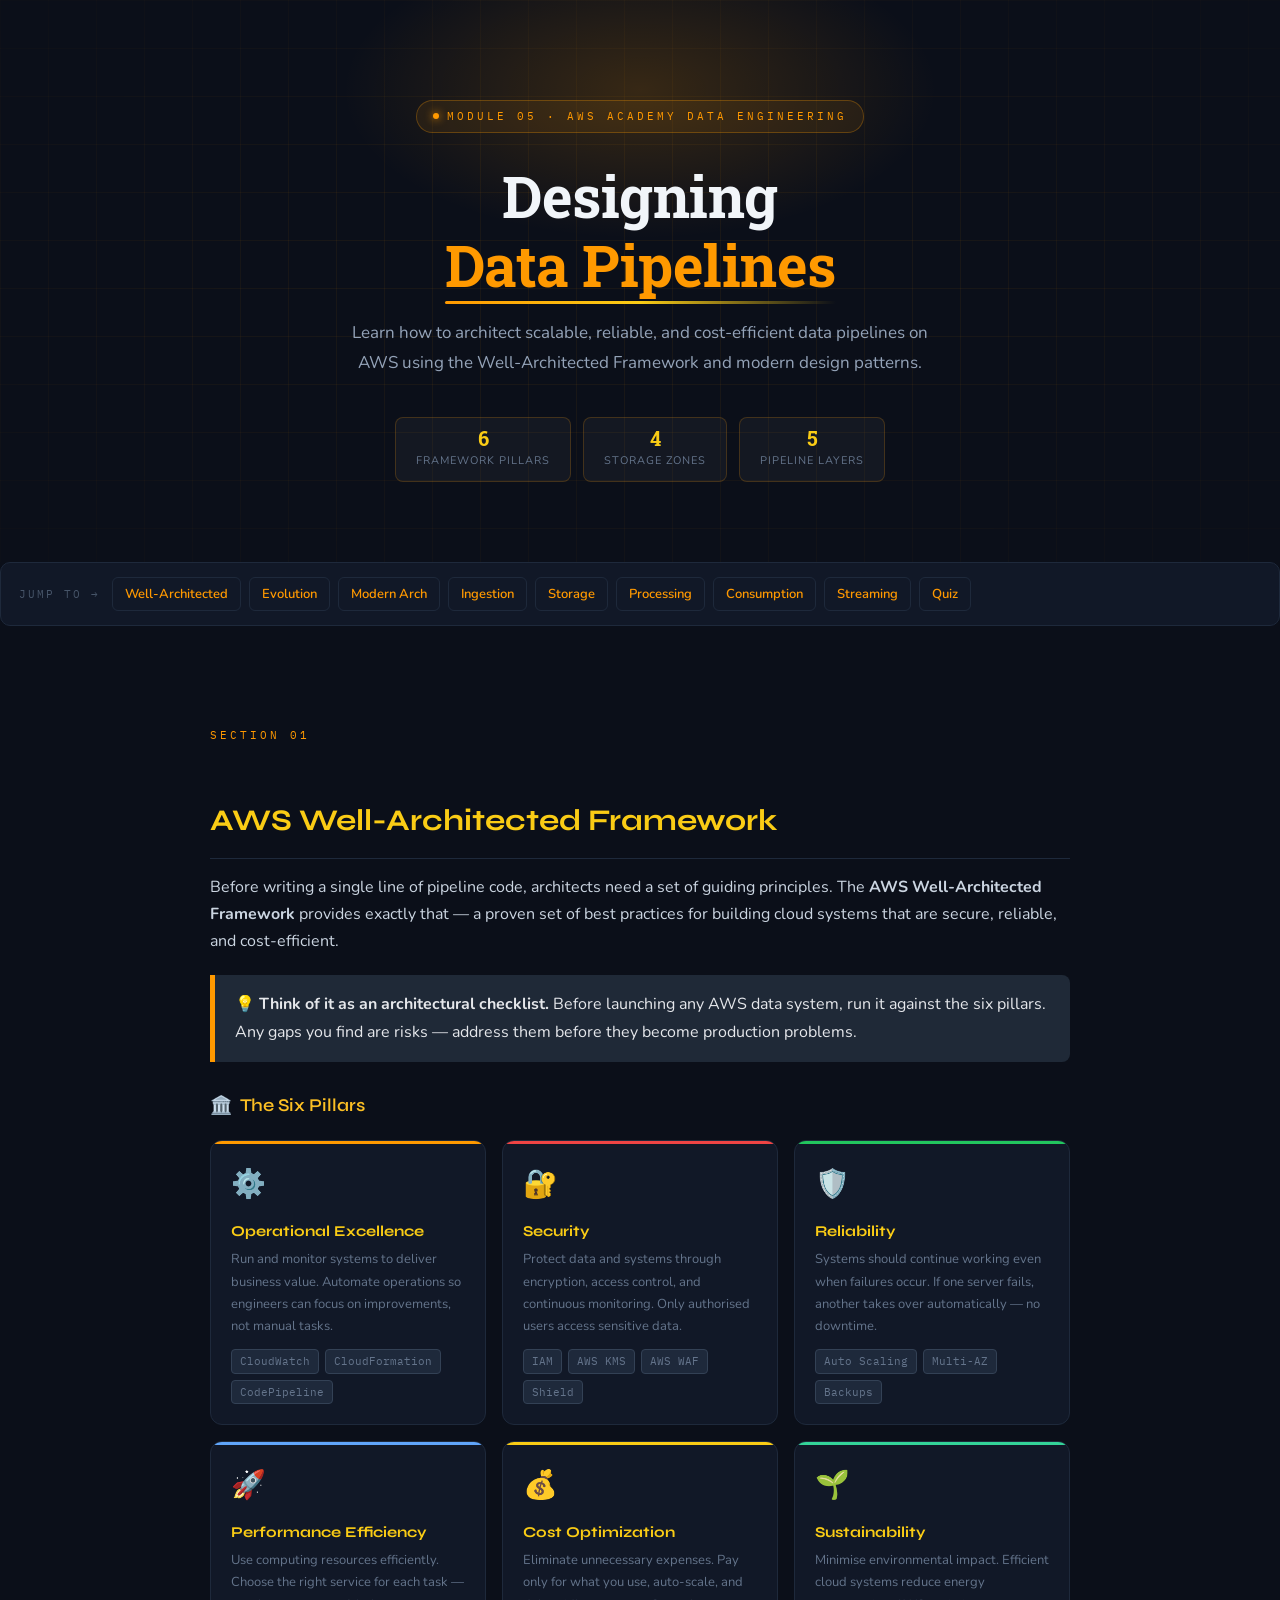
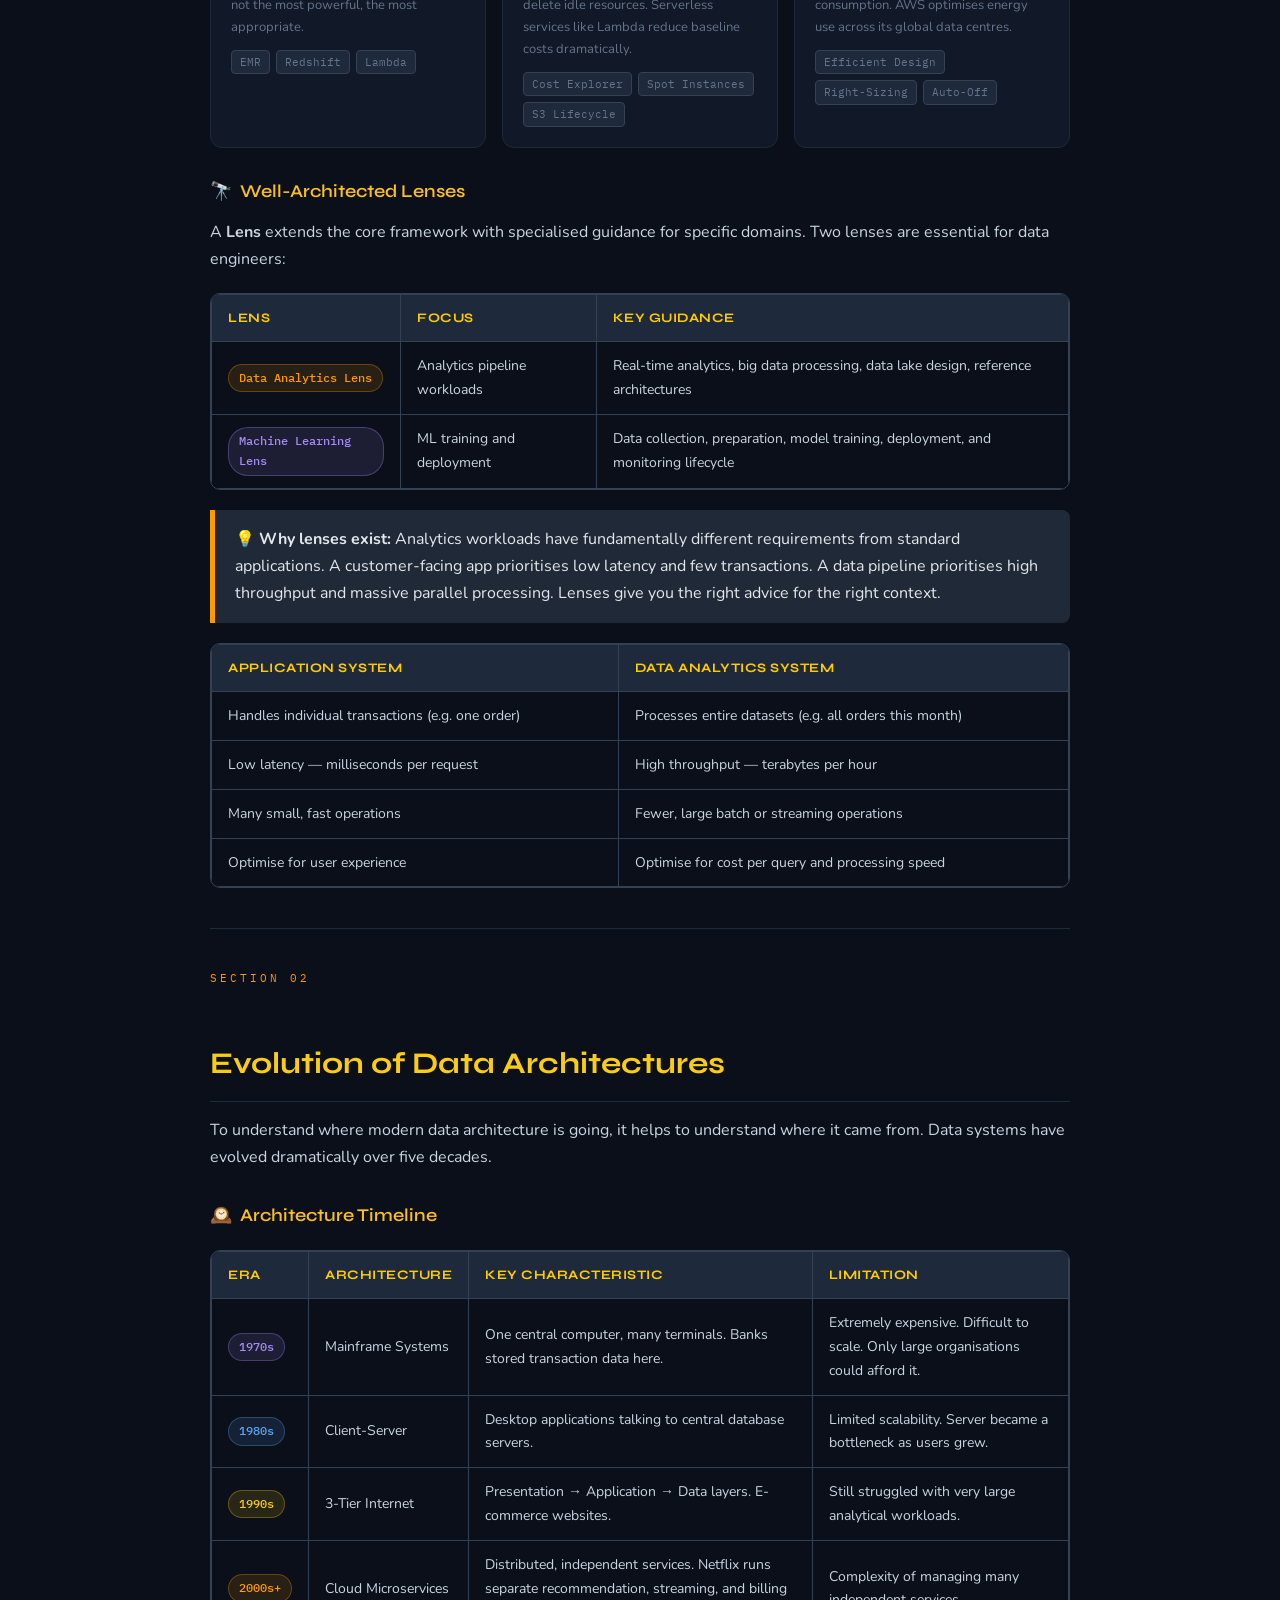
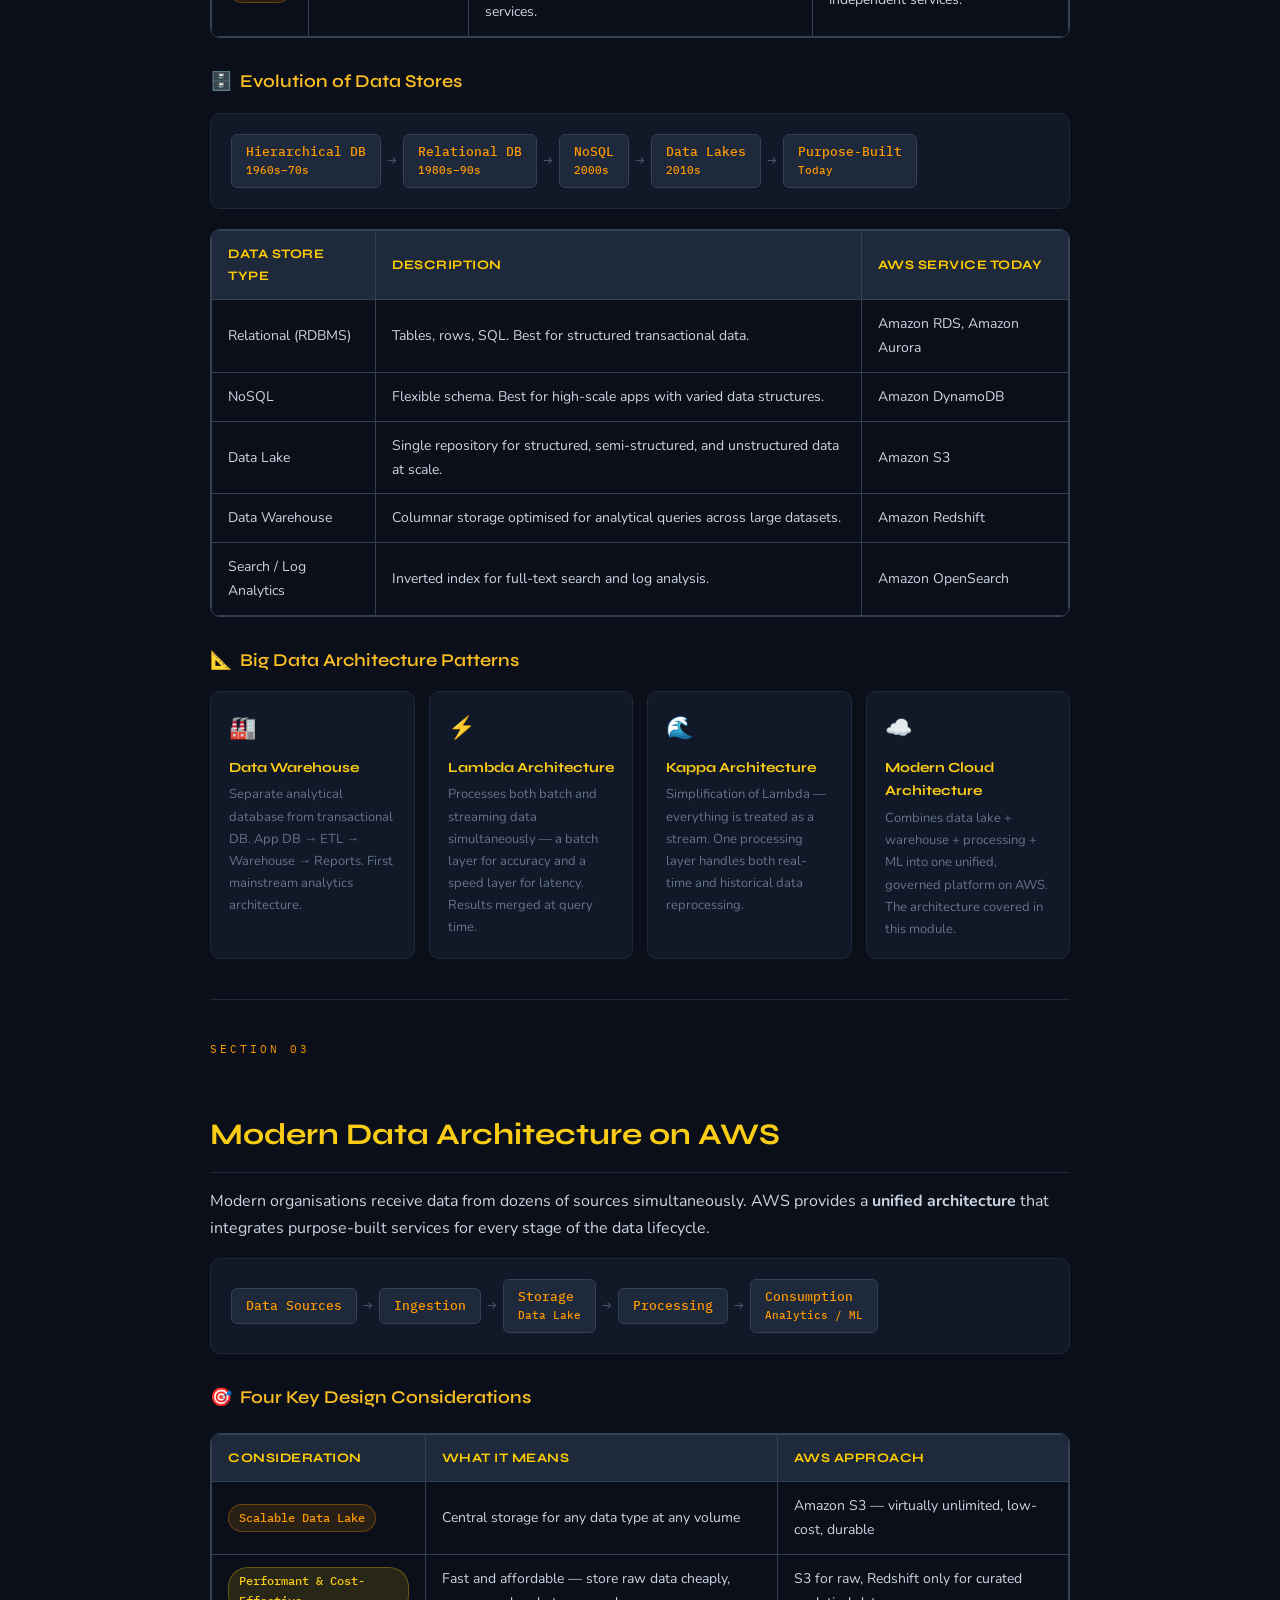
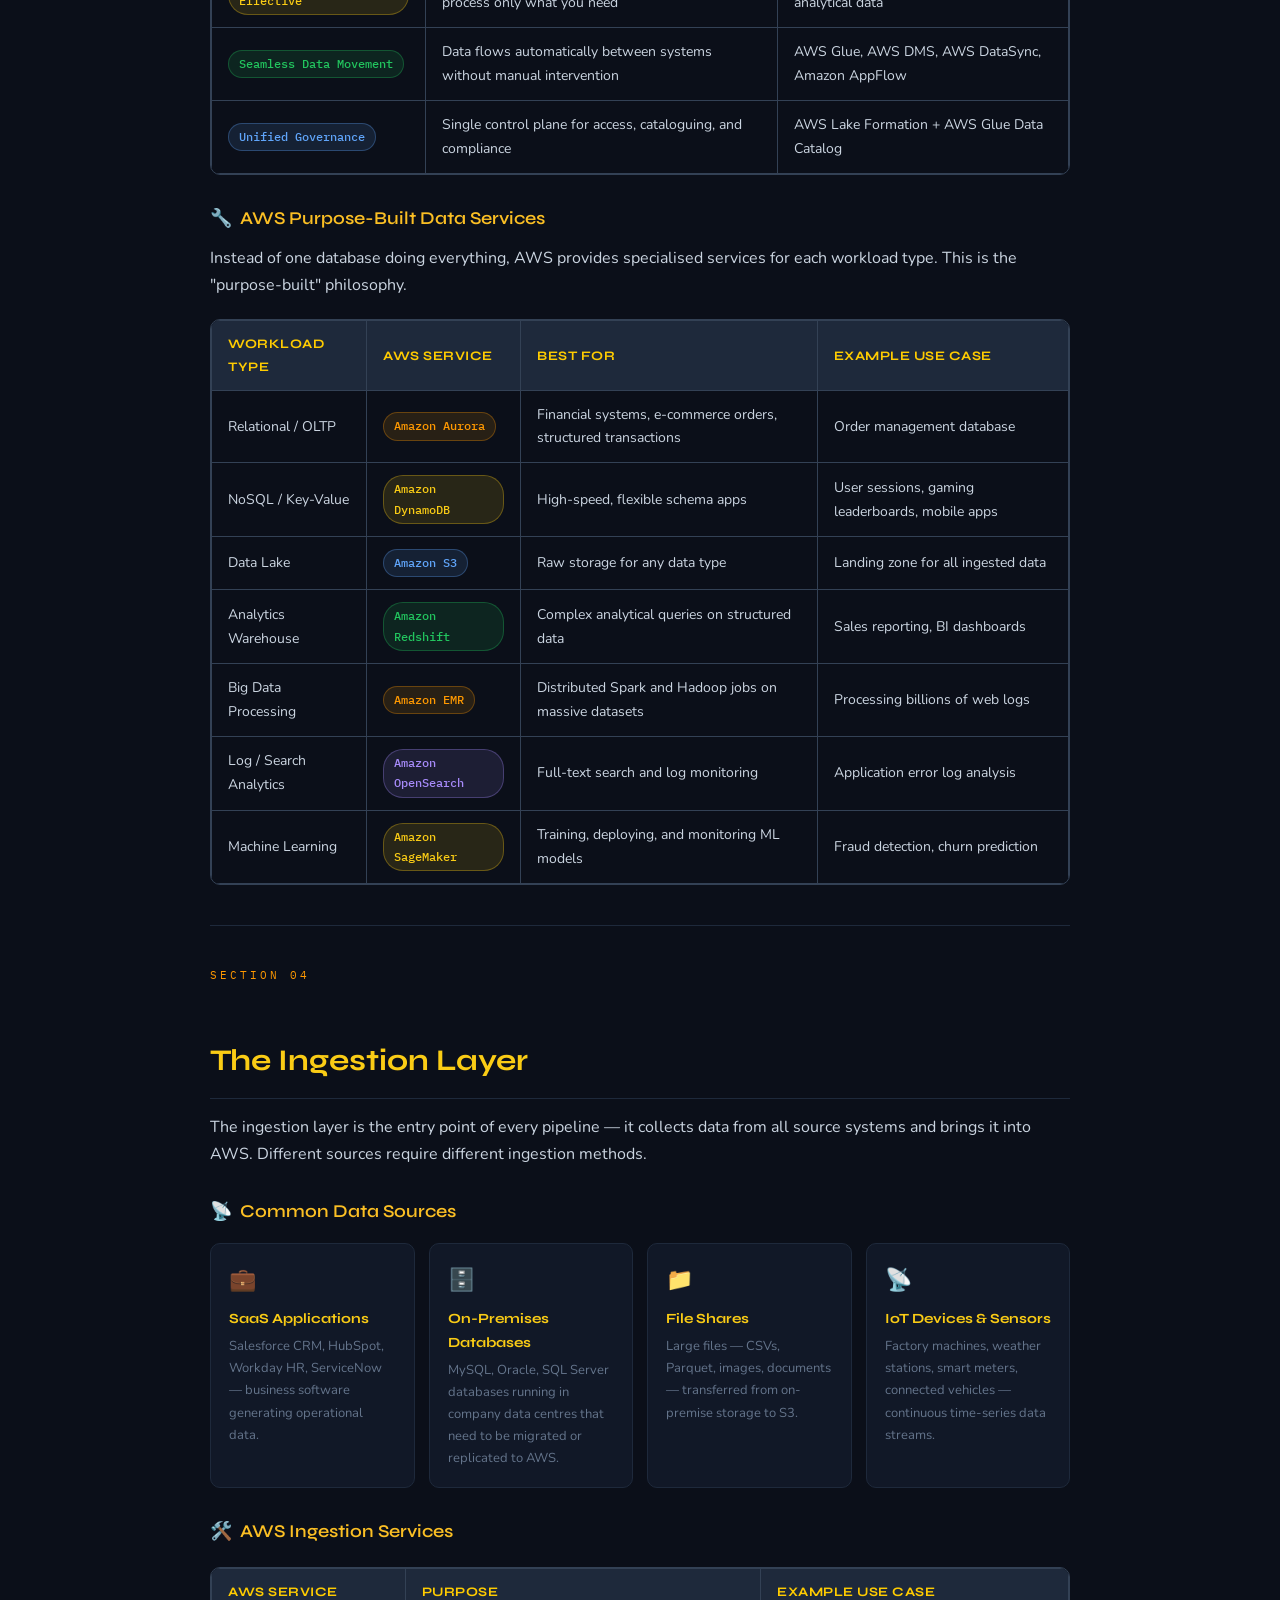
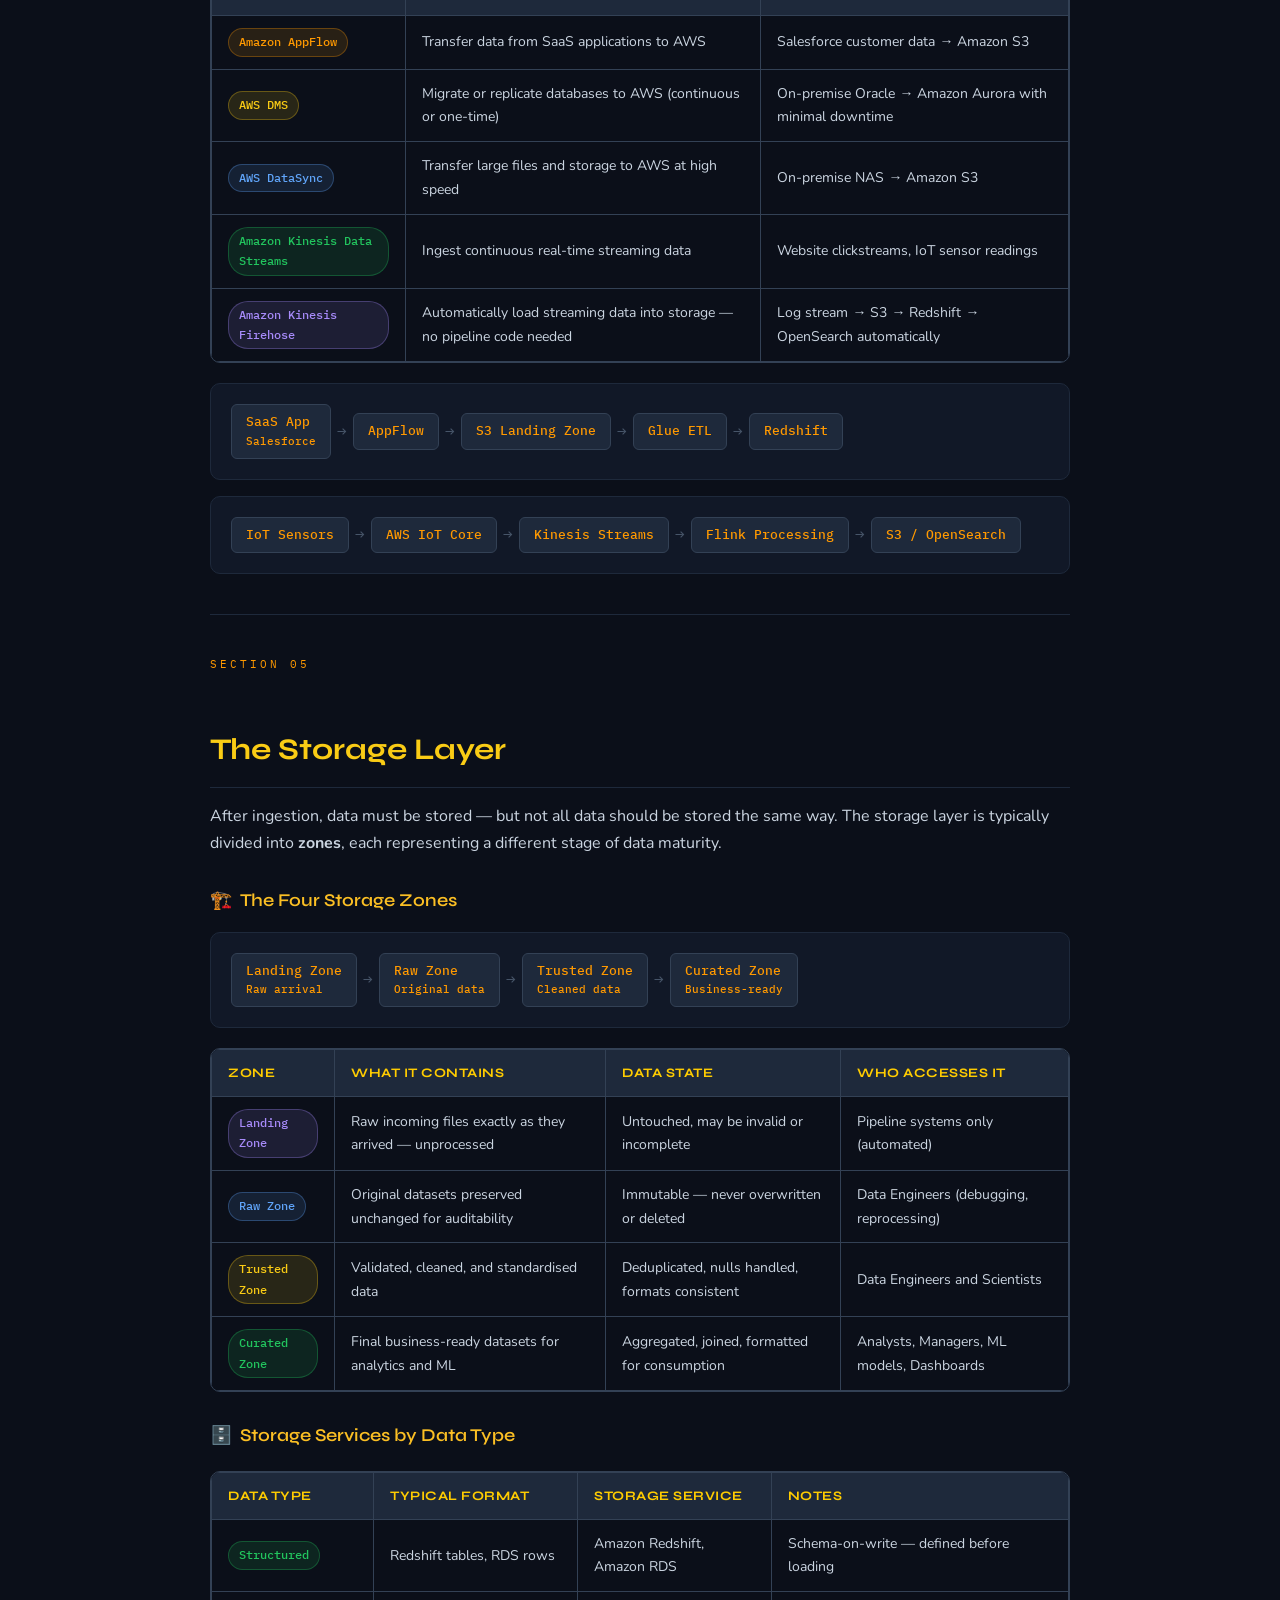
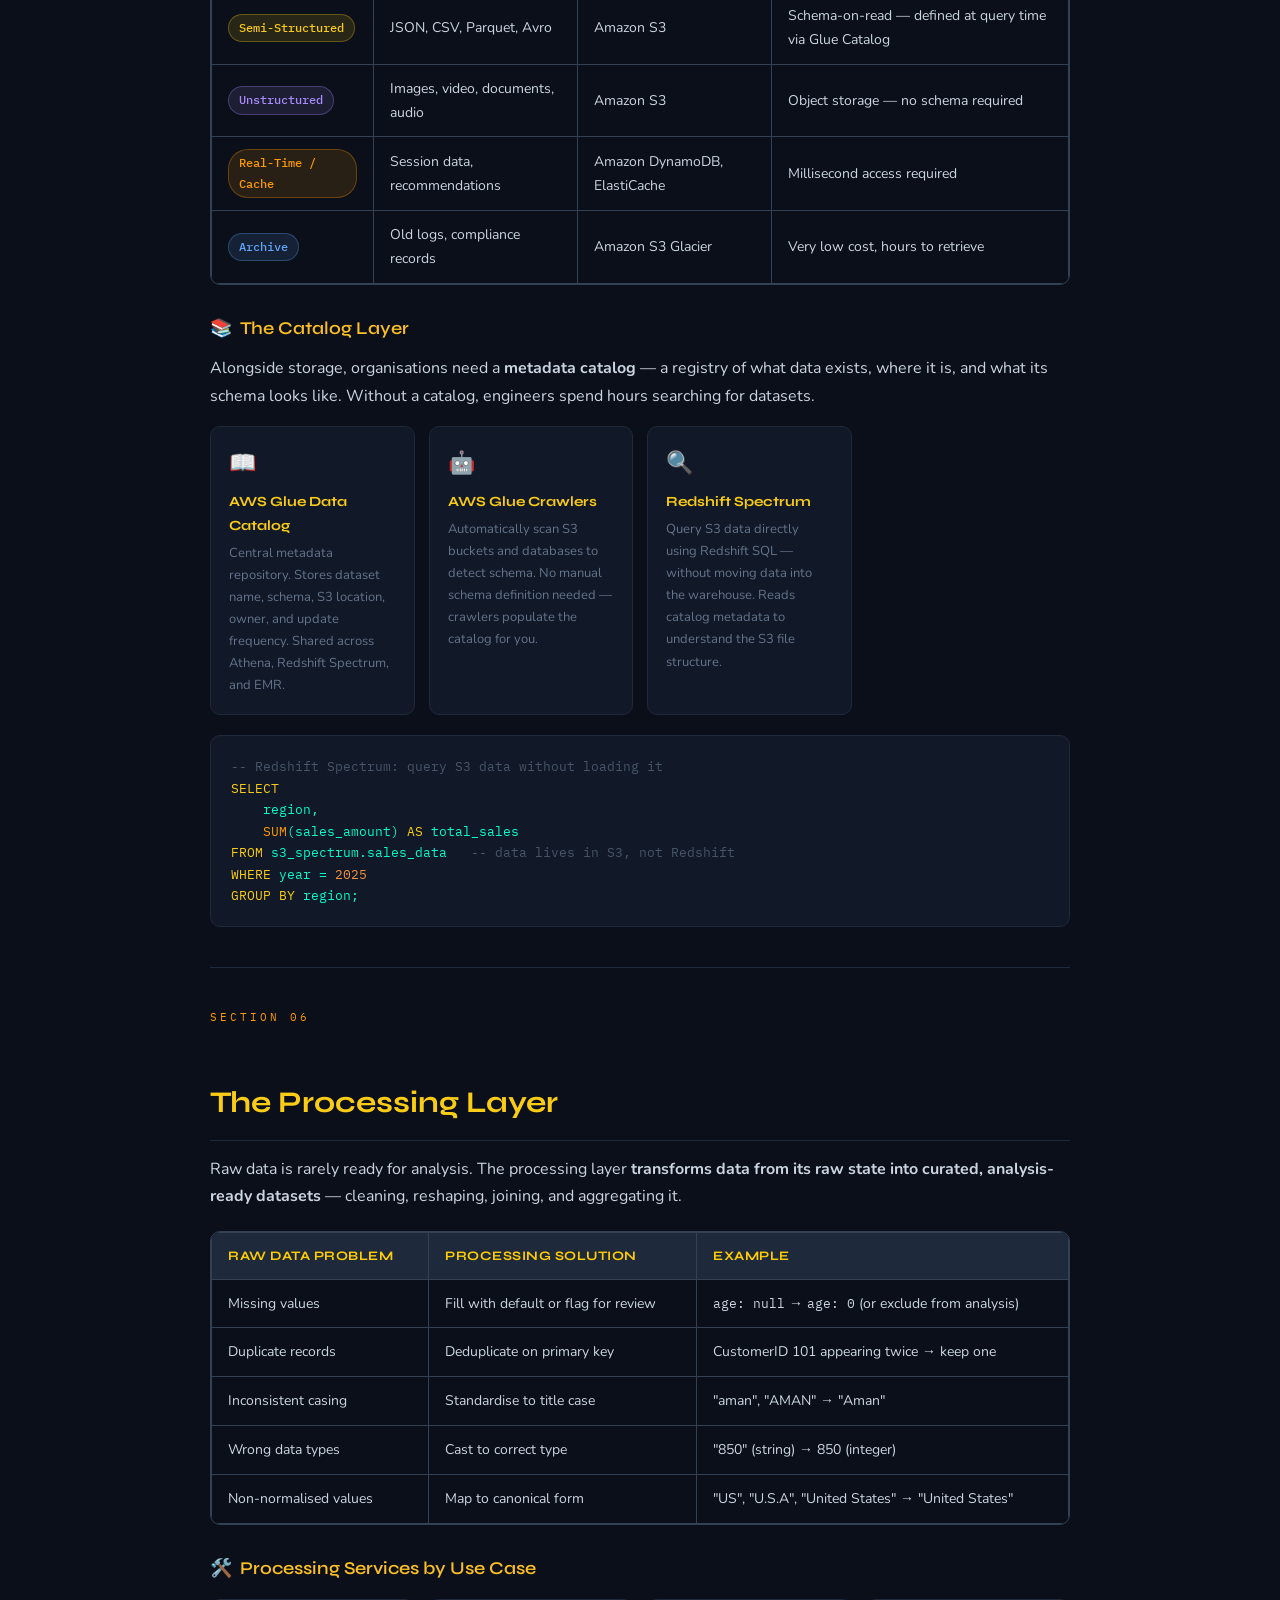
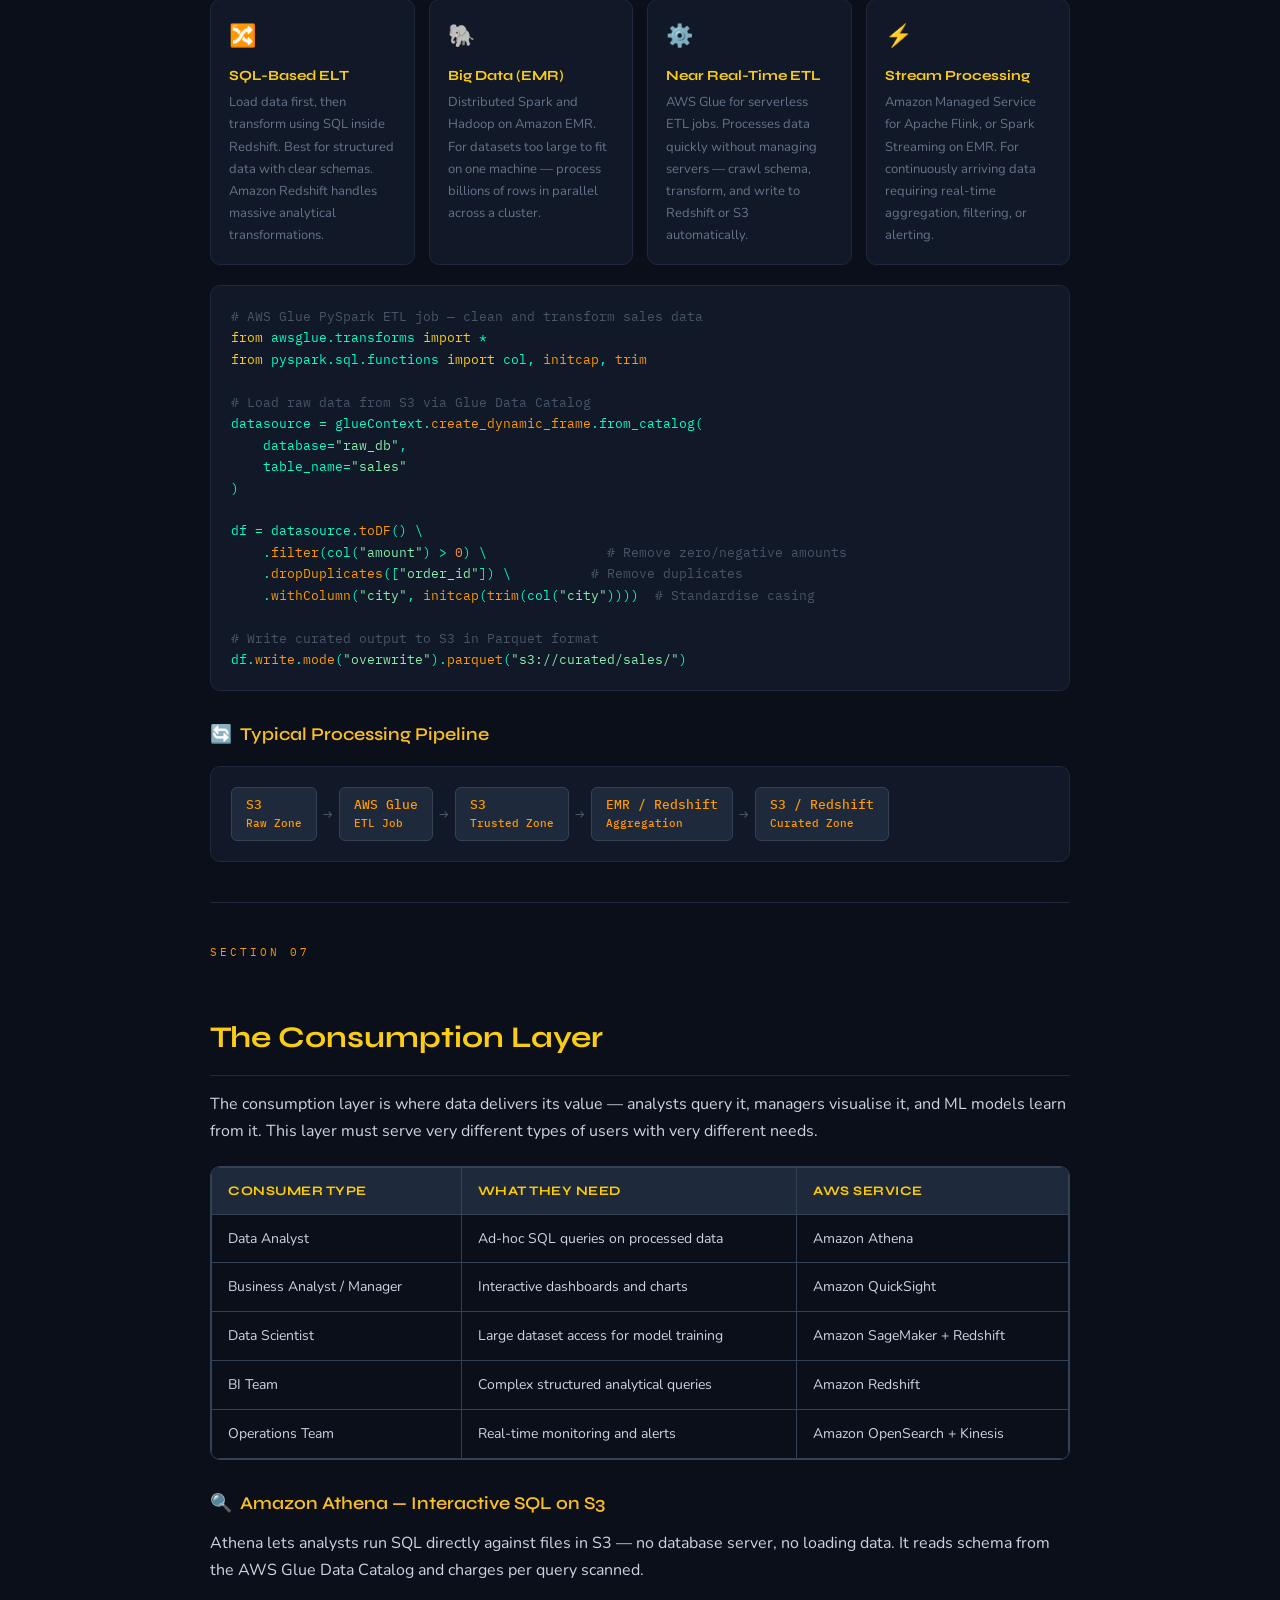
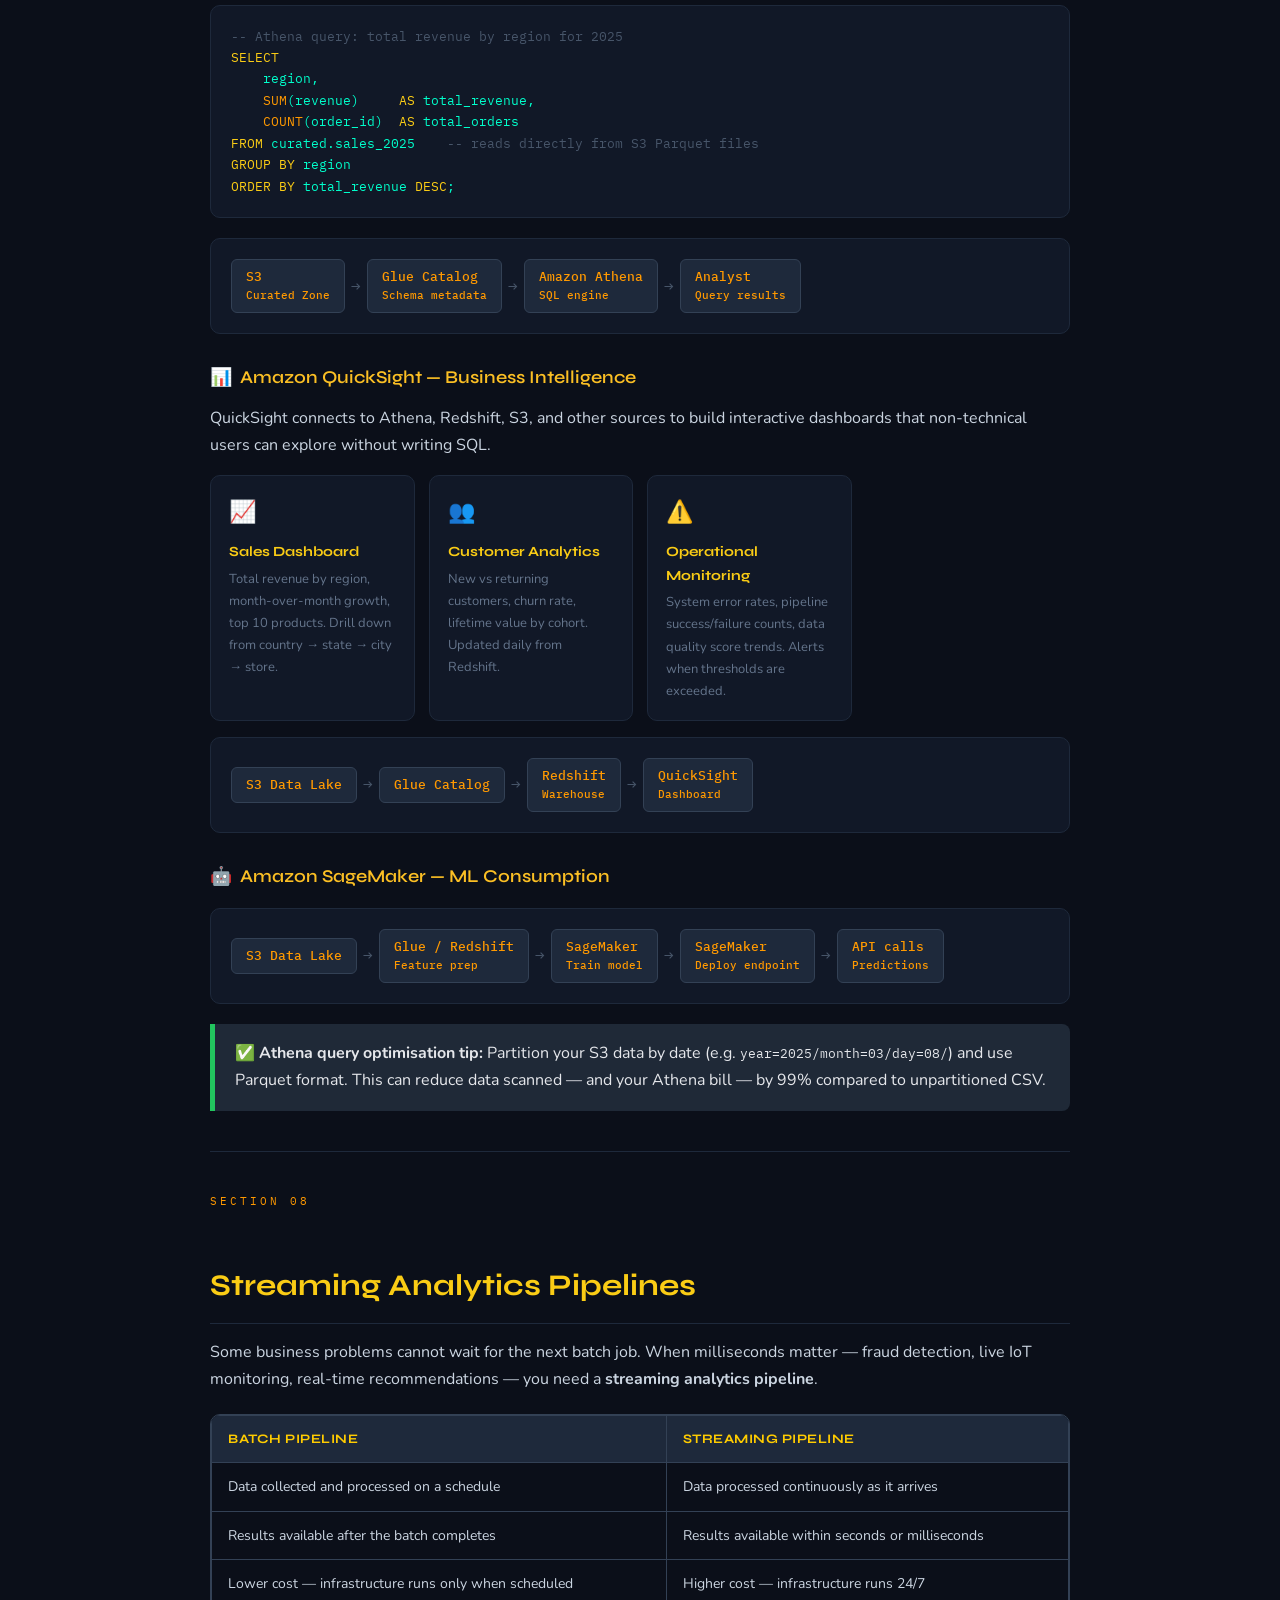
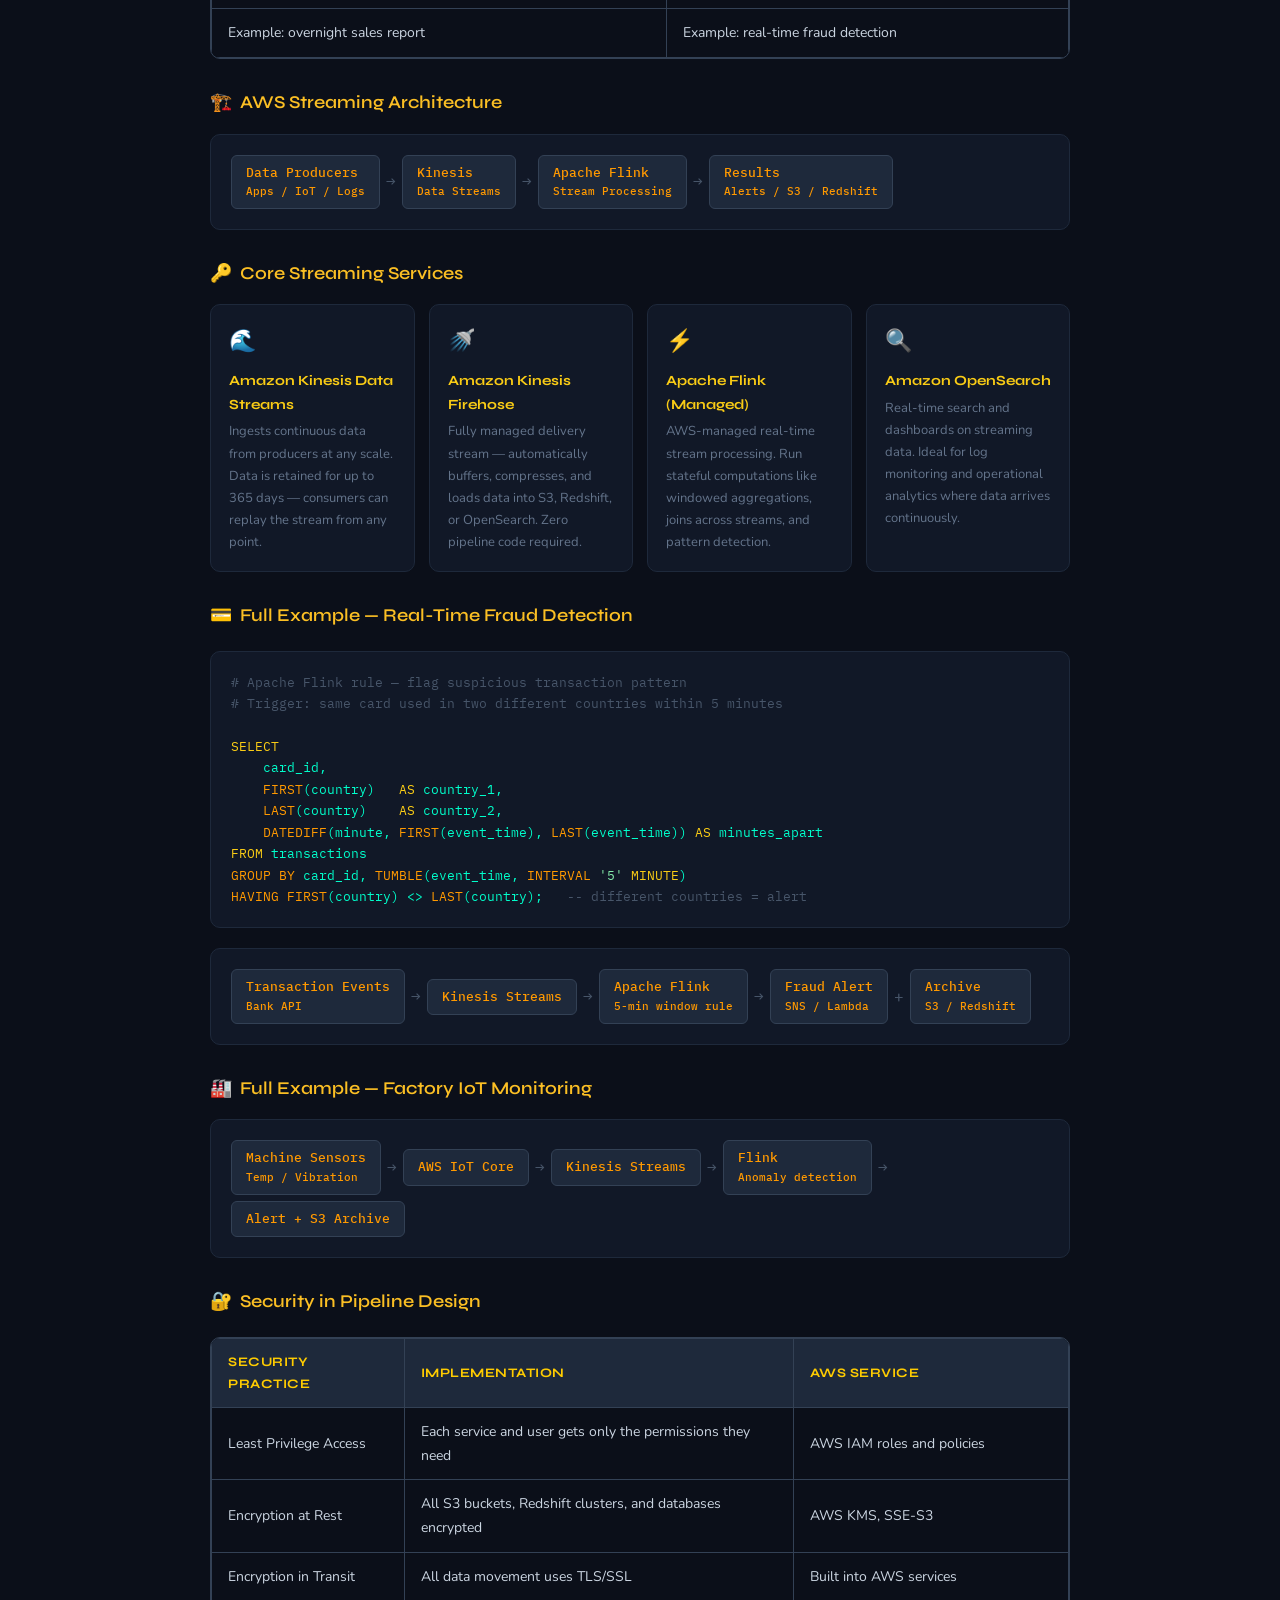
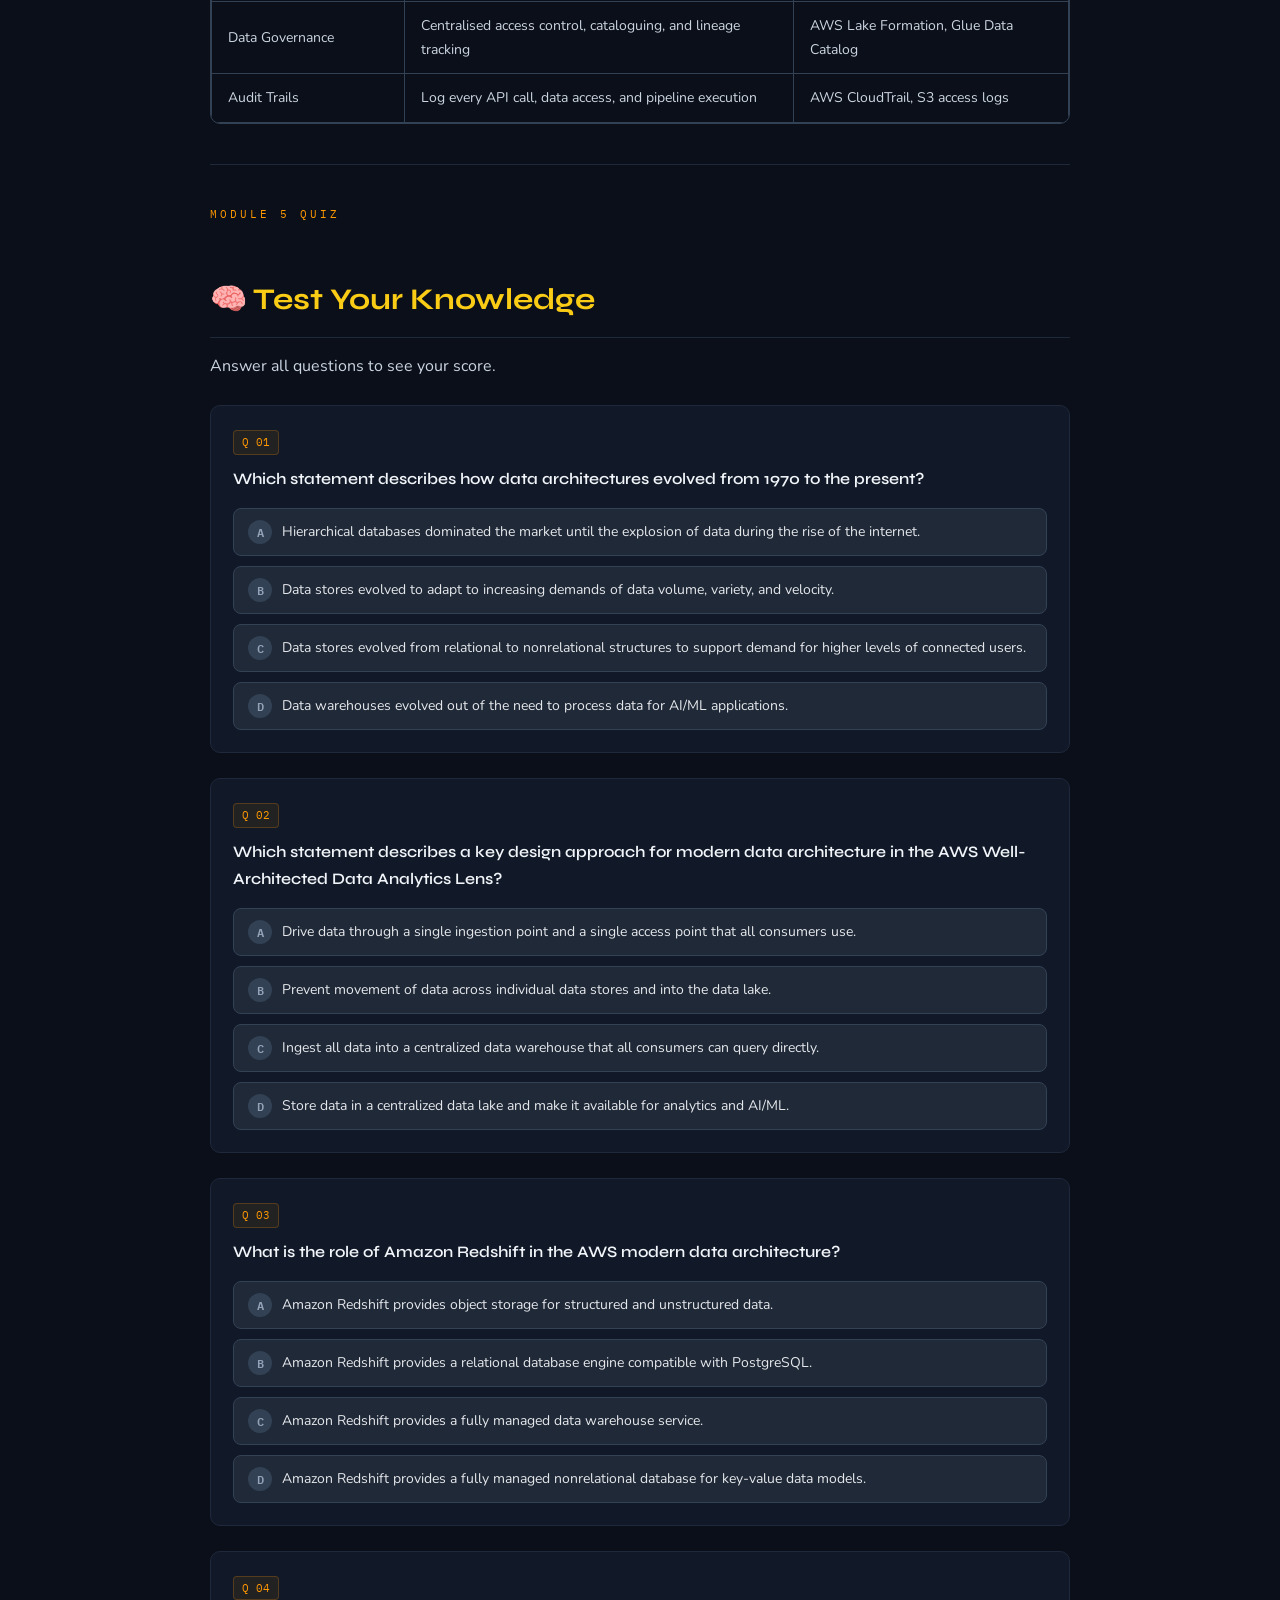
<file: topics/pipeline-design.html>
<!DOCTYPE html>
<html lang="en">

<head>
  <meta charset="UTF-8">
  <meta name="viewport" content="width=device-width, initial-scale=1.0">
  <title>Module 5 – Designing Data Pipelines</title>
  <link rel="stylesheet" href="../assets/css/template.css">
  <link rel="preconnect" href="https://fonts.googleapis.com">
  <link rel="preconnect" href="https://fonts.gstatic.com" crossorigin>
  <link
    href="https://fonts.googleapis.com/css2?family=Roboto+Slab:wght@100..900&family=IBM+Plex+Mono:wght@400;500&family=Nunito:wght@400;500;600&display=swap"
    rel="stylesheet">
</head>

<body>

  <!-- ── HERO ── -->
  <div class="hero">
    <div class="hero-eyebrow">Module 05 · AWS Academy Data Engineering</div>
    <h1>Designing<br><span>Data Pipelines</span></h1>
    <p>Learn how to architect scalable, reliable, and cost-efficient data pipelines on AWS using the Well-Architected
      Framework and modern design patterns.</p>
    <div class="hero-stats">
      <div class="hero-stat"><strong>6</strong><span>Framework Pillars</span></div>
      <div class="hero-stat"><strong>4</strong><span>Storage Zones</span></div>
      <div class="hero-stat"><strong>5</strong><span>Pipeline Layers</span></div>
    </div>
  </div>

  <!-- ── STICKY NAV ── -->
  <nav class="anchor-nav">
    <span>Jump to →</span>
    <a href="#framework">Well-Architected</a>
    <a href="#evolution">Evolution</a>
    <a href="#modern-arch">Modern Arch</a>
    <a href="#ingestion">Ingestion</a>
    <a href="#storage">Storage</a>
    <a href="#processing">Processing</a>
    <a href="#consumption">Consumption</a>
    <a href="#streaming">Streaming</a>
    <a href="#quiz">Quiz</a>
  </nav>

  <div class="container">

    <!-- ────────────────────────────────────────
       SECTION 1 — WELL-ARCHITECTED FRAMEWORK
  ──────────────────────────────────────── -->
    <section id="framework">
      <div class="section-label">Section 01</div>
      <h2>AWS Well-Architected Framework</h2>

      <p>Before writing a single line of pipeline code, architects need a set of guiding principles. The <strong>AWS
          Well-Architected Framework</strong> provides exactly that — a proven set of best practices for building cloud
        systems that are secure, reliable, and cost-efficient.</p>

      <div class="info-box">
        💡 <strong>Think of it as an architectural checklist.</strong> Before launching any AWS data system, run it
        against the six pillars. Any gaps you find are risks — address them before they become production problems.
      </div>

      <h3><span class="icon">🏛️</span>The Six Pillars</h3>

      <div class="role-grid">

        <div class="role-card" style="--card-color: #ff9900">
          <div class="role-icon">⚙️</div>
          <div class="role-title">Operational Excellence</div>
          <div class="role-desc">Run and monitor systems to deliver business value. Automate operations so engineers can
            focus on improvements, not manual tasks.</div>
          <div class="role-skills">
            <span class="skill-tag">CloudWatch</span>
            <span class="skill-tag">CloudFormation</span>
            <span class="skill-tag">CodePipeline</span>
          </div>
        </div>

        <div class="role-card" style="--card-color: #ef4444">
          <div class="role-icon">🔐</div>
          <div class="role-title">Security</div>
          <div class="role-desc">Protect data and systems through encryption, access control, and continuous monitoring.
            Only authorised users access sensitive data.</div>
          <div class="role-skills">
            <span class="skill-tag">IAM</span>
            <span class="skill-tag">AWS KMS</span>
            <span class="skill-tag">AWS WAF</span>
            <span class="skill-tag">Shield</span>
          </div>
        </div>

        <div class="role-card" style="--card-color: #22c55e">
          <div class="role-icon">🛡️</div>
          <div class="role-title">Reliability</div>
          <div class="role-desc">Systems should continue working even when failures occur. If one server fails, another
            takes over automatically — no downtime.</div>
          <div class="role-skills">
            <span class="skill-tag">Auto Scaling</span>
            <span class="skill-tag">Multi-AZ</span>
            <span class="skill-tag">Backups</span>
          </div>
        </div>

        <div class="role-card" style="--card-color: #60a5fa">
          <div class="role-icon">🚀</div>
          <div class="role-title">Performance Efficiency</div>
          <div class="role-desc">Use computing resources efficiently. Choose the right service for each task — not the
            most powerful, the most appropriate.</div>
          <div class="role-skills">
            <span class="skill-tag">EMR</span>
            <span class="skill-tag">Redshift</span>
            <span class="skill-tag">Lambda</span>
          </div>
        </div>

        <div class="role-card" style="--card-color: #facc15">
          <div class="role-icon">💰</div>
          <div class="role-title">Cost Optimization</div>
          <div class="role-desc">Eliminate unnecessary expenses. Pay only for what you use, auto-scale, and delete idle
            resources. Serverless services like Lambda reduce baseline costs dramatically.</div>
          <div class="role-skills">
            <span class="skill-tag">Cost Explorer</span>
            <span class="skill-tag">Spot Instances</span>
            <span class="skill-tag">S3 Lifecycle</span>
          </div>
        </div>

        <div class="role-card" style="--card-color: #34d399">
          <div class="role-icon">🌱</div>
          <div class="role-title">Sustainability</div>
          <div class="role-desc">Minimise environmental impact. Efficient cloud systems reduce energy consumption. AWS
            optimises energy use across its global data centres.</div>
          <div class="role-skills">
            <span class="skill-tag">Efficient Design</span>
            <span class="skill-tag">Right-Sizing</span>
            <span class="skill-tag">Auto-Off</span>
          </div>
        </div>

      </div>

      <h3><span class="icon">🔭</span>Well-Architected Lenses</h3>
      <p>A <strong>Lens</strong> extends the core framework with specialised guidance for specific domains. Two lenses
        are essential for data engineers:</p>

      <div class="table-wrap">
        <table>
          <tr>
            <th>Lens</th>
            <th>Focus</th>
            <th>Key Guidance</th>
          </tr>
          <tr>
            <td><span class="badge badge-orange">Data Analytics Lens</span></td>
            <td>Analytics pipeline workloads</td>
            <td>Real-time analytics, big data processing, data lake design, reference architectures</td>
          </tr>
          <tr>
            <td><span class="badge badge-purple">Machine Learning Lens</span></td>
            <td>ML training and deployment</td>
            <td>Data collection, preparation, model training, deployment, and monitoring lifecycle</td>
          </tr>
        </table>
      </div>

      <div class="info-box">
        💡 <strong>Why lenses exist:</strong> Analytics workloads have fundamentally different requirements from
        standard applications. A customer-facing app prioritises low latency and few transactions. A data pipeline
        prioritises high throughput and massive parallel processing. Lenses give you the right advice for the right
        context.
      </div>

      <div class="table-wrap">
        <table>
          <tr>
            <th>Application System</th>
            <th>Data Analytics System</th>
          </tr>
          <tr>
            <td>Handles individual transactions (e.g. one order)</td>
            <td>Processes entire datasets (e.g. all orders this month)</td>
          </tr>
          <tr>
            <td>Low latency — milliseconds per request</td>
            <td>High throughput — terabytes per hour</td>
          </tr>
          <tr>
            <td>Many small, fast operations</td>
            <td>Fewer, large batch or streaming operations</td>
          </tr>
          <tr>
            <td>Optimise for user experience</td>
            <td>Optimise for cost per query and processing speed</td>
          </tr>
        </table>
      </div>
    </section>

    <hr class="divider">

    <!-- ────────────────────────────────────────
       SECTION 2 — EVOLUTION OF DATA ARCHITECTURES
  ──────────────────────────────────────── -->
    <section id="evolution">
      <div class="section-label">Section 02</div>
      <h2>Evolution of Data Architectures</h2>

      <p>To understand where modern data architecture is going, it helps to understand where it came from. Data systems
        have evolved dramatically over five decades.</p>

      <h3><span class="icon">🕰️</span>Architecture Timeline</h3>

      <div class="table-wrap">
        <table>
          <tr>
            <th>Era</th>
            <th>Architecture</th>
            <th>Key Characteristic</th>
            <th>Limitation</th>
          </tr>
          <tr>
            <td><span class="badge badge-purple">1970s</span></td>
            <td>Mainframe Systems</td>
            <td>One central computer, many terminals. Banks stored transaction data here.</td>
            <td>Extremely expensive. Difficult to scale. Only large organisations could afford it.</td>
          </tr>
          <tr>
            <td><span class="badge badge-blue">1980s</span></td>
            <td>Client-Server</td>
            <td>Desktop applications talking to central database servers.</td>
            <td>Limited scalability. Server became a bottleneck as users grew.</td>
          </tr>
          <tr>
            <td><span class="badge badge-yellow">1990s</span></td>
            <td>3-Tier Internet</td>
            <td>Presentation → Application → Data layers. E-commerce websites.</td>
            <td>Still struggled with very large analytical workloads.</td>
          </tr>
          <tr>
            <td><span class="badge badge-orange">2000s+</span></td>
            <td>Cloud Microservices</td>
            <td>Distributed, independent services. Netflix runs separate recommendation, streaming, and billing
              services.</td>
            <td>Complexity of managing many independent services.</td>
          </tr>
        </table>
      </div>

      <h3><span class="icon">🗄️</span>Evolution of Data Stores</h3>

      <div class="pipeline">
        <div class="pipeline-step">Hierarchical DB<br><small>1960s–70s</small></div>
        <span class="pipeline-arrow">→</span>
        <div class="pipeline-step">Relational DB<br><small>1980s–90s</small></div>
        <span class="pipeline-arrow">→</span>
        <div class="pipeline-step">NoSQL<br><small>2000s</small></div>
        <span class="pipeline-arrow">→</span>
        <div class="pipeline-step">Data Lakes<br><small>2010s</small></div>
        <span class="pipeline-arrow">→</span>
        <div class="pipeline-step">Purpose-Built<br><small>Today</small></div>
      </div>

      <div class="table-wrap">
        <table>
          <tr>
            <th>Data Store Type</th>
            <th>Description</th>
            <th>AWS Service Today</th>
          </tr>
          <tr>
            <td>Relational (RDBMS)</td>
            <td>Tables, rows, SQL. Best for structured transactional data.</td>
            <td>Amazon RDS, Amazon Aurora</td>
          </tr>
          <tr>
            <td>NoSQL</td>
            <td>Flexible schema. Best for high-scale apps with varied data structures.</td>
            <td>Amazon DynamoDB</td>
          </tr>
          <tr>
            <td>Data Lake</td>
            <td>Single repository for structured, semi-structured, and unstructured data at scale.</td>
            <td>Amazon S3</td>
          </tr>
          <tr>
            <td>Data Warehouse</td>
            <td>Columnar storage optimised for analytical queries across large datasets.</td>
            <td>Amazon Redshift</td>
          </tr>
          <tr>
            <td>Search / Log Analytics</td>
            <td>Inverted index for full-text search and log analysis.</td>
            <td>Amazon OpenSearch</td>
          </tr>
        </table>
      </div>

      <h3><span class="icon">📐</span>Big Data Architecture Patterns</h3>

      <div class="card-grid">
        <div class="card">
          <div class="card-icon">🏭</div>
          <div class="card-title">Data Warehouse</div>
          <div class="card-desc">Separate analytical database from transactional DB. App DB → ETL → Warehouse → Reports.
            First mainstream analytics architecture.</div>
        </div>
        <div class="card">
          <div class="card-icon">⚡</div>
          <div class="card-title">Lambda Architecture</div>
          <div class="card-desc">Processes both batch and streaming data simultaneously — a batch layer for accuracy and
            a speed layer for latency. Results merged at query time.</div>
        </div>
        <div class="card">
          <div class="card-icon">🌊</div>
          <div class="card-title">Kappa Architecture</div>
          <div class="card-desc">Simplification of Lambda — everything is treated as a stream. One processing layer
            handles both real-time and historical data reprocessing.</div>
        </div>
        <div class="card">
          <div class="card-icon">☁️</div>
          <div class="card-title">Modern Cloud Architecture</div>
          <div class="card-desc">Combines data lake + warehouse + processing + ML into one unified, governed platform on
            AWS. The architecture covered in this module.</div>
        </div>
      </div>
    </section>

    <hr class="divider">

    <!-- ────────────────────────────────────────
       SECTION 3 — MODERN AWS DATA ARCHITECTURE
  ──────────────────────────────────────── -->
    <section id="modern-arch">
      <div class="section-label">Section 03</div>
      <h2>Modern Data Architecture on AWS</h2>

      <p>Modern organisations receive data from dozens of sources simultaneously. AWS provides a <strong>unified
          architecture</strong> that integrates purpose-built services for every stage of the data lifecycle.</p>

      <div class="pipeline">
        <div class="pipeline-step">Data Sources</div>
        <span class="pipeline-arrow">→</span>
        <div class="pipeline-step">Ingestion</div>
        <span class="pipeline-arrow">→</span>
        <div class="pipeline-step">Storage<br><small>Data Lake</small></div>
        <span class="pipeline-arrow">→</span>
        <div class="pipeline-step">Processing</div>
        <span class="pipeline-arrow">→</span>
        <div class="pipeline-step">Consumption<br><small>Analytics / ML</small></div>
      </div>

      <h3><span class="icon">🎯</span>Four Key Design Considerations</h3>

      <div class="table-wrap">
        <table>
          <tr>
            <th>Consideration</th>
            <th>What It Means</th>
            <th>AWS Approach</th>
          </tr>
          <tr>
            <td><span class="badge badge-orange">Scalable Data Lake</span></td>
            <td>Central storage for any data type at any volume</td>
            <td>Amazon S3 — virtually unlimited, low-cost, durable</td>
          </tr>
          <tr>
            <td><span class="badge badge-yellow">Performant &amp; Cost-Effective</span></td>
            <td>Fast and affordable — store raw data cheaply, process only what you need</td>
            <td>S3 for raw, Redshift only for curated analytical data</td>
          </tr>
          <tr>
            <td><span class="badge badge-green">Seamless Data Movement</span></td>
            <td>Data flows automatically between systems without manual intervention</td>
            <td>AWS Glue, AWS DMS, AWS DataSync, Amazon AppFlow</td>
          </tr>
          <tr>
            <td><span class="badge badge-blue">Unified Governance</span></td>
            <td>Single control plane for access, cataloguing, and compliance</td>
            <td>AWS Lake Formation + AWS Glue Data Catalog</td>
          </tr>
        </table>
      </div>

      <h3><span class="icon">🔧</span>AWS Purpose-Built Data Services</h3>
      <p>Instead of one database doing everything, AWS provides specialised services for each workload type. This is the
        "purpose-built" philosophy.</p>

      <div class="table-wrap">
        <table>
          <tr>
            <th>Workload Type</th>
            <th>AWS Service</th>
            <th>Best For</th>
            <th>Example Use Case</th>
          </tr>
          <tr>
            <td>Relational / OLTP</td>
            <td><span class="badge badge-orange">Amazon Aurora</span></td>
            <td>Financial systems, e-commerce orders, structured transactions</td>
            <td>Order management database</td>
          </tr>
          <tr>
            <td>NoSQL / Key-Value</td>
            <td><span class="badge badge-yellow">Amazon DynamoDB</span></td>
            <td>High-speed, flexible schema apps</td>
            <td>User sessions, gaming leaderboards, mobile apps</td>
          </tr>
          <tr>
            <td>Data Lake</td>
            <td><span class="badge badge-blue">Amazon S3</span></td>
            <td>Raw storage for any data type</td>
            <td>Landing zone for all ingested data</td>
          </tr>
          <tr>
            <td>Analytics Warehouse</td>
            <td><span class="badge badge-green">Amazon Redshift</span></td>
            <td>Complex analytical queries on structured data</td>
            <td>Sales reporting, BI dashboards</td>
          </tr>
          <tr>
            <td>Big Data Processing</td>
            <td><span class="badge badge-orange">Amazon EMR</span></td>
            <td>Distributed Spark and Hadoop jobs on massive datasets</td>
            <td>Processing billions of web logs</td>
          </tr>
          <tr>
            <td>Log / Search Analytics</td>
            <td><span class="badge badge-purple">Amazon OpenSearch</span></td>
            <td>Full-text search and log monitoring</td>
            <td>Application error log analysis</td>
          </tr>
          <tr>
            <td>Machine Learning</td>
            <td><span class="badge badge-yellow">Amazon SageMaker</span></td>
            <td>Training, deploying, and monitoring ML models</td>
            <td>Fraud detection, churn prediction</td>
          </tr>
        </table>
      </div>
    </section>

    <hr class="divider">

    <!-- ────────────────────────────────────────
       SECTION 4 — INGESTION LAYER
  ──────────────────────────────────────── -->
    <section id="ingestion">
      <div class="section-label">Section 04</div>
      <h2>The Ingestion Layer</h2>

      <p>The ingestion layer is the entry point of every pipeline — it collects data from all source systems and brings
        it into AWS. Different sources require different ingestion methods.</p>

      <h3><span class="icon">📡</span>Common Data Sources</h3>

      <div class="card-grid">
        <div class="card">
          <div class="card-icon">💼</div>
          <div class="card-title">SaaS Applications</div>
          <div class="card-desc">Salesforce CRM, HubSpot, Workday HR, ServiceNow — business software generating
            operational data.</div>
        </div>
        <div class="card">
          <div class="card-icon">🗄️</div>
          <div class="card-title">On-Premises Databases</div>
          <div class="card-desc">MySQL, Oracle, SQL Server databases running in company data centres that need to be
            migrated or replicated to AWS.</div>
        </div>
        <div class="card">
          <div class="card-icon">📁</div>
          <div class="card-title">File Shares</div>
          <div class="card-desc">Large files — CSVs, Parquet, images, documents — transferred from on-premise storage to
            S3.</div>
        </div>
        <div class="card">
          <div class="card-icon">📡</div>
          <div class="card-title">IoT Devices &amp; Sensors</div>
          <div class="card-desc">Factory machines, weather stations, smart meters, connected vehicles — continuous
            time-series data streams.</div>
        </div>
      </div>

      <h3><span class="icon">🛠️</span>AWS Ingestion Services</h3>

      <div class="table-wrap">
        <table>
          <tr>
            <th>AWS Service</th>
            <th>Purpose</th>
            <th>Example Use Case</th>
          </tr>
          <tr>
            <td><span class="badge badge-orange">Amazon AppFlow</span></td>
            <td>Transfer data from SaaS applications to AWS</td>
            <td>Salesforce customer data → Amazon S3</td>
          </tr>
          <tr>
            <td><span class="badge badge-yellow">AWS DMS</span></td>
            <td>Migrate or replicate databases to AWS (continuous or one-time)</td>
            <td>On-premise Oracle → Amazon Aurora with minimal downtime</td>
          </tr>
          <tr>
            <td><span class="badge badge-blue">AWS DataSync</span></td>
            <td>Transfer large files and storage to AWS at high speed</td>
            <td>On-premise NAS → Amazon S3</td>
          </tr>
          <tr>
            <td><span class="badge badge-green">Amazon Kinesis Data Streams</span></td>
            <td>Ingest continuous real-time streaming data</td>
            <td>Website clickstreams, IoT sensor readings</td>
          </tr>
          <tr>
            <td><span class="badge badge-purple">Amazon Kinesis Firehose</span></td>
            <td>Automatically load streaming data into storage — no pipeline code needed</td>
            <td>Log stream → S3 → Redshift → OpenSearch automatically</td>
          </tr>
        </table>
      </div>

      <div class="pipeline">
        <div class="pipeline-step">SaaS App<br><small>Salesforce</small></div>
        <span class="pipeline-arrow">→</span>
        <div class="pipeline-step">AppFlow</div>
        <span class="pipeline-arrow">→</span>
        <div class="pipeline-step">S3 Landing Zone</div>
        <span class="pipeline-arrow">→</span>
        <div class="pipeline-step">Glue ETL</div>
        <span class="pipeline-arrow">→</span>
        <div class="pipeline-step">Redshift</div>
      </div>

      <div class="pipeline">
        <div class="pipeline-step">IoT Sensors</div>
        <span class="pipeline-arrow">→</span>
        <div class="pipeline-step">AWS IoT Core</div>
        <span class="pipeline-arrow">→</span>
        <div class="pipeline-step">Kinesis Streams</div>
        <span class="pipeline-arrow">→</span>
        <div class="pipeline-step">Flink Processing</div>
        <span class="pipeline-arrow">→</span>
        <div class="pipeline-step">S3 / OpenSearch</div>
      </div>
    </section>

    <hr class="divider">

    <!-- ────────────────────────────────────────
       SECTION 5 — STORAGE LAYER
  ──────────────────────────────────────── -->
    <section id="storage">
      <div class="section-label">Section 05</div>
      <h2>The Storage Layer</h2>

      <p>After ingestion, data must be stored — but not all data should be stored the same way. The storage layer is
        typically divided into <strong>zones</strong>, each representing a different stage of data maturity.</p>

      <h3><span class="icon">🏗️</span>The Four Storage Zones</h3>

      <div class="pipeline">
        <div class="pipeline-step">Landing Zone<br><small>Raw arrival</small></div>
        <span class="pipeline-arrow">→</span>
        <div class="pipeline-step">Raw Zone<br><small>Original data</small></div>
        <span class="pipeline-arrow">→</span>
        <div class="pipeline-step">Trusted Zone<br><small>Cleaned data</small></div>
        <span class="pipeline-arrow">→</span>
        <div class="pipeline-step">Curated Zone<br><small>Business-ready</small></div>
      </div>

      <div class="table-wrap">
        <table>
          <tr>
            <th>Zone</th>
            <th>What It Contains</th>
            <th>Data State</th>
            <th>Who Accesses It</th>
          </tr>
          <tr>
            <td><span class="badge badge-purple">Landing Zone</span></td>
            <td>Raw incoming files exactly as they arrived — unprocessed</td>
            <td>Untouched, may be invalid or incomplete</td>
            <td>Pipeline systems only (automated)</td>
          </tr>
          <tr>
            <td><span class="badge badge-blue">Raw Zone</span></td>
            <td>Original datasets preserved unchanged for auditability</td>
            <td>Immutable — never overwritten or deleted</td>
            <td>Data Engineers (debugging, reprocessing)</td>
          </tr>
          <tr>
            <td><span class="badge badge-yellow">Trusted Zone</span></td>
            <td>Validated, cleaned, and standardised data</td>
            <td>Deduplicated, nulls handled, formats consistent</td>
            <td>Data Engineers and Scientists</td>
          </tr>
          <tr>
            <td><span class="badge badge-green">Curated Zone</span></td>
            <td>Final business-ready datasets for analytics and ML</td>
            <td>Aggregated, joined, formatted for consumption</td>
            <td>Analysts, Managers, ML models, Dashboards</td>
          </tr>
        </table>
      </div>

      <h3><span class="icon">🗄️</span>Storage Services by Data Type</h3>

      <div class="table-wrap">
        <table>
          <tr>
            <th>Data Type</th>
            <th>Typical Format</th>
            <th>Storage Service</th>
            <th>Notes</th>
          </tr>
          <tr>
            <td><span class="badge badge-green">Structured</span></td>
            <td>Redshift tables, RDS rows</td>
            <td>Amazon Redshift, Amazon RDS</td>
            <td>Schema-on-write — defined before loading</td>
          </tr>
          <tr>
            <td><span class="badge badge-yellow">Semi-Structured</span></td>
            <td>JSON, CSV, Parquet, Avro</td>
            <td>Amazon S3</td>
            <td>Schema-on-read — defined at query time via Glue Catalog</td>
          </tr>
          <tr>
            <td><span class="badge badge-purple">Unstructured</span></td>
            <td>Images, video, documents, audio</td>
            <td>Amazon S3</td>
            <td>Object storage — no schema required</td>
          </tr>
          <tr>
            <td><span class="badge badge-orange">Real-Time / Cache</span></td>
            <td>Session data, recommendations</td>
            <td>Amazon DynamoDB, ElastiCache</td>
            <td>Millisecond access required</td>
          </tr>
          <tr>
            <td><span class="badge badge-blue">Archive</span></td>
            <td>Old logs, compliance records</td>
            <td>Amazon S3 Glacier</td>
            <td>Very low cost, hours to retrieve</td>
          </tr>
        </table>
      </div>

      <h3><span class="icon">📚</span>The Catalog Layer</h3>
      <p>Alongside storage, organisations need a <strong>metadata catalog</strong> — a registry of what data exists,
        where it is, and what its schema looks like. Without a catalog, engineers spend hours searching for datasets.
      </p>

      <div class="card-grid">
        <div class="card">
          <div class="card-icon">📖</div>
          <div class="card-title">AWS Glue Data Catalog</div>
          <div class="card-desc">Central metadata repository. Stores dataset name, schema, S3 location, owner, and
            update frequency. Shared across Athena, Redshift Spectrum, and EMR.</div>
        </div>
        <div class="card">
          <div class="card-icon">🤖</div>
          <div class="card-title">AWS Glue Crawlers</div>
          <div class="card-desc">Automatically scan S3 buckets and databases to detect schema. No manual schema
            definition needed — crawlers populate the catalog for you.</div>
        </div>
        <div class="card">
          <div class="card-icon">🔍</div>
          <div class="card-title">Redshift Spectrum</div>
          <div class="card-desc">Query S3 data directly using Redshift SQL — without moving data into the warehouse.
            Reads catalog metadata to understand the S3 file structure.</div>
        </div>
      </div>

      <pre><span class="cm">-- Redshift Spectrum: query S3 data without loading it</span>
<span class="kw">SELECT</span>
    region,
    <span class="fn">SUM</span>(sales_amount) <span class="kw">AS</span> total_sales
<span class="kw">FROM</span> s3_spectrum.sales_data   <span class="cm">-- data lives in S3, not Redshift</span>
<span class="kw">WHERE</span> year = <span class="num">2025</span>
<span class="kw">GROUP BY</span> region;</pre>
    </section>

    <hr class="divider">

    <!-- ────────────────────────────────────────
       SECTION 6 — PROCESSING LAYER
  ──────────────────────────────────────── -->
    <section id="processing">
      <div class="section-label">Section 06</div>
      <h2>The Processing Layer</h2>

      <p>Raw data is rarely ready for analysis. The processing layer <strong>transforms data from its raw state into
          curated, analysis-ready datasets</strong> — cleaning, reshaping, joining, and aggregating it.</p>

      <div class="table-wrap">
        <table>
          <tr>
            <th>Raw Data Problem</th>
            <th>Processing Solution</th>
            <th>Example</th>
          </tr>
          <tr>
            <td>Missing values</td>
            <td>Fill with default or flag for review</td>
            <td><code>age: null</code> → <code>age: 0</code> (or exclude from analysis)</td>
          </tr>
          <tr>
            <td>Duplicate records</td>
            <td>Deduplicate on primary key</td>
            <td>CustomerID 101 appearing twice → keep one</td>
          </tr>
          <tr>
            <td>Inconsistent casing</td>
            <td>Standardise to title case</td>
            <td>"aman", "AMAN" → "Aman"</td>
          </tr>
          <tr>
            <td>Wrong data types</td>
            <td>Cast to correct type</td>
            <td>"850" (string) → 850 (integer)</td>
          </tr>
          <tr>
            <td>Non-normalised values</td>
            <td>Map to canonical form</td>
            <td>"US", "U.S.A", "United States" → "United States"</td>
          </tr>
        </table>
      </div>

      <h3><span class="icon">🛠️</span>Processing Services by Use Case</h3>

      <div class="card-grid">
        <div class="card">
          <div class="card-icon">🔀</div>
          <div class="card-title">SQL-Based ELT</div>
          <div class="card-desc">Load data first, then transform using SQL inside Redshift. Best for structured data
            with clear schemas. Amazon Redshift handles massive analytical transformations.</div>
        </div>
        <div class="card">
          <div class="card-icon">🐘</div>
          <div class="card-title">Big Data (EMR)</div>
          <div class="card-desc">Distributed Spark and Hadoop on Amazon EMR. For datasets too large to fit on one
            machine — process billions of rows in parallel across a cluster.</div>
        </div>
        <div class="card">
          <div class="card-icon">⚙️</div>
          <div class="card-title">Near Real-Time ETL</div>
          <div class="card-desc">AWS Glue for serverless ETL jobs. Processes data quickly without managing servers —
            crawl schema, transform, and write to Redshift or S3 automatically.</div>
        </div>
        <div class="card">
          <div class="card-icon">⚡</div>
          <div class="card-title">Stream Processing</div>
          <div class="card-desc">Amazon Managed Service for Apache Flink, or Spark Streaming on EMR. For continuously
            arriving data requiring real-time aggregation, filtering, or alerting.</div>
        </div>
      </div>

      <pre><span class="cm"># AWS Glue PySpark ETL job — clean and transform sales data</span>
<span class="kw">from</span> awsglue.transforms <span class="kw">import</span> *
<span class="kw">from</span> pyspark.sql.functions <span class="kw">import</span> col, <span class="fn">initcap</span>, <span class="fn">trim</span>

<span class="cm"># Load raw data from S3 via Glue Data Catalog</span>
datasource = glueContext.<span class="fn">create_dynamic_frame</span>.from_catalog(
    database=<span class="str">"raw_db"</span>,
    table_name=<span class="str">"sales"</span>
)

df = datasource.<span class="fn">toDF</span>() \
    .<span class="fn">filter</span>(col(<span class="str">"amount"</span>) > <span class="num">0</span>) \               <span class="cm"># Remove zero/negative amounts</span>
    .<span class="fn">dropDuplicates</span>([<span class="str">"order_id"</span>]) \          <span class="cm"># Remove duplicates</span>
    .<span class="fn">withColumn</span>(<span class="str">"city"</span>, <span class="fn">initcap</span>(<span class="fn">trim</span>(col(<span class="str">"city"</span>))))  <span class="cm"># Standardise casing</span>

<span class="cm"># Write curated output to S3 in Parquet format</span>
df.<span class="fn">write</span>.<span class="fn">mode</span>(<span class="str">"overwrite"</span>).<span class="fn">parquet</span>(<span class="str">"s3://curated/sales/"</span>)</pre>

      <h3><span class="icon">🔄</span>Typical Processing Pipeline</h3>

      <div class="pipeline">
        <div class="pipeline-step">S3<br><small>Raw Zone</small></div>
        <span class="pipeline-arrow">→</span>
        <div class="pipeline-step">AWS Glue<br><small>ETL Job</small></div>
        <span class="pipeline-arrow">→</span>
        <div class="pipeline-step">S3<br><small>Trusted Zone</small></div>
        <span class="pipeline-arrow">→</span>
        <div class="pipeline-step">EMR / Redshift<br><small>Aggregation</small></div>
        <span class="pipeline-arrow">→</span>
        <div class="pipeline-step">S3 / Redshift<br><small>Curated Zone</small></div>
      </div>
    </section>

    <hr class="divider">

    <!-- ────────────────────────────────────────
       SECTION 7 — CONSUMPTION LAYER
  ──────────────────────────────────────── -->
    <section id="consumption">
      <div class="section-label">Section 07</div>
      <h2>The Consumption Layer</h2>

      <p>The consumption layer is where data delivers its value — analysts query it, managers visualise it, and ML
        models learn from it. This layer must serve very different types of users with very different needs.</p>

      <div class="table-wrap">
        <table>
          <tr>
            <th>Consumer Type</th>
            <th>What They Need</th>
            <th>AWS Service</th>
          </tr>
          <tr>
            <td>Data Analyst</td>
            <td>Ad-hoc SQL queries on processed data</td>
            <td>Amazon Athena</td>
          </tr>
          <tr>
            <td>Business Analyst / Manager</td>
            <td>Interactive dashboards and charts</td>
            <td>Amazon QuickSight</td>
          </tr>
          <tr>
            <td>Data Scientist</td>
            <td>Large dataset access for model training</td>
            <td>Amazon SageMaker + Redshift</td>
          </tr>
          <tr>
            <td>BI Team</td>
            <td>Complex structured analytical queries</td>
            <td>Amazon Redshift</td>
          </tr>
          <tr>
            <td>Operations Team</td>
            <td>Real-time monitoring and alerts</td>
            <td>Amazon OpenSearch + Kinesis</td>
          </tr>
        </table>
      </div>

      <h3><span class="icon">🔍</span>Amazon Athena — Interactive SQL on S3</h3>
      <p>Athena lets analysts run SQL directly against files in S3 — no database server, no loading data. It reads
        schema from the AWS Glue Data Catalog and charges per query scanned.</p>

      <pre><span class="cm">-- Athena query: total revenue by region for 2025</span>
<span class="kw">SELECT</span>
    region,
    <span class="fn">SUM</span>(revenue)     <span class="kw">AS</span> total_revenue,
    <span class="fn">COUNT</span>(order_id)  <span class="kw">AS</span> total_orders
<span class="kw">FROM</span> curated.sales_2025    <span class="cm">-- reads directly from S3 Parquet files</span>
<span class="kw">GROUP BY</span> region
<span class="kw">ORDER BY</span> total_revenue <span class="kw">DESC</span>;</pre>

      <div class="pipeline">
        <div class="pipeline-step">S3<br><small>Curated Zone</small></div>
        <span class="pipeline-arrow">→</span>
        <div class="pipeline-step">Glue Catalog<br><small>Schema metadata</small></div>
        <span class="pipeline-arrow">→</span>
        <div class="pipeline-step">Amazon Athena<br><small>SQL engine</small></div>
        <span class="pipeline-arrow">→</span>
        <div class="pipeline-step">Analyst<br><small>Query results</small></div>
      </div>

      <h3><span class="icon">📊</span>Amazon QuickSight — Business Intelligence</h3>
      <p>QuickSight connects to Athena, Redshift, S3, and other sources to build interactive dashboards that
        non-technical users can explore without writing SQL.</p>

      <div class="card-grid">
        <div class="card">
          <div class="card-icon">📈</div>
          <div class="card-title">Sales Dashboard</div>
          <div class="card-desc">Total revenue by region, month-over-month growth, top 10 products. Drill down from
            country → state → city → store.</div>
        </div>
        <div class="card">
          <div class="card-icon">👥</div>
          <div class="card-title">Customer Analytics</div>
          <div class="card-desc">New vs returning customers, churn rate, lifetime value by cohort. Updated daily from
            Redshift.</div>
        </div>
        <div class="card">
          <div class="card-icon">⚠️</div>
          <div class="card-title">Operational Monitoring</div>
          <div class="card-desc">System error rates, pipeline success/failure counts, data quality score trends. Alerts
            when thresholds are exceeded.</div>
        </div>
      </div>

      <div class="pipeline">
        <div class="pipeline-step">S3 Data Lake</div>
        <span class="pipeline-arrow">→</span>
        <div class="pipeline-step">Glue Catalog</div>
        <span class="pipeline-arrow">→</span>
        <div class="pipeline-step">Redshift<br><small>Warehouse</small></div>
        <span class="pipeline-arrow">→</span>
        <div class="pipeline-step">QuickSight<br><small>Dashboard</small></div>
      </div>

      <h3><span class="icon">🤖</span>Amazon SageMaker — ML Consumption</h3>

      <div class="pipeline">
        <div class="pipeline-step">S3 Data Lake</div>
        <span class="pipeline-arrow">→</span>
        <div class="pipeline-step">Glue / Redshift<br><small>Feature prep</small></div>
        <span class="pipeline-arrow">→</span>
        <div class="pipeline-step">SageMaker<br><small>Train model</small></div>
        <span class="pipeline-arrow">→</span>
        <div class="pipeline-step">SageMaker<br><small>Deploy endpoint</small></div>
        <span class="pipeline-arrow">→</span>
        <div class="pipeline-step">API calls<br><small>Predictions</small></div>
      </div>

      <div class="success-box">
        ✅ <strong>Athena query optimisation tip:</strong> Partition your S3 data by date (e.g.
        <code>year=2025/month=03/day=08/</code>) and use Parquet format. This can reduce data scanned — and your Athena
        bill — by 99% compared to unpartitioned CSV.
      </div>
    </section>

    <hr class="divider">

    <!-- ────────────────────────────────────────
       SECTION 8 — STREAMING ANALYTICS PIPELINE
  ──────────────────────────────────────── -->
    <section id="streaming">
      <div class="section-label">Section 08</div>
      <h2>Streaming Analytics Pipelines</h2>

      <p>Some business problems cannot wait for the next batch job. When milliseconds matter — fraud detection, live IoT
        monitoring, real-time recommendations — you need a <strong>streaming analytics pipeline</strong>.</p>

      <div class="table-wrap">
        <table>
          <tr>
            <th>Batch Pipeline</th>
            <th>Streaming Pipeline</th>
          </tr>
          <tr>
            <td>Data collected and processed on a schedule</td>
            <td>Data processed continuously as it arrives</td>
          </tr>
          <tr>
            <td>Results available after the batch completes</td>
            <td>Results available within seconds or milliseconds</td>
          </tr>
          <tr>
            <td>Lower cost — infrastructure runs only when scheduled</td>
            <td>Higher cost — infrastructure runs 24/7</td>
          </tr>
          <tr>
            <td>Example: overnight sales report</td>
            <td>Example: real-time fraud detection</td>
          </tr>
        </table>
      </div>

      <h3><span class="icon">🏗️</span>AWS Streaming Architecture</h3>

      <div class="pipeline">
        <div class="pipeline-step">Data Producers<br><small>Apps / IoT / Logs</small></div>
        <span class="pipeline-arrow">→</span>
        <div class="pipeline-step">Kinesis<br><small>Data Streams</small></div>
        <span class="pipeline-arrow">→</span>
        <div class="pipeline-step">Apache Flink<br><small>Stream Processing</small></div>
        <span class="pipeline-arrow">→</span>
        <div class="pipeline-step">Results<br><small>Alerts / S3 / Redshift</small></div>
      </div>

      <h3><span class="icon">🔑</span>Core Streaming Services</h3>

      <div class="card-grid">
        <div class="card">
          <div class="card-icon">🌊</div>
          <div class="card-title">Amazon Kinesis Data Streams</div>
          <div class="card-desc">Ingests continuous data from producers at any scale. Data is retained for up to 365
            days — consumers can replay the stream from any point.</div>
        </div>
        <div class="card">
          <div class="card-icon">🚿</div>
          <div class="card-title">Amazon Kinesis Firehose</div>
          <div class="card-desc">Fully managed delivery stream — automatically buffers, compresses, and loads data into
            S3, Redshift, or OpenSearch. Zero pipeline code required.</div>
        </div>
        <div class="card">
          <div class="card-icon">⚡</div>
          <div class="card-title">Apache Flink (Managed)</div>
          <div class="card-desc">AWS-managed real-time stream processing. Run stateful computations like windowed
            aggregations, joins across streams, and pattern detection.</div>
        </div>
        <div class="card">
          <div class="card-icon">🔍</div>
          <div class="card-title">Amazon OpenSearch</div>
          <div class="card-desc">Real-time search and dashboards on streaming data. Ideal for log monitoring and
            operational analytics where data arrives continuously.</div>
        </div>
      </div>

      <h3><span class="icon">💳</span>Full Example — Real-Time Fraud Detection</h3>

      <pre><span class="cm"># Apache Flink rule — flag suspicious transaction pattern</span>
<span class="cm"># Trigger: same card used in two different countries within 5 minutes</span>

<span class="kw">SELECT</span>
    card_id,
    <span class="fn">FIRST</span>(country)   <span class="kw">AS</span> country_1,
    <span class="fn">LAST</span>(country)    <span class="kw">AS</span> country_2,
    <span class="fn">DATEDIFF</span>(minute, <span class="fn">FIRST</span>(event_time), <span class="fn">LAST</span>(event_time)) <span class="kw">AS</span> minutes_apart
<span class="kw">FROM</span> transactions
<span class="fn">GROUP BY</span> card_id, <span class="fn">TUMBLE</span>(event_time, <span class="fn">INTERVAL</span> <span class="str">'5'</span> <span class="kw">MINUTE</span>)
<span class="fn">HAVING</span> <span class="fn">FIRST</span>(country) <> <span class="fn">LAST</span>(country);   <span class="cm">-- different countries = alert</span></pre>

      <div class="pipeline">
        <div class="pipeline-step">Transaction Events<br><small>Bank API</small></div>
        <span class="pipeline-arrow">→</span>
        <div class="pipeline-step">Kinesis Streams</div>
        <span class="pipeline-arrow">→</span>
        <div class="pipeline-step">Apache Flink<br><small>5-min window rule</small></div>
        <span class="pipeline-arrow">→</span>
        <div class="pipeline-step">Fraud Alert<br><small>SNS / Lambda</small></div>
        <span class="pipeline-arrow">+</span>
        <div class="pipeline-step">Archive<br><small>S3 / Redshift</small></div>
      </div>

      <h3><span class="icon">🏭</span>Full Example — Factory IoT Monitoring</h3>

      <div class="pipeline">
        <div class="pipeline-step">Machine Sensors<br><small>Temp / Vibration</small></div>
        <span class="pipeline-arrow">→</span>
        <div class="pipeline-step">AWS IoT Core</div>
        <span class="pipeline-arrow">→</span>
        <div class="pipeline-step">Kinesis Streams</div>
        <span class="pipeline-arrow">→</span>
        <div class="pipeline-step">Flink<br><small>Anomaly detection</small></div>
        <span class="pipeline-arrow">→</span>
        <div class="pipeline-step">Alert + S3 Archive</div>
      </div>

      <h3><span class="icon">🔐</span>Security in Pipeline Design</h3>

      <div class="table-wrap">
        <table>
          <tr>
            <th>Security Practice</th>
            <th>Implementation</th>
            <th>AWS Service</th>
          </tr>
          <tr>
            <td>Least Privilege Access</td>
            <td>Each service and user gets only the permissions they need</td>
            <td>AWS IAM roles and policies</td>
          </tr>
          <tr>
            <td>Encryption at Rest</td>
            <td>All S3 buckets, Redshift clusters, and databases encrypted</td>
            <td>AWS KMS, SSE-S3</td>
          </tr>
          <tr>
            <td>Encryption in Transit</td>
            <td>All data movement uses TLS/SSL</td>
            <td>Built into AWS services</td>
          </tr>
          <tr>
            <td>Data Governance</td>
            <td>Centralised access control, cataloguing, and lineage tracking</td>
            <td>AWS Lake Formation, Glue Data Catalog</td>
          </tr>
          <tr>
            <td>Audit Trails</td>
            <td>Log every API call, data access, and pipeline execution</td>
            <td>AWS CloudTrail, S3 access logs</td>
          </tr>
        </table>
      </div>
    </section>

    <hr class="divider">

    <!-- ────────────────────────────────────────
       SECTION 9 — QUIZ
  ──────────────────────────────────────── -->
  <section id="quiz">
    <div class="section-label">Module 5 Quiz</div>
    <h2>🧠 Test Your Knowledge</h2>
    <p>Answer all questions to see your score.</p>

    <div class="quiz-question">
      <div class="quiz-number">Q 01</div>
      <div class="quiz-q-text">Which statement describes how data architectures evolved from 1970 to the present?</div>
      <div class="options">
        <button class="option-btn" onclick="answer(this,'A','B')"><span class="opt-label">A</span>Hierarchical databases dominated the market until the explosion of data during the rise of the internet.</button>
        <button class="option-btn" onclick="answer(this,'B','B')"><span class="opt-label">B</span>Data stores evolved to adapt to increasing demands of data volume, variety, and velocity.</button>
        <button class="option-btn" onclick="answer(this,'C','B')"><span class="opt-label">C</span>Data stores evolved from relational to nonrelational structures to support demand for higher levels of connected users.</button>
        <button class="option-btn" onclick="answer(this,'D','B')"><span class="opt-label">D</span>Data warehouses evolved out of the need to process data for AI/ML applications.</button>
      </div>
      <div class="explanation correct-exp">
        ✅ <strong>Data stores evolved to adapt to increasing demands of data volume, variety, and velocity.</strong>
        Modern data architectures evolved to handle the <strong>3Vs of big data — Volume, Variety, and Velocity</strong>. As data generated by businesses, users, and internet services increased rapidly, data storage and processing systems evolved to manage these growing demands efficiently.
      </div>
    </div>

    <div class="quiz-question">
      <div class="quiz-number">Q 02</div>
      <div class="quiz-q-text">Which statement describes a key design approach for modern data architecture in the AWS Well-Architected Data Analytics Lens?</div>
      <div class="options">
        <button class="option-btn" onclick="answer(this,'A','D')"><span class="opt-label">A</span>Drive data through a single ingestion point and a single access point that all consumers use.</button>
        <button class="option-btn" onclick="answer(this,'B','D')"><span class="opt-label">B</span>Prevent movement of data across individual data stores and into the data lake.</button>
        <button class="option-btn" onclick="answer(this,'C','D')"><span class="opt-label">C</span>Ingest all data into a centralized data warehouse that all consumers can query directly.</button>
        <button class="option-btn" onclick="answer(this,'D','D')"><span class="opt-label">D</span>Store data in a centralized data lake and make it available for analytics and AI/ML.</button>
      </div>
      <div class="explanation correct-exp">
        ✅ <strong>Store data in a centralized data lake</strong> so it can be accessed by analytics tools and AI/ML workloads. Modern architectures use a centralized data lake to store large volumes of structured and unstructured data.
      </div>
    </div>

    <div class="quiz-question">
      <div class="quiz-number">Q 03</div>
      <div class="quiz-q-text">What is the role of Amazon Redshift in the AWS modern data architecture?</div>
      <div class="options">
        <button class="option-btn" onclick="answer(this,'A','C')"><span class="opt-label">A</span>Amazon Redshift provides object storage for structured and unstructured data.</button>
        <button class="option-btn" onclick="answer(this,'B','C')"><span class="opt-label">B</span>Amazon Redshift provides a relational database engine compatible with PostgreSQL.</button>
        <button class="option-btn" onclick="answer(this,'C','C')"><span class="opt-label">C</span>Amazon Redshift provides a fully managed data warehouse service.</button>
        <button class="option-btn" onclick="answer(this,'D','C')"><span class="opt-label">D</span>Amazon Redshift provides a fully managed nonrelational database for key-value data models.</button>
      </div>
      <div class="explanation correct-exp">
        ✅ <strong>Amazon Redshift</strong> is a fully managed cloud data warehouse used for large-scale analytics and SQL queries.
      </div>
    </div>

    <div class="quiz-question">
      <div class="quiz-number">Q 04</div>
      <div class="quiz-q-text">Which type or types of data movement should the modern data architecture support?</div>
      <div class="options">
        <button class="option-btn" onclick="answer(this,'A','D')"><span class="opt-label">A</span>Only inside-out data movement.</button>
        <button class="option-btn" onclick="answer(this,'B','D')"><span class="opt-label">B</span>The architecture should not support data movement between data stores.</button>
        <button class="option-btn" onclick="answer(this,'C','D')"><span class="opt-label">C</span>Only outside-in data movement.</button>
        <button class="option-btn" onclick="answer(this,'D','D')"><span class="opt-label">D</span>Both inside-out and outside-in data movement, and movement between purpose-built data stores.</button>
      </div>
      <div class="explanation correct-exp">
        ✅ Modern data architecture supports <strong>both inside-out and outside-in data movement</strong>, and also movement between different purpose-built data stores.
      </div>
    </div>

    <div class="quiz-question">
      <div class="quiz-number">Q 05</div>
      <div class="quiz-q-text">What is the role of AWS Glue in the AWS modern data architecture?</div>
      <div class="options">
        <button class="option-btn" onclick="answer(this,'A','A')"><span class="opt-label">A</span>Facilitate data movement and transformation between data stores.</button>
        <button class="option-btn" onclick="answer(this,'B','A')"><span class="opt-label">B</span>Provide the ability to query data directly from the data lake using SQL.</button>
        <button class="option-btn" onclick="answer(this,'C','A')"><span class="opt-label">C</span>Help you to monitor and classify data.</button>
        <button class="option-btn" onclick="answer(this,'D','A')"><span class="opt-label">D</span>Secure access to sensitive data.</button>
      </div>
      <div class="explanation correct-exp">
        ✅ <strong>AWS Glue</strong> is a serverless ETL service used to extract, transform, and load data between different data sources.
      </div>
    </div>

    <div class="quiz-question">
      <div class="quiz-number">Q 06</div>
      <div class="quiz-q-text">A data engineering team is building a data pipeline for batch analytics. Which resource would provide the most relevant guidance about AWS best practices?</div>
      <div class="options">
        <button class="option-btn" onclick="answer(this,'A','B')"><span class="opt-label">A</span>Operational excellence pillar of the AWS Well-Architected Framework</button>
        <button class="option-btn" onclick="answer(this,'B','B')"><span class="opt-label">B</span>Scenarios section of the Data Analytics Lens of the AWS Well-Architected Framework</button>
        <button class="option-btn" onclick="answer(this,'C','B')"><span class="opt-label">C</span>Cost optimization pillar of the AWS Well-Architected Framework</button>
        <button class="option-btn" onclick="answer(this,'D','B')"><span class="opt-label">D</span>Machine learning lifecycle section of the Machine Learning Lens</button>
      </div>
      <div class="explanation correct-exp">
        ✅ The <strong>Data Analytics Lens</strong> provides AWS best practices and architectural guidance for building analytics pipelines.
      </div>
    </div>

    <div class="quiz-question">
      <div class="quiz-number">Q 07</div>
      <div class="quiz-q-text">Which statement accurately describes design characteristics of the ingestion layer in AWS modern data architecture?</div>
      <div class="options">
        <button class="option-btn" onclick="answer(this,'A','A')"><span class="opt-label">A</span>Use purpose-built services to match the connectivity, data format, data structure, and data velocity requirements for each data source.</button>
        <button class="option-btn" onclick="answer(this,'B','A')"><span class="opt-label">B</span>Use Amazon AppFlow to ingest streaming data from sources such as social media.</button>
        <button class="option-btn" onclick="answer(this,'C','A')"><span class="opt-label">C</span>Use AWS DataSync to perform a one-time migration from relational databases.</button>
        <button class="option-btn" onclick="answer(this,'D','A')"><span class="opt-label">D</span>Select a single ingestion service for all data sources.</button>
      </div>
      <div class="explanation correct-exp">
        ✅ Modern data architectures use <strong>purpose-built ingestion services</strong> depending on data format, structure, connectivity, and velocity.
      </div>
    </div>

    <div class="quiz-question">
      <div class="quiz-number">Q 08</div>
      <div class="quiz-q-text">Which statement accurately describes design characteristics of the storage layer in AWS modern data architecture?</div>
      <div class="options">
        <button class="option-btn" onclick="answer(this,'A','D')"><span class="opt-label">A</span>Amazon S3 is used to house highly structured data and requires schema first.</button>
        <button class="option-btn" onclick="answer(this,'B','D')"><span class="opt-label">B</span>Amazon S3 and Amazon Redshift are not natively integrated.</button>
        <button class="option-btn" onclick="answer(this,'C','D')"><span class="opt-label">C</span>Data arrives in a landing zone and then moves to a raw zone for Redshift querying.</button>
        <button class="option-btn" onclick="answer(this,'D','D')"><span class="opt-label">D</span>Amazon S3 objects in the data lake are organized into different buckets or prefixes representing different data states.</button>
      </div>
      <div class="explanation correct-exp">
        ✅ In Amazon S3 data lakes, data is organized using <strong>buckets and prefixes</strong> representing stages like raw, processed, and curated data.
      </div>
    </div>

    <div class="quiz-question">
      <div class="quiz-number">Q 09</div>
      <div class="quiz-q-text">The AWS modern data architecture describes three types of processing in the processing layer. What are two of those types?</div>
      <div class="options">
        <button class="option-btn" onclick="answer(this,'A','B')"><span class="opt-label">A</span>Data crawling and data cataloging</button>
        <button class="option-btn" onclick="answer(this,'B','B')"><span class="opt-label">B</span>Streaming and batch</button>
        <button class="option-btn" onclick="answer(this,'C','B')"><span class="opt-label">C</span>SQL-based extract, transform, and load (ETL) and big data processing</button>
        <button class="option-btn" onclick="answer(this,'D','B')"><span class="opt-label">D</span>Data warehouse and data lake</button>
      </div>
      <div class="explanation correct-exp">
        ✅ Processing in modern data architectures typically includes <strong>batch processing</strong> and <strong>real-time streaming processing</strong>.
      </div>
    </div>

    <div class="quiz-question">
      <div class="quiz-number">Q 10</div>
      <div class="quiz-q-text">In a stream processing pipeline, which statement describes a producer?</div>
      <div class="options">
        <button class="option-btn" onclick="answer(this,'A','C')"><span class="opt-label">A</span>An application that reads the data but does not process it</button>
        <button class="option-btn" onclick="answer(this,'B','C')"><span class="opt-label">B</span>An application that reads and processes data from the stream</button>
        <button class="option-btn" onclick="answer(this,'C','C')"><span class="opt-label">C</span>An integration that collects data from a source and loads it onto a stream</button>
        <button class="option-btn" onclick="answer(this,'D','C')"><span class="opt-label">D</span>Temporary storage used while processing data in the stream</button>
      </div>
      <div class="explanation correct-exp">
        ✅ A <strong>producer</strong> generates or sends data into the stream. This could be applications, services, or devices pushing data into the pipeline.
      </div>
    </div>

    <!-- SCORE BAR -->
    <div class="score-bar" id="scoreBar" style="display:none">
      <div class="score-title">Your Score</div>
      <div class="score-count" id="scoreCount">0 / 10</div>
      <div class="score-sub" id="scoreMsg">Keep practising!</div>
    </div>

  </section>

    <!-- ── BOTTOM NAV ── -->
    <div class="bottom-nav">
      <a href="data-types.html" class="btn">⬅ Module 4</a>
      <a href="security-scaling.html" class="btn">Module 6 ➡</a>
    </div>

  </div>

  <!-- GO TO TOP -->
  <button id="topBtn">↑</button>

  <script src="../assets/js/template.js"></script>
</body>

</html>
</file>
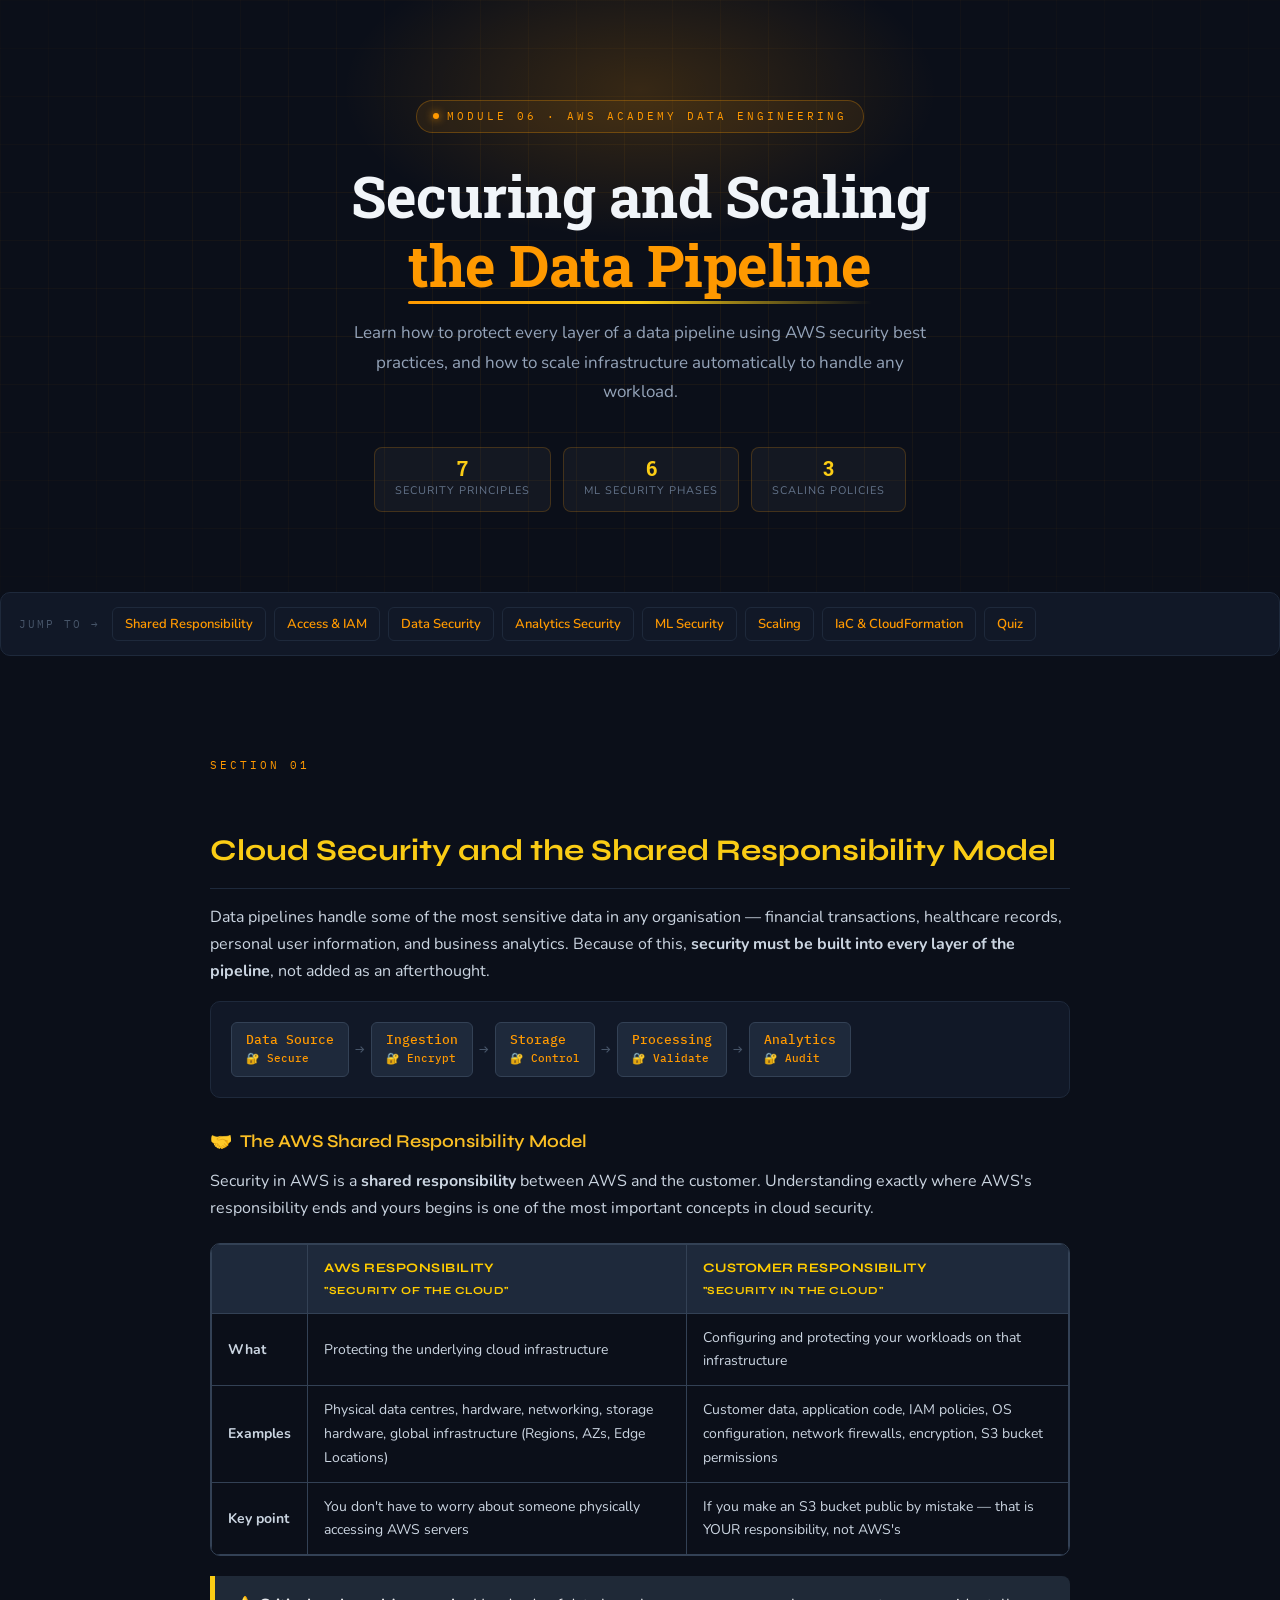
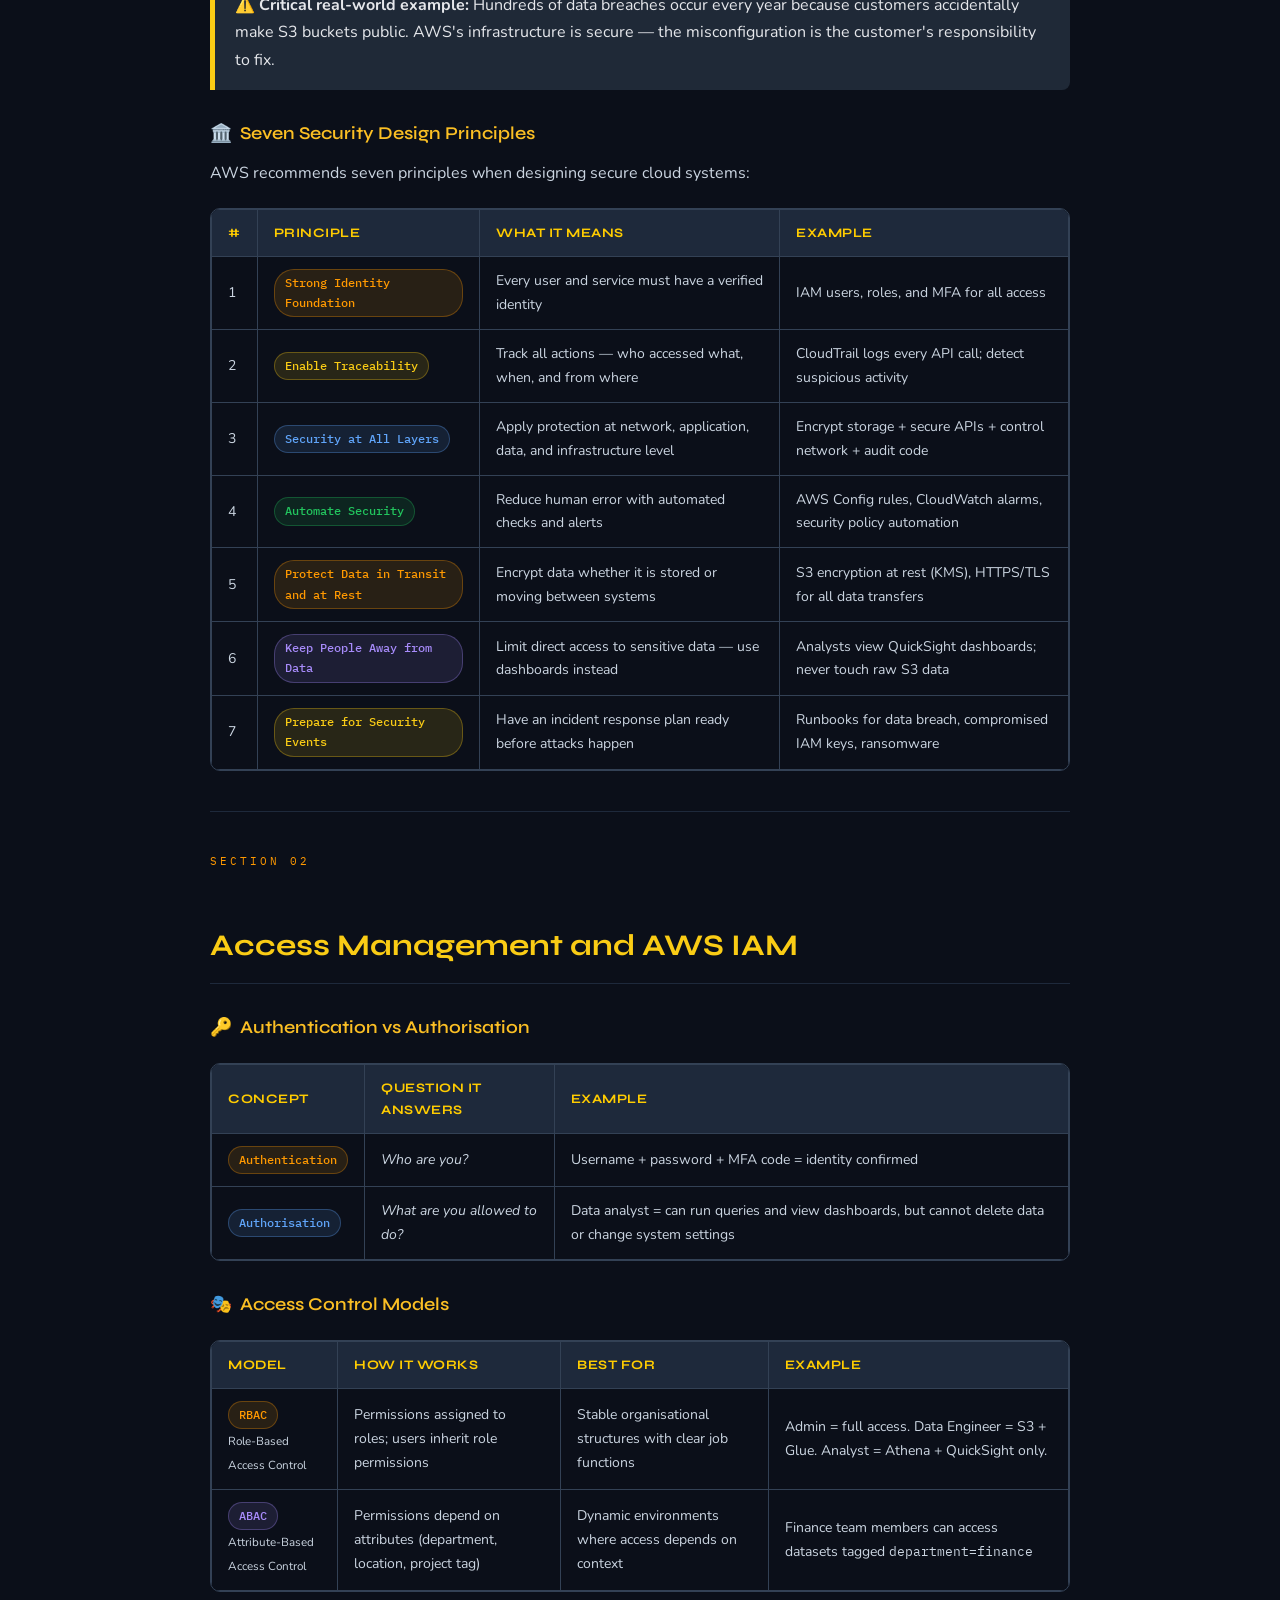
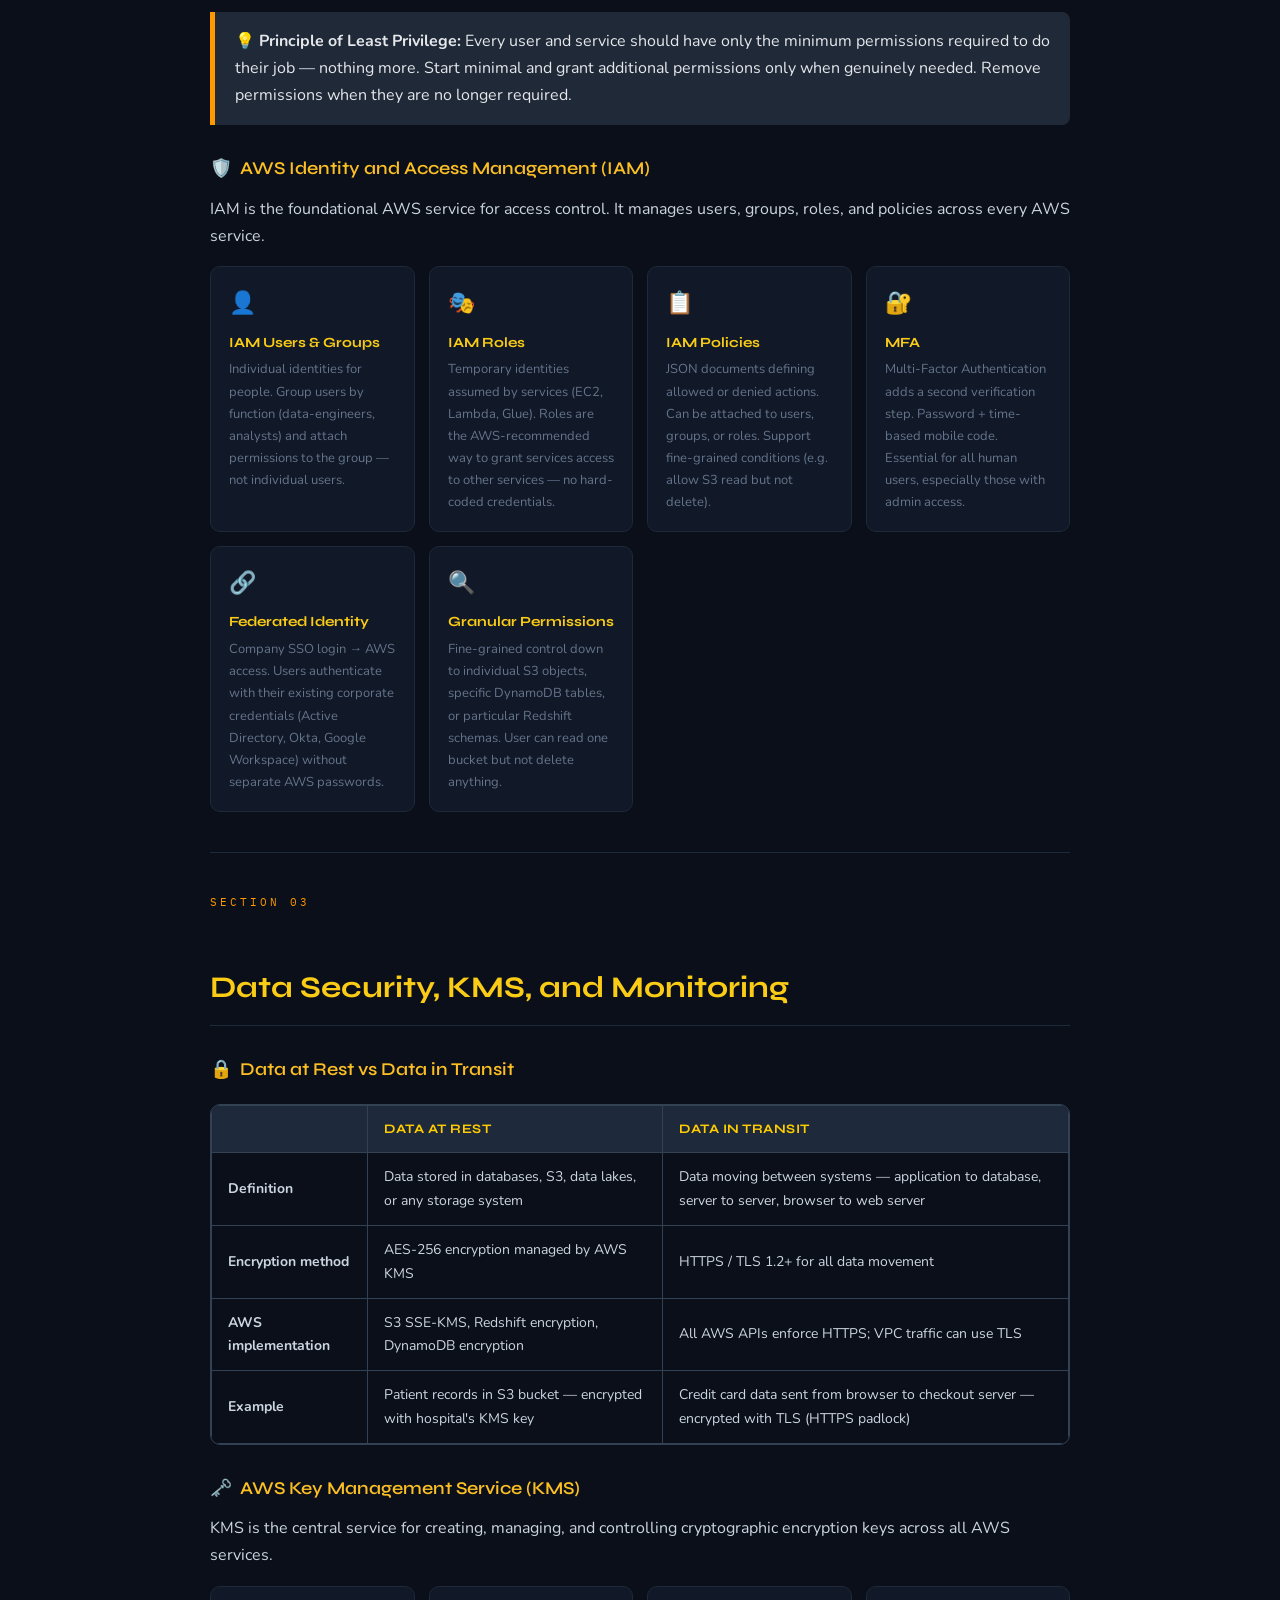
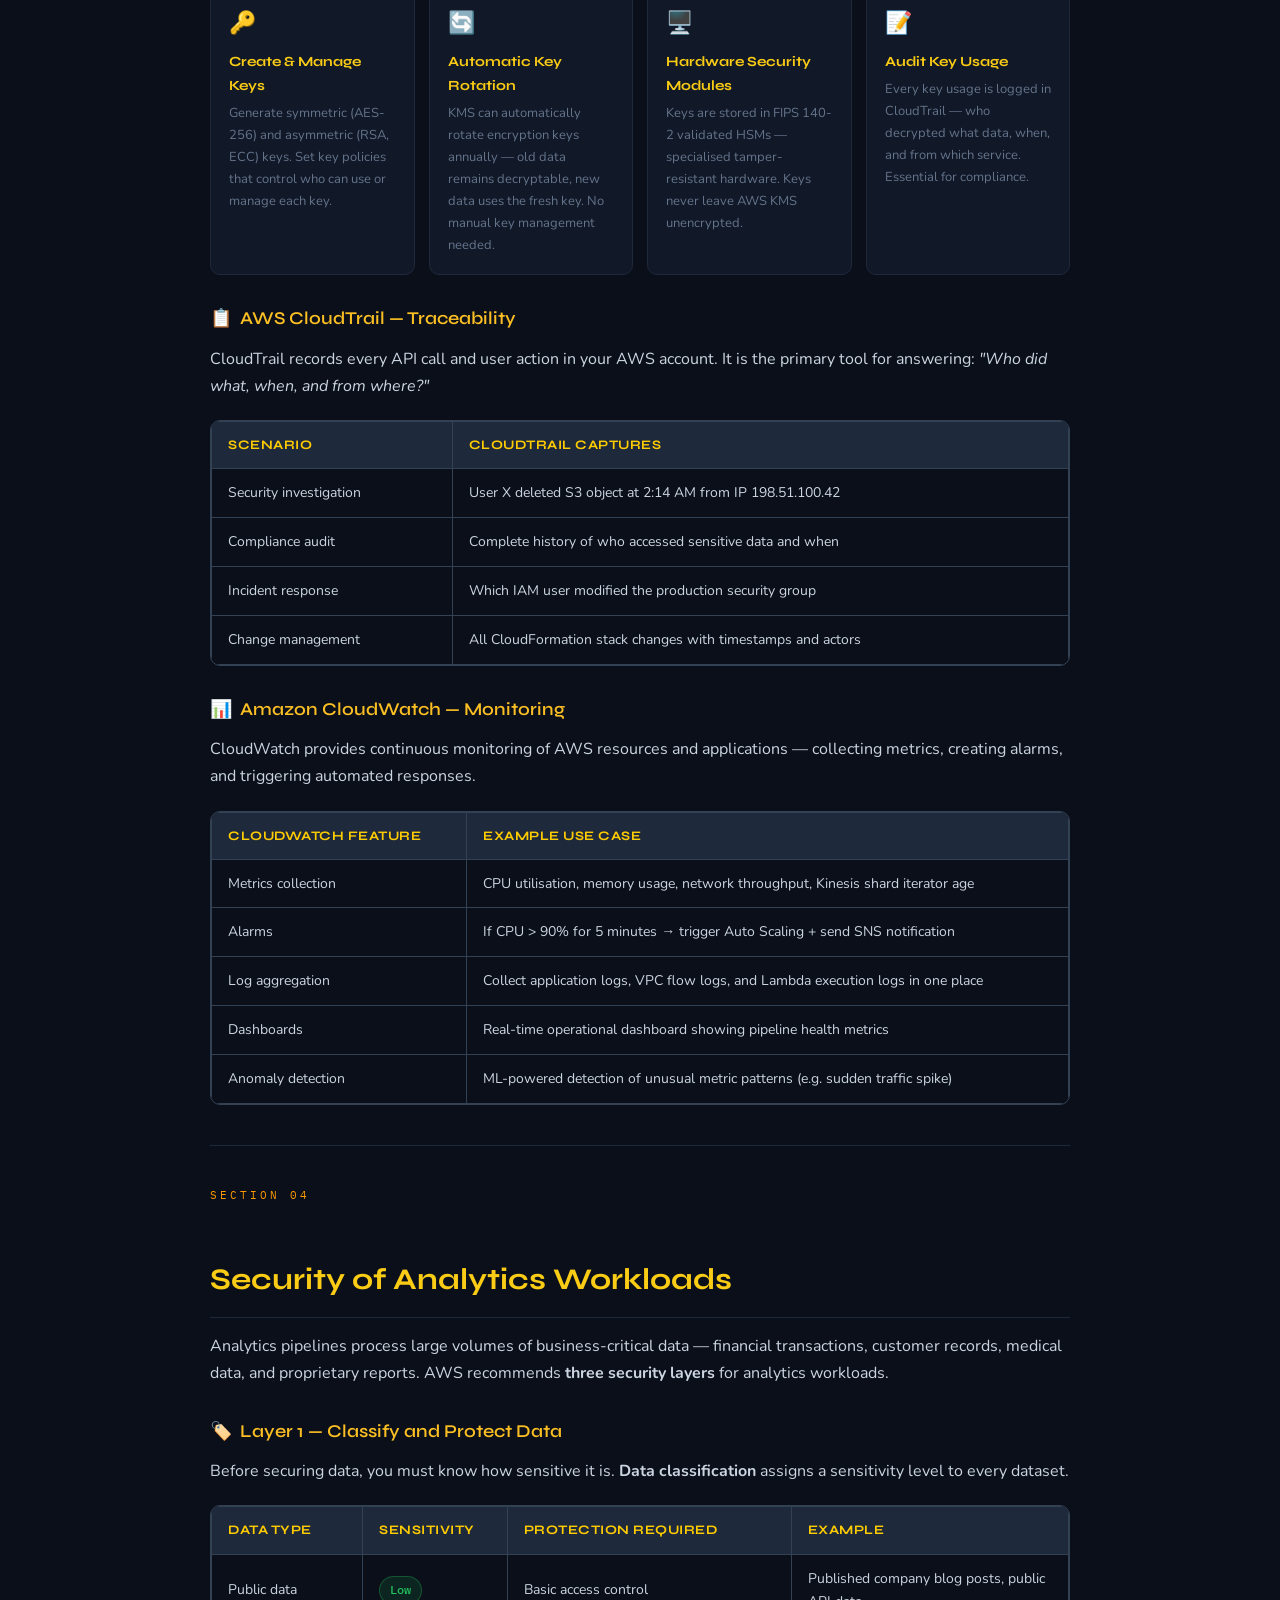
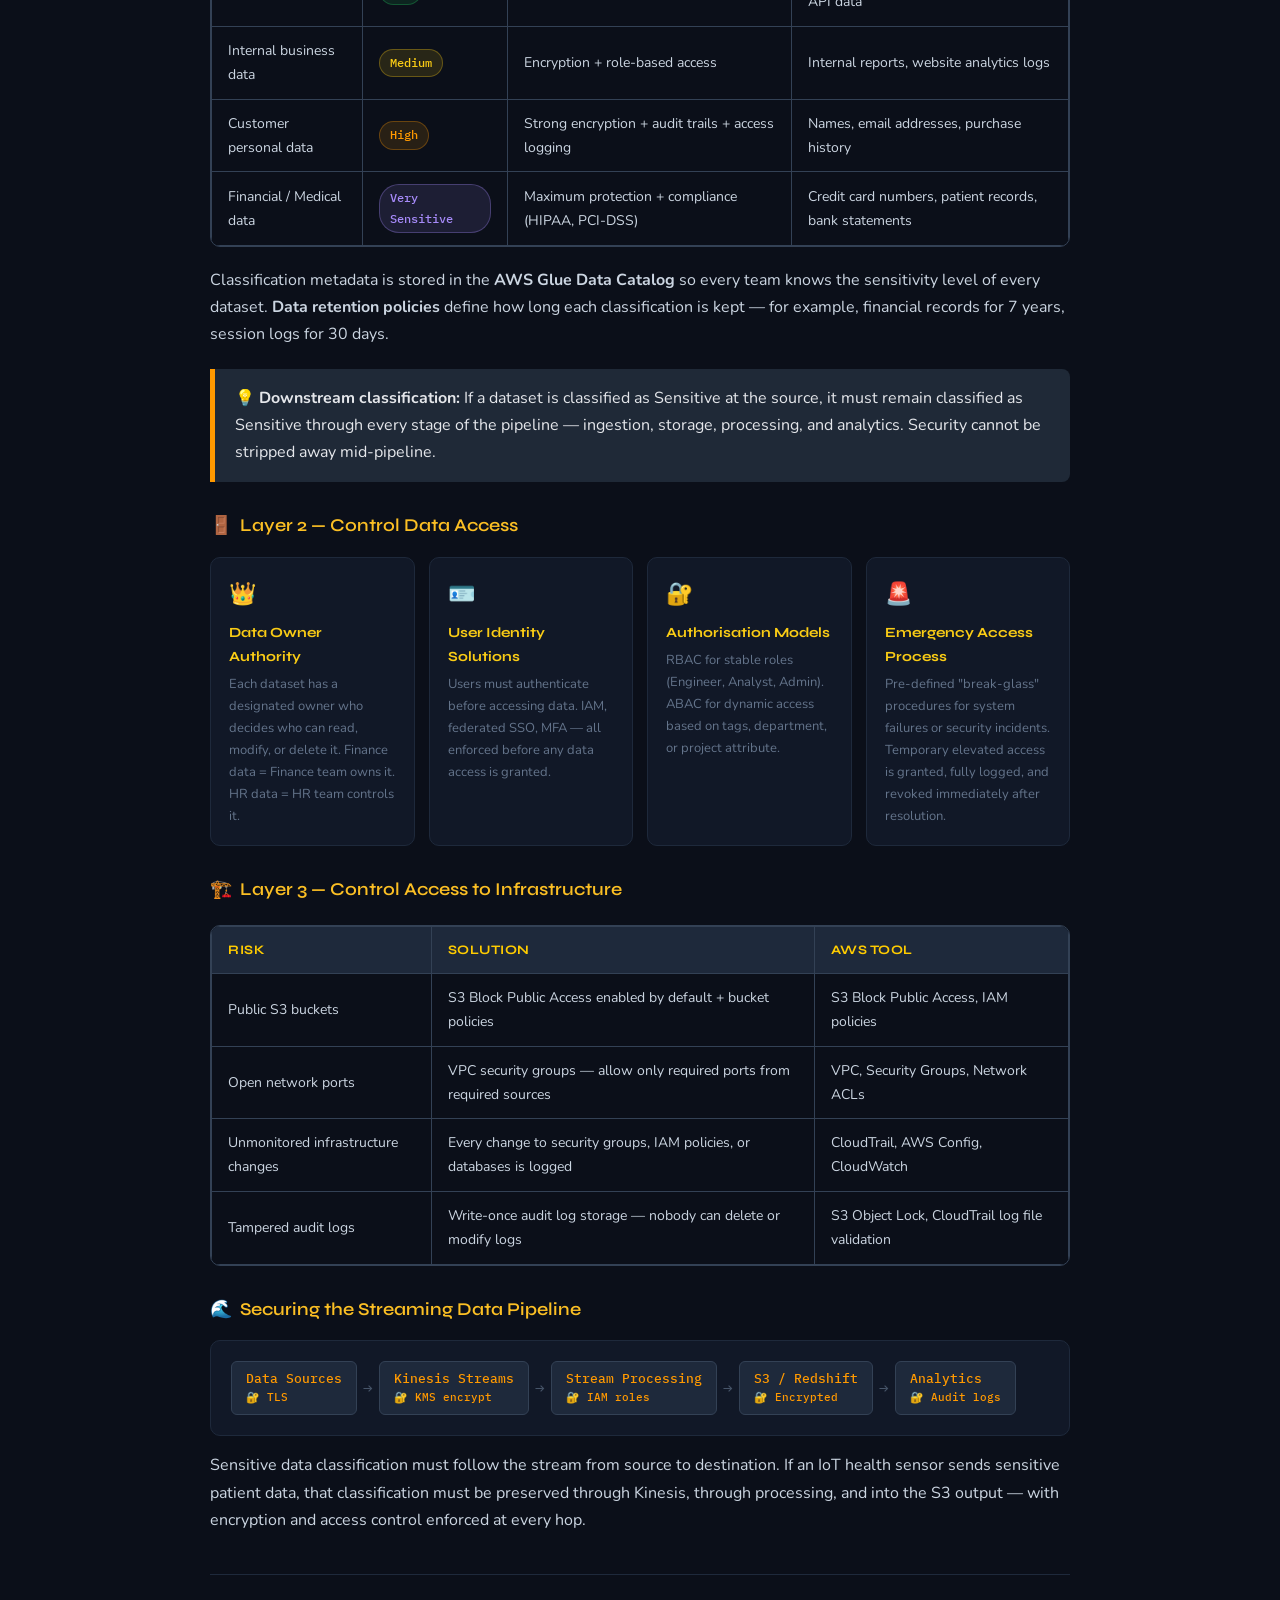
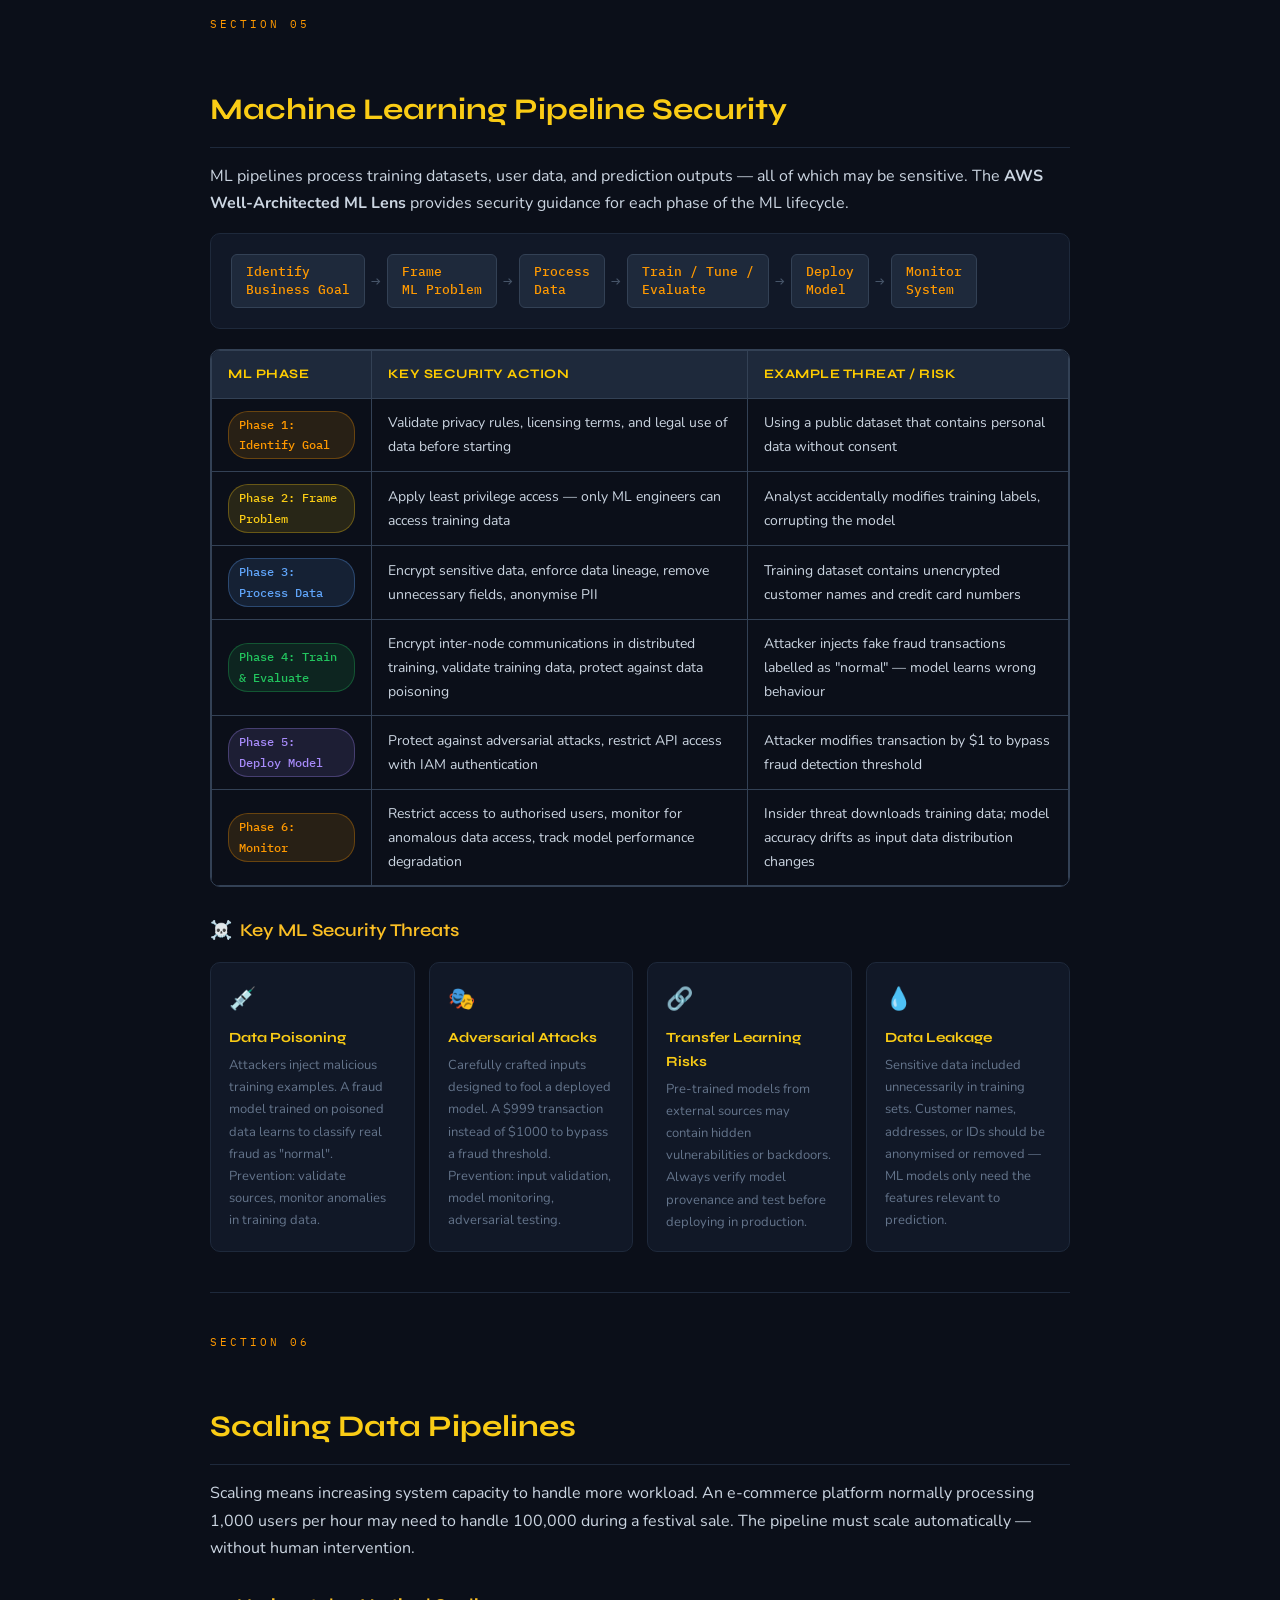
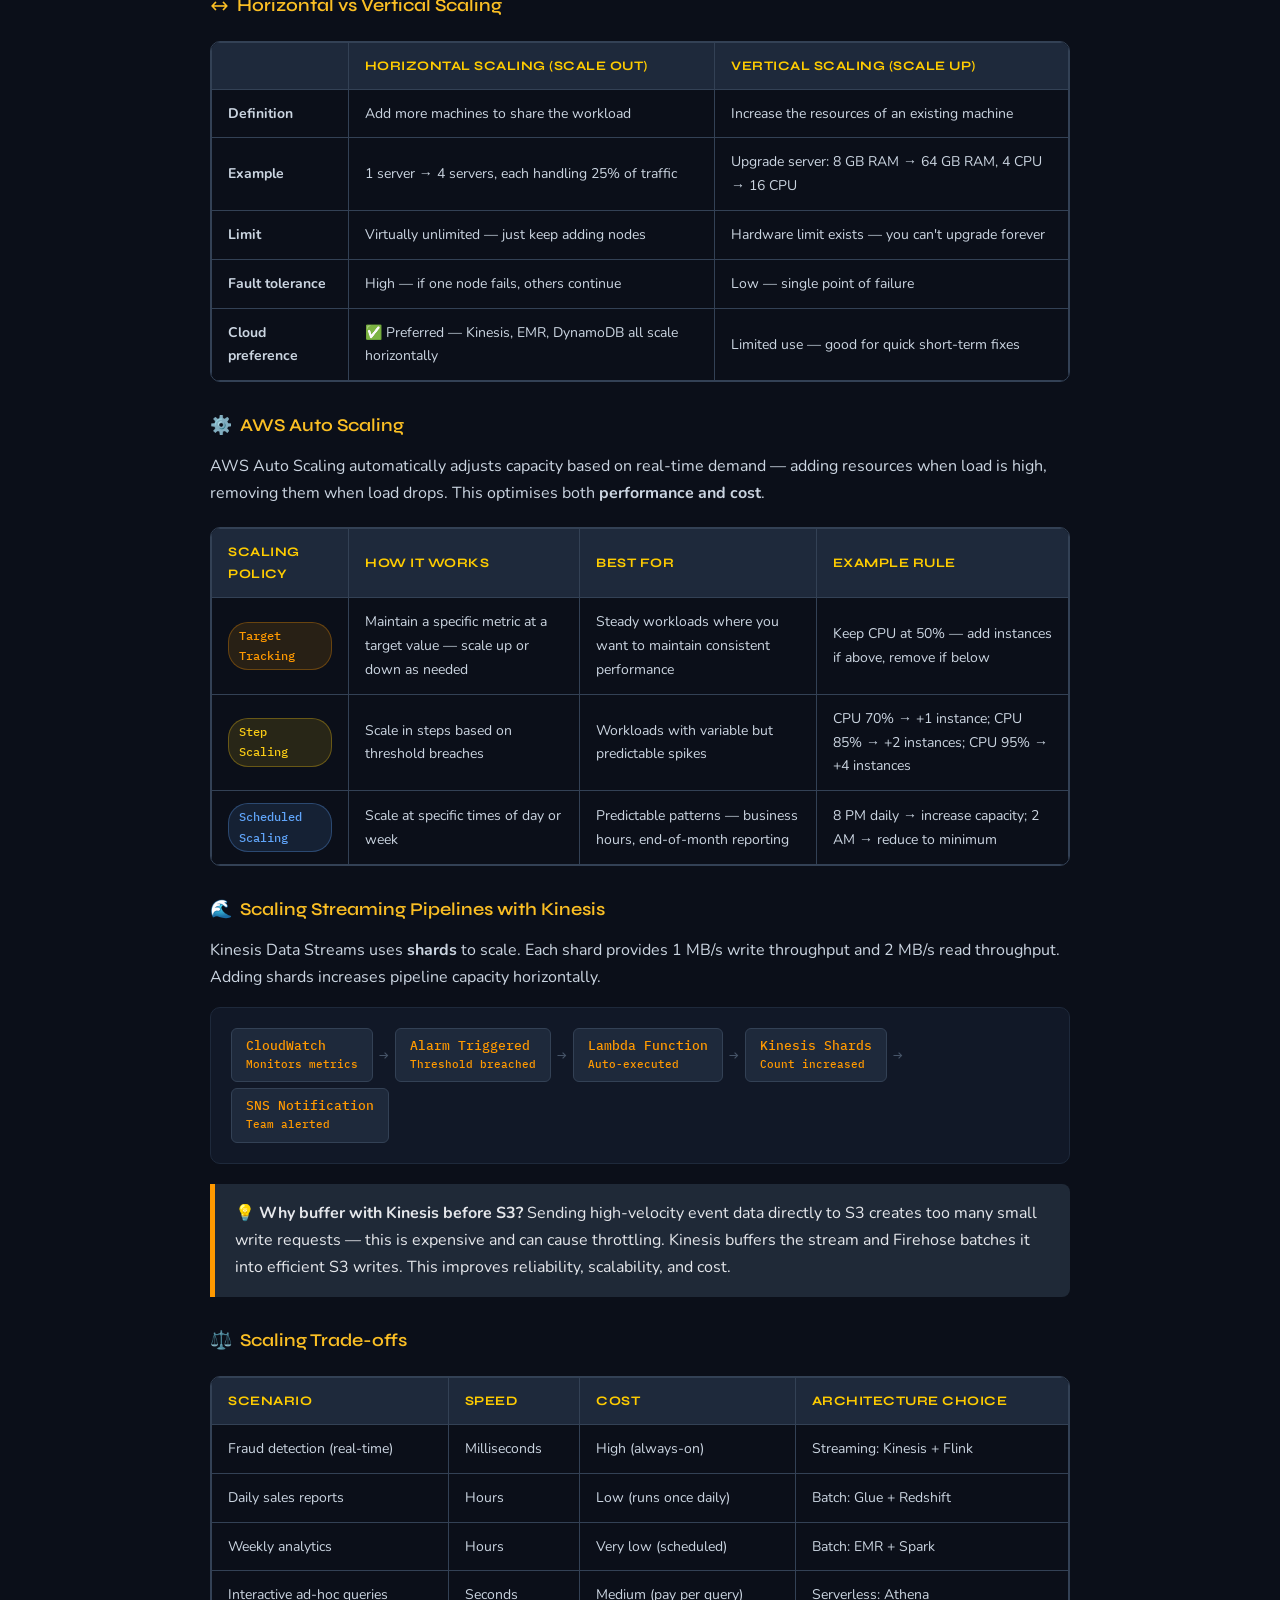
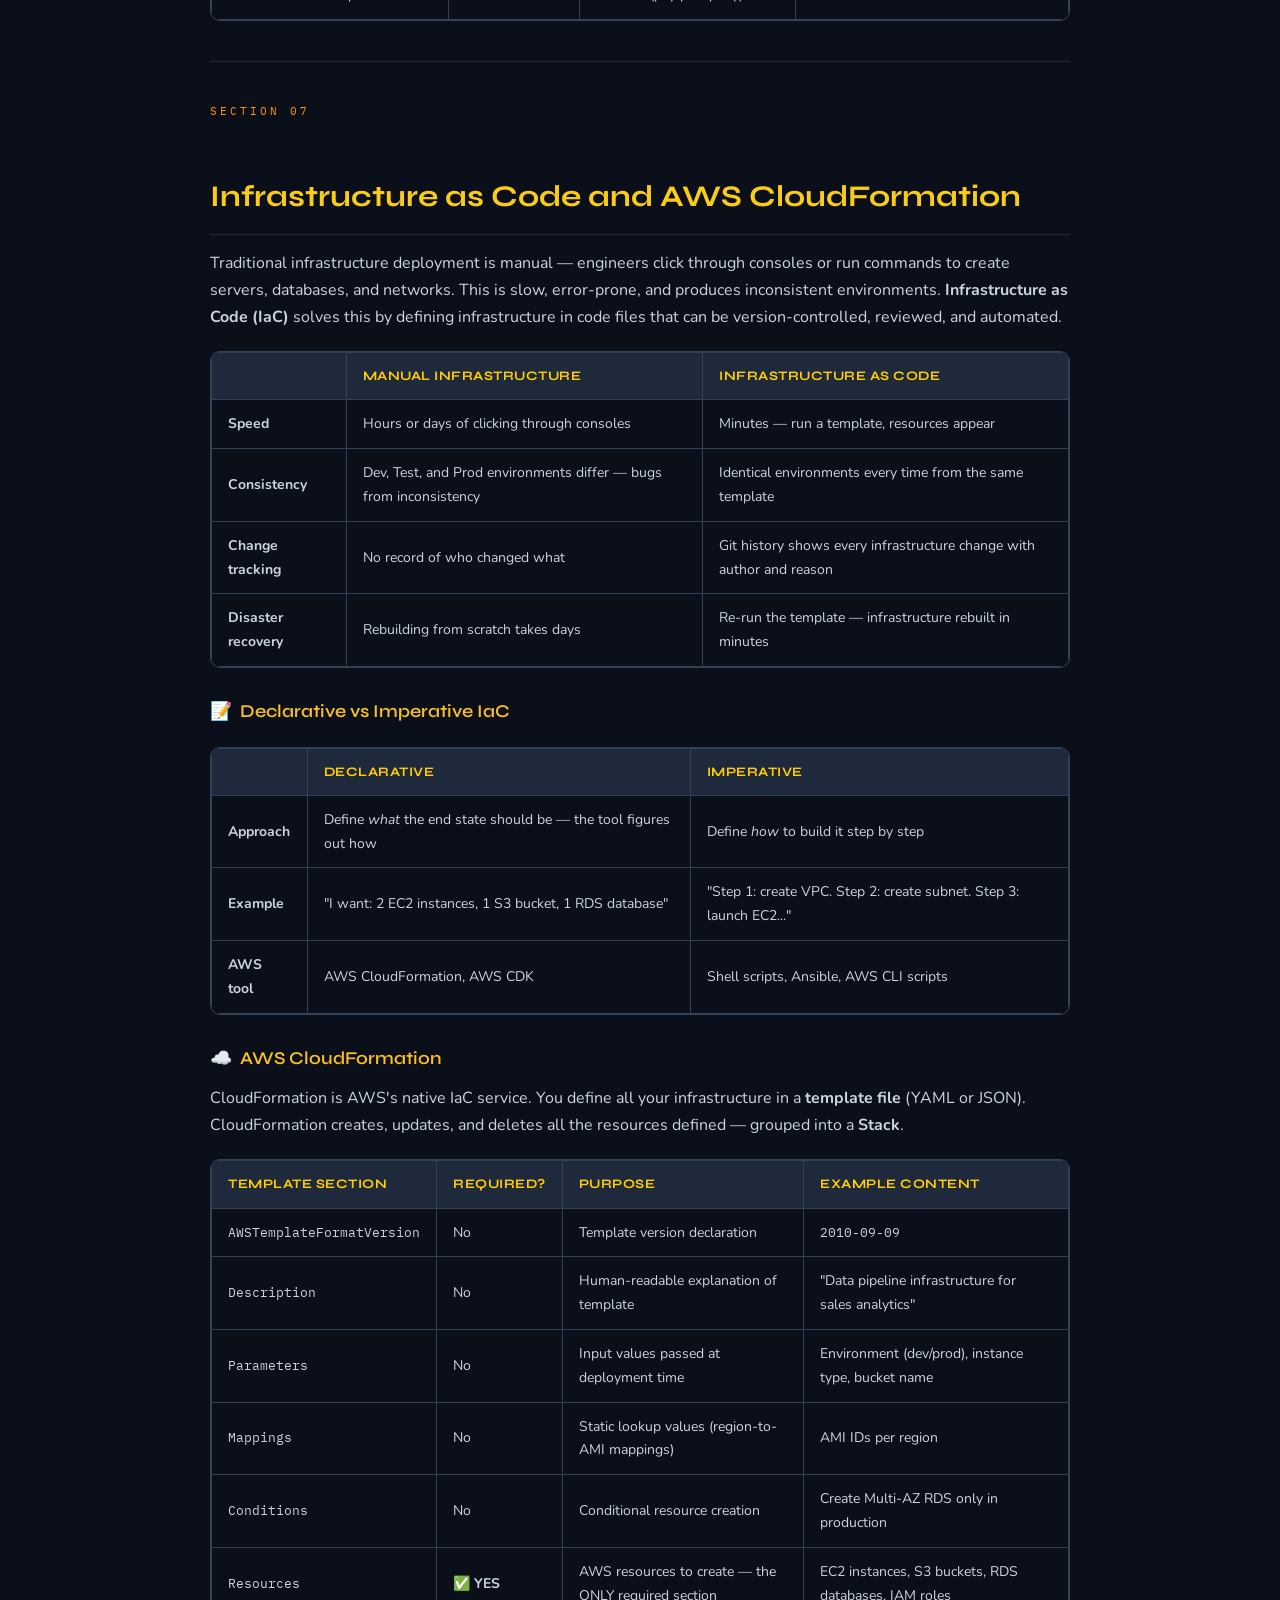
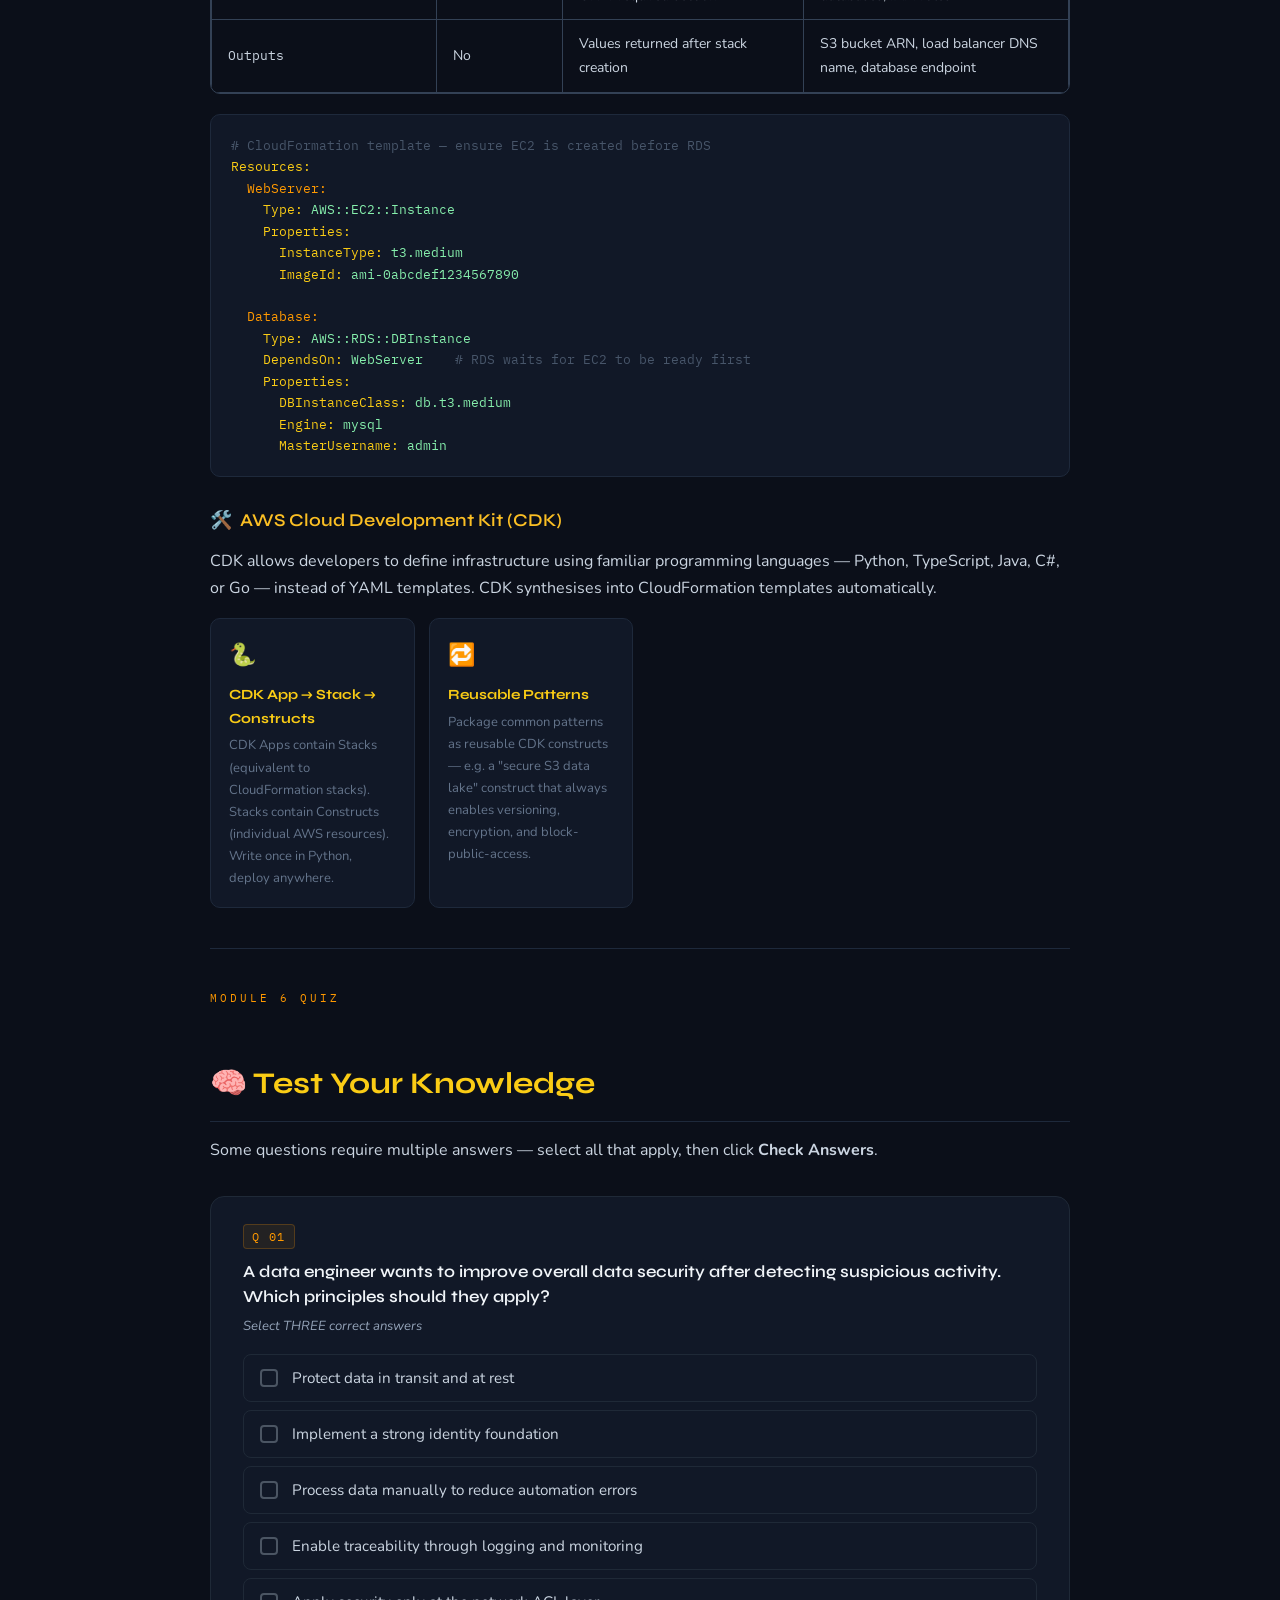
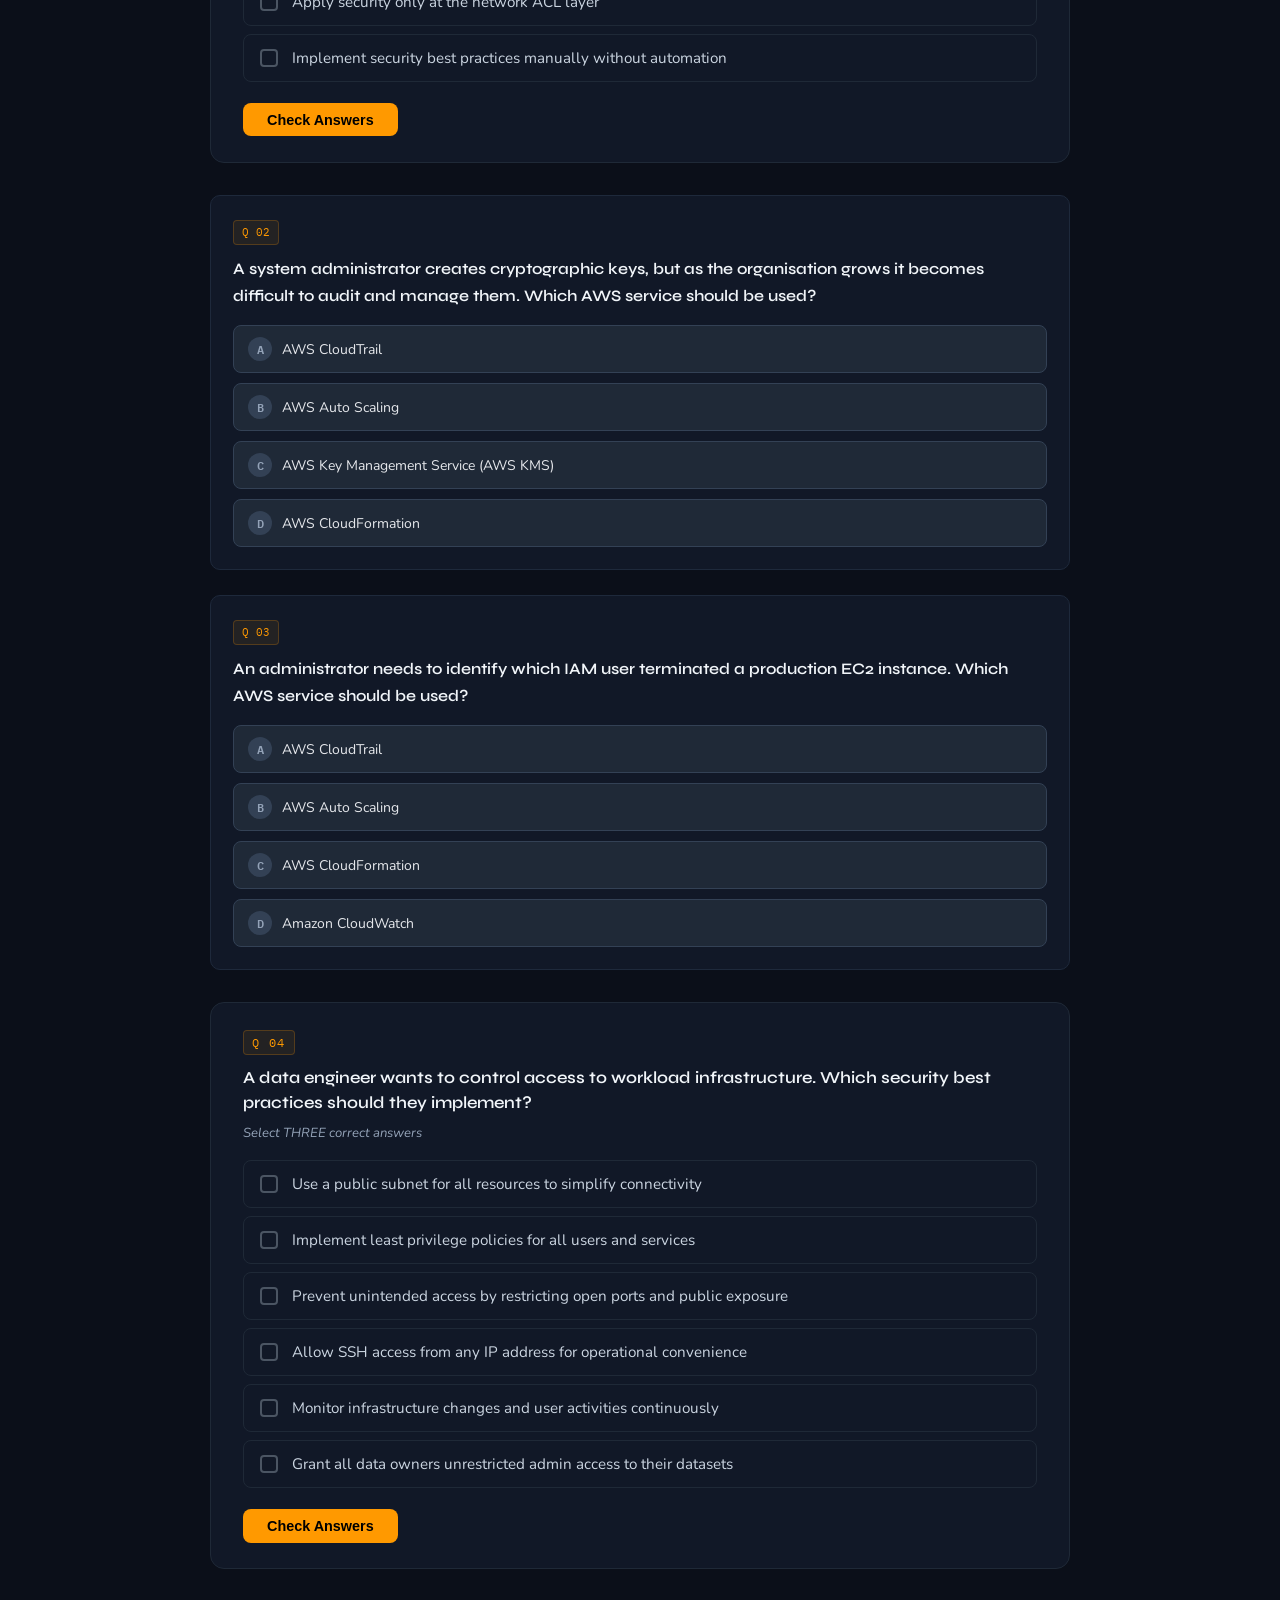
<file: topics/security-scaling.html>
<!DOCTYPE html>
<html lang="en">
<head>
  <meta charset="UTF-8">
  <meta name="viewport" content="width=device-width, initial-scale=1.0">
  <title>Module 6 – Securing and Scaling the Data Pipeline</title>
  <link rel="stylesheet" href="../assets/css/template.css">
  <link rel="preconnect" href="https://fonts.googleapis.com">
  <link rel="preconnect" href="https://fonts.gstatic.com" crossorigin>
  <link href="https://fonts.googleapis.com/css2?family=Roboto+Slab:wght@100..900&family=IBM+Plex+Mono:wght@400;500&family=Nunito:wght@400;500;600&display=swap" rel="stylesheet">
</head>
<body>

<!-- ── HERO ── -->
<div class="hero">
  <div class="hero-eyebrow">Module 06 · AWS Academy Data Engineering</div>
  <h1>Securing and Scaling<br><span>the Data Pipeline</span></h1>
  <p>Learn how to protect every layer of a data pipeline using AWS security best practices, and how to scale infrastructure automatically to handle any workload.</p>
  <div class="hero-stats">
    <div class="hero-stat"><strong>7</strong><span>Security Principles</span></div>
    <div class="hero-stat"><strong>6</strong><span>ML Security Phases</span></div>
    <div class="hero-stat"><strong>3</strong><span>Scaling Policies</span></div>
  </div>
</div>

<!-- ── STICKY NAV ── -->
<nav class="anchor-nav">
  <span>Jump to →</span>
  <a href="#shared-responsibility">Shared Responsibility</a>
  <a href="#access">Access &amp; IAM</a>
  <a href="#data-security">Data Security</a>
  <a href="#analytics-security">Analytics Security</a>
  <a href="#ml-security">ML Security</a>
  <a href="#scaling">Scaling</a>
  <a href="#iac">IaC &amp; CloudFormation</a>
  <a href="#quiz">Quiz</a>
</nav>

<div class="container">

  <!-- ────────────────────────────────────────
       SECTION 1 — SHARED RESPONSIBILITY
  ──────────────────────────────────────── -->
  <section id="shared-responsibility">
    <div class="section-label">Section 01</div>
    <h2>Cloud Security and the Shared Responsibility Model</h2>

    <p>Data pipelines handle some of the most sensitive data in any organisation — financial transactions, healthcare records, personal user information, and business analytics. Because of this, <strong>security must be built into every layer of the pipeline</strong>, not added as an afterthought.</p>

    <div class="pipeline">
      <div class="pipeline-step">Data Source<br><small>🔐 Secure</small></div>
      <span class="pipeline-arrow">→</span>
      <div class="pipeline-step">Ingestion<br><small>🔐 Encrypt</small></div>
      <span class="pipeline-arrow">→</span>
      <div class="pipeline-step">Storage<br><small>🔐 Control</small></div>
      <span class="pipeline-arrow">→</span>
      <div class="pipeline-step">Processing<br><small>🔐 Validate</small></div>
      <span class="pipeline-arrow">→</span>
      <div class="pipeline-step">Analytics<br><small>🔐 Audit</small></div>
    </div>

    <h3><span class="icon">🤝</span>The AWS Shared Responsibility Model</h3>
    <p>Security in AWS is a <strong>shared responsibility</strong> between AWS and the customer. Understanding exactly where AWS's responsibility ends and yours begins is one of the most important concepts in cloud security.</p>

    <div class="table-wrap">
      <table>
        <tr>
          <th></th>
          <th>AWS Responsibility<br><small>"Security OF the Cloud"</small></th>
          <th>Customer Responsibility<br><small>"Security IN the Cloud"</small></th>
        </tr>
        <tr>
          <td><strong>What</strong></td>
          <td>Protecting the underlying cloud infrastructure</td>
          <td>Configuring and protecting your workloads on that infrastructure</td>
        </tr>
        <tr>
          <td><strong>Examples</strong></td>
          <td>Physical data centres, hardware, networking, storage hardware, global infrastructure (Regions, AZs, Edge Locations)</td>
          <td>Customer data, application code, IAM policies, OS configuration, network firewalls, encryption, S3 bucket permissions</td>
        </tr>
        <tr>
          <td><strong>Key point</strong></td>
          <td>You don't have to worry about someone physically accessing AWS servers</td>
          <td>If you make an S3 bucket public by mistake — that is YOUR responsibility, not AWS's</td>
        </tr>
      </table>
    </div>

    <div class="warn-box">
      ⚠️ <strong>Critical real-world example:</strong> Hundreds of data breaches occur every year because customers accidentally make S3 buckets public. AWS's infrastructure is secure — the misconfiguration is the customer's responsibility to fix.
    </div>

    <h3><span class="icon">🏛️</span>Seven Security Design Principles</h3>
    <p>AWS recommends seven principles when designing secure cloud systems:</p>

    <div class="table-wrap">
      <table>
        <tr>
          <th>#</th>
          <th>Principle</th>
          <th>What It Means</th>
          <th>Example</th>
        </tr>
        <tr>
          <td>1</td>
          <td><span class="badge badge-orange">Strong Identity Foundation</span></td>
          <td>Every user and service must have a verified identity</td>
          <td>IAM users, roles, and MFA for all access</td>
        </tr>
        <tr>
          <td>2</td>
          <td><span class="badge badge-yellow">Enable Traceability</span></td>
          <td>Track all actions — who accessed what, when, and from where</td>
          <td>CloudTrail logs every API call; detect suspicious activity</td>
        </tr>
        <tr>
          <td>3</td>
          <td><span class="badge badge-blue">Security at All Layers</span></td>
          <td>Apply protection at network, application, data, and infrastructure level</td>
          <td>Encrypt storage + secure APIs + control network + audit code</td>
        </tr>
        <tr>
          <td>4</td>
          <td><span class="badge badge-green">Automate Security</span></td>
          <td>Reduce human error with automated checks and alerts</td>
          <td>AWS Config rules, CloudWatch alarms, security policy automation</td>
        </tr>
        <tr>
          <td>5</td>
          <td><span class="badge badge-orange">Protect Data in Transit and at Rest</span></td>
          <td>Encrypt data whether it is stored or moving between systems</td>
          <td>S3 encryption at rest (KMS), HTTPS/TLS for all data transfers</td>
        </tr>
        <tr>
          <td>6</td>
          <td><span class="badge badge-purple">Keep People Away from Data</span></td>
          <td>Limit direct access to sensitive data — use dashboards instead</td>
          <td>Analysts view QuickSight dashboards; never touch raw S3 data</td>
        </tr>
        <tr>
          <td>7</td>
          <td><span class="badge badge-yellow">Prepare for Security Events</span></td>
          <td>Have an incident response plan ready before attacks happen</td>
          <td>Runbooks for data breach, compromised IAM keys, ransomware</td>
        </tr>
      </table>
    </div>
  </section>

  <hr class="divider">

  <!-- ────────────────────────────────────────
       SECTION 2 — ACCESS MANAGEMENT & IAM
  ──────────────────────────────────────── -->
  <section id="access">
    <div class="section-label">Section 02</div>
    <h2>Access Management and AWS IAM</h2>

    <h3><span class="icon">🔑</span>Authentication vs Authorisation</h3>

    <div class="table-wrap">
      <table>
        <tr>
          <th>Concept</th>
          <th>Question It Answers</th>
          <th>Example</th>
        </tr>
        <tr>
          <td><span class="badge badge-orange">Authentication</span></td>
          <td><em>Who are you?</em></td>
          <td>Username + password + MFA code = identity confirmed</td>
        </tr>
        <tr>
          <td><span class="badge badge-blue">Authorisation</span></td>
          <td><em>What are you allowed to do?</em></td>
          <td>Data analyst = can run queries and view dashboards, but cannot delete data or change system settings</td>
        </tr>
      </table>
    </div>

    <h3><span class="icon">🎭</span>Access Control Models</h3>

    <div class="table-wrap">
      <table>
        <tr>
          <th>Model</th>
          <th>How It Works</th>
          <th>Best For</th>
          <th>Example</th>
        </tr>
        <tr>
          <td><span class="badge badge-orange">RBAC</span><br><small>Role-Based Access Control</small></td>
          <td>Permissions assigned to roles; users inherit role permissions</td>
          <td>Stable organisational structures with clear job functions</td>
          <td>Admin = full access. Data Engineer = S3 + Glue. Analyst = Athena + QuickSight only.</td>
        </tr>
        <tr>
          <td><span class="badge badge-purple">ABAC</span><br><small>Attribute-Based Access Control</small></td>
          <td>Permissions depend on attributes (department, location, project tag)</td>
          <td>Dynamic environments where access depends on context</td>
          <td>Finance team members can access datasets tagged <code>department=finance</code></td>
        </tr>
      </table>
    </div>

    <div class="info-box">
      💡 <strong>Principle of Least Privilege:</strong> Every user and service should have only the minimum permissions required to do their job — nothing more. Start minimal and grant additional permissions only when genuinely needed. Remove permissions when they are no longer required.
    </div>

    <h3><span class="icon">🛡️</span>AWS Identity and Access Management (IAM)</h3>
    <p>IAM is the foundational AWS service for access control. It manages users, groups, roles, and policies across every AWS service.</p>

    <div class="card-grid">
      <div class="card">
        <div class="card-icon">👤</div>
        <div class="card-title">IAM Users &amp; Groups</div>
        <div class="card-desc">Individual identities for people. Group users by function (data-engineers, analysts) and attach permissions to the group — not individual users.</div>
      </div>
      <div class="card">
        <div class="card-icon">🎭</div>
        <div class="card-title">IAM Roles</div>
        <div class="card-desc">Temporary identities assumed by services (EC2, Lambda, Glue). Roles are the AWS-recommended way to grant services access to other services — no hard-coded credentials.</div>
      </div>
      <div class="card">
        <div class="card-icon">📋</div>
        <div class="card-title">IAM Policies</div>
        <div class="card-desc">JSON documents defining allowed or denied actions. Can be attached to users, groups, or roles. Support fine-grained conditions (e.g. allow S3 read but not delete).</div>
      </div>
      <div class="card">
        <div class="card-icon">🔐</div>
        <div class="card-title">MFA</div>
        <div class="card-desc">Multi-Factor Authentication adds a second verification step. Password + time-based mobile code. Essential for all human users, especially those with admin access.</div>
      </div>
      <div class="card">
        <div class="card-icon">🔗</div>
        <div class="card-title">Federated Identity</div>
        <div class="card-desc">Company SSO login → AWS access. Users authenticate with their existing corporate credentials (Active Directory, Okta, Google Workspace) without separate AWS passwords.</div>
      </div>
      <div class="card">
        <div class="card-icon">🔍</div>
        <div class="card-title">Granular Permissions</div>
        <div class="card-desc">Fine-grained control down to individual S3 objects, specific DynamoDB tables, or particular Redshift schemas. User can read one bucket but not delete anything.</div>
      </div>
    </div>
  </section>

  <hr class="divider">

  <!-- ────────────────────────────────────────
       SECTION 3 — DATA SECURITY, KMS, LOGGING
  ──────────────────────────────────────── -->
  <section id="data-security">
    <div class="section-label">Section 03</div>
    <h2>Data Security, KMS, and Monitoring</h2>

    <h3><span class="icon">🔒</span>Data at Rest vs Data in Transit</h3>

    <div class="table-wrap">
      <table>
        <tr>
          <th></th>
          <th>Data at Rest</th>
          <th>Data in Transit</th>
        </tr>
        <tr>
          <td><strong>Definition</strong></td>
          <td>Data stored in databases, S3, data lakes, or any storage system</td>
          <td>Data moving between systems — application to database, server to server, browser to web server</td>
        </tr>
        <tr>
          <td><strong>Encryption method</strong></td>
          <td>AES-256 encryption managed by AWS KMS</td>
          <td>HTTPS / TLS 1.2+ for all data movement</td>
        </tr>
        <tr>
          <td><strong>AWS implementation</strong></td>
          <td>S3 SSE-KMS, Redshift encryption, DynamoDB encryption</td>
          <td>All AWS APIs enforce HTTPS; VPC traffic can use TLS</td>
        </tr>
        <tr>
          <td><strong>Example</strong></td>
          <td>Patient records in S3 bucket — encrypted with hospital's KMS key</td>
          <td>Credit card data sent from browser to checkout server — encrypted with TLS (HTTPS padlock)</td>
        </tr>
      </table>
    </div>

    <h3><span class="icon">🗝️</span>AWS Key Management Service (KMS)</h3>
    <p>KMS is the central service for creating, managing, and controlling cryptographic encryption keys across all AWS services.</p>

    <div class="card-grid">
      <div class="card">
        <div class="card-icon">🔑</div>
        <div class="card-title">Create &amp; Manage Keys</div>
        <div class="card-desc">Generate symmetric (AES-256) and asymmetric (RSA, ECC) keys. Set key policies that control who can use or manage each key.</div>
      </div>
      <div class="card">
        <div class="card-icon">🔄</div>
        <div class="card-title">Automatic Key Rotation</div>
        <div class="card-desc">KMS can automatically rotate encryption keys annually — old data remains decryptable, new data uses the fresh key. No manual key management needed.</div>
      </div>
      <div class="card">
        <div class="card-icon">🖥️</div>
        <div class="card-title">Hardware Security Modules</div>
        <div class="card-desc">Keys are stored in FIPS 140-2 validated HSMs — specialised tamper-resistant hardware. Keys never leave AWS KMS unencrypted.</div>
      </div>
      <div class="card">
        <div class="card-icon">📝</div>
        <div class="card-title">Audit Key Usage</div>
        <div class="card-desc">Every key usage is logged in CloudTrail — who decrypted what data, when, and from which service. Essential for compliance.</div>
      </div>
    </div>

    <h3><span class="icon">📋</span>AWS CloudTrail — Traceability</h3>
    <p>CloudTrail records every API call and user action in your AWS account. It is the primary tool for answering: <em>"Who did what, when, and from where?"</em></p>

    <div class="table-wrap">
      <table>
        <tr>
          <th>Scenario</th>
          <th>CloudTrail Captures</th>
        </tr>
        <tr>
          <td>Security investigation</td>
          <td>User X deleted S3 object at 2:14 AM from IP 198.51.100.42</td>
        </tr>
        <tr>
          <td>Compliance audit</td>
          <td>Complete history of who accessed sensitive data and when</td>
        </tr>
        <tr>
          <td>Incident response</td>
          <td>Which IAM user modified the production security group</td>
        </tr>
        <tr>
          <td>Change management</td>
          <td>All CloudFormation stack changes with timestamps and actors</td>
        </tr>
      </table>
    </div>

    <h3><span class="icon">📊</span>Amazon CloudWatch — Monitoring</h3>
    <p>CloudWatch provides continuous monitoring of AWS resources and applications — collecting metrics, creating alarms, and triggering automated responses.</p>

    <div class="table-wrap">
      <table>
        <tr>
          <th>CloudWatch Feature</th>
          <th>Example Use Case</th>
        </tr>
        <tr>
          <td>Metrics collection</td>
          <td>CPU utilisation, memory usage, network throughput, Kinesis shard iterator age</td>
        </tr>
        <tr>
          <td>Alarms</td>
          <td>If CPU &gt; 90% for 5 minutes → trigger Auto Scaling + send SNS notification</td>
        </tr>
        <tr>
          <td>Log aggregation</td>
          <td>Collect application logs, VPC flow logs, and Lambda execution logs in one place</td>
        </tr>
        <tr>
          <td>Dashboards</td>
          <td>Real-time operational dashboard showing pipeline health metrics</td>
        </tr>
        <tr>
          <td>Anomaly detection</td>
          <td>ML-powered detection of unusual metric patterns (e.g. sudden traffic spike)</td>
        </tr>
      </table>
    </div>
  </section>

  <hr class="divider">

  <!-- ────────────────────────────────────────
       SECTION 4 — ANALYTICS WORKLOAD SECURITY
  ──────────────────────────────────────── -->
  <section id="analytics-security">
    <div class="section-label">Section 04</div>
    <h2>Security of Analytics Workloads</h2>

    <p>Analytics pipelines process large volumes of business-critical data — financial transactions, customer records, medical data, and proprietary reports. AWS recommends <strong>three security layers</strong> for analytics workloads.</p>

    <h3><span class="icon">🏷️</span>Layer 1 — Classify and Protect Data</h3>
    <p>Before securing data, you must know how sensitive it is. <strong>Data classification</strong> assigns a sensitivity level to every dataset.</p>

    <div class="table-wrap">
      <table>
        <tr>
          <th>Data Type</th>
          <th>Sensitivity</th>
          <th>Protection Required</th>
          <th>Example</th>
        </tr>
        <tr>
          <td>Public data</td>
          <td><span class="badge badge-green">Low</span></td>
          <td>Basic access control</td>
          <td>Published company blog posts, public API data</td>
        </tr>
        <tr>
          <td>Internal business data</td>
          <td><span class="badge badge-yellow">Medium</span></td>
          <td>Encryption + role-based access</td>
          <td>Internal reports, website analytics logs</td>
        </tr>
        <tr>
          <td>Customer personal data</td>
          <td><span class="badge badge-orange">High</span></td>
          <td>Strong encryption + audit trails + access logging</td>
          <td>Names, email addresses, purchase history</td>
        </tr>
        <tr>
          <td>Financial / Medical data</td>
          <td><span class="badge badge-purple">Very Sensitive</span></td>
          <td>Maximum protection + compliance (HIPAA, PCI-DSS)</td>
          <td>Credit card numbers, patient records, bank statements</td>
        </tr>
      </table>
    </div>

    <p>Classification metadata is stored in the <strong>AWS Glue Data Catalog</strong> so every team knows the sensitivity level of every dataset. <strong>Data retention policies</strong> define how long each classification is kept — for example, financial records for 7 years, session logs for 30 days.</p>

    <div class="info-box">
      💡 <strong>Downstream classification:</strong> If a dataset is classified as Sensitive at the source, it must remain classified as Sensitive through every stage of the pipeline — ingestion, storage, processing, and analytics. Security cannot be stripped away mid-pipeline.
    </div>

    <h3><span class="icon">🚪</span>Layer 2 — Control Data Access</h3>

    <div class="card-grid">
      <div class="card">
        <div class="card-icon">👑</div>
        <div class="card-title">Data Owner Authority</div>
        <div class="card-desc">Each dataset has a designated owner who decides who can read, modify, or delete it. Finance data = Finance team owns it. HR data = HR team controls it.</div>
      </div>
      <div class="card">
        <div class="card-icon">🪪</div>
        <div class="card-title">User Identity Solutions</div>
        <div class="card-desc">Users must authenticate before accessing data. IAM, federated SSO, MFA — all enforced before any data access is granted.</div>
      </div>
      <div class="card">
        <div class="card-icon">🔐</div>
        <div class="card-title">Authorisation Models</div>
        <div class="card-desc">RBAC for stable roles (Engineer, Analyst, Admin). ABAC for dynamic access based on tags, department, or project attribute.</div>
      </div>
      <div class="card">
        <div class="card-icon">🚨</div>
        <div class="card-title">Emergency Access Process</div>
        <div class="card-desc">Pre-defined "break-glass" procedures for system failures or security incidents. Temporary elevated access is granted, fully logged, and revoked immediately after resolution.</div>
      </div>
    </div>

    <h3><span class="icon">🏗️</span>Layer 3 — Control Access to Infrastructure</h3>

    <div class="table-wrap">
      <table>
        <tr>
          <th>Risk</th>
          <th>Solution</th>
          <th>AWS Tool</th>
        </tr>
        <tr>
          <td>Public S3 buckets</td>
          <td>S3 Block Public Access enabled by default + bucket policies</td>
          <td>S3 Block Public Access, IAM policies</td>
        </tr>
        <tr>
          <td>Open network ports</td>
          <td>VPC security groups — allow only required ports from required sources</td>
          <td>VPC, Security Groups, Network ACLs</td>
        </tr>
        <tr>
          <td>Unmonitored infrastructure changes</td>
          <td>Every change to security groups, IAM policies, or databases is logged</td>
          <td>CloudTrail, AWS Config, CloudWatch</td>
        </tr>
        <tr>
          <td>Tampered audit logs</td>
          <td>Write-once audit log storage — nobody can delete or modify logs</td>
          <td>S3 Object Lock, CloudTrail log file validation</td>
        </tr>
      </table>
    </div>

    <h3><span class="icon">🌊</span>Securing the Streaming Data Pipeline</h3>

    <div class="pipeline">
      <div class="pipeline-step">Data Sources<br><small>🔐 TLS</small></div>
      <span class="pipeline-arrow">→</span>
      <div class="pipeline-step">Kinesis Streams<br><small>🔐 KMS encrypt</small></div>
      <span class="pipeline-arrow">→</span>
      <div class="pipeline-step">Stream Processing<br><small>🔐 IAM roles</small></div>
      <span class="pipeline-arrow">→</span>
      <div class="pipeline-step">S3 / Redshift<br><small>🔐 Encrypted</small></div>
      <span class="pipeline-arrow">→</span>
      <div class="pipeline-step">Analytics<br><small>🔐 Audit logs</small></div>
    </div>

    <p>Sensitive data classification must follow the stream from source to destination. If an IoT health sensor sends sensitive patient data, that classification must be preserved through Kinesis, through processing, and into the S3 output — with encryption and access control enforced at every hop.</p>
  </section>

  <hr class="divider">

  <!-- ────────────────────────────────────────
       SECTION 5 — ML PIPELINE SECURITY
  ──────────────────────────────────────── -->
  <section id="ml-security">
    <div class="section-label">Section 05</div>
    <h2>Machine Learning Pipeline Security</h2>

    <p>ML pipelines process training datasets, user data, and prediction outputs — all of which may be sensitive. The <strong>AWS Well-Architected ML Lens</strong> provides security guidance for each phase of the ML lifecycle.</p>

    <div class="pipeline">
      <div class="pipeline-step">Identify<br>Business Goal</div>
      <span class="pipeline-arrow">→</span>
      <div class="pipeline-step">Frame<br>ML Problem</div>
      <span class="pipeline-arrow">→</span>
      <div class="pipeline-step">Process<br>Data</div>
      <span class="pipeline-arrow">→</span>
      <div class="pipeline-step">Train / Tune /<br>Evaluate</div>
      <span class="pipeline-arrow">→</span>
      <div class="pipeline-step">Deploy<br>Model</div>
      <span class="pipeline-arrow">→</span>
      <div class="pipeline-step">Monitor<br>System</div>
    </div>

    <div class="table-wrap">
      <table>
        <tr>
          <th>ML Phase</th>
          <th>Key Security Action</th>
          <th>Example Threat / Risk</th>
        </tr>
        <tr>
          <td><span class="badge badge-orange">Phase 1: Identify Goal</span></td>
          <td>Validate privacy rules, licensing terms, and legal use of data before starting</td>
          <td>Using a public dataset that contains personal data without consent</td>
        </tr>
        <tr>
          <td><span class="badge badge-yellow">Phase 2: Frame Problem</span></td>
          <td>Apply least privilege access — only ML engineers can access training data</td>
          <td>Analyst accidentally modifies training labels, corrupting the model</td>
        </tr>
        <tr>
          <td><span class="badge badge-blue">Phase 3: Process Data</span></td>
          <td>Encrypt sensitive data, enforce data lineage, remove unnecessary fields, anonymise PII</td>
          <td>Training dataset contains unencrypted customer names and credit card numbers</td>
        </tr>
        <tr>
          <td><span class="badge badge-green">Phase 4: Train &amp; Evaluate</span></td>
          <td>Encrypt inter-node communications in distributed training, validate training data, protect against data poisoning</td>
          <td>Attacker injects fake fraud transactions labelled as "normal" — model learns wrong behaviour</td>
        </tr>
        <tr>
          <td><span class="badge badge-purple">Phase 5: Deploy Model</span></td>
          <td>Protect against adversarial attacks, restrict API access with IAM authentication</td>
          <td>Attacker modifies transaction by $1 to bypass fraud detection threshold</td>
        </tr>
        <tr>
          <td><span class="badge badge-orange">Phase 6: Monitor</span></td>
          <td>Restrict access to authorised users, monitor for anomalous data access, track model performance degradation</td>
          <td>Insider threat downloads training data; model accuracy drifts as input data distribution changes</td>
        </tr>
      </table>
    </div>

    <h3><span class="icon">☠️</span>Key ML Security Threats</h3>

    <div class="card-grid">
      <div class="card">
        <div class="card-icon">💉</div>
        <div class="card-title">Data Poisoning</div>
        <div class="card-desc">Attackers inject malicious training examples. A fraud model trained on poisoned data learns to classify real fraud as "normal". Prevention: validate sources, monitor anomalies in training data.</div>
      </div>
      <div class="card">
        <div class="card-icon">🎭</div>
        <div class="card-title">Adversarial Attacks</div>
        <div class="card-desc">Carefully crafted inputs designed to fool a deployed model. A $999 transaction instead of $1000 to bypass a fraud threshold. Prevention: input validation, model monitoring, adversarial testing.</div>
      </div>
      <div class="card">
        <div class="card-icon">🔗</div>
        <div class="card-title">Transfer Learning Risks</div>
        <div class="card-desc">Pre-trained models from external sources may contain hidden vulnerabilities or backdoors. Always verify model provenance and test before deploying in production.</div>
      </div>
      <div class="card">
        <div class="card-icon">💧</div>
        <div class="card-title">Data Leakage</div>
        <div class="card-desc">Sensitive data included unnecessarily in training sets. Customer names, addresses, or IDs should be anonymised or removed — ML models only need the features relevant to prediction.</div>
      </div>
    </div>
  </section>

  <hr class="divider">

  <!-- ────────────────────────────────────────
       SECTION 6 — SCALING
  ──────────────────────────────────────── -->
  <section id="scaling">
    <div class="section-label">Section 06</div>
    <h2>Scaling Data Pipelines</h2>

    <p>Scaling means increasing system capacity to handle more workload. An e-commerce platform normally processing 1,000 users per hour may need to handle 100,000 during a festival sale. The pipeline must scale automatically — without human intervention.</p>

    <h3><span class="icon">↔️</span>Horizontal vs Vertical Scaling</h3>

    <div class="table-wrap">
      <table>
        <tr>
          <th></th>
          <th>Horizontal Scaling (Scale Out)</th>
          <th>Vertical Scaling (Scale Up)</th>
        </tr>
        <tr>
          <td><strong>Definition</strong></td>
          <td>Add more machines to share the workload</td>
          <td>Increase the resources of an existing machine</td>
        </tr>
        <tr>
          <td><strong>Example</strong></td>
          <td>1 server → 4 servers, each handling 25% of traffic</td>
          <td>Upgrade server: 8 GB RAM → 64 GB RAM, 4 CPU → 16 CPU</td>
        </tr>
        <tr>
          <td><strong>Limit</strong></td>
          <td>Virtually unlimited — just keep adding nodes</td>
          <td>Hardware limit exists — you can't upgrade forever</td>
        </tr>
        <tr>
          <td><strong>Fault tolerance</strong></td>
          <td>High — if one node fails, others continue</td>
          <td>Low — single point of failure</td>
        </tr>
        <tr>
          <td><strong>Cloud preference</strong></td>
          <td>✅ Preferred — Kinesis, EMR, DynamoDB all scale horizontally</td>
          <td>Limited use — good for quick short-term fixes</td>
        </tr>
      </table>
    </div>

    <h3><span class="icon">⚙️</span>AWS Auto Scaling</h3>
    <p>AWS Auto Scaling automatically adjusts capacity based on real-time demand — adding resources when load is high, removing them when load drops. This optimises both <strong>performance and cost</strong>.</p>

    <div class="table-wrap">
      <table>
        <tr>
          <th>Scaling Policy</th>
          <th>How It Works</th>
          <th>Best For</th>
          <th>Example Rule</th>
        </tr>
        <tr>
          <td><span class="badge badge-orange">Target Tracking</span></td>
          <td>Maintain a specific metric at a target value — scale up or down as needed</td>
          <td>Steady workloads where you want to maintain consistent performance</td>
          <td>Keep CPU at 50% — add instances if above, remove if below</td>
        </tr>
        <tr>
          <td><span class="badge badge-yellow">Step Scaling</span></td>
          <td>Scale in steps based on threshold breaches</td>
          <td>Workloads with variable but predictable spikes</td>
          <td>CPU 70% → +1 instance; CPU 85% → +2 instances; CPU 95% → +4 instances</td>
        </tr>
        <tr>
          <td><span class="badge badge-blue">Scheduled Scaling</span></td>
          <td>Scale at specific times of day or week</td>
          <td>Predictable patterns — business hours, end-of-month reporting</td>
          <td>8 PM daily → increase capacity; 2 AM → reduce to minimum</td>
        </tr>
      </table>
    </div>

    <h3><span class="icon">🌊</span>Scaling Streaming Pipelines with Kinesis</h3>
    <p>Kinesis Data Streams uses <strong>shards</strong> to scale. Each shard provides 1 MB/s write throughput and 2 MB/s read throughput. Adding shards increases pipeline capacity horizontally.</p>

    <div class="pipeline">
      <div class="pipeline-step">CloudWatch<br><small>Monitors metrics</small></div>
      <span class="pipeline-arrow">→</span>
      <div class="pipeline-step">Alarm Triggered<br><small>Threshold breached</small></div>
      <span class="pipeline-arrow">→</span>
      <div class="pipeline-step">Lambda Function<br><small>Auto-executed</small></div>
      <span class="pipeline-arrow">→</span>
      <div class="pipeline-step">Kinesis Shards<br><small>Count increased</small></div>
      <span class="pipeline-arrow">→</span>
      <div class="pipeline-step">SNS Notification<br><small>Team alerted</small></div>
    </div>

    <div class="info-box">
      💡 <strong>Why buffer with Kinesis before S3?</strong> Sending high-velocity event data directly to S3 creates too many small write requests — this is expensive and can cause throttling. Kinesis buffers the stream and Firehose batches it into efficient S3 writes. This improves reliability, scalability, and cost.
    </div>

    <h3><span class="icon">⚖️</span>Scaling Trade-offs</h3>

    <div class="table-wrap">
      <table>
        <tr>
          <th>Scenario</th>
          <th>Speed</th>
          <th>Cost</th>
          <th>Architecture Choice</th>
        </tr>
        <tr>
          <td>Fraud detection (real-time)</td>
          <td>Milliseconds</td>
          <td>High (always-on)</td>
          <td>Streaming: Kinesis + Flink</td>
        </tr>
        <tr>
          <td>Daily sales reports</td>
          <td>Hours</td>
          <td>Low (runs once daily)</td>
          <td>Batch: Glue + Redshift</td>
        </tr>
        <tr>
          <td>Weekly analytics</td>
          <td>Hours</td>
          <td>Very low (scheduled)</td>
          <td>Batch: EMR + Spark</td>
        </tr>
        <tr>
          <td>Interactive ad-hoc queries</td>
          <td>Seconds</td>
          <td>Medium (pay per query)</td>
          <td>Serverless: Athena</td>
        </tr>
      </table>
    </div>
  </section>

  <hr class="divider">

  <!-- ────────────────────────────────────────
       SECTION 7 — IaC & CLOUDFORMATION
  ──────────────────────────────────────── -->
  <section id="iac">
    <div class="section-label">Section 07</div>
    <h2>Infrastructure as Code and AWS CloudFormation</h2>

    <p>Traditional infrastructure deployment is manual — engineers click through consoles or run commands to create servers, databases, and networks. This is slow, error-prone, and produces inconsistent environments. <strong>Infrastructure as Code (IaC)</strong> solves this by defining infrastructure in code files that can be version-controlled, reviewed, and automated.</p>

    <div class="table-wrap">
      <table>
        <tr>
          <th></th>
          <th>Manual Infrastructure</th>
          <th>Infrastructure as Code</th>
        </tr>
        <tr>
          <td><strong>Speed</strong></td>
          <td>Hours or days of clicking through consoles</td>
          <td>Minutes — run a template, resources appear</td>
        </tr>
        <tr>
          <td><strong>Consistency</strong></td>
          <td>Dev, Test, and Prod environments differ — bugs from inconsistency</td>
          <td>Identical environments every time from the same template</td>
        </tr>
        <tr>
          <td><strong>Change tracking</strong></td>
          <td>No record of who changed what</td>
          <td>Git history shows every infrastructure change with author and reason</td>
        </tr>
        <tr>
          <td><strong>Disaster recovery</strong></td>
          <td>Rebuilding from scratch takes days</td>
          <td>Re-run the template — infrastructure rebuilt in minutes</td>
        </tr>
      </table>
    </div>

    <h3><span class="icon">📝</span>Declarative vs Imperative IaC</h3>

    <div class="table-wrap">
      <table>
        <tr>
          <th></th>
          <th>Declarative</th>
          <th>Imperative</th>
        </tr>
        <tr>
          <td><strong>Approach</strong></td>
          <td>Define <em>what</em> the end state should be — the tool figures out how</td>
          <td>Define <em>how</em> to build it step by step</td>
        </tr>
        <tr>
          <td><strong>Example</strong></td>
          <td>"I want: 2 EC2 instances, 1 S3 bucket, 1 RDS database"</td>
          <td>"Step 1: create VPC. Step 2: create subnet. Step 3: launch EC2..."</td>
        </tr>
        <tr>
          <td><strong>AWS tool</strong></td>
          <td>AWS CloudFormation, AWS CDK</td>
          <td>Shell scripts, Ansible, AWS CLI scripts</td>
        </tr>
      </table>
    </div>

    <h3><span class="icon">☁️</span>AWS CloudFormation</h3>
    <p>CloudFormation is AWS's native IaC service. You define all your infrastructure in a <strong>template file</strong> (YAML or JSON). CloudFormation creates, updates, and deletes all the resources defined — grouped into a <strong>Stack</strong>.</p>

    <div class="table-wrap">
      <table>
        <tr>
          <th>Template Section</th>
          <th>Required?</th>
          <th>Purpose</th>
          <th>Example Content</th>
        </tr>
        <tr>
          <td><code>AWSTemplateFormatVersion</code></td>
          <td>No</td>
          <td>Template version declaration</td>
          <td><code>2010-09-09</code></td>
        </tr>
        <tr>
          <td><code>Description</code></td>
          <td>No</td>
          <td>Human-readable explanation of template</td>
          <td>"Data pipeline infrastructure for sales analytics"</td>
        </tr>
        <tr>
          <td><code>Parameters</code></td>
          <td>No</td>
          <td>Input values passed at deployment time</td>
          <td>Environment (dev/prod), instance type, bucket name</td>
        </tr>
        <tr>
          <td><code>Mappings</code></td>
          <td>No</td>
          <td>Static lookup values (region-to-AMI mappings)</td>
          <td>AMI IDs per region</td>
        </tr>
        <tr>
          <td><code>Conditions</code></td>
          <td>No</td>
          <td>Conditional resource creation</td>
          <td>Create Multi-AZ RDS only in production</td>
        </tr>
        <tr>
          <td><code>Resources</code></td>
          <td><strong>✅ YES</strong></td>
          <td>AWS resources to create — the ONLY required section</td>
          <td>EC2 instances, S3 buckets, RDS databases, IAM roles</td>
        </tr>
        <tr>
          <td><code>Outputs</code></td>
          <td>No</td>
          <td>Values returned after stack creation</td>
          <td>S3 bucket ARN, load balancer DNS name, database endpoint</td>
        </tr>
      </table>
    </div>

<pre><span class="cm"># CloudFormation template — ensure EC2 is created before RDS</span>
<span class="kw">Resources:</span>
  <span class="fn">WebServer:</span>
    <span class="kw">Type:</span> <span class="str">AWS::EC2::Instance</span>
    <span class="kw">Properties:</span>
      <span class="kw">InstanceType:</span> <span class="str">t3.medium</span>
      <span class="kw">ImageId:</span> <span class="str">ami-0abcdef1234567890</span>

  <span class="fn">Database:</span>
    <span class="kw">Type:</span> <span class="str">AWS::RDS::DBInstance</span>
    <span class="kw">DependsOn:</span> <span class="str">WebServer</span>    <span class="cm"># RDS waits for EC2 to be ready first</span>
    <span class="kw">Properties:</span>
      <span class="kw">DBInstanceClass:</span> <span class="str">db.t3.medium</span>
      <span class="kw">Engine:</span> <span class="str">mysql</span>
      <span class="kw">MasterUsername:</span> <span class="str">admin</span></pre>

    <h3><span class="icon">🛠️</span>AWS Cloud Development Kit (CDK)</h3>
    <p>CDK allows developers to define infrastructure using familiar programming languages — Python, TypeScript, Java, C#, or Go — instead of YAML templates. CDK synthesises into CloudFormation templates automatically.</p>

    <div class="card-grid">
      <div class="card">
        <div class="card-icon">🐍</div>
        <div class="card-title">CDK App → Stack → Constructs</div>
        <div class="card-desc">CDK Apps contain Stacks (equivalent to CloudFormation stacks). Stacks contain Constructs (individual AWS resources). Write once in Python, deploy anywhere.</div>
      </div>
      <div class="card">
        <div class="card-icon">🔁</div>
        <div class="card-title">Reusable Patterns</div>
        <div class="card-desc">Package common patterns as reusable CDK constructs — e.g. a "secure S3 data lake" construct that always enables versioning, encryption, and block-public-access.</div>
      </div>
    </div>
  </section>

  <hr class="divider">

  <!-- ────────────────────────────────────────
       SECTION 8 — QUIZ
  ──────────────────────────────────────── -->
  <section id="quiz">
    <div class="section-label">Module 6 Quiz</div>
    <h2>🧠 Test Your Knowledge</h2>
    <p>Some questions require multiple answers — select all that apply, then click <strong>Check Answers</strong>.</p>

    <!-- Q1 ── MULTI-SELECT (SELECT THREE) -->
    <div class="quiz-multi" id="mq1">
      <div class="quiz-number">Q 01</div>
      <div class="quiz-q-text">A data engineer wants to improve overall data security after detecting suspicious activity. Which principles should they apply?</div>
      <div class="select-hint">Select THREE correct answers</div>
      <label class="checkbox-option"><input type="checkbox" value="A"><span class="opt-text">Protect data in transit and at rest</span></label>
      <label class="checkbox-option"><input type="checkbox" value="B"><span class="opt-text">Implement a strong identity foundation</span></label>
      <label class="checkbox-option"><input type="checkbox" value="C"><span class="opt-text">Process data manually to reduce automation errors</span></label>
      <label class="checkbox-option"><input type="checkbox" value="D"><span class="opt-text">Enable traceability through logging and monitoring</span></label>
      <label class="checkbox-option"><input type="checkbox" value="E"><span class="opt-text">Apply security only at the network ACL layer</span></label>
      <label class="checkbox-option"><input type="checkbox" value="F"><span class="opt-text">Implement security best practices manually without automation</span></label>
      <button class="check-btn" onclick="checkMulti('mq1',['A','B','D'])">Check Answers</button>
      <div class="multi-explanation">
        ✅ <strong>Correct three:</strong> (1) <em>Protect data in transit and at rest</em> — encryption is a core security principle. (2) <em>Implement a strong identity foundation</em> — IAM and MFA verify every user and service. (3) <em>Enable traceability</em> — CloudTrail and logging let you detect and investigate suspicious activity. Manual processes and single-layer security both contradict AWS security best practices.
      </div>
    </div>

    <!-- Q2 ── SINGLE ANSWER -->
    <div class="quiz-question">
      <div class="quiz-number">Q 02</div>
      <div class="quiz-q-text">A system administrator creates cryptographic keys, but as the organisation grows it becomes difficult to audit and manage them. Which AWS service should be used?</div>
      <div class="options">
        <button class="option-btn" onclick="answer(this,'A','C')"><span class="opt-label">A</span>AWS CloudTrail</button>
        <button class="option-btn" onclick="answer(this,'B','C')"><span class="opt-label">B</span>AWS Auto Scaling</button>
        <button class="option-btn" onclick="answer(this,'C','C')"><span class="opt-label">C</span>AWS Key Management Service (AWS KMS)</button>
        <button class="option-btn" onclick="answer(this,'D','C')"><span class="opt-label">D</span>AWS CloudFormation</button>
      </div>
      <div class="explanation correct-exp">
        ✅ <strong>AWS KMS</strong> is the central service for creating, managing, rotating, and auditing encryption keys. It uses hardware security modules (HSMs), integrates with CloudTrail for key usage logging, and supports automatic annual rotation — solving the management and auditability problem at scale.
      </div>
    </div>

    <!-- Q3 ── SINGLE ANSWER -->
    <div class="quiz-question">
      <div class="quiz-number">Q 03</div>
      <div class="quiz-q-text">An administrator needs to identify which IAM user terminated a production EC2 instance. Which AWS service should be used?</div>
      <div class="options">
        <button class="option-btn" onclick="answer(this,'A','A')"><span class="opt-label">A</span>AWS CloudTrail</button>
        <button class="option-btn" onclick="answer(this,'B','A')"><span class="opt-label">B</span>AWS Auto Scaling</button>
        <button class="option-btn" onclick="answer(this,'C','A')"><span class="opt-label">C</span>AWS CloudFormation</button>
        <button class="option-btn" onclick="answer(this,'D','A')"><span class="opt-label">D</span>Amazon CloudWatch</button>
      </div>
      <div class="explanation correct-exp">
        ✅ <strong>AWS CloudTrail</strong> logs every API call — including exactly which IAM user (or role) called <code>TerminateInstances</code>, from which IP, at what time. CloudWatch monitors metrics and performance; it does not log identity-level API actions.
      </div>
    </div>

    <!-- Q4 ── MULTI-SELECT (SELECT THREE) -->
    <div class="quiz-multi" id="mq4">
      <div class="quiz-number">Q 04</div>
      <div class="quiz-q-text">A data engineer wants to control access to workload infrastructure. Which security best practices should they implement?</div>
      <div class="select-hint">Select THREE correct answers</div>
      <label class="checkbox-option"><input type="checkbox" value="A"><span class="opt-text">Use a public subnet for all resources to simplify connectivity</span></label>
      <label class="checkbox-option"><input type="checkbox" value="B"><span class="opt-text">Implement least privilege policies for all users and services</span></label>
      <label class="checkbox-option"><input type="checkbox" value="C"><span class="opt-text">Prevent unintended access by restricting open ports and public exposure</span></label>
      <label class="checkbox-option"><input type="checkbox" value="D"><span class="opt-text">Allow SSH access from any IP address for operational convenience</span></label>
      <label class="checkbox-option"><input type="checkbox" value="E"><span class="opt-text">Monitor infrastructure changes and user activities continuously</span></label>
      <label class="checkbox-option"><input type="checkbox" value="F"><span class="opt-text">Grant all data owners unrestricted admin access to their datasets</span></label>
      <button class="check-btn" onclick="checkMulti('mq4',['B','C','E'])">Check Answers</button>
      <div class="multi-explanation">
        ✅ <strong>Correct three:</strong> (1) <em>Least privilege policies</em> — every user and service gets only the minimum permissions needed. (2) <em>Prevent unintended access</em> — close open ports, disable public S3 access, use private VPCs. (3) <em>Monitor infrastructure changes</em> — CloudTrail and AWS Config track every modification. Public subnets, open SSH, and unrestricted admin access all create security vulnerabilities.
      </div>
    </div>

    <!-- Q5 ── MULTI-SELECT (SELECT THREE) -->
    <div class="quiz-multi" id="mq5">
      <div class="quiz-number">Q 05</div>
      <div class="quiz-q-text">A data engineer wants to improve the security of the data processing phase of a machine learning pipeline. Which best practices should they implement?</div>
      <div class="select-hint">Select THREE correct answers</div>
      <label class="checkbox-option"><input type="checkbox" value="A"><span class="opt-text">Keep only the relevant data needed for the ML task — remove unnecessary fields</span></label>
      <label class="checkbox-option"><input type="checkbox" value="B"><span class="opt-text">Enable resource tagging for cost allocation purposes</span></label>
      <label class="checkbox-option"><input type="checkbox" value="C"><span class="opt-text">Enforce data lineage to track where data came from and how it was transformed</span></label>
      <label class="checkbox-option"><input type="checkbox" value="D"><span class="opt-text">Choose a larger Amazon EC2 instance type for faster processing</span></label>
      <label class="checkbox-option"><input type="checkbox" value="E"><span class="opt-text">Add metadata tags to datasets for discoverability</span></label>
      <label class="checkbox-option"><input type="checkbox" value="F"><span class="opt-text">Protect the privacy of sensitive data through encryption and anonymisation</span></label>
      <button class="check-btn" onclick="checkMulti('mq5',['A','C','F'])">Check Answers</button>
      <div class="multi-explanation">
        ✅ <strong>Correct three:</strong> (1) <em>Keep only relevant data</em> — minimising stored data reduces exposure; unused customer fields shouldn't be in ML training sets. (2) <em>Enforce data lineage</em> — knowing data provenance helps detect misuse or corruption in the pipeline. (3) <em>Protect sensitive data privacy</em> — encrypt and anonymise PII before it enters training pipelines. Resource tagging and instance sizing are operational concerns, not ML security practices.
      </div>
    </div>

    <!-- Q6 ── MULTI-SELECT (SELECT TWO) -->
    <div class="quiz-multi" id="mq6">
      <div class="quiz-number">Q 06</div>
      <div class="quiz-q-text">Which statements are TRUE regarding horizontal and vertical scaling?</div>
      <div class="select-hint">Select TWO correct answers</div>
      <label class="checkbox-option"><input type="checkbox" value="A"><span class="opt-text">Adding more Amazon EC2 instances to your resource pool is an example of horizontal scaling</span></label>
      <label class="checkbox-option"><input type="checkbox" value="B"><span class="opt-text">Upgrading to a higher Amazon EC2 instance type (more CPU and RAM) is an example of vertical scaling</span></label>
      <label class="checkbox-option"><input type="checkbox" value="C"><span class="opt-text">Adding more Amazon EC2 instances is an example of vertical scaling</span></label>
      <label class="checkbox-option"><input type="checkbox" value="D"><span class="opt-text">Upgrading instance type and adding more instances are both examples of horizontal scaling</span></label>
      <label class="checkbox-option"><input type="checkbox" value="E"><span class="opt-text">Upgrading to a higher EC2 instance type is an example of horizontal scaling</span></label>
      <button class="check-btn" onclick="checkMulti('mq6',['A','B'])">Check Answers</button>
      <div class="multi-explanation">
        ✅ <strong>Correct two:</strong> (1) <em>Adding more EC2 instances</em> = <strong>horizontal scaling</strong> (scale out) — you distribute the workload across more machines. (2) <em>Upgrading instance type</em> = <strong>vertical scaling</strong> (scale up) — you make one machine more powerful. Cloud architecture prefers horizontal scaling for its fault tolerance and virtually unlimited ceiling.
      </div>
    </div>

    <!-- Q7 ── SINGLE ANSWER -->
    <div class="quiz-question">
      <div class="quiz-number">Q 07</div>
      <div class="quiz-q-text">A data engineer wants to create and deploy infrastructure as code to automate infrastructure deployment. Which AWS service should be used?</div>
      <div class="options">
        <button class="option-btn" onclick="answer(this,'A','C')"><span class="opt-label">A</span>AWS Key Management Service (AWS KMS)</button>
        <button class="option-btn" onclick="answer(this,'B','C')"><span class="opt-label">B</span>AWS Auto Scaling</button>
        <button class="option-btn" onclick="answer(this,'C','C')"><span class="opt-label">C</span>AWS CloudFormation</button>
        <button class="option-btn" onclick="answer(this,'D','C')"><span class="opt-label">D</span>AWS CloudTrail</button>
      </div>
      <div class="explanation correct-exp">
        ✅ <strong>AWS CloudFormation</strong> is the native IaC service. You define all infrastructure in template files (YAML/JSON), and CloudFormation creates, updates, and deletes resources automatically — enabling repeatable, version-controlled deployments.
      </div>
    </div>

    <!-- Q8 ── SINGLE ANSWER -->
    <div class="quiz-question">
      <div class="quiz-number">Q 08</div>
      <div class="quiz-q-text">Which section of an AWS CloudFormation template is the only required section and specifies AWS resources such as EC2 instances or S3 buckets?</div>
      <div class="options">
        <button class="option-btn" onclick="answer(this,'A','A')"><span class="opt-label">A</span>Resources</button>
        <button class="option-btn" onclick="answer(this,'B','A')"><span class="opt-label">B</span>Mappings</button>
        <button class="option-btn" onclick="answer(this,'C','A')"><span class="opt-label">C</span>Metadata</button>
        <button class="option-btn" onclick="answer(this,'D','A')"><span class="opt-label">D</span>Parameters</button>
      </div>
      <div class="explanation correct-exp">
        ✅ The <strong>Resources</strong> section is the only mandatory section in a CloudFormation template. It defines every AWS resource to be created (EC2, S3, RDS, IAM roles, etc.) along with their properties and dependencies. All other sections — Parameters, Mappings, Conditions, Outputs — are optional.
      </div>
    </div>

    <!-- Q9 ── MULTI-SELECT (SELECT THREE) -->
    <div class="quiz-multi" id="mq9">
      <div class="quiz-number">Q 09</div>
      <div class="quiz-q-text">What are reasons a data engineer might use AWS CloudFormation instead of manually setting up AWS resources?</div>
      <div class="select-hint">Select THREE correct answers</div>
      <label class="checkbox-option"><input type="checkbox" value="A"><span class="opt-text">Secure AWS IAM policies automatically without manual configuration</span></label>
      <label class="checkbox-option"><input type="checkbox" value="B"><span class="opt-text">Simplify infrastructure management — define everything in one reusable template</span></label>
      <label class="checkbox-option"><input type="checkbox" value="C"><span class="opt-text">Quickly replicate identical infrastructure across multiple environments (dev, test, prod)</span></label>
      <label class="checkbox-option"><input type="checkbox" value="D"><span class="opt-text">Manage and reduce AWS costs automatically without configuration</span></label>
      <label class="checkbox-option"><input type="checkbox" value="E"><span class="opt-text">Easily control and track changes to infrastructure through version-controlled templates</span></label>
      <label class="checkbox-option"><input type="checkbox" value="F"><span class="opt-text">Allow real-time application performance monitoring and alerting</span></label>
      <button class="check-btn" onclick="checkMulti('mq9',['B','C','E'])">Check Answers</button>
      <div class="multi-explanation">
        ✅ <strong>Correct three:</strong> (1) <em>Simplify management</em> — one template defines all infrastructure; no clicking through consoles. (2) <em>Quickly replicate</em> — spin up identical dev, test, and prod environments from the same template in minutes. (3) <em>Control and track changes</em> — templates in Git give full history of who changed what and why. CloudFormation does not auto-create IAM policies or manage costs; CloudWatch handles monitoring.
      </div>
    </div>

    <!-- Q10 ── SINGLE ANSWER -->
    <div class="quiz-question">
      <div class="quiz-number">Q 10</div>
      <div class="quiz-q-text">In an AWS CloudFormation template, how can an engineer ensure that an EC2 instance is created before an Amazon RDS database?</div>
      <div class="options">
        <button class="option-btn" onclick="answer(this,'A','A')"><span class="opt-label">A</span>Use the DependsOn attribute in the RDS resource definition to declare that it depends on the EC2 instance</button>
        <button class="option-btn" onclick="answer(this,'B','A')"><span class="opt-label">B</span>Add a separate template section to define the creation order for EC2 properties</button>
        <button class="option-btn" onclick="answer(this,'C','A')"><span class="opt-label">C</span>Use a wait condition in the Outputs section for the EC2 instance</button>
        <button class="option-btn" onclick="answer(this,'D','A')"><span class="opt-label">D</span>Place the EC2 resource block earlier in the template file than the RDS block</button>
      </div>
      <div class="explanation correct-exp">
        ✅ <strong>DependsOn</strong> is the correct CloudFormation attribute. Add <code>DependsOn: WebServer</code> to the RDS resource definition, and CloudFormation will wait for the EC2 instance to reach a CREATE_COMPLETE state before beginning the RDS creation. CloudFormation processes resources in parallel by default — position in the file does not determine creation order.
      </div>
    </div>

    <!-- SCORE BAR -->
    <div class="score-bar" id="scoreBar" style="display:none">
      <div class="score-title">Your Score</div>
      <div class="score-count" id="scoreCount">0 / 10</div>
      <div class="score-sub" id="scoreMsg">Keep practising!</div>
    </div>

  </section>

  <!-- ── BOTTOM NAV ── -->
  <div class="bottom-nav">
    <a href="pipeline-design.html" class="btn">⬅ Module 5</a>
    <a href="data-ingestion.html" class="btn">Module 7 ➡</a>
  </div>

</div>

<!-- GO TO TOP -->
<button id="topBtn">↑</button>

<!-- ── Single script tag — all quiz logic lives in template.js ── -->
<script src="../assets/js/template.js"></script>

</body>
</html>
</file>
<file: assets/css/template.css>
/* ============================================================
   TEMPLATE.CSS  —  AWS Academy Data Engineering
   Color scheme: #ff9900 orange + #facc15 yellow on dark navy
   ============================================================ */

@import url('https://fonts.googleapis.com/css2?family=Syne:wght@400;600;700;800&family=IBM+Plex+Mono:wght@400;500&family=Nunito:wght@400;500;600&display=swap');
@import url('https://fonts.googleapis.com/css2?family=Roboto+Slab:wght@100..900&display=swap');
@import url('https://fonts.googleapis.com/css2?family=IBM+Plex+Mono:wght@400;500&family=Nunito:wght@400;500;600&display=swap');


/* ── RESET & BASE ── */
*,
*::before,
*::after {
  margin: 0;
  padding: 0;
  box-sizing: border-box;
}

html {
  scroll-behavior: smooth;
}

body {
  background: #0b0f19;
  color: #e5e7eb;
  font-family: 'Nunito', 'Segoe UI', sans-serif;
  line-height: 1.7;
  overflow-x: hidden;
}

/* ── SECTION ANIMATION (driven by JS IntersectionObserver) ── */
section {
  opacity: 0;
  transform: translateY(40px);
  transition: opacity 0.8s ease, transform 0.8s ease;
}

section.show {
  opacity: 1;
  transform: translateY(0);
}

/* ── HERO ── */
.hero {
  position: relative;
  padding: 100px 24px 80px;
  text-align: center;
  background: #0b0f19;
  overflow: hidden;
}

/* animated grid background */
.hero::before {
  content: '';
  position: absolute;
  inset: 0;
  background-image:
    linear-gradient(rgba(255, 153, 0, .06) 1px, transparent 1px),
    linear-gradient(90deg, rgba(255, 153, 0, .06) 1px, transparent 1px);
  background-size: 48px 48px;
  mask-image: radial-gradient(ellipse 80% 80% at 50% 50%, black 30%, transparent 100%);
  pointer-events: none;
}

/* orange glow blob */
.hero::after {
  content: '';
  position: absolute;
  top: -60px;
  left: 50%;
  transform: translateX(-50%);
  width: 600px;
  height: 300px;
  background: radial-gradient(ellipse, rgba(255, 153, 0, .18) 0%, transparent 70%);
  pointer-events: none;
}

.hero-eyebrow {
  position: relative;
  z-index: 1;
  display: inline-flex;
  align-items: center;
  gap: 8px;
  font-family: 'IBM Plex Mono', monospace;
  font-size: 11px;
  color: #ff9900;
  letter-spacing: 3px;
  text-transform: uppercase;
  background: rgba(255, 153, 0, .08);
  border: 1px solid rgba(255, 153, 0, .28);
  padding: 6px 16px;
  border-radius: 20px;
  margin-bottom: 28px;
}

.hero-eyebrow::before {
  content: '';
  width: 6px;
  height: 6px;
  border-radius: 50%;
  background: #ff9900;
  box-shadow: 0 0 8px #ff9900;
  animation: pulse 2s ease-in-out infinite;
}

@keyframes pulse {

  0%,
  100% {
    opacity: 1;
    transform: scale(1);
  }

  50% {
    opacity: .4;
    transform: scale(.7);
  }
}

.hero h1 {
  position: relative;
  z-index: 1;
  font-family: "Roboto Slab", serif;
  font-optical-sizing: auto;
  font-weight: 700;
  font-style: normal;
  font-size: clamp(32px, 5.5vw, 58px);
  line-height: 1.2;
  color: #f1f5f9;
  margin-bottom: 18px;
  letter-spacing: -.5px;
}

.hero h1 span {
  color: #ff9900;
  position: relative;
  display: inline-block;
}

/* underline accent on the orange span */
.hero h1 span::after {
  content: '';
  position: absolute;
  bottom: -4px;
  left: 0;
  width: 100%;
  height: 3px;
  background: linear-gradient(90deg, #ff9900, #facc15, transparent);
  border-radius: 2px;
}

.hero p {
  position: relative;
  z-index: 1;
  max-width: 580px;
  margin: 0 auto 40px;
  color: #94a3b8;
  font-size: 17px;
  line-height: 1.75;
}

/* optional stat chips below the subtitle */
.hero-stats {
  position: relative;
  z-index: 1;
  display: flex;
  flex-wrap: wrap;
  justify-content: center;
  gap: 12px;
}

.hero-stat {
  background: rgba(255, 255, 255, .04);
  border: 1px solid rgba(255, 153, 0, .2);
  border-radius: 8px;
  padding: 10px 20px;
  display: flex;
  flex-direction: column;
  align-items: center;
}

.hero-stat strong {
  font-family: "Roboto Slab", serif;
  font-size: 20px;
  font-weight: 700;
  color: #facc15;
  line-height: 1;
}

.hero-stat span {
  font-size: 11px;
  color: #64748b;
  margin-top: 4px;
  text-transform: uppercase;
  letter-spacing: 1px;
}

/* ── CONTAINER ── */
.container {
  max-width: 900px;
  margin: auto;
  padding: 60px 20px 80px;
}

/* ── HEADINGS ── */
h1 {
  font-family: 'Syne', 'Segoe UI', sans-serif;
  font-size: 42px;
  color: #ff9900;
  margin-bottom: 20px;
}

h2 {
  font-family: 'Syne', 'Segoe UI', sans-serif;
  font-size: clamp(20px, 3.5vw, 30px);
  font-weight: 700;
  color: #facc15;
  margin-top: 50px;
  margin-bottom: 15px;
  padding-bottom: 12px;
  border-bottom: 1px solid #1e293b;
}

h3 {
  font-family: 'Syne', 'Segoe UI', sans-serif;
  font-size: 18px;
  font-weight: 600;
  color: #fbbf24;
  margin: 28px 0 12px;
}

h3 .icon {
  margin-right: 8px;
}

p {
  margin-bottom: 15px;
  color: #cbd5e1;
}

/* ── SECTION LABEL ── */
.section-label {
  font-family: 'IBM Plex Mono', monospace;
  font-size: 11px;
  letter-spacing: 3px;
  text-transform: uppercase;
  color: #ff9900;
  margin-bottom: 10px;
}

/* ── ANCHOR NAV ── */
.anchor-nav {
  background: #111827;
  padding: 14px 18px;
  border-radius: 10px;
  margin-bottom: 40px;
  display: flex;
  flex-wrap: wrap;
  align-items: center;
  gap: 8px;
  position: sticky;
  top: 0;
  z-index: 100;
  border: 1px solid #1e293b;
  backdrop-filter: blur(10px);
}

.anchor-nav span {
  font-family: 'IBM Plex Mono', monospace;
  font-size: 11px;
  color: #475569;
  letter-spacing: 2px;
  text-transform: uppercase;
  margin-right: 4px;
}

.anchor-nav a {
  font-size: 13px;
  font-weight: 600;
  text-decoration: none;
  color: #ff9900;
  padding: 5px 12px;
  border-radius: 6px;
  border: 1px solid #1e293b;
  transition: all 0.2s;
}

.anchor-nav a:hover {
  color: #facc15;
  border-color: #facc15;
  background: rgba(250, 204, 21, .07);
}

/* ── INFO / WARN / SUCCESS BOXES ── */
.info-box {
  background: #1f2937;
  padding: 16px 20px;
  border-left: 5px solid #ff9900;
  border-radius: 0 8px 8px 0;
  margin: 20px 0;
  color: #e5e7eb;
}

.warn-box {
  background: #1f2937;
  padding: 16px 20px;
  border-left: 5px solid #facc15;
  border-radius: 0 8px 8px 0;
  margin: 20px 0;
  color: #e5e7eb;
}

.success-box {
  background: #1f2937;
  padding: 16px 20px;
  border-left: 5px solid #22c55e;
  border-radius: 0 8px 8px 0;
  margin: 20px 0;
  color: #e5e7eb;
}

/* ── CODE BLOCKS ── */
pre,
code {
  font-family: 'IBM Plex Mono', monospace;
  font-size: 13px;
}

pre {
  background: #111827;
  padding: 20px;
  border-radius: 10px;
  overflow-x: auto;
  margin: 20px 0;
  color: #00ffcc;
  line-height: 1.65;
  border: 1px solid #1e293b;
}

/* syntax highlight helpers */
.kw {
  color: #facc15;
}

.str {
  color: #86efac;
}

.cm {
  color: #475569;
}

.fn {
  color: #ff9900;
}

.num {
  color: #fb923c;
}

/* ── TABLES ── */
.table-wrap {
  overflow-x: auto;
  margin: 20px 0;
  border-radius: 10px;
  border: 1px solid #334155;
}

table {
  width: 100%;
  border-collapse: collapse;
}

table,
th,
td {
  border: 1px solid #334155;
}

th {
  background: #1e293b;
  font-family: 'Syne', sans-serif;
  font-size: 13px;
  font-weight: 700;
  color: #ffcc00;
  text-align: left;
  padding: 12px 16px;
  letter-spacing: .5px;
  text-transform: uppercase;
}

td {
  padding: 12px 16px;
  font-size: 14px;
  color: #cbd5e1;
}

tr:hover td {
  background: rgba(255, 153, 0, .04);
}

/* ── BADGES ── */
.badge {
  display: inline-block;
  padding: 3px 10px;
  border-radius: 20px;
  font-size: 12px;
  font-family: 'IBM Plex Mono', monospace;
  font-weight: 500;
}

.badge-orange {
  background: rgba(255, 153, 0, .12);
  color: #ff9900;
  border: 1px solid rgba(255, 153, 0, .3);
}

.badge-yellow {
  background: rgba(250, 204, 21, .12);
  color: #facc15;
  border: 1px solid rgba(250, 204, 21, .3);
}

.badge-green {
  background: rgba(34, 197, 94, .12);
  color: #22c55e;
  border: 1px solid rgba(34, 197, 94, .3);
}

.badge-blue {
  background: rgba(96, 165, 250, .12);
  color: #60a5fa;
  border: 1px solid rgba(96, 165, 250, .3);
}

.badge-purple {
  background: rgba(167, 139, 250, .12);
  color: #a78bfa;
  border: 1px solid rgba(167, 139, 250, .3);
}

/* ── CARD GRID ── */
.card-grid {
  display: grid;
  grid-template-columns: repeat(auto-fill, minmax(195px, 1fr));
  gap: 14px;
  margin: 16px 0;
}

.card {
  background: #111827;
  border: 1px solid #1e293b;
  border-radius: 10px;
  padding: 18px;
  transition: border-color 0.2s, transform 0.2s;
}

.card:hover {
  border-color: #ff9900;
  transform: translateY(-2px);
}

.card-icon {
  font-size: 22px;
  margin-bottom: 8px;
}

.card-title {
  font-family: 'Syne', sans-serif;
  font-size: 14px;
  font-weight: 700;
  color: #facc15;
}

.card-desc {
  font-size: 13px;
  color: #64748b;
  margin-top: 4px;
}

/* ── PIPELINE FLOW ── */
.pipeline {
  display: flex;
  flex-wrap: wrap;
  align-items: center;
  gap: 6px;
  padding: 20px;
  background: #111827;
  border: 1px solid #1e293b;
  border-radius: 10px;
  margin: 16px 0;
  font-family: 'IBM Plex Mono', monospace;
  font-size: 13px;
}

.pipeline-step {
  background: #1e293b;
  border: 1px solid #334155;
  border-radius: 6px;
  padding: 8px 14px;
  color: #ff9900;
  white-space: nowrap;
  font-weight: 500;
  line-height: 1.4;
  transition: background 0.2s, border-color 0.2s;
}

.pipeline-step:hover {
  background: rgba(255, 153, 0, .10);
  border-color: #ff9900;
}

.pipeline-arrow {
  color: #475569;
  font-size: 16px;
}

/* ── ROLE CARDS ── */
.role-grid {
  display: grid;
  grid-template-columns: repeat(auto-fill, minmax(240px, 1fr));
  gap: 16px;
  margin: 20px 0;
}

.role-card {
  background: #111827;
  border: 1px solid #1e293b;
  border-radius: 12px;
  padding: 20px;
  transition: border-color 0.25s, transform 0.25s;
  position: relative;
  overflow: hidden;
}

.role-card::before {
  content: '';
  position: absolute;
  top: 0;
  left: 0;
  right: 0;
  height: 3px;
  background: var(--card-color, #ff9900);
}

.role-card:hover {
  border-color: var(--card-color, #ff9900);
  transform: translateY(-3px);
}

.role-card .role-icon {
  font-size: 28px;
  margin-bottom: 10px;
}

.role-card .role-title {
  font-family: 'Syne', sans-serif;
  font-weight: 700;
  font-size: 15px;
  color: #facc15;
  margin-bottom: 4px;
}

.role-card .role-desc {
  font-size: 13px;
  color: #64748b;
}

.role-card .role-skills {
  margin-top: 12px;
  display: flex;
  flex-wrap: wrap;
  gap: 6px;
}

.skill-tag {
  font-size: 11px;
  font-family: 'IBM Plex Mono', monospace;
  padding: 2px 8px;
  border-radius: 4px;
  background: #1e293b;
  color: #64748b;
  border: 1px solid #334155;
}

/* ── STYLED LIST ── */
ul.styled {
  list-style: none;
  padding: 0;
  margin: 12px 0;
}

ul.styled li {
  padding: 8px 0 8px 24px;
  position: relative;
  border-bottom: 1px solid rgba(255, 255, 255, .04);
  font-size: 15px;
  color: #cbd5e1;
}

ul.styled li::before {
  content: '▸';
  position: absolute;
  left: 0;
  color: #ff9900;
  font-size: 12px;
  top: 10px;
}

/* ── DIVIDER ── */
.divider {
  border: none;
  border-top: 1px solid #1e293b;
  margin: 40px 0;
}

/* ── QUIZ ── */
.quiz-question {
  margin-top: 25px;
  padding: 22px;
  background: #111827;
  border: 1px solid #1e293b;
  border-radius: 10px;
  transition: border-color 0.2s;
}

.quiz-number {
  display: inline-block;
  font-family: 'IBM Plex Mono', monospace;
  font-size: 11px;
  color: #ff9900;
  background: rgba(255, 153, 0, .08);
  border: 1px solid rgba(255, 153, 0, .22);
  padding: 2px 8px;
  border-radius: 4px;
  margin-bottom: 10px;
}

.quiz-q-text {
  font-family: 'Syne', sans-serif;
  font-size: 16px;
  font-weight: 600;
  color: #f1f5f9;
  margin-bottom: 16px;
}

.options {
  display: flex;
  flex-direction: column;
  gap: 10px;
}

.option-btn {
  display: flex;
  align-items: center;
  gap: 10px;
  width: 100%;
  padding: 11px 14px;
  background: #1f2937;
  border: 1px solid #334155;
  border-radius: 8px;
  color: #e5e7eb;
  font-family: 'Nunito', 'Segoe UI', sans-serif;
  font-size: 14px;
  cursor: pointer;
  text-align: left;
  transition: all 0.2s;
}

.option-btn:hover:not(:disabled) {
  background: #1e293b;
  border-color: #ff9900;
  color: #facc15;
}

.option-btn .opt-label {
  font-family: 'IBM Plex Mono', monospace;
  font-size: 12px;
  width: 24px;
  height: 24px;
  border-radius: 50%;
  background: #334155;
  display: flex;
  align-items: center;
  justify-content: center;
  flex-shrink: 0;
  color: #94a3b8;
  font-weight: 600;
  transition: background 0.2s;
}

.option-btn.correct {
  background: rgba(34, 197, 94, .10);
  border-color: #22c55e;
  color: #86efac;
}

.option-btn.correct .opt-label {
  background: #22c55e;
  color: #fff;
}

.option-btn.wrong {
  background: rgba(239, 68, 68, .10);
  border-color: #ef4444;
  color: #fca5a5;
}

.option-btn.wrong .opt-label {
  background: #ef4444;
  color: #fff;
}

.option-btn:disabled {
  cursor: default;
}

.explanation {
  display: none;
  margin-top: 14px;
  padding: 12px 16px;
  border-radius: 8px;
  font-size: 14px;
}

.explanation.show {
  display: block;
}

.explanation.correct-exp {
  background: rgba(34, 197, 94, .08);
  color: #86efac;
  border: 1px solid rgba(34, 197, 94, .2);
}

.explanation.wrong-exp {
  background: rgba(239, 68, 68, .08);
  color: #fca5a5;
  border: 1px solid rgba(239, 68, 68, .2);
}

/* ── SCORE BAR ── */
.score-bar {
  margin-top: 28px;
  background: #1f2937;
  border: 1px solid #334155;
  border-radius: 12px;
  padding: 28px;
  text-align: center;
}

.score-title {
  font-family: 'Syne', sans-serif;
  font-weight: 700;
  font-size: 18px;
  color: #facc15;
  margin-bottom: 8px;
}

.score-count {
  font-family: 'IBM Plex Mono', monospace;
  font-size: 42px;
  font-weight: 500;
  color: #ff9900;
}

.score-sub {
  color: #64748b;
  font-size: 14px;
  margin-top: 6px;
}

/* ── BOTTOM NAV ── */
.bottom-nav {
  display: flex;
  justify-content: space-between;
  margin-top: 60px;
  padding-top: 24px;
  border-top: 1px solid #1e293b;
}

.btn {
  padding: 12px 25px;
  text-decoration: none;
  background: #ff9900;
  color: #fff;
  border-radius: 6px;
  font-family: 'Syne', sans-serif;
  font-size: 14px;
  font-weight: 600;
  transition: background 0.3s;
  display: inline-flex;
  align-items: center;
  gap: 8px;
}

.btn:hover {
  background: #facc15;
  color: #0b0f19;
}

/* ── TOP BUTTON ── */
#topBtn {
  position: fixed;
  bottom: 30px;
  right: 30px;
  width: 46px;
  height: 46px;
  background: #ff9900;
  color: #fff;
  border: none;
  border-radius: 50%;
  cursor: pointer;
  display: none;
  align-items: center;
  justify-content: center;
  font-size: 18px;
  box-shadow: 0 4px 20px rgba(255, 153, 0, .35);
  transition: background 0.3s, transform 0.2s;
  z-index: 999;
}

#topBtn:hover {
  background: #facc15;
  transform: scale(1.1);
}

/* ── RESPONSIVE ── */
@media (max-width: 600px) {

  .card-grid,
  .role-grid {
    grid-template-columns: 1fr;
  }

  .bottom-nav {
    flex-direction: column;
    gap: 12px;
  }

  .pipeline {
    gap: 4px;
    font-size: 12px;
  }

  .anchor-nav {
    position: relative;
  }
}

/* ── MULTI-SELECT CHECKBOX QUIZ ── */
.quiz-multi {
  margin: 2rem 0;
  padding: 1.6rem 2rem;
  background: #111827;
  border: 1px solid #1f2937;
  border-radius: 14px;
}

.quiz-multi .quiz-number {
  font-family: 'IBM Plex Mono', monospace;
  font-size: .72rem;
  color: #ff9900;
  letter-spacing: .12em;
  margin-bottom: .6rem;
}

.quiz-multi .quiz-q-text {
  font-size: 1.05rem;
  color: #f1f5f9;
  font-weight: 600;
  margin-bottom: .4rem;
  line-height: 1.5;
}

.quiz-multi .select-hint {
  font-size: .82rem;
  color: #94a3b8;
  margin-bottom: 1rem;
  font-style: italic;
}

.checkbox-option {
  display: flex;
  align-items: flex-start;
  gap: .9rem;
  padding: .75rem 1rem;
  margin-bottom: .5rem;
  border-radius: 8px;
  border: 1.5px solid #1f2937;
  cursor: pointer;
  transition: border-color .2s, background .2s;
}

.checkbox-option:hover:not(.locked) {
  border-color: #ff9900;
  background: rgba(255, 153, 0, .05);
}

.checkbox-option input[type="checkbox"] {
  appearance: none;
  -webkit-appearance: none;
  width: 18px;
  height: 18px;
  min-width: 18px;
  border: 2px solid #4b5563;
  border-radius: 4px;
  cursor: pointer;
  position: relative;
  margin-top: 2px;
  transition: all .2s;
}

.checkbox-option input[type="checkbox"]:checked {
  background: #ff9900;
  border-color: #ff9900;
}

.checkbox-option input[type="checkbox"]:checked::after {
  content: '✓';
  position: absolute;
  top: -2px;
  left: 2px;
  font-size: 13px;
  color: #000;
  font-weight: 700;
}

.checkbox-option.locked {
  cursor: default;
  pointer-events: none;
}

.checkbox-option.correct-pick {
  border-color: #22c55e !important;
  background: rgba(34, 197, 94, .08) !important;
}

.checkbox-option.wrong-pick {
  border-color: #ef4444 !important;
  background: rgba(239, 68, 68, .08) !important;
}

.checkbox-option.missed-pick {
  border-color: #facc15 !important;
  background: rgba(250, 204, 21, .06) !important;
}

.checkbox-option .opt-text {
  font-size: .95rem;
  color: #cbd5e1;
  line-height: 1.45;
}

.check-btn {
  margin-top: .8rem;
  padding: .55rem 1.5rem;
  background: #ff9900;
  color: #000;
  font-weight: 700;
  font-size: .9rem;
  border: none;
  border-radius: 8px;
  cursor: pointer;
  transition: background .2s;
}

.check-btn:hover {
  background: #facc15;
}

.check-btn:disabled {
  background: #374151;
  color: #6b7280;
  cursor: default;
}

.multi-explanation {
  margin-top: 1rem;
  padding: .9rem 1.1rem;
  border-radius: 8px;
  font-size: .9rem;
  line-height: 1.55;
  display: none;
}

.multi-explanation.show {
  display: block;
}

.multi-explanation.correct-exp {
  background: rgba(34, 197, 94, .1);
  border-left: 3px solid #22c55e;
  color: #bbf7d0;
}

.multi-explanation.wrong-exp {
  background: rgba(239, 68, 68, .1);
  border-left: 3px solid #ef4444;
  color: #fca5a5;
}
</file>
